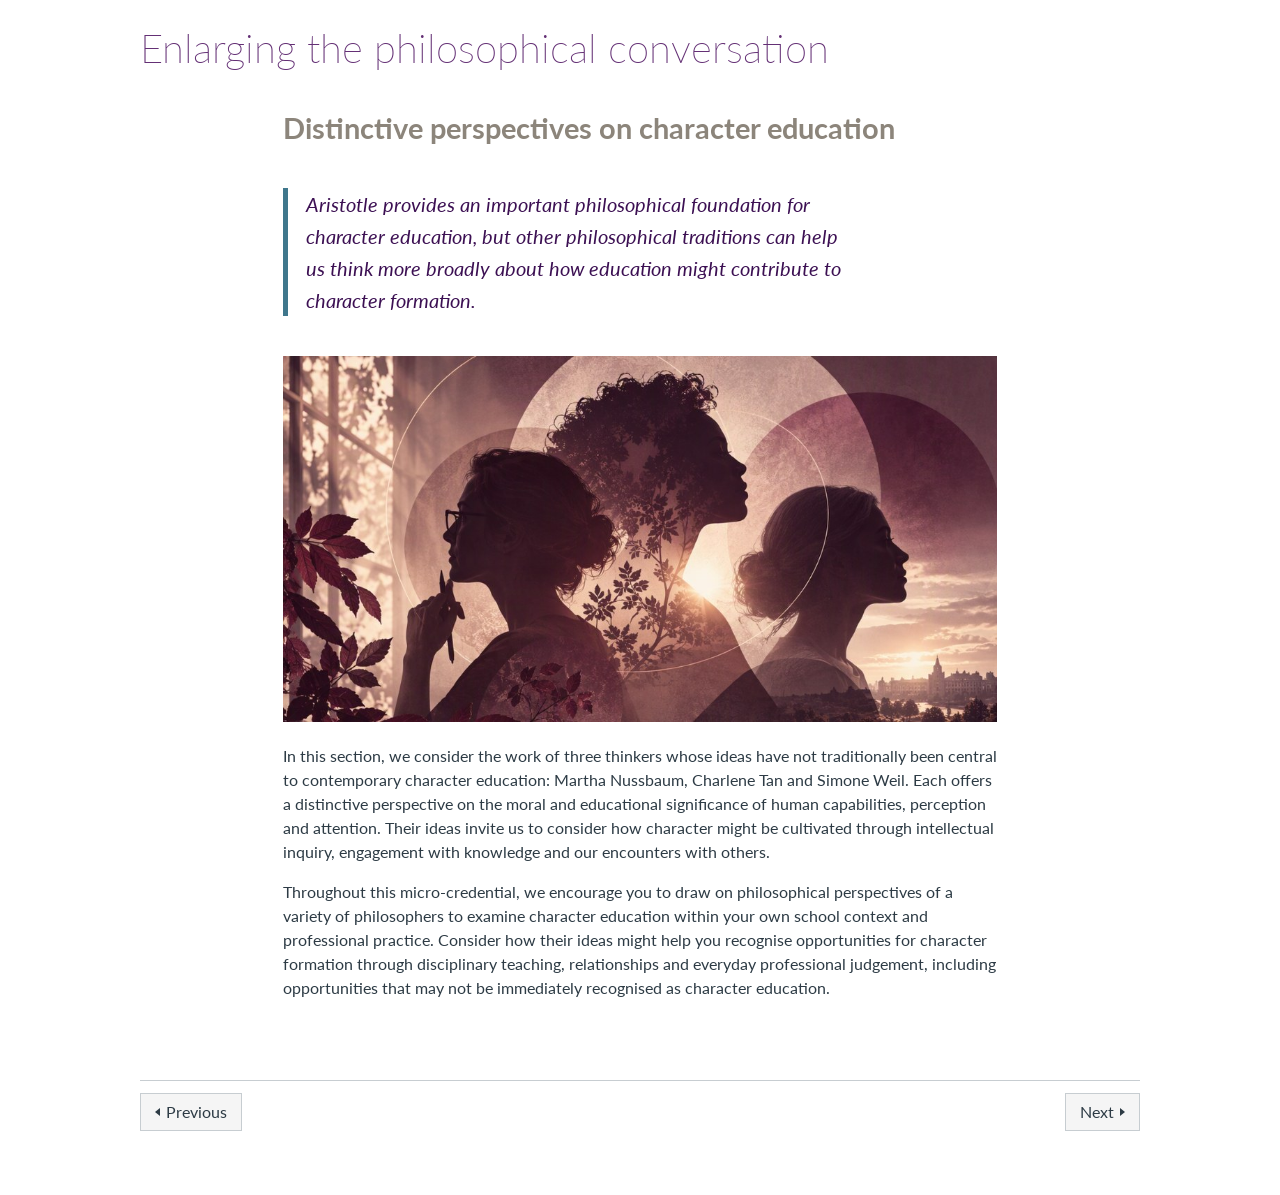
<file: enlarging-the-conversation.html>
<!DOCTYPE html>
<html lang="en-AU">
<head>
  <meta charset="utf-8">
  <meta name="viewport" content="width=device-width, initial-scale=1">
  <title>Enlarging the philosophical conversation | Character, Flourishing and the Moral Purposes of Education</title>

  <!-- Same order Canvas loads them: root account, Short Courses theme, then the Canvas stand-in -->
  <link rel="stylesheet" href="css/root.css">
  <link rel="stylesheet" href="css/acu.shortcourse_Theme_v4_1.css">
  <link rel="stylesheet" href="css/acu.main.css">
  <link rel="stylesheet" href="css/canvas-shell.css">
  <script src="js/acu-interactives.js" defer></script>
</head>
<body class="pages show">
  <div id="content-wrapper">
    <div id="content" role="main">
      <div id="wiki_page_show">
        <div class="show-content user_content clearfix enhanced">

          <h1 class="page-title">Enlarging the philosophical conversation</h1>

          <h2>Distinctive perspectives on character education</h2>
          <blockquote>
              <h3><span style="color: #3c1053;">Aristotle provides an important philosophical foundation for character education, but other philosophical traditions can help us think more broadly about how education might contribute to character formation.</span></h3>
          </blockquote>
          <p><img src="images/philosophical-conversation.jpg" alt="Silhouettes of three women thinkers in profile"></p>
          <p>In this section, we consider the work of three thinkers whose ideas have not traditionally been central to contemporary character education: Martha Nussbaum, Charlene Tan and Simone Weil. Each offers a distinctive perspective on the moral and educational significance of human capabilities, perception and attention. Their ideas invite us to consider how character might be cultivated through intellectual inquiry, engagement with knowledge and our encounters with others.</p>
          <p>Throughout this micro-credential, we encourage you to draw on philosophical perspectives of a variety of philosophers to examine character education within your own school context and professional practice. Consider how their ideas might help you recognise opportunities for character formation through disciplinary teaching, relationships and everyday professional judgement, including opportunities that may not be immediately recognised as character education.</p>

        </div>
      </div>

      <div id="module_navigation_target">
        <nav class="module-sequence-footer" aria-label="Module navigation">
          <hr class="module-sequence-rule">
          <div class="module-sequence-footer-content">
            <span class="module-sequence-footer-button--previous">
              <a class="Button" href="aristotle.html"><i class="icon-mini-arrow-left" aria-hidden="true"></i>Previous<span class="screenreader-only">: Aristotle: Eudaimonia, virtue and practical wisdom</span></a>
            </span>
            <span class="module-sequence-footer-button--next">
              <a class="Button" href="teachers-as-moral-agents.html">Next<i class="icon-mini-arrow-right" aria-hidden="true"></i><span class="screenreader-only">: Teachers as moral agents</span></a>
            </span>
          </div>
        </nav>
      </div>
    </div>
  </div>
</body>
</html>
</file>
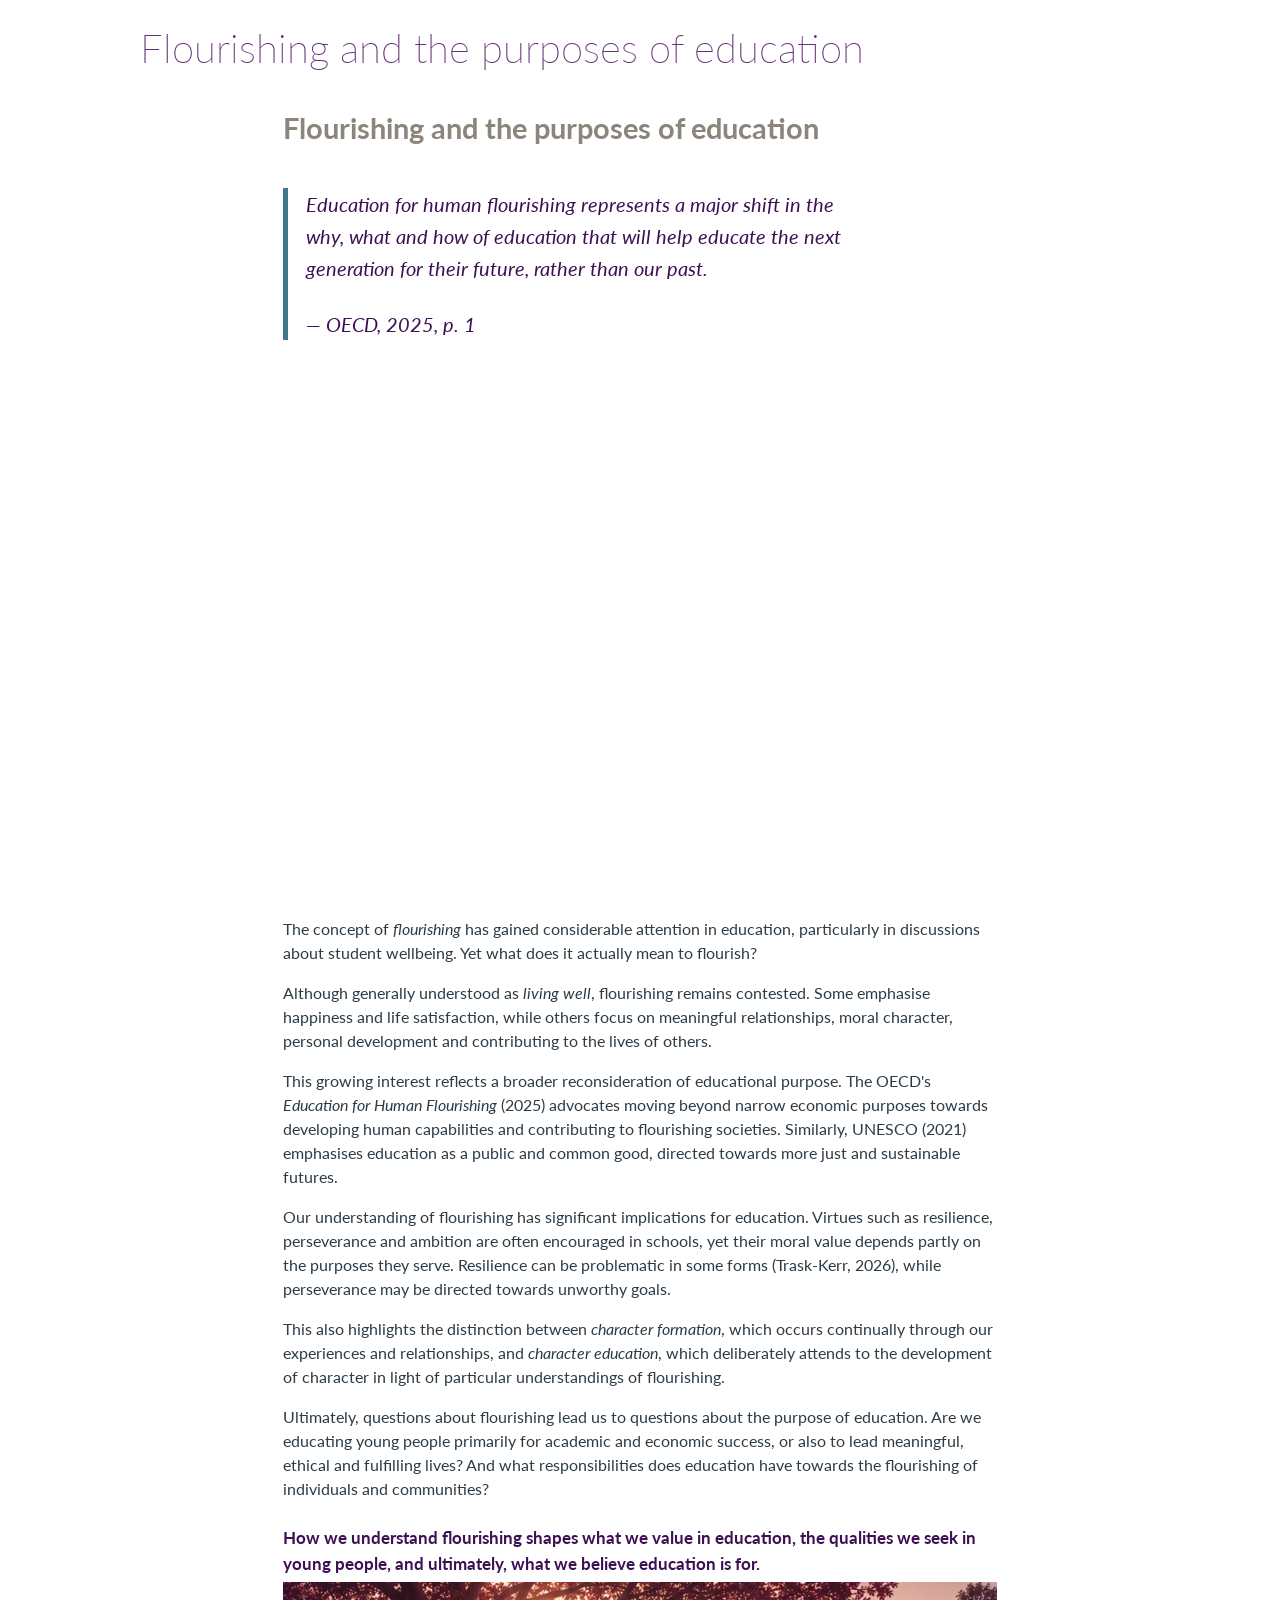
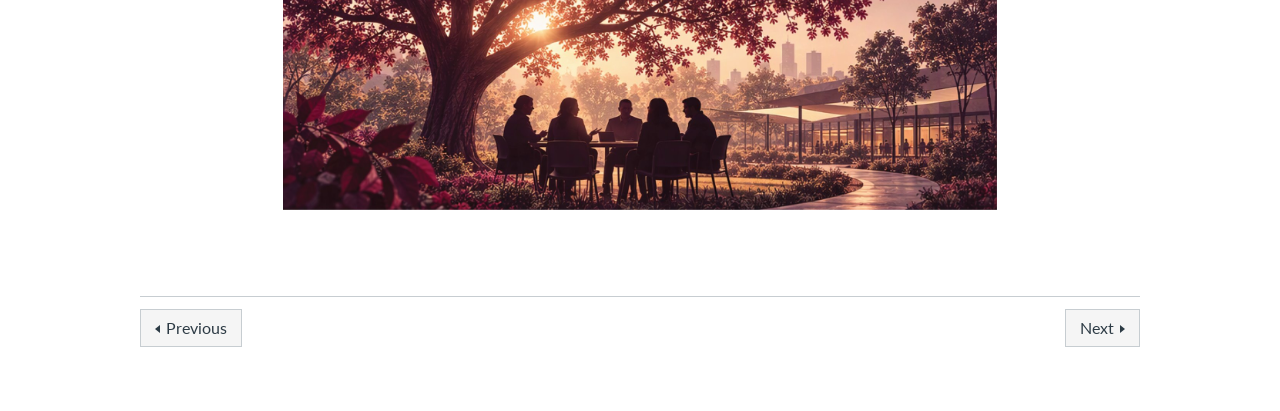
<file: flourishing.html>
<!DOCTYPE html>
<html lang="en-AU">
<head>
  <meta charset="utf-8">
  <meta name="viewport" content="width=device-width, initial-scale=1">
  <title>Flourishing and the purposes of education | Character, Flourishing and the Moral Purposes of Education</title>

  <!-- Same order Canvas loads them: root account, Short Courses theme, then the Canvas stand-in -->
  <link rel="stylesheet" href="css/root.css">
  <link rel="stylesheet" href="css/acu.shortcourse_Theme_v4_1.css">
  <link rel="stylesheet" href="css/acu.main.css">
  <link rel="stylesheet" href="css/canvas-shell.css">
  <script src="js/acu-interactives.js" defer></script>
</head>
<body class="pages show">
  <div id="content-wrapper">
    <div id="content" role="main">
      <div id="wiki_page_show">
        <div class="show-content user_content clearfix enhanced">

          <h1 class="page-title">Flourishing and the purposes of education</h1>

          <h2>Flourishing and the purposes of education</h2>
          <blockquote>
              <h3><span style="color: #3c1053;">Education for human flourishing represents a major shift in the why, what and how of education that will help educate the next generation for their future, rather than our past.</span></h3>
              <h3><span style="color: #3c1053;">&mdash; OECD, 2025, p. 1</span></h3>
          </blockquote>
          <figure style="aspect-ratio: auto; margin-top: 1rem;">
              <iframe title="The purpose of education" src="https://echo360.net.au/media/c707fcdc-c3d4-4ca8-94c0-0dfa280c3186/public?autoplay=false&amp;automute=false" width="1280" height="720" loading="lazy" allowfullscreen="allowfullscreen" frameborder="0"></iframe>
          </figure>
          <p>The concept of <em>flourishing</em> has gained considerable attention in education, particularly in discussions about student wellbeing. Yet what does it actually mean to flourish?</p>
          <p>Although generally understood as <em>living well</em>, flourishing remains contested. Some emphasise happiness and life satisfaction, while others focus on meaningful relationships, moral character, personal development and contributing to the lives of others.</p>
          <p>This growing interest reflects a broader reconsideration of educational purpose. The OECD's <em>Education for Human Flourishing</em> (2025) advocates moving beyond narrow economic purposes towards developing human capabilities and contributing to flourishing societies. Similarly, UNESCO (2021) emphasises education as a public and common good, directed towards more just and sustainable futures.</p>
          <p>Our understanding of flourishing has significant implications for education. Virtues such as resilience, perseverance and ambition are often encouraged in schools, yet their moral value depends partly on the purposes they serve. Resilience can be problematic in some forms (Trask-Kerr, 2026), while perseverance may be directed towards unworthy goals.</p>
          <p>This also highlights the distinction between <em>character formation</em>, which occurs continually through our experiences and relationships, and <em>character education</em>, which deliberately attends to the development of character in light of particular understandings of flourishing.</p>
          <p>Ultimately, questions about flourishing lead us to questions about the purpose of education. Are we educating young people primarily for academic and economic success, or also to lead meaningful, ethical and fulfilling lives? And what responsibilities does education have towards the flourishing of individuals and communities?</p>
          <h4><span style="color: #3c1053;">How we understand flourishing shapes what we value in education, the qualities we seek in young people, and ultimately, what we believe education is for.</span></h4>
          <p><img src="images/teachers-debating.jpg" alt="Teachers debating regarding teaching practices"></p>

        </div>
      </div>

      <div id="module_navigation_target">
        <nav class="module-sequence-footer" aria-label="Module navigation">
          <hr class="module-sequence-rule">
          <div class="module-sequence-footer-content">
            <span class="module-sequence-footer-button--previous">
              <a class="Button" href="module-1-sample.html"><i class="icon-mini-arrow-left" aria-hidden="true"></i>Previous<span class="screenreader-only">: Module 1 Sample</span></a>
            </span>
            <span class="module-sequence-footer-button--next">
              <a class="Button" href="aristotle.html">Next<i class="icon-mini-arrow-right" aria-hidden="true"></i><span class="screenreader-only">: Aristotle: Eudaimonia, virtue and practical wisdom</span></a>
            </span>
          </div>
        </nav>
      </div>
    </div>
  </div>
</body>
</html>
</file>
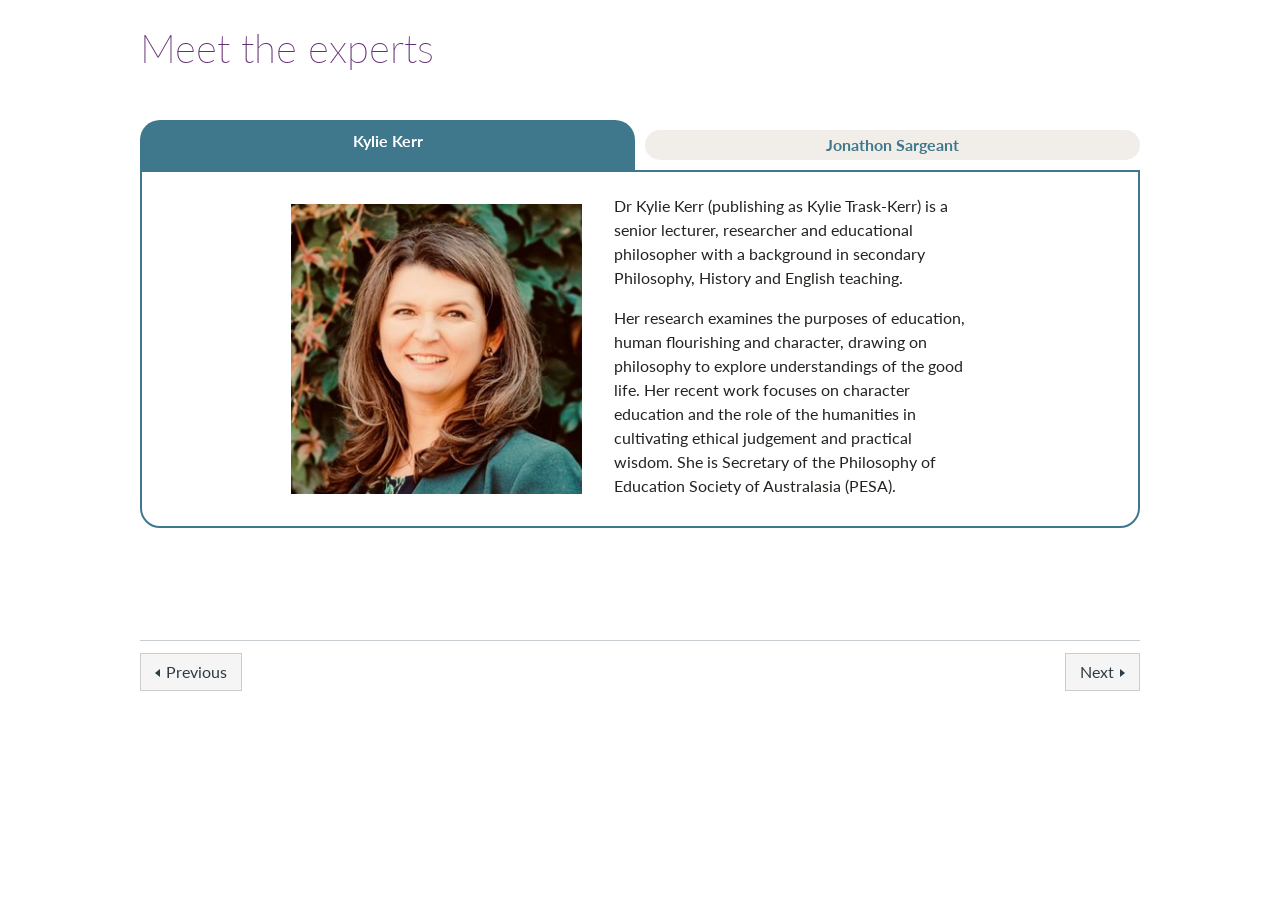
<file: meet-the-experts.html>
<!DOCTYPE html>
<html lang="en-AU">
<head>
  <meta charset="utf-8">
  <meta name="viewport" content="width=device-width, initial-scale=1">
  <title>Meet the experts | Character, Flourishing and the Moral Purposes of Education</title>

  <!-- Same order Canvas loads them: root account, Short Courses theme, then the Canvas stand-in -->
  <link rel="stylesheet" href="css/root.css">
  <link rel="stylesheet" href="css/acu.shortcourse_Theme_v4_1.css">
  <link rel="stylesheet" href="css/acu.main.css">
  <link rel="stylesheet" href="css/canvas-shell.css">
  <script src="js/acu-interactives.js" defer></script>
</head>
<body class="pages show">
  <div id="content-wrapper">
    <div id="content" role="main">
      <div id="wiki_page_show">
        <div class="show-content user_content clearfix enhanced">

          <h1 class="page-title">Meet the experts</h1>

          <div class="acu_tab" data-tab-layout-type="top">
            <div>Kylie Kerr</div>
            <div>
              <figure class="aspect-1-1 left-align-tab"><img src="images/experts/kylie-kerr.jpg" alt="Kylie Kerr" width="300"></figure>
              <p>Dr Kylie Kerr (publishing as Kylie Trask-Kerr) is a senior lecturer, researcher and educational philosopher with a background in secondary Philosophy, History and English teaching.</p>
              <p>Her research examines the purposes of education, human flourishing and character, drawing on philosophy to explore understandings of the good life. Her recent work focuses on character education and the role of the humanities in cultivating ethical judgement and practical wisdom. She is Secretary of the Philosophy of Education Society of Australasia (PESA).</p>
            </div>
            <div>Jonathon Sargeant</div>
            <div>
              <figure class="aspect-1-1 right-align-tab"><img src="images/experts/jonathon-sargeant.jpg" alt="Jonathon Sargeant" width="300"></figure>
              <p>Dr Jonathon Sargeant is a senior lecturer and researcher in Inclusive Education and Classroom Management at Australian Catholic University, where he leads the suite of safeguarding units.</p>
              <p>His research examines children&rsquo;s participation, educational rights and wellbeing, with a focus on how young people&rsquo;s perspectives inform educational practice.</p>
              <p>His recent work on character education explores how students understand the purposes of schooling and how humanities curricula can support ethical inquiry and the development of practical wisdom.</p>
            </div>
          </div>

        </div>
      </div>

      <div id="module_navigation_target">
        <nav class="module-sequence-footer" aria-label="Module navigation">
          <hr class="module-sequence-rule">
          <div class="module-sequence-footer-content">
            <span class="module-sequence-footer-button--previous">
              <a class="Button" href="overview.html"><i class="icon-mini-arrow-left" aria-hidden="true"></i>Previous<span class="screenreader-only">: Overview</span></a>
            </span>
            <span class="module-sequence-footer-button--next">
              <a class="Button" href="module-1-sample.html">Next<i class="icon-mini-arrow-right" aria-hidden="true"></i><span class="screenreader-only">: Module 1 Sample</span></a>
            </span>
          </div>
        </nav>
      </div>
    </div>
  </div>
</body>
</html>
</file>
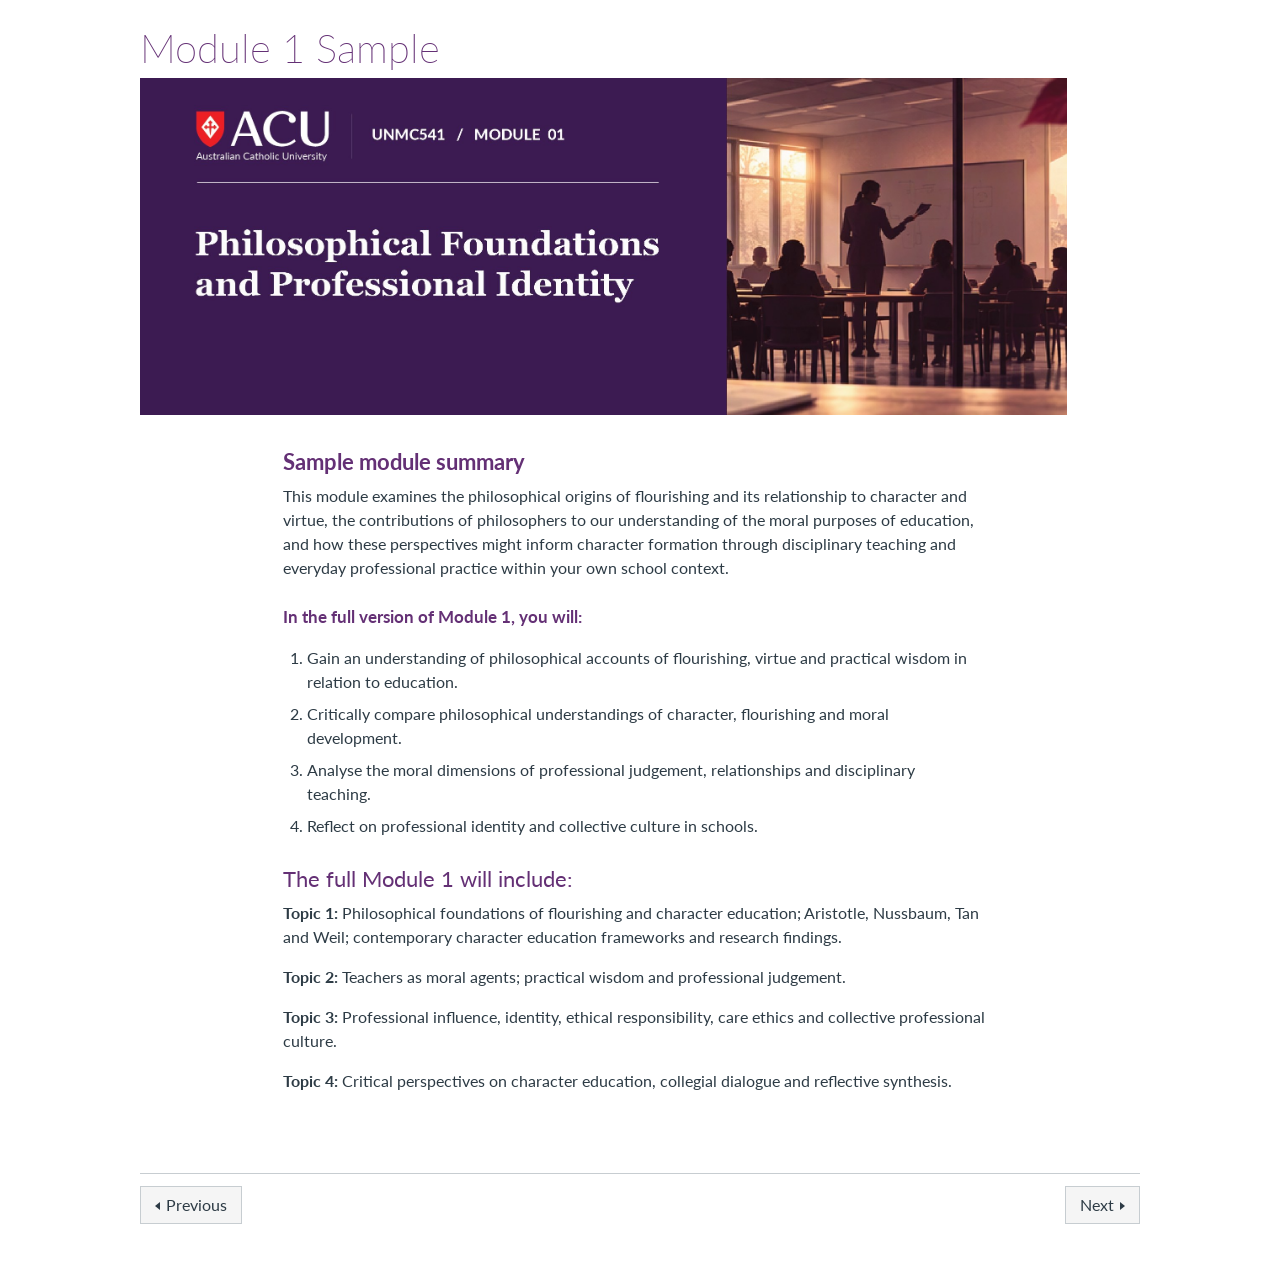
<file: module-1-sample.html>
<!DOCTYPE html>
<html lang="en-AU">
<head>
  <meta charset="utf-8">
  <meta name="viewport" content="width=device-width, initial-scale=1">
  <title>Module 1 Sample | Character, Flourishing and the Moral Purposes of Education</title>

  <!-- Same order Canvas loads them: root account, Short Courses theme, then the Canvas stand-in -->
  <link rel="stylesheet" href="css/root.css">
  <link rel="stylesheet" href="css/acu.shortcourse_Theme_v4_1.css">
  <link rel="stylesheet" href="css/acu.main.css">
  <link rel="stylesheet" href="css/canvas-shell.css">
  <script src="js/acu-interactives.js" defer></script>
</head>
<body class="pages show">
  <div id="content-wrapper">
    <div id="content" role="main">
      <div id="wiki_page_show">
        <div class="show-content user_content clearfix enhanced">

          <h1 class="page-title">Module 1 Sample</h1>

          <p class="banner"><img src="images/banner-module-1.jpg" alt="Module 1 Banner" width="927"></p>
          <h3><strong>Sample module summary</strong></h3>
          <p>This module examines the philosophical origins of flourishing and its relationship to character and virtue, the contributions of philosophers to our understanding of the moral purposes of education, and how these perspectives might inform character formation through disciplinary teaching and everyday professional practice within your own school context.</p>
          <h4><strong>In the full version of Module 1, you will:</strong></h4>
          <ol>
              <li>Gain an understanding of philosophical accounts of flourishing, virtue and practical wisdom in relation to education.</li>
              <li>Critically compare philosophical understandings of character, flourishing and moral development.</li>
              <li>Analyse the moral dimensions of professional judgement, relationships and disciplinary teaching.</li>
              <li>Reflect on professional identity and collective culture in schools.</li>
          </ol>
          <h3>The full Module 1 will include:</h3>
          <p><strong>Topic 1:</strong> Philosophical foundations of flourishing and character education; Aristotle, Nussbaum, Tan and Weil; contemporary character education frameworks and research findings.</p>
          <p><strong>Topic 2:</strong> Teachers as moral agents; practical wisdom and professional judgement.</p>
          <p><strong>Topic 3: </strong>Professional influence, identity, ethical responsibility, care ethics and collective professional culture.</p>
          <p><strong>Topic 4:</strong> Critical perspectives on character education, collegial dialogue and reflective synthesis.</p>

        </div>
      </div>

      <div id="module_navigation_target">
        <nav class="module-sequence-footer" aria-label="Module navigation">
          <hr class="module-sequence-rule">
          <div class="module-sequence-footer-content">
            <span class="module-sequence-footer-button--previous">
              <a class="Button" href="meet-the-experts.html"><i class="icon-mini-arrow-left" aria-hidden="true"></i>Previous<span class="screenreader-only">: Meet the experts</span></a>
            </span>
            <span class="module-sequence-footer-button--next">
              <a class="Button" href="flourishing.html">Next<i class="icon-mini-arrow-right" aria-hidden="true"></i><span class="screenreader-only">: Flourishing and the purposes of education</span></a>
            </span>
          </div>
        </nav>
      </div>
    </div>
  </div>
</body>
</html>
</file>
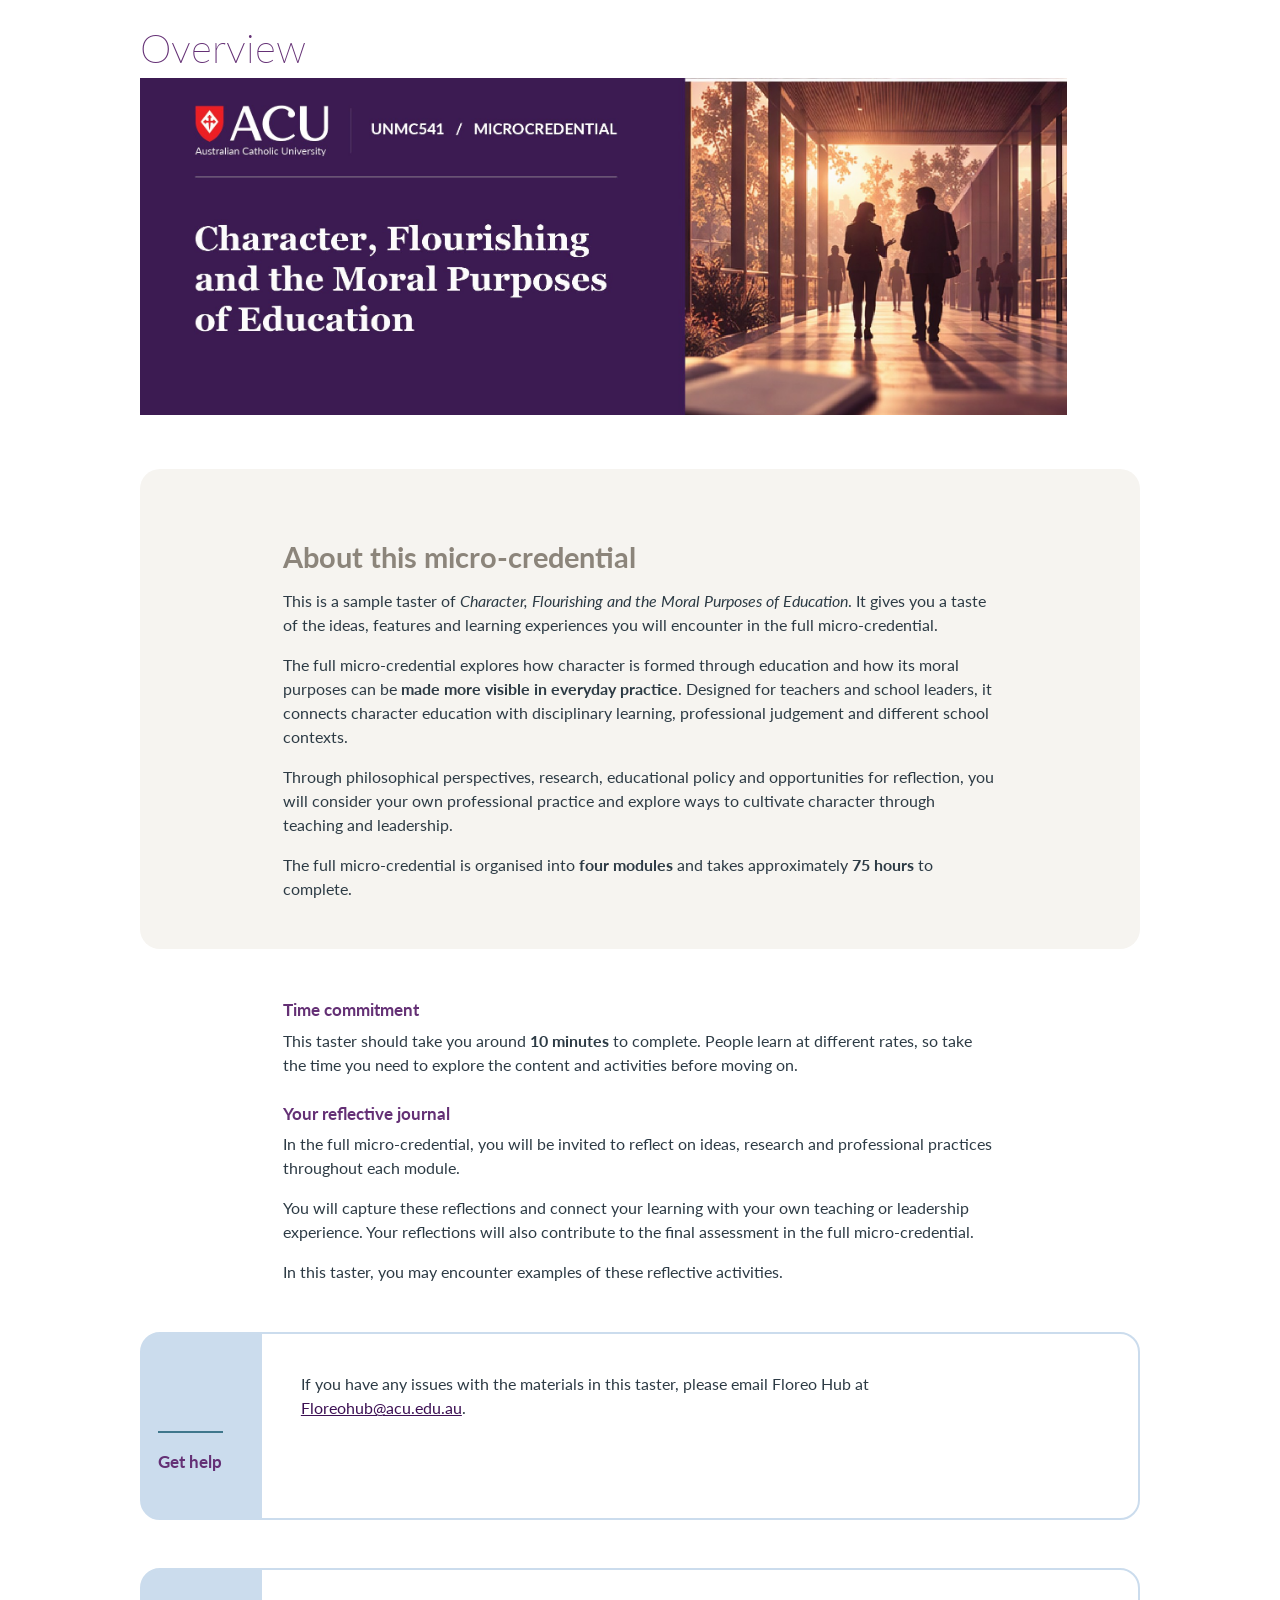
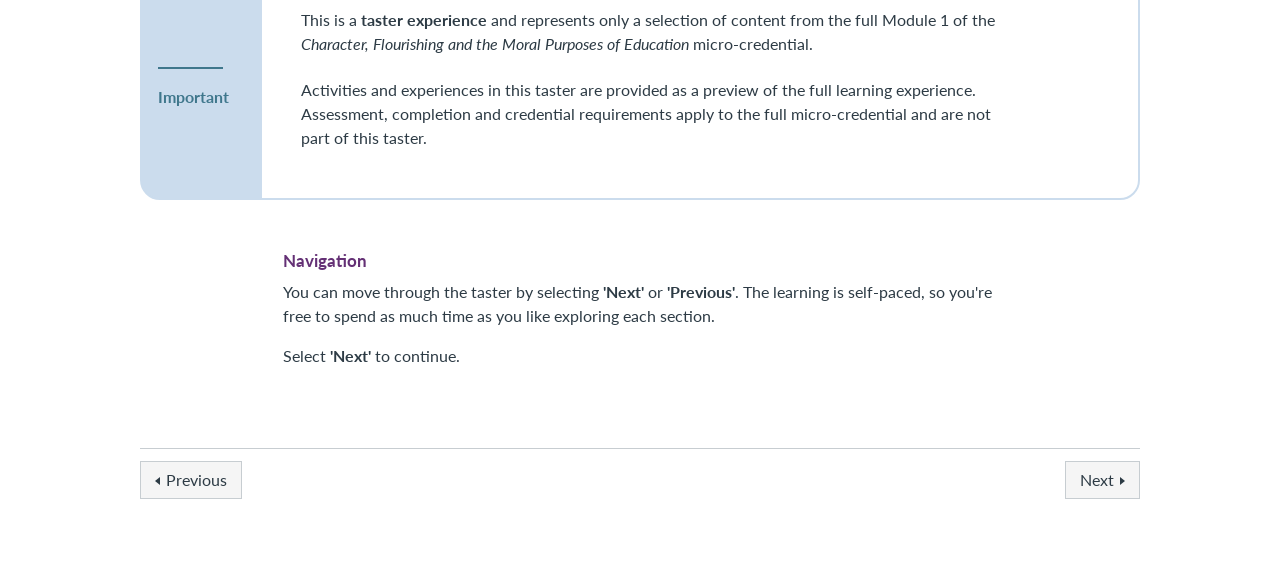
<file: overview.html>
<!DOCTYPE html>
<html lang="en-AU">
<head>
  <meta charset="utf-8">
  <meta name="viewport" content="width=device-width, initial-scale=1">
  <title>Overview | Character, Flourishing and the Moral Purposes of Education</title>

  <!-- Same order Canvas loads them: root account, Short Courses theme, then the Canvas stand-in -->
  <link rel="stylesheet" href="css/root.css">
  <link rel="stylesheet" href="css/acu.shortcourse_Theme_v4_1.css">
  <link rel="stylesheet" href="css/acu.main.css">
  <link rel="stylesheet" href="css/canvas-shell.css">
  <script src="js/acu-interactives.js" defer></script>
</head>
<body class="pages show">
  <div id="content-wrapper">
    <div id="content" role="main">
      <div id="wiki_page_show">
        <div class="show-content user_content clearfix enhanced">

          <h1 class="page-title">Overview</h1>

          <p class="banner"><img src="images/banner-character-education.jpg" alt="Course Banner" width="927"></p>
          <div class="well">
              <h2>About this micro-credential</h2>
              <div>
                  <p>This is a sample taster of <em>Character, Flourishing and the Moral Purposes of Education</em>. It gives you a taste of the ideas, features and learning experiences you will encounter in the full micro-credential.</p>
                  <p>The full micro-credential explores how character is formed through education and how its moral purposes can be <strong>made more visible in everyday practice</strong>. Designed for teachers and school leaders, it connects character education with disciplinary learning, professional judgement and different school contexts.</p>
                  <p>Through philosophical perspectives, research, educational policy and opportunities for reflection, you will consider your own professional practice and explore ways to cultivate character through teaching and leadership.</p>
                  <p>The full micro-credential is organised into <strong>four modules</strong> and takes approximately <strong>75 hours</strong> to complete.</p>
              </div>
          </div>
          <h4>Time commitment</h4>
          <p>This taster should take you around <strong>10 minutes</strong> to complete. People learn at different rates, so take the time you need to explore the content and activities before moving on.</p>
          <h4>Your reflective journal</h4>
          <p>In the full micro-credential, you will be invited to reflect on ideas, research and professional practices throughout each module.</p>
          <p>You will capture these reflections and connect your learning with your own teaching or leadership experience. Your reflections will also contribute to the final assessment in the full micro-credential.</p>
          <p>In this taster, you may encounter examples of these reflective activities.</p>
          <div class="well well-side-tab">
              <div class="icon icon-tip">
                  <h4>Get help</h4>
              </div>
              <p>If you have any issues with the materials in this taster, please email Floreo Hub at <a href="mailto:Floreohub@acu.edu.au" target="_blank" rel="noopener">Floreohub@acu.edu.au</a>.</p>
          </div>
          <div class="well well-side-tab">
              <div class="icon icon-important">
                  <p>Important</p>
              </div>
              <p>This is a <strong>taster experience</strong> and represents only a selection of content from the full Module 1 of the <em>Character, Flourishing and the Moral Purposes of Education</em> micro-credential.</p>
              <p>Activities and experiences in this taster are provided as a preview of the full learning experience. Assessment, completion and credential requirements apply to the full micro-credential and are not part of this taster.</p>
          </div>
          <h4>Navigation</h4>
          <p>You can move through the taster by selecting <strong>'Next'</strong> or <strong>'Previous'</strong>. The learning is self-paced, so you're free to spend as much time as you like exploring each section.</p>
          <p>Select <strong>'Next'</strong> to continue.</p>

        </div>
      </div>

      <div id="module_navigation_target">
        <nav class="module-sequence-footer" aria-label="Module navigation">
          <hr class="module-sequence-rule">
          <div class="module-sequence-footer-content">
            <span class="module-sequence-footer-button--previous">
              <a class="Button" href="index.html"><i class="icon-mini-arrow-left" aria-hidden="true"></i>Previous<span class="screenreader-only">: Microcredential Sample</span></a>
            </span>
            <span class="module-sequence-footer-button--next">
              <a class="Button" href="meet-the-experts.html">Next<i class="icon-mini-arrow-right" aria-hidden="true"></i><span class="screenreader-only">: Meet the experts</span></a>
            </span>
          </div>
        </nav>
      </div>
    </div>
  </div>
</body>
</html>
</file>
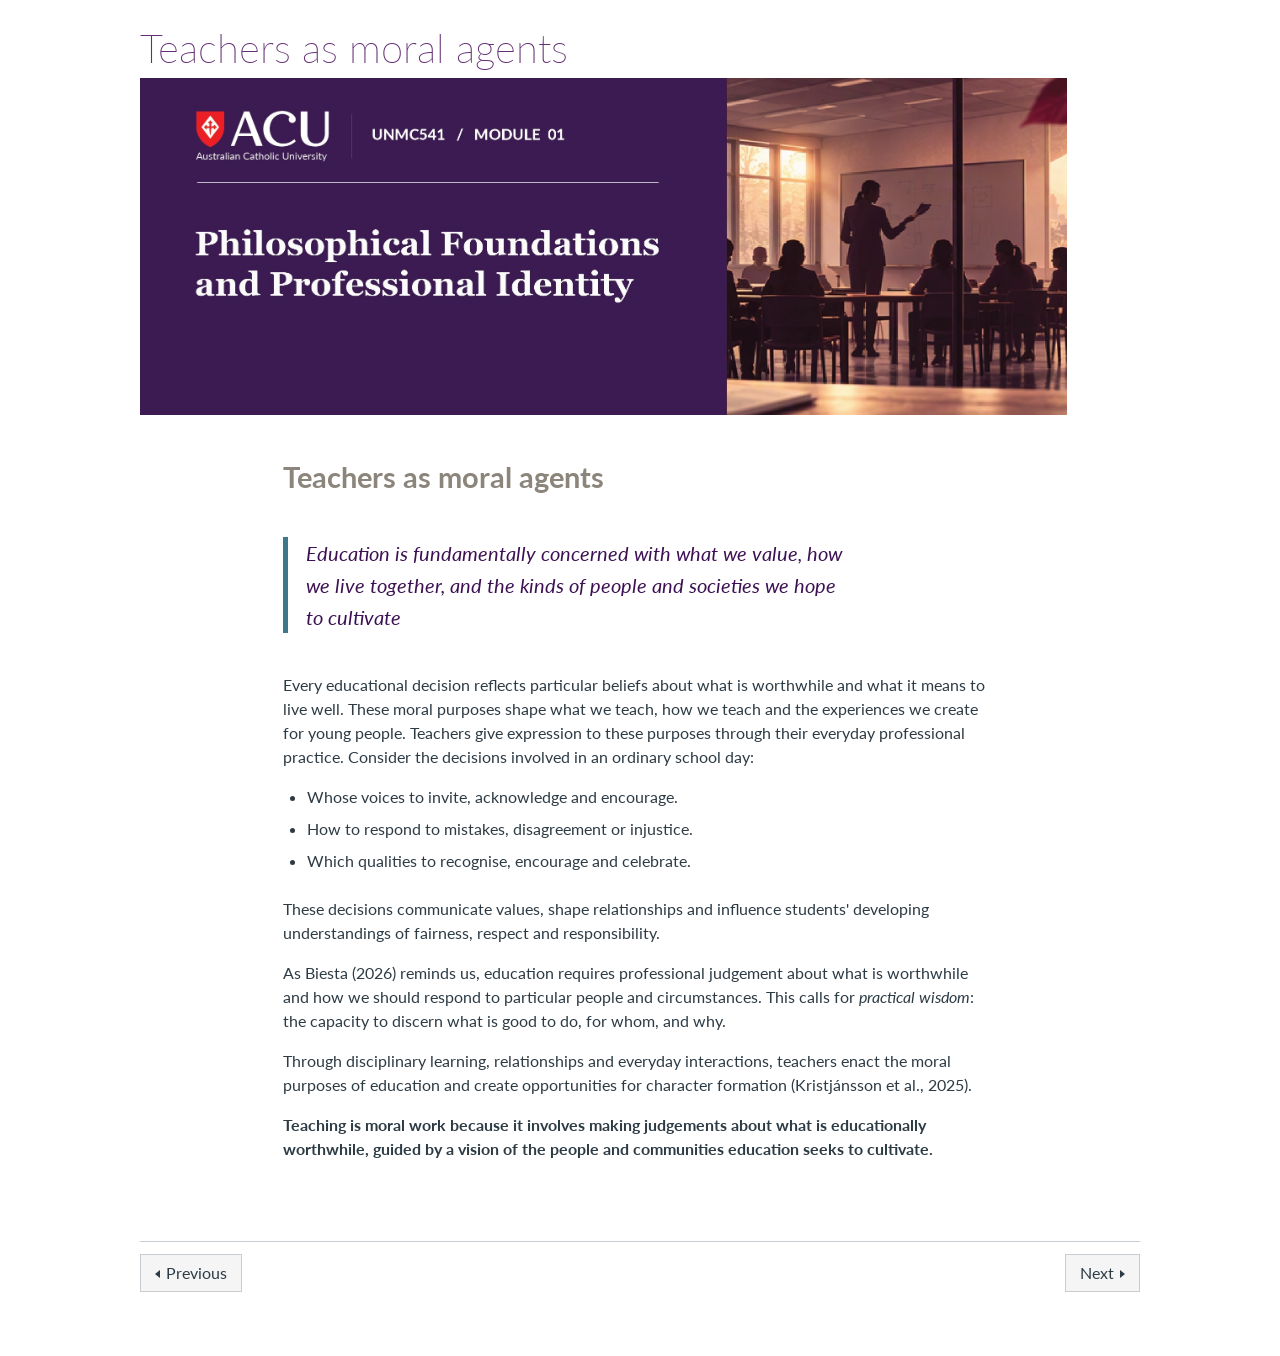
<file: teachers-as-moral-agents.html>
<!DOCTYPE html>
<html lang="en-AU">
<head>
  <meta charset="utf-8">
  <meta name="viewport" content="width=device-width, initial-scale=1">
  <title>Teachers as moral agents | Character, Flourishing and the Moral Purposes of Education</title>

  <!-- Same order Canvas loads them: root account, Short Courses theme, then the Canvas stand-in -->
  <link rel="stylesheet" href="css/root.css">
  <link rel="stylesheet" href="css/acu.shortcourse_Theme_v4_1.css">
  <link rel="stylesheet" href="css/acu.main.css">
  <link rel="stylesheet" href="css/canvas-shell.css">
  <script src="js/acu-interactives.js" defer></script>
</head>
<body class="pages show">
  <div id="content-wrapper">
    <div id="content" role="main">
      <div id="wiki_page_show">
        <div class="show-content user_content clearfix enhanced">

          <h1 class="page-title">Teachers as moral agents</h1>

          <p class="banner"><img src="images/banner-module-1.jpg" alt="Module 1: Philosophical Foundations and Professional Identity" width="927"></p>
          <h2>Teachers as moral agents</h2>
          <blockquote>
              <h3><span style="color: #3c1053;">Education is fundamentally concerned with what we value, how we live together, and the kinds of people and societies we hope to cultivate</span></h3>
          </blockquote>
          <p>Every educational decision reflects particular beliefs about what is worthwhile and what it means to live well. These moral purposes shape what we teach, how we teach and the experiences we create for young people. Teachers give expression to these purposes through their everyday professional practice. Consider the decisions involved in an ordinary school day:</p>
          <ul>
              <li>Whose voices to invite, acknowledge and encourage.</li>
              <li>How to respond to mistakes, disagreement or injustice.</li>
              <li>Which qualities to recognise, encourage and celebrate.</li>
          </ul>
          <p>These decisions communicate values, shape relationships and influence students' developing understandings of fairness, respect and responsibility.</p>
          <p>As Biesta (2026) reminds us, education requires professional judgement about what is worthwhile and how we should respond to particular people and circumstances. This calls for <em>practical wisdom</em>: the capacity to discern what is good to do, for whom, and why.</p>
          <p>Through disciplinary learning, relationships and everyday interactions, teachers enact the moral purposes of education and create opportunities for character formation (Kristj&aacute;nsson et al., 2025).</p>
          <p><strong>Teaching is moral work because it involves making judgements about what is educationally worthwhile, guided by a vision of the people and communities education seeks to cultivate.</strong></p>

        </div>
      </div>

      <div id="module_navigation_target">
        <nav class="module-sequence-footer" aria-label="Module navigation">
          <hr class="module-sequence-rule">
          <div class="module-sequence-footer-content">
            <span class="module-sequence-footer-button--previous">
              <a class="Button" href="enlarging-the-conversation.html"><i class="icon-mini-arrow-left" aria-hidden="true"></i>Previous<span class="screenreader-only">: Enlarging the philosophical conversation</span></a>
            </span>
            <span class="module-sequence-footer-button--next">
              <a class="Button" href="thank-you.html">Next<i class="icon-mini-arrow-right" aria-hidden="true"></i><span class="screenreader-only">: Thank you</span></a>
            </span>
          </div>
        </nav>
      </div>
    </div>
  </div>
</body>
</html>
</file>
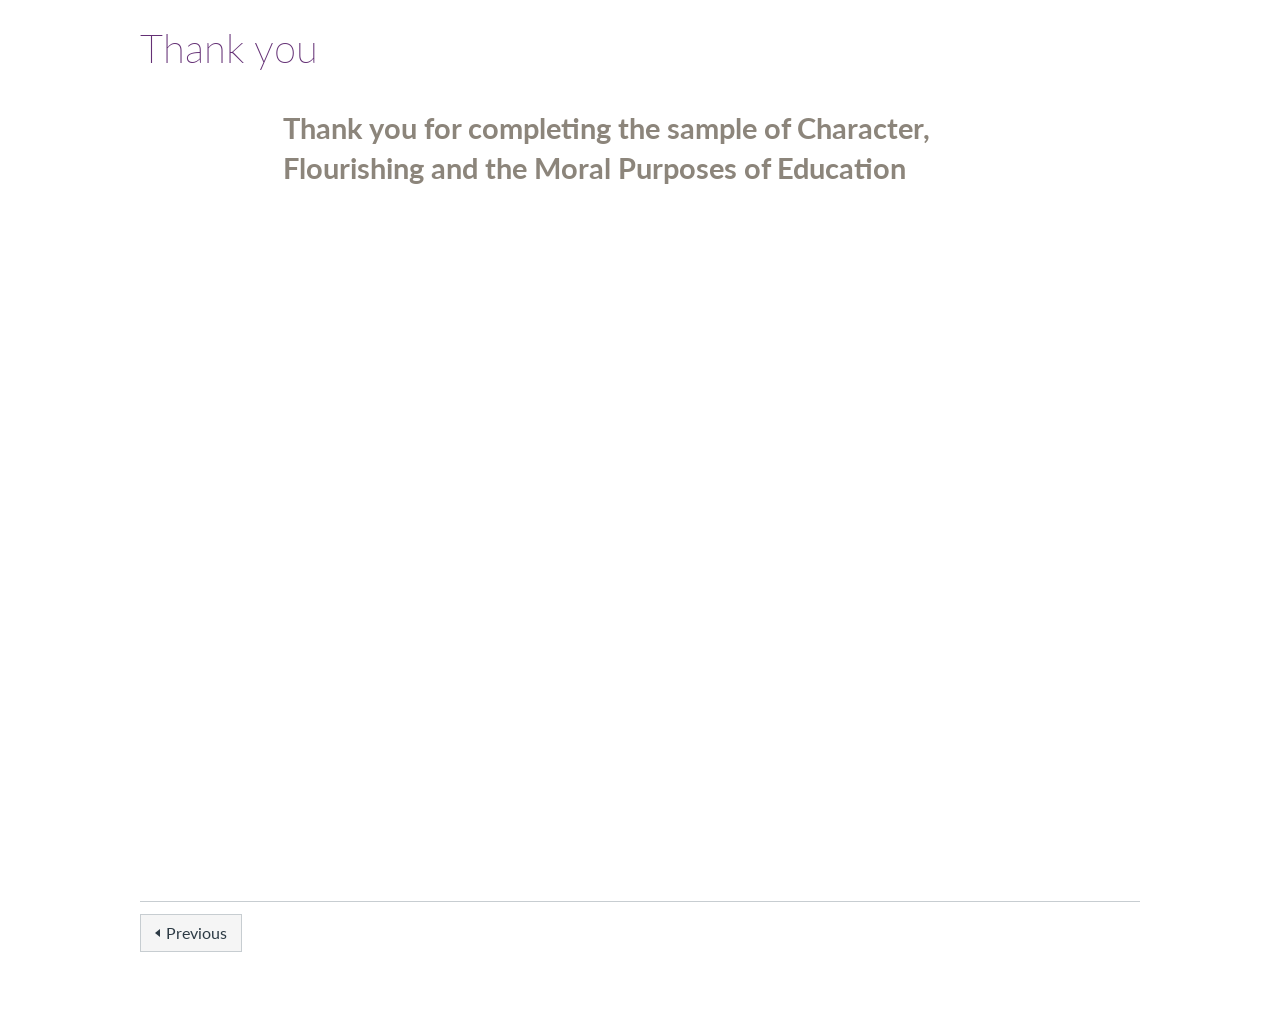
<file: thank-you.html>
<!DOCTYPE html>
<html lang="en-AU">
<head>
  <meta charset="utf-8">
  <meta name="viewport" content="width=device-width, initial-scale=1">
  <title>Thank you | Character, Flourishing and the Moral Purposes of Education</title>

  <!-- Same order Canvas loads them: root account, Short Courses theme, then the Canvas stand-in -->
  <link rel="stylesheet" href="css/root.css">
  <link rel="stylesheet" href="css/acu.shortcourse_Theme_v4_1.css">
  <link rel="stylesheet" href="css/acu.main.css">
  <link rel="stylesheet" href="css/canvas-shell.css">
  <script src="js/acu-interactives.js" defer></script>
</head>
<body class="pages show">
  <div id="content-wrapper">
    <div id="content" role="main">
      <div id="wiki_page_show">
        <div class="show-content user_content clearfix enhanced">

          <h1 class="page-title">Thank you</h1>

          <h2>Thank you for completing the sample of Character, Flourishing and the Moral Purposes of Education</h2>
          <figure class="full width" style="aspect-ratio: auto;"><iframe title="Character, Flourishing and the Moral Purposes of Education sample feedback form" style="max-width: 100%; max-height: 100vh; border: medium none currentcolor;" src="https://forms.cloud.microsoft/r/VxQRQKzvCA?origin=lprLink" width="640px" height="480px" loading="lazy" allowfullscreen="allowfullscreen"></iframe></figure>

        </div>
      </div>

      <div id="module_navigation_target">
        <nav class="module-sequence-footer" aria-label="Module navigation">
          <hr class="module-sequence-rule">
          <div class="module-sequence-footer-content">
            <span class="module-sequence-footer-button--previous">
              <a class="Button" href="teachers-as-moral-agents.html"><i class="icon-mini-arrow-left" aria-hidden="true"></i>Previous<span class="screenreader-only">: Teachers as moral agents</span></a>
            </span>
          </div>
        </nav>
      </div>
    </div>
  </div>
</body>
</html>
</file>
<file: css/root.css>
@charset "UTF-8";
/* 
file name:  src/styles/typograpghy.scss

HELLO

created: 	230622
notes: 		This stylesheet is for rules relating to basic typography tags. (ie, <p>, <h1>, <h2>)
version: 	1.0 deployed in prod | S Malcolm
			1.1 changes to suit base acu brand and user feedback | camilanovic
			1.2 changes to font selection and heading/blockquote styles | mahood
			
*/
/*

	created:  	221001
	notes:    	housing variables that will be reused across many stylesheets
	version:  	1.0 init setup | s malcolm
				1.1 adjustments for canvas core x | camilanovic
				1.2 changes to default font | mahood
*/
/*
$fonts: (
	'body': $web-font,
	'feature': $web-font,
	'link': $web-font
);*/
h1 {
  font-weight: 500;
  font-size: 2rem; }

h1,
.pages.show .page-title {
  color: #252320; }
  h1.page-title,
  .pages.show .page-title.page-title {
    font-size: 2rem;
    font-weight: bold;
    border-left: 4px solid #e0061f;
    margin: 1.5rem 0 1.5rem 0;
    padding-left: .75rem; }

h2,
#announcements_on_home_page h2,
#announcements_on_home_page h1,
#dashboard h1,
#dashboard_header_container .hidden-phone {
  color: #252320;
  font-weight: 600;
  font-size: 1.6rem; }

#announcements_on_home_page h2,
#announcements_on_home_page h1 {
  font-size: 1.1rem; }

#course_home_content h2.ic-Action-header__Heading,
#course_home_content h1.ic-Action-header__Heading {
  color: #ffffff;
  font-weight: 600;
  font-size: 1.5rem; }

h3 {
  color: #252320;
  font-weight: 600;
  font-size: 1.4rem; }

h4 {
  color: #252320;
  font-weight: 600;
  font-size: 1.2rem;
  margin-top: 1.75rem; }

h5 {
  font-size: 1.1rem;
  color: #747474;
  font-weight: 600; }

h6 {
  color: #747474;
  font-size: 1rem; }

h2 + h3,
h3 + h4,
h4 + h5,
h5 + h6 {
  margin-top: 0; }

hr {
  margin-bottom: 2rem; }

blockquote {
  border-left: 3px solid #D8CFDD;
  padding: 0.1rem 1rem;
  margin: 1.5rem 0;
  color: #3c1054;
  width: 80%;
  padding: 1rem;
  font-weight: 600; }

blockquote p {
  margin: 0;
  font-size: 1rem;
  line-height: 1.5;
  font-weight: inherit; }

#content-wrapper a[href]:not(.btn):not(.Button):not(.ic-DashboardCard__link):not(.ic-DashboardCard__action-layout):not(.ui-corner-all):not(.acuo-btn):not(.turnitin_similarity_score) {
  color: #007ddf;
  -webkit-box-sizing: border-box;
  -moz-box-sizing: border-box;
  box-sizing: border-box;
  text-decoration: none; }
  #content-wrapper a[href]:not(.btn):not(.Button):not(.ic-DashboardCard__link):not(.ic-DashboardCard__action-layout):not(.ui-corner-all):not(.acuo-btn):not(.turnitin_similarity_score):hover {
    color: #F2120C;
    text-decoration: underline; }

#right-side .button-sidebar-wide {
  font-size: .9rem;
  padding-right: 10px; }

#module_navigation_target a,
.module-sequence-footer-button--previous a,
.module-sequence-footer-button--next a {
  background: #3C1053;
  color: white;
  border-radius: 5px;
  border: 1px solid #3C1053; }
  #module_navigation_target a:hover,
  .module-sequence-footer-button--previous a:hover,
  .module-sequence-footer-button--next a:hover {
    background: white;
    color: #3C1053;
    border-color: #3C1053; }

h4 .atto_image_button_middle {
  margin: .75rem .75rem .75rem 0;
  border-radius: 10px;
  max-width: 35px;
  padding: .5rem 0rem .5rem 0; }

#custom_my_acu_tray div,
#custom_my_acu_tray p,
#custom_my_acu_tray a,
#custom_my_acu_tray span,
#help_tray div,
#help_tray p,
#help_tray a,
#help_tray span {
  /* font-family: map-get($fonts, 'body') */ }

#custom_my_acu_tray a,
#help_tray a {
  font-weight: 500; }

#submission_details #submission_files_list .submission-file .turnitin_similarity_score {
  color: white; }

#wiki_page_show img,
#wiki_page_body img {
  margin: .5rem 1rem .5rem 0; }

q {
  font-style: italics;
  padding: .25rem 0; }

/*
file name:  src/styles/canvas.ui.scss

created:  2022
notes:    used to override the core styles of canvas – should be modified when major updates are rolled into canvas as a product
version:  1.0 deployed in prod | S Malcolm
      1.1 split between elements and typography ui items, modified to be branded acu | camilanovic
      1.2 changes to the module sequence navigation for discussion | Thea & Mark
      1.3 align buttons in Course Settings page | Thea
      1.4 hide self-registration link on login page | Thea
      
*/
/*

	created:  	221001
	notes:    	housing variables that will be reused across many stylesheets
	version:  	1.0 init setup | s malcolm
				1.1 adjustments for canvas core x | camilanovic
				1.2 changes to default font | mahood
*/
/*
$fonts: (
	'body': $web-font,
	'feature': $web-font,
	'link': $web-font
);*/
body.pages #content-wrapper,
body.assignments #content-wrapper,
body.discussions #content-wrapper,
body.quizzes #content-wrapper,
body.modules #content-wrapper,
body.syllabus #content-wrapper,
body.files #content-wrapper,
body.collaborations #content-wrapper,
body.announcements #content-wrapper,
body.conferences #content-wrapper,
body.outcomes #content-wrapper,
body.people #content-wrapper {
  max-width: 1200px; }

.ic-Login-header__links {
  visibility: hidden; }

div #module_sequence_footer {
  right: auto !important;
  left: auto;
  padding-left: 24px; }

.tox-swatches__row:nth-of-type(1),
.tox-swatches__row:nth-of-type(2),
.tox-swatches__row:nth-of-type(3) {
  display: none !important; }

.list-view a {
  color: #3C1053; }
  .list-view a.active {
    border-left: 2px solid #f2110b;
    padding-left: 6px;
    margin-left: -2px; }

.ic-app-header__menu-list-link:hover,
.ic-app-header__menu-list-link:focus,
.ic-app-header__menu-list-item a:hover .menu-item__text,
.ic-app-header__menu-list-item a:focus .menu-item__text {
  text-decoration: underline; }

.ic-notification {
  margin-top: 1.5rem; }

.notification_account_content_text {
  margin-bottom: 0.5rem;
  display: inline-flex; }

.ic-DashboardCard__box__header {
  font-weight: 500;
  font-size: 1.5rem; }

.ic-DashboardCard__header-title {
  font-size: 1rem; }

.ic-DashboardCard__header-subtitle {
  font-size: 0.85rem; }

.ic-DashboardCard__box {
  padding: 1rem !important; }

#dashboard_header_container {
  margin-left: 1rem; }

.ic-DashboardCard__link:hover span {
  text-decoration: underline; }

#breadcrumbs li a,
#breadcrumbs li span {
  font-size: 0.95rem;
  color: #3C1053;
  font-weight: 500; }

#breadcrumbs li:last-of-type span {
  font-weight: 600; }

#breadcrumbs li a:hover {
  text-decoration: underline; }

#breadcrumbs li span {
  font-style: italics; }

#section-tabs li {
  font-size: 0.95rem;
  font-weight: 500; }

.CourseAvailabilityOptions fieldset,
.QuantitativeDataOptions fieldset {
  display: flex; }

.button-sidebar-wide,
#right-side .button-sidebar-wide,
#easy_student_view,
#print-grades-button,
#show_all_details_button,
.header-bar .btn:not(.btn-primary):not(.btn-published),
#pairing-code button,
#pairing-code button span,
#pairing-code button span span,
.btn-add-folder,
.course_enrollment_link,
.add_rubric_link,
.edit_assignment_link {
  background: white;
  color: #252320;
  border-radius: 5px; }
  .button-sidebar-wide:hover,
  #right-side .button-sidebar-wide:hover,
  #easy_student_view:hover,
  #print-grades-button:hover,
  #show_all_details_button:hover,
  .header-bar .btn:not(.btn-primary):not(.btn-published):hover,
  #pairing-code button:hover,
  #pairing-code button span:hover,
  #pairing-code button span span:hover,
  .btn-add-folder:hover,
  .course_enrollment_link:hover,
  .add_rubric_link:hover,
  .edit_assignment_link:hover {
    text-decoration: underline;
    background: #E8E3DB;
    color: #3C1053; }

.btn-primary:hover,
.Button--primary:hover {
  background: #e8e8e8;
  color: #2d3b45;
  text-decoration: underline; }

button.btn {
  border-radius: 5px; }

#pairing-code button span {
  font-size: 0.95rem; }

.btn-secondary:hover,
.Button--secondary:hover {
  box-shadow: 0px 0px 0px 2px #3c1053;
  background: #e3e3e3;
  text-decoration: underline !important; }

.al-options {
  padding: 0; }

a[class*="icon-"]:before,
a[class^="icon-"]:before,
#right-side .button-sidebar-wide i {
  margin-right: 6px;
  margin-left: -2px; }

.ui-menu-item a {
  color: #007ddf; }

.ui-menu .ui-menu-item a.ui-state-hover,
.ui-menu .ui-menu-item a.ui-state-active,
.ui-menu .ui-menu-item .ui-progressbar a.ui-widget-header,
.ui-progressbar .ui-menu .ui-menu-item a.ui-widget-header,
.ui-menu .ui-menu-item a.ui-state-focus {
  background: none;
  color: inherit;
  text-decoration: underline;
  cursor: pointer; }

#student-grades-final {
  font-size: 1rem !important;
  font-weight: 600;
  margin-bottom: 1rem; }

#wiki_page_show .show-content {
  padding-bottom: 1rem; }

.pill > li:last-child {
  padding-top: 2px; }

h3.pad-box-mini.border.border-b {
  height: 100%;
  background-color: #E8E3DB !important;
  margin-top: 0;
  box-sizing: border-box;
  padding: 10px 15px; }

#catalog_content
a[href]:not(.btn):not(.Button):not(.ic-DashboardCard__link):not(
.ic-DashboardCard__action-layout
):not(.ui-corner-all) {
  color: #3C1053;
  font-weight: 500;
  font-size: 0.95rem; }

.course_enrollment_link {
  bottom: 15px;
  left: 15px;
  right: revert; }

.notification_account_content_text b {
  margin-left: 3px; }

body[class*="context-group"] #section-tabs li a[href*="collaborations"] {
  display: none; }

#gradebook_header .assignmentDetails__Title {
  color: white; }

#gradebook_header #context_title {
  color: white; }

form#submit_online_upload_form label.checkbox div,
form#submit_online_text_entry_form label.checkbox div,
input[data-testid="similarity-pledge-checkbox"] + label span {
  white-space: pre-line;
  line-height: 1.2; }

.navigation-tray-container.help-tray div#help_tray ul li a {
  color: #643075;
  font-weight: bold; }

.item-group-condensed {
  padding: 0; }

.item-group-condensed .ig-header {
  padding: .5rem .5rem; }

.ic-Action-header {
  display: inline; }

.ig-header .module_header_items {
  margin-top: .25rem !important;
  position: absolute;
  float: right;
  right: 0;
  top: 0; }

.prerequisites {
  max-width: 100% !important;
  width: 100% !important;
  padding: .5rem 2.25rem 0 !important; }

.prerequisites_message {
  padding-bottom: .75rem; }

/*
file name:  src/styles/tables.scss

created:    2022
notes:      default table styling
version:    1.0 deployed in prod | S Malcolm
*/
/*

	created:  	221001
	notes:    	housing variables that will be reused across many stylesheets
	version:  	1.0 init setup | s malcolm
				1.1 adjustments for canvas core x | camilanovic
				1.2 changes to default font | mahood
*/
/*
$fonts: (
	'body': $web-font,
	'feature': $web-font,
	'link': $web-font
);*/
#course_home_content table:not(.acuo-table),
#course_home_content table:not([cellpadding]):not(.acuo-table),
.show-content table:not(.acuo-table),
.show-content table:not([cellpadding]):not(.acuo-table),
.user_content table:not(.acuo-table),
.user_content table:not([cellpadding]):not(.acuo-table) {
  border-color: #eeeeee;
  border-collapse: collapse; }
  #course_home_content table:not(.acuo-table) td, #course_home_content table:not(.acuo-table) th,
  #course_home_content table:not([cellpadding]):not(.acuo-table) td,
  #course_home_content table:not([cellpadding]):not(.acuo-table) th,
  .show-content table:not(.acuo-table) td,
  .show-content table:not(.acuo-table) th,
  .show-content table:not([cellpadding]):not(.acuo-table) td,
  .show-content table:not([cellpadding]):not(.acuo-table) th,
  .user_content table:not(.acuo-table) td,
  .user_content table:not(.acuo-table) th,
  .user_content table:not([cellpadding]):not(.acuo-table) td,
  .user_content table:not([cellpadding]):not(.acuo-table) th {
    padding: .5rem; }
    #course_home_content table:not(.acuo-table) td p, #course_home_content table:not(.acuo-table) th p,
    #course_home_content table:not([cellpadding]):not(.acuo-table) td p,
    #course_home_content table:not([cellpadding]):not(.acuo-table) th p,
    .show-content table:not(.acuo-table) td p,
    .show-content table:not(.acuo-table) th p,
    .show-content table:not([cellpadding]):not(.acuo-table) td p,
    .show-content table:not([cellpadding]):not(.acuo-table) th p,
    .user_content table:not(.acuo-table) td p,
    .user_content table:not(.acuo-table) th p,
    .user_content table:not([cellpadding]):not(.acuo-table) td p,
    .user_content table:not([cellpadding]):not(.acuo-table) th p {
      margin: 0; }
  #course_home_content table:not(.acuo-table) thead tr,
  #course_home_content table:not(.acuo-table) thead th,
  #course_home_content table:not([cellpadding]):not(.acuo-table) thead tr,
  #course_home_content table:not([cellpadding]):not(.acuo-table) thead th,
  .show-content table:not(.acuo-table) thead tr,
  .show-content table:not(.acuo-table) thead th,
  .show-content table:not([cellpadding]):not(.acuo-table) thead tr,
  .show-content table:not([cellpadding]):not(.acuo-table) thead th,
  .user_content table:not(.acuo-table) thead tr,
  .user_content table:not(.acuo-table) thead th,
  .user_content table:not([cellpadding]):not(.acuo-table) thead tr,
  .user_content table:not([cellpadding]):not(.acuo-table) thead th {
    background-color: #3C1053; }
    #course_home_content table:not(.acuo-table) thead tr td,
    #course_home_content table:not(.acuo-table) thead th td,
    #course_home_content table:not([cellpadding]):not(.acuo-table) thead tr td,
    #course_home_content table:not([cellpadding]):not(.acuo-table) thead th td,
    .show-content table:not(.acuo-table) thead tr td,
    .show-content table:not(.acuo-table) thead th td,
    .show-content table:not([cellpadding]):not(.acuo-table) thead tr td,
    .show-content table:not([cellpadding]):not(.acuo-table) thead th td,
    .user_content table:not(.acuo-table) thead tr td,
    .user_content table:not(.acuo-table) thead th td,
    .user_content table:not([cellpadding]):not(.acuo-table) thead tr td,
    .user_content table:not([cellpadding]):not(.acuo-table) thead th td {
      color: white;
      font-weight: bold; }
    #course_home_content table:not(.acuo-table) thead tr th,
    #course_home_content table:not(.acuo-table) thead th th,
    #course_home_content table:not([cellpadding]):not(.acuo-table) thead tr th,
    #course_home_content table:not([cellpadding]):not(.acuo-table) thead th th,
    .show-content table:not(.acuo-table) thead tr th,
    .show-content table:not(.acuo-table) thead th th,
    .show-content table:not([cellpadding]):not(.acuo-table) thead tr th,
    .show-content table:not([cellpadding]):not(.acuo-table) thead th th,
    .user_content table:not(.acuo-table) thead tr th,
    .user_content table:not(.acuo-table) thead th th,
    .user_content table:not([cellpadding]):not(.acuo-table) thead tr th,
    .user_content table:not([cellpadding]):not(.acuo-table) thead th th {
      color: white;
      font-weight: bold; }
  #course_home_content table:not(.acuo-table) th,
  #course_home_content table:not([cellpadding]):not(.acuo-table) th,
  .show-content table:not(.acuo-table) th,
  .show-content table:not([cellpadding]):not(.acuo-table) th,
  .user_content table:not(.acuo-table) th,
  .user_content table:not([cellpadding]):not(.acuo-table) th {
    background-color: #3C1053;
    color: white;
    font-weight: bold; }
  #course_home_content table:not(.acuo-table) tbody tr:nth-child(even),
  #course_home_content table:not([cellpadding]):not(.acuo-table) tbody tr:nth-child(even),
  .show-content table:not(.acuo-table) tbody tr:nth-child(even),
  .show-content table:not([cellpadding]):not(.acuo-table) tbody tr:nth-child(even),
  .user_content table:not(.acuo-table) tbody tr:nth-child(even),
  .user_content table:not([cellpadding]):not(.acuo-table) tbody tr:nth-child(even) {
    background-color: #f3f0EC; }
  #course_home_content table:not(.acuo-table) tbody tr:nth-child(odd),
  #course_home_content table:not([cellpadding]):not(.acuo-table) tbody tr:nth-child(odd),
  .show-content table:not(.acuo-table) tbody tr:nth-child(odd),
  .show-content table:not([cellpadding]):not(.acuo-table) tbody tr:nth-child(odd),
  .user_content table:not(.acuo-table) tbody tr:nth-child(odd),
  .user_content table:not([cellpadding]):not(.acuo-table) tbody tr:nth-child(odd) {
    background-color: #FCFBFA; }
  #course_home_content table:not(.acuo-table) tfoot tr,
  #course_home_content table:not([cellpadding]):not(.acuo-table) tfoot tr,
  .show-content table:not(.acuo-table) tfoot tr,
  .show-content table:not([cellpadding]):not(.acuo-table) tfoot tr,
  .user_content table:not(.acuo-table) tfoot tr,
  .user_content table:not([cellpadding]):not(.acuo-table) tfoot tr {
    background-color: #E8E3DB; }
    #course_home_content table:not(.acuo-table) tfoot tr td,
    #course_home_content table:not([cellpadding]):not(.acuo-table) tfoot tr td,
    .show-content table:not(.acuo-table) tfoot tr td,
    .show-content table:not([cellpadding]):not(.acuo-table) tfoot tr td,
    .user_content table:not(.acuo-table) tfoot tr td,
    .user_content table:not([cellpadding]):not(.acuo-table) tfoot tr td {
      color: #252320;
      font-weight: bold; }

/* Syllabus table adjustments */
#syllabus tr.date.date_passed td, #syllabus tr.date.date_passed th, #syllabus tr.date td, #syllabus tr.date th.day_date {
  background: none !important;
  color: inherit !important; }

.ic-Table.ic-Table--hover-row tbody tr:hover, .ic-Table.ic-Table--hover-row tbody tr.ic-Table__row--bg-neutral:hover, .ic-Table.ic-Table--hover-row tbody tr.ic-Table__row--bg-success:hover, .ic-Table.ic-Table--hover-row tbody tr.ic-Table__row--bg-alert:hover, .ic-Table.ic-Table--hover-row tbody tr.ic-Table__row--bg-danger:hover {
  background: #eeeeee; }

#course_syllabus table {
  margin-bottom: 1rem; }

#course_home_content table.acu-plain-table tbody tr:nth-child(even),
.show-content table.acu-plain-table tbody tr:nth-child(even),
.user_content table.acu-plain-table tbody tr:nth-child(even) {
  background-color: transparent; }

#course_home_content table.acu-plain-table tbody tr:nth-child(odd),
.show-content table.acu-plain-table tbody tr:nth-child(odd),
.user_content table.acu-plain-table tbody tr:nth-child(odd) {
  background-color: transparent; }

/* matt updated 19-08-24 to fix people page hidden table and hidden admin menu */
/* override visibility of group catagories table to show admin menu */
#group_categories_tabs {
  overflow: visible !important; }

/*turn on wrap to fit within table frame */
#group_categories_tabs table.roster {
  white-space: normal; }

/*
file name:  src/styles/printbtn-globalnavtray.scss

created:    2022
notes:      ACUO purple primary button on hover and span with symbol
version:    1.0 deployed in prod | S Malcolm
*/
/*

	created:  	221001
	notes:    	housing variables that will be reused across many stylesheets
	version:  	1.0 init setup | s malcolm
				1.1 adjustments for canvas core x | camilanovic
				1.2 changes to default font | mahood
*/
/*
$fonts: (
	'body': $web-font,
	'feature': $web-font,
	'link': $web-font
);*/
.acu-printbtn {
  background-color: #eeeeee;
  color: #3C1053;
  border: 1px solid #E8E3DB;
  border-radius: 3px;
  transition: all .2s ease-in-out;
  display: inline-block;
  position: relative;
  padding: 6px 10px;
  margin-bottom: 0;
  text-align: center;
  vertical-align: middle;
  cursor: pointer;
  text-decoration: none;
  overflow: hidden;
  font-weight: 500; }

.acu-printbtn:hover,
.acu-printbtn:focus {
  background-color: #3C1053;
  border-color: #3C1053;
  color: #fff; }

/* ACUO purple primary button - UNSURE IF THESE ARE USED ANYWHERE? NEED TO DO PROPER TESTING BEFORE DELETING - thbui 13/06/2025 */
.acuo-btn {
  background-color: white;
  color: #3C1053;
  border: 2px solid #3C1053;
  border-radius: 3px;
  transition: all .2s ease-in-out;
  display: inline-block;
  position: relative;
  padding: 6px 20px;
  margin-bottom: 0;
  text-align: center;
  vertical-align: middle;
  cursor: pointer;
  text-decoration: none;
  overflow: hidden;
  font-weight: 500; }

.acuo-btn:hover,
.acuo-btn:focus {
  background-color: #643075;
  border-color: #643075;
  color: #fff; }

.global-nav-custom-tray {
  width: 448px !important;
  top: 0px;
  bottom: 0px;
  box-shadow: rgba(0, 0, 0, 0.1) 0px 6px 7px 0px, rgba(0, 0, 0, 0.25) 0px 10px 28px 0px;
  background-color: white;
  position: fixed;
  overflow-y: auto;
  overflow-x: hidden;
  box-sizing: border-box;
  z-index: 9999;
  max-width: 100vw;
  max-height: 100vh; }

.gnct-easing {
  left: -200px;
  opacity: .8; }

.Global-navigation-tray {
  max-width: 480px; }

.gcnt-tray-close-wrapper {
  right: 8px;
  position: absolute;
  left: auto;
  top: 8px;
  z-index: 1;
  display: inline-block; }

.gcnt-tray-close-btn {
  font-size: 1rem;
  height: 28px;
  all: initial;
  animation: initial;
  background: initial;
  border-collapse: separate;
  border-color: initial;
  border-image: initial;
  border-spacing: initial;
  bottom: auto;
  box-shadow: none;
  box-sizing: border-box;
  caption-side: top;
  clear: none;
  clip: auto;
  color: black;
  column-count: auto;
  column-fill: balance;
  column-gap: normal;
  column-rule: initial;
  column-width: auto;
  content: normal;
  counter-increment: none;
  counter-reset: none;
  cursor: pointer;
  direction: inherit;
  display: inline-block;
  empty-cells: show;
  float: none;
  font-size: medium;
  font-stretch: normal;
  font-style: normal;
  font-variant: initial;
  font-weight: 400;
  height: auto;
  hyphens: none;
  left: auto;
  letter-spacing: normal;
  line-height: normal;
  list-style: initial;
  margin: 0px;
  max-height: none;
  max-width: 100%;
  min-height: 0px;
  min-width: 0px;
  opacity: 1;
  orphans: 2;
  overflow: visible;
  padding: initial;
  page-break-after: initial;
  page-break-before: initial;
  page-break-inside: initial;
  perspective-origin: 50% 50%;
  perspective: none;
  position: relative;
  right: auto;
  tab-size: 8;
  table-layout: auto;
  text-align-last: auto;
  text-align: center;
  text-decoration: none;
  text-indent: 0px;
  text-shadow: none;
  text-transform: none;
  top: auto;
  touch-action: manipulation;
  transform-origin: 50% 50% 0px;
  transform-style: flat;
  transform: none;
  transition: background 0.2s ease 0s, transform 0.2s ease 0s;
  unicode-bidi: normal;
  user-select: none;
  vertical-align: middle;
  visibility: visible;
  white-space: normal;
  widows: 2;
  width: auto;
  word-spacing: normal;
  z-index: auto;
  backface-visibility: visible; }

.gcnt-tray-close-btn[type="button"] {
  -webkit-appearance: none; }

.gcnt-tray-close-btn:focus,
.gcnt-tray-close-btn:hover,
.gcnt-tray-close-btn:active {
  color: #008ee2;
  outline: #008ee2; }

.gcnt-tray-close-btn:focus,
.gcnt-tray-close-btn:hover,
.gcnt-tray-close-btn:active {
  text-decoration: none; }

.gcnt-tray-close-btn .gcnt-tray-close-svg-wrapper {
  display: flex;
  align-items: center;
  justify-content: center;
  box-sizing: border-box;
  display: block; }

.gcnt-tray-close-txt {
  width: 1px;
  height: 1px;
  position: absolute;
  clip: rect(0px, 0px, 0px, 0px);
  margin: -1px;
  padding: 0px;
  overflow: hidden;
  border-width: 0px;
  border-style: initial;
  border-color: initial;
  border-image: initial; }

.tray-with-space-for-global-nav {
  margin-left: 54px; }

.acu_tray_flex_class {
  height: 100%;
  display: flex;
  flex-direction: column;
  justify-content: space-between;
  overflow-y: scroll; }

.gnct-content-wrap {
  box-sizing: border-box;
  padding: 1.5rem; }

.gcnt-tray-h1 {
  color: inherit;
  font-size: 22px;
  font-weight: 600;
  line-height: 24.75px;
  text-rendering: optimizeLegibility;
  -webkit-font-smoothing: antialiased;
  margin: 0px; }

.gcnt-list {
  list-style-type: none;
  -webkit-padding-start: 0px;
  padding-left: 0px;
  margin: 0.75rem 0;
  font-weight: 16px;
  font-family: 400;
  padding: 0px; }

.gcnt-list-item {
  margin-top: 0px;
  margin-bottom: 0px;
  font-size: 16px;
  font-weight: 400;
  line-height: 22.4px;
  padding: 0px; }

.gcnt-list-link-wrapper a.gcnt-list-link:link,
.gcnt-list-link-wrapper a.gcnt-list-link:visited,
.gcnt-list-link-wrapper button.gcnt-list-link {
  cursor: pointer;
  -webkit-font-smoothing: antialiased;
  font-weight: 400;
  transition: outline-color 0.2s ease 0s;
  vertical-align: baseline; }

.gcnt-link-desc {
  letter-spacing: normal;
  font-size: 14px;
  font-weight: 400;
  margin-bottom: 10px; }

i.gnct_inst_menu_icon:before {
  font-size: 26px;
  width: 26px;
  line-height: 26px; }

i.gnct_inst_menu_icon {
  width: 26px;
  height: 26px;
  /*gcnt-tray-h1*/ }

.acu_ack {
  padding: 1.5em; }

/*
file name:  src/styles/responsiveIframes.scss

created:    2022
notes:      to ensure videos play at 75% of screen width by default
version:    1.0 deployed in prod | S Malcolm
			1.1 separated echo styles and added media queries - August 2024 | mahood
			1.2 updated aspect ratio of echo360 iframe to 1.53 - March 2025 | TheaBui
      1.3 updated aspect ratio of echo360 iframe to 1.76 - Oct 2026 | TheaBui
*/
iframe[src*="youtube"],
iframe[src*="vimeo"] {
  width: 75%;
  aspect-ratio: 16 / 9;
  height: 100%; }

iframe[src*="echo360"] {
  width: 75%;
  aspect-ratio: 1.76;
  height: 100%; }

iframe.lti-embed[src*="youtube"],
iframe.lti-embed[src*="vimeo"] {
  width: 75% !important;
  height: 100% !important; }

iframe.lti-embed[src*="echo360"] {
  width: 75% !important;
  height: 100% !important; }

/* added responsive frames for smaller size devices */
@media screen and (max-width: 768px) {
  iframe[src*="youtube"],
  iframe[src*="vimeo"] {
    width: 100%;
    aspect-ratio: 16 / 9;
    height: 100%; }
  iframe[src*="echo360"] {
    width: 100%;
    aspect-ratio: 1.76;
    height: 100%; }
  iframe.lti-embed[src*="youtube"],
  iframe.lti-embed[src*="vimeo"] {
    width: 100% !important;
    height: 100% !important; }
  iframe.lti-embed[src*="echo360"] {
    width: 100% !important;
    height: 100% !important; } }

@media screen and (max-width: 480px) {
  iframe[src*="echo360"] {
    width: 100%;
    aspect-ratio: 1.76;
    height: 100%; } }

/*
file name:  src/styles/teachingTeam.scss

created:    2023
notes:      styling for the teaching team section of the template
version:    1.0 deployed in prod | camilanovic
*/
.temporaryStylingDiv img {
  border-radius: 6px;
  max-width: 300px; }

/*
file name:  src/styles/impactOverrides.scss

created:  	230306
notes:    	overriding styles for any impact pop up, modal, or indicator that can't be changed in eesysoft
version:  	1.0 init setup | camilanovic
*/
#supportCenterMainHeading,
.eesy__modal-scope .header__close:before,
.eesy__modal-scope .eesy__header .header__back:before {
  color: white !important; }

.eesy__modal-scope .isFocusable.focusStyleUnderline:focus {
  text-decoration: none; }

.eesy__modal-scope .xbutton__close {
  margin-top: 5px; }

.eesy_container_v4 *:not(.eesy_standard_button):not(.eesy_hint_close):not(.eesy_systray_button):not(.eesy_systray_close) {
  font-family: Arial !important;
  line-height: 1.5; }

.eesy_container_v4 h3 {
  font-size: 1.1rem;
  margin: 1rem 0 .5rem 0;
  line-height: 1.2; }

.eesy_container_v4.eesy_light a:hover,
.eesy_container_v4.eesy_light a:focus {
  color: #F2120C !important; }

.eesy_container_v4[aria-label*="Terms-NOTUSING"] .eesy_hide_text {
  display: none; }

.eesy_container_v4[aria-label*="Terms-NOTUSING"] .eesy_dontshowanymore:after {
  content: 'By checking this box, I agree to the terms and conditions outlined above.';
  display: inline-block;
  padding-left: .5rem; }

.eesy_container_v4#eesy-standardcontainer .eesy_header .eesy_header_text {
  font-style: italic;
  color: #747474;
  font-weight: 500;
  font-size: 1.5rem;
  padding: 1rem 0 0rem 2rem;
  box-sizing: border-box; }

.eesy_container_v4#eesy-standardcontainer #eesy_content h2,
.eesy_container_v4#eesy-standardcontainer #eesy_systray h2 {
  color: #252320;
  font-weight: 600;
  font-size: 1.5rem;
  margin-top: 1rem; }

.eesy_container_v4#eesy-standardcontainer #eesy_content h3,
.eesy_container_v4#eesy-standardcontainer #eesy_systray h3 {
  font-size: 1.2rem;
  line-height: 1.2; }

.eesy_container_v4#eesy-standardcontainer #eesy_content .eesy-proactive-content-box,
.eesy_container_v4#eesy-standardcontainer #eesy_systray .eesy-proactive-content-box {
  padding: 0rem 1.5rem 2rem 1.5rem; }

.eesy-highlighted:not(:focus),
.eesy-highlighted:not(:focus)[data-eesy-assigned-helpitem-id] {
  box-shadow: 0px 0px 0 4px #ff9300 !important; }

.eesy__modal-scope.eesy__themes > .eesy__modal .filter__category {
  color: #252320; }

.eesy__modal-scope.eesy__themes > .eesy__modal .filter__category:focus,
.eesy__modal-scope.eesy__themes > .eesy__modal .filter__category:hover {
  text-decoration: underline; }

.eesy__modal-scope.eesy__themes > .eesy__modal .results__result:hover {
  background: #E8E3DB !important; }

.eesy-step-transitions > button:last-of-type {
  background: #3C1053 !important; }

#eesy_systray_header_text {
  font-size: 1.4rem; }

/*
file name:  src/styles/acuonline-fixes.scss
created: 	2023
notes: 		used to temporarily host some ACUO specific items at the root account
version: 	1.0 deployed into prod | camilanovic
*/
details {
  padding: .5rem 0; }
  details summary {
    background: #E8E3Db;
    width: fit-content;
    padding: 0.5rem 1rem;
    border-radius: 5px;
    cursor: pointer; }
    details summary:hover {
      text-decoration: underline; }

details[open] summary {
  border-radius: 5px 5px 0 0;
  font-style: italic; }

details[open] div {
  border: 2px solid #E8E3DB;
  border-radius: 0 0 5px 5px;
  padding: 0.5rem 1rem; }

.acu_frame {
  overflow: hidden;
  position: relative;
  /* Center the items so smaller ones are centered, full width ones ok */
  display: flex;
  justify-content: center; }

.acu_frame.ratio_1-1 {
  padding-top: 100%;
  /* 1:1 aspect ratio */ }

.acu_frame.ratio_2-1 {
  padding-top: 50%;
  /* 2:1 aspect ratio */ }

.acu_frame.ratio_1-2 {
  padding-top: 200%;
  /* 1:2 aspect ratio */ }

.acu_frame.ratio_3-2 {
  padding-top: 66.66%;
  /* 3:2 aspect ratio */ }

.acu_frame.ratio_2-3 {
  padding-top: 150%;
  /* 2:3 aspect ratio */ }

.acu_frame.ratio_4-3 {
  padding-top: 75%;
  /* 4:3 aspect ratio */ }

.acu_frame.ratio_3-4 {
  padding-top: 133.33%;
  /* 3:4 aspect ratio */ }

.acu_frame.ratio_16-9 {
  padding-top: 56.25%;
  /* 16:9 aspect ratio */ }

.acu_frame.ratio_9-16 {
  padding-top: 177.77%;
  /* 9:16 aspect ratio */ }

.acu_frame.ratio_21-9 {
  padding-top: 42.85%;
  /* 21:9 aspect ratio */ }

.acu_frame.ratio_9-21 {
  padding-top: 233.33%;
  /* 9:21 aspect ratio */ }

.acu_frame > :first-child {
  border: 0;
  height: 100%;
  /* left: 0; - turned this off 18/08 so smaller things can center*/
  position: absolute;
  top: 0;
  max-width: 100% !important; }

/*
file name:      src/styles/banners.scss

created:        20231026
notes:          ACU Banners
version:        1.0 creating a stylesheet for specific ACU thrive requested items | camilanovic
                1.2 have changed to be available to the entire account | camilanovic
*/
.acu-banner-primary,
.acu-banner-secondary,
#course_home_content h2.ic-Action-header__Heading,
#course_home_content h1.ic-Action-header__Heading {
  padding: 1.5rem 1.5rem 1.75rem;
  margin: .5rem 0 1.5rem;
  position: relative;
  overflow-x: clip; }
  .acu-banner-primary h1,
  .acu-banner-secondary h1,
  #course_home_content h2.ic-Action-header__Heading h1,
  #course_home_content h1.ic-Action-header__Heading h1 {
    font-weight: 600;
    font-size: 2.5rem; }
  .acu-banner-primary:after,
  .acu-banner-secondary:after,
  #course_home_content h2.ic-Action-header__Heading:after,
  #course_home_content h1.ic-Action-header__Heading:after {
    content: '';
    height: 1rem;
    position: absolute;
    width: 50%;
    right: -10px;
    bottom: -1rem;
    display: inline-block;
    transform: skew(45deg) skew(0deg) skew(0deg); }

.acu-banner-primary,
#course_home_content h2.ic-Action-header__Heading,
#course_home_content h1.ic-Action-header__Heading {
  background: #3c1054; }
  .acu-banner-primary h1,
  .acu-banner-primary h2,
  .acu-banner-primary h3,
  .acu-banner-primary p,
  #course_home_content h2.ic-Action-header__Heading h1,
  #course_home_content h2.ic-Action-header__Heading h2,
  #course_home_content h2.ic-Action-header__Heading h3,
  #course_home_content h2.ic-Action-header__Heading p,
  #course_home_content h1.ic-Action-header__Heading h1,
  #course_home_content h1.ic-Action-header__Heading h2,
  #course_home_content h1.ic-Action-header__Heading h3,
  #course_home_content h1.ic-Action-header__Heading p {
    color: white; }
  .acu-banner-primary:after,
  #course_home_content h2.ic-Action-header__Heading:after,
  #course_home_content h1.ic-Action-header__Heading:after {
    background: #734a85; }

.acu-banner-secondary {
  background: #E8E3DB; }
  .acu-banner-secondary:after {
    background: #8c857b; }

/* 
file name:  src/styles/wells.scss

created: 	250612
notes: 		This stylesheet is for rules relating to wells (ie, <>)
version: 	1.0 deployed in prod | thbui
			
*/
/*

	created:  	221001
	notes:    	housing variables that will be reused across many stylesheets
	version:  	1.0 init setup | s malcolm
				1.1 adjustments for canvas core x | camilanovic
				1.2 changes to default font | mahood
*/
/*
$fonts: (
	'body': $web-font,
	'feature': $web-font,
	'link': $web-font
);*/
.user_content .acu-disclaimer-well {
  background: #eeeeee;
  padding: 10px 20px;
  border: none;
  border-left: 20px solid #d00a00;
  margin: 15px 0; }

.user_content .acu-task-well,
.user_content .acu-reminder-well {
  min-height: 150px;
  margin: 15px 0;
  position: relative;
  display: flex;
  align-items: center;
  justify-content: flex-start;
  background: #eeeeee;
  display: flex;
  flex-direction: column;
  align-items: flex-start;
  padding: 10px 15px 30px 20px; }

/*-----------------------
Requested by LXD team to remove icons from all wells 2/6/2025

//Set up a circular icon in the top-left area of the specified wells//
.user_content .acu-task-well::before,
.user_content .acu-reminder-well::before {
  content: "";
  position: absolute;
  top: 35px;
  left: 30px;
  width: 80px;
  height: 80px;
  border-radius: 100%;
  display: block;
  background: white;
  background-size: 80%;
  background-repeat: no-repeat;
  background-position: center;
}

//Assign the icon to the reading well//
.user_content .acu-task-well::before,{
  background-image: url("https://cei-dlc.acucontenthub.acu.edu.au/unitcontent/SharedAssets/Icons/icon-assess.svg");
}

//Assign the icon to the reminder well//
.user_content .acu-reminder-well::before {
  background-image: url("https://cei-dlc.acucontenthub.acu.edu.au/unitcontent/SharedAssets/Icons/icon-assess.svg");
}
--------------------------------  */
.user_content .acu-task-well::after,
.user_content .acu-reminder-well::after {
  bottom: -3px;
  content: "";
  display: block;
  left: 0px;
  position: absolute;
  z-index: 2;
  height: 30px;
  width: 100%;
  clip-path: polygon(0px 0px, 200px 0px, 300px 27px, 100% 27px, 100% 30px, 0px 30px); }

.user_content .acu-task-well::after {
  background-color: #3C1053; }

.user_content .acu-reminder-well::after {
  background-color: #d00a00; }

.user_content .acu-task-well > div::after,
.user_content .acu-reminder-well > div::after {
  clip-path: polygon(100% 0%, 100% 50%, 100px 50%, 0px 0%);
  background: white;
  position: absolute;
  top: -1px;
  right: -1px;
  width: 250px;
  height: 48px;
  content: ""; }

/* Requested by LXD team to keep list items to Canvas default 10/6/2025
//Set the content area of list in wells//
.user_content .acu-disclaimer-well ul li,
.user_content .acu-task-well ul li,
.user_content .acu-reminder-well ul li {
  margin: 6px 20px 6px 20px;
}*/
.user_content .acu-disclaimer-well p,
.user_content .acu-task-well p,
.user_content .acu-reminder-well p {
  margin: 5px 0px; }

.user_content .acu-task-well h2 img,
.user_content .acu-task-well h3 img,
.user_content .acu-reminder-well h2 img,
.user_content .acu-reminder-well h3 img {
  display: none; }

.user_content .acu-reminder-well h2,
.user_content .acu-reminder-well h3,
.user_content .acu-reminder-well h4 {
  color: #d00a00; }

.user_content .acu-disclaimer-well h2,
.user_content .acu-disclaimer-well h3,
.user_content .acu-disclaimer-well h4 {
  color: #d00a00; }

.user_content .acu-task-well h2,
.user_content .acu-task-well h3,
.user_content .acu-task-well h4 {
  color: #3C1053; }

@media screen and (max-width: 960px) {
  .user_content .acu-task-well,
  .user_content .acu-reminder-well {
    padding: 10px 15px 30px 20px; }
  /*------Remvoved the icons from the wells on smaller screens------
  .user_content .acu-task-well::before,
  .user_content .acu-reminder-well::before {
    top: 30px;
    left: 30px;
    width: 60px;
    height: 60px;
  }
    ----------------------------------------------------*/ }

@media screen and (max-width: 768px) {
  .user_content .acu-task-well,
  .user_content .acu-reminder-well {
    padding: 30px 20px 30px 30px; }
  .user_content .acu-task-well::before,
  .user_content .acu-reminder-well::before {
    visibility: hidden; }
  .user_content .acu-task-well::after,
  .user_content .acu-reminder-well::after {
    width: 100%;
    clip-path: polygon(0px 0px, 15% 0px, 30% 25px, 50% 25px, 50% 30px, 0px 30px); }
  .user_content .acu-task-well > div::after,
  .user_content .acu-reminder-well > div::after {
    clip-path: polygon(100% 0%, 100% 50%, 260px 50%, 210px 0%);
    width: 100%; } }

/* 
file name:  src/styles/sourceCodeFormatter.scss

created: 	250529
notes: 		This useful for formatting source code in a consistent way across the site 
            and allowing for copy to clipboard functionality
version: 	1.0 deployed in prod | thbui
			
*/
.acu_sourcecode {
  border: 1px solid #bbb;
  font: 16px / 19.2px Monaco, Menlo, Consolas, "Courier New", monospace !important;
  margin: 10px auto 20px;
  border-radius: 2px;
  box-shadow: 2px 2px 1px #eeeeee; }

.acu_sourcecode[data-show-border="false"] {
  border: none;
  margin: 5px;
  box-shadow: 2px 2px 1px transparent; }

.acu_sourcecode[data-show-lines="false"] {
  background-image: none; }

.acu_sourcecode[data-show-lines="false"] .hideLines {
  display: none; }

/** code in table styling*/
.acu_sourcecode table td {
  padding: 0 !important; }

.acu_sourcecode table th,
.acu_sourcecode table td {
  background: transparent !important; }

.acu_sourcecode table td.lineNumbers {
  width: 40px;
  text-align: right;
  border-right: 2px solid #bbb; }

.acu_sourcecode pre,
.acu_sourcecode code {
  border: none !important;
  background-color: transparent !important;
  margin: 0px !important;
  padding: 0px !important;
  font: 15px / 19.2px Monaco, Menlo, Consolas, "Courier New", monospace !important; }

.acu_sourcecode pre {
  padding: 7px 20px !important; }

.acu_sourcecode[data-show-border="false"] pre {
  padding: 7px 10px !important; }

.acu_sourcecode table td.lineNumbers pre {
  padding: 7px !important; }

.acu_sourcecode pre > code span[style*="background-color"] {
  border: 1px solid rgba(0, 0, 0, 0.25);
  padding: 0px 1px !important; }

.acu_sourcecode .lang-header {
  height: 38.4px;
  width: 99%;
  display: flex;
  background-color: white;
  border-bottom: 1px solid;
  /* justify-content: flex-start; */
  align-items: center;
  justify-content: end;
  padding-right: 1%;
  /* font-size: 0.7em !important; */
  font-weight: bold;
  color: #7e7e7e;
  font-family: sans-serif;
  color: #000;
  position: relative; }

.acu_sourcecode .lang-text {
  position: absolute;
  left: 10px; }

/*.acu_sourcecode .copy-button {
    position: absolute;
    right: 30px;
}*/
.acu_sourcecode .copy-button-msg {
  padding-right: 10px;
  font-size: 0.9em;
  opacity: 0; }

.acu_sourcecode .copy-button-msg.fade-out {
  animation: fadeOutCopyMsg 2s; }

@keyframes fadeOutCopyMsg {
  0% {
    opacity: 1; }
  25% {
    opacity: 1; }
  100% {
    opacity: 0; } }

/* 
file name:  src/styles/border-box.scss

created: 	250627
notes: 		This stylesheet is for rules relating to border-boxes (ie, <div class="border-box">)
version: 	1.0 deployed in prod | thbui
			
*/
/*

	created:  	221001
	notes:    	housing variables that will be reused across many stylesheets
	version:  	1.0 init setup | s malcolm
				1.1 adjustments for canvas core x | camilanovic
				1.2 changes to default font | mahood
*/
/*
$fonts: (
	'body': $web-font,
	'feature': $web-font,
	'link': $web-font
);*/
.small-border-box {
  background: #eeeeee;
  padding: 2px 5px;
  border-left: 5px solid #3C1053; }

.user_content .small-border-box p,
.user_content .medium-border-box p {
  margin: 6px 0; }

.medium-border-box {
  padding: 5px 15px;
  margin: 15px 0;
  border-top: 4px solid #3C1053;
  border-left: 4px solid #3C1053;
  border-right: 4px solid #eeeeee;
  border-bottom: 4px solid #eeeeee;
  box-shadow: 0 2px 4px rgba(0, 0, 0, 0.1); }

.large-border-box {
  background: #eeeeee;
  padding: 8px 15px;
  margin: 15px 0; }

.user_content .large-border-box h2 {
  background-color: #3C1053;
  color: #ffffff;
  padding: 0px 5px 3px 5px; }

/* Rquested by LXD team to reduce paddings from all border-boxes 2/6/2025
.border-box h2, 
.border-box h3,
.border-box h4 {
  margin-block-start: 12px;
}
*/
/* 
file name:  src/styles/blockquotes.scss

created: 	250627
notes: 		This stylesheet is for rules relating to border-boxes (ie, <div class="border-box">)
version: 	1.0 deployed in prod | thbui
			
*/
/* Blockquote style - pull quote large purple version */
.user_content blockquote.acu-pull {
  padding: 15px 0 0 0;
  border: none;
  text-align: left;
  margin-left: auto;
  margin-right: auto;
  max-width: 70%; }

.user_content blockquote.acu-pull * {
  font-size: 20px;
  text-align: left;
  font-family: sans-serif; }

.user_content blockquote.acu-pull::before {
  content: "";
  width: 30%;
  height: 10px;
  position: relative;
  top: -14px;
  left: 0;
  background: #d00a00;
  display: block; }

.user_content blockquote.acu-pull::after {
  content: "";
  width: 30%;
  height: 10px;
  position: relative;
  left: 0;
  bottom: -14px;
  background: #d00a00;
  display: block;
  margin-left: 70%; }

.user_content blockquote.acu-pull small {
  font-size: 12px;
  padding: 20px 0; }

/* Blockquote styles - grey/sand version - LXD requested to not use this blockquote style and keep for future if required */
.user_content blockquote.acu {
  padding: 15px 0 0 0;
  border: none;
  text-align: left;
  font-weight: bold;
  font-family: sans-serif;
  color: #8c857b;
  margin-left: auto;
  margin-right: auto;
  max-width: 70%; }

.user_content blockquote.acu * {
  font-size: 16px;
  text-align: left;
  font-weight: bold;
  font-family: sans-serif;
  color: #8c857b; }

.user_content blockquote.acu::before {
  content: "";
  width: 30%;
  height: 14px;
  position: relative;
  top: -14px;
  left: 0;
  background: #E8E3DB;
  display: block; }

.user_content blockquote.acu::after {
  content: "";
  width: 40%;
  height: 34px;
  position: relative;
  left: 0;
  bottom: -14px;
  background: #E8E3DB;
  display: block;
  margin-left: 60%; }

.user_content blockquote.acu small {
  font-size: 12px;
  padding: 10px 0;
  display: block; }

/* 
file name:  src/styles/horizontal-rule.scss

created: 	250630
notes: 		This stylesheet is for rules relating to horizontal rules (ie, <hr>)
version: 	1.0 deployed in prod | thbui
			
*/
/*

	created:  	221001
	notes:    	housing variables that will be reused across many stylesheets
	version:  	1.0 init setup | s malcolm
				1.1 adjustments for canvas core x | camilanovic
				1.2 changes to default font | mahood
*/
/*
$fonts: (
	'body': $web-font,
	'feature': $web-font,
	'link': $web-font
);*/
hr.purple-grey {
  border-top: 4px solid #3C1053;
  border-bottom: 4px solid #eeeeee; }

hr.purple-red {
  border-top: 4px solid #3C1053;
  border-bottom: 4px solid #F2120C; }

/*
file name:  src/styles/designlibrary.scss

created:  2026
notes:    used to house the design library css, including in one file for easier asset management
version:  0.1 first draft | camilanovic  
      
*/
/*

	created:  	221001
	notes:    	housing variables that will be reused across many stylesheets
	version:  	1.0 init setup | s malcolm
				1.1 adjustments for canvas core x | camilanovic
				1.2 changes to default font | mahood
*/
/*
$fonts: (
	'body': $web-font,
	'feature': $web-font,
	'link': $web-font
);*/
.acu-icon {
  font-family: 'ACU-Icons';
  speak: none;
  font-style: normal;
  font-weight: normal;
  font-variant: normal;
  text-transform: none;
  line-height: 1; }

.acu_sourcecode pre {
  margin: 0;
  padding: 9px;
  border: 1.25px solid #c7cdd1; }
  .acu_sourcecode pre code {
    background: transparent;
    margin: 0;
    padding: 0;
    border: none; }

table.acu-enhanced caption {
  font-style: italic;
  color: gray;
  text-align: right;
  padding: .5rem 0; }

table.acu-enhanced.sand thead tr,
table.acu-enhanced.sand thead tr th {
  background-color: #E8E3DB !important;
  color: #252320 !important; }

table.acu-enhanced.sand tbody tr:nth-child(even) {
  background-color: white !important; }

table.acu-enhanced.blank thead th,
table.acu-enhanced.blank thead tr,
table.acu-enhanced.blank thead td,
table.acu-enhanced.blank tbody th,
table.acu-enhanced.blank tbody tr,
table.acu-enhanced.blank tbody td {
  background-color: transparent !important;
  color: black !important; }

table.acu-enhanced.border-black {
  border: 2px solid black !important; }

details.acu-enhanced.purple summary {
  background: #3C1053;
  color: white;
  font-weight: bold; }

details.acu-enhanced.border summary {
  background: white;
  border: 2px solid #3C1053;
  color: #3C1053; }

details.acu-enhanced.border div {
  border: 2px solid #3C1053;
  margin-top: -2px; }

details.acu-enhanced.border:open summary {
  background: #3C1053;
  color: white;
  font-weight: bold; }

details.acu-enhanced.full-width {
  width: 100%;
  box-sizing: border-box; }
  details.acu-enhanced.full-width details,
  details.acu-enhanced.full-width summary {
    width: 100%;
    box-sizing: border-box; }

div.acu-enhanced {
  padding: 1rem;
  margin: 1.5rem 0; }
  div.acu-enhanced.purple {
    background: #3C1053;
    color: white; }
    div.acu-enhanced.purple * {
      color: white; }
  div.acu-enhanced.purple-light {
    background: #ddd4e1; }
  div.acu-enhanced.sand {
    background: #E8E3DB; }
  div.acu-enhanced.border-light {
    border: 1px solid #8C857B; }
  div.acu-enhanced.border-medium {
    border: 3px solid #8C857B; }
  div.acu-enhanced.fit-content {
    width: fit-content; }
  div.acu-enhanced.header h2:first-child {
    background: #3C1053;
    color: white;
    padding: .5rem;
    margin: -1rem -1rem 1.5rem -1rem; }
  div.acu-enhanced.two-column {
    width: 50%;
    padding: 0; }
    div.acu-enhanced.two-column .column-left {
      background: red; }
    div.acu-enhanced.two-column .column-right {
      background: green; }

hr.acu-enhanced.purple {
  border-color: #3C1053; }

hr.acu-enhanced.red {
  border-color: #F2120C; }

hr.acu-enhanced.sand {
  border-color: #E8E3DB; }

hr.acu-enhanced.medium {
  border-width: medium; }

hr.acu-enhanced.thick {
  border-width: thick; }

hr.acu-enhanced.short {
  width: 40%;
  margin-left: auto;
  margin-right: auto; }

hr.acu-enhanced.spacer {
  border: none;
  margin: 2rem 0; }

blockquote.acu-enhanced {
  border-left: none;
  text-align: center;
  padding: 1rem 0;
  margin: 1.5rem auto; }
  blockquote.acu-enhanced * {
    font-size: 1.2rem;
    font-weight: 600;
    padding: 1rem;
    font-family: 'Georgia'; }
  blockquote.acu-enhanced.purple:before, blockquote.acu-enhanced.purple:after {
    background: #3C1053; }
  blockquote.acu-enhanced.red:before, blockquote.acu-enhanced.red:after {
    background: #F2120C; }
  blockquote.acu-enhanced:before {
    content: "";
    height: 5px;
    width: 40%;
    float: left; }
  blockquote.acu-enhanced:after {
    content: "";
    height: 5px;
    width: 40%;
    float: right; }

div.acu-enhanced[class*="well"] {
  background: #eeeeee;
  position: relative;
  overflow-x: clip;
  padding: 2rem 2rem 3rem 2rem;
  margin-bottom: 3rem; }
  div.acu-enhanced[class*="well"]:before {
    content: '';
    height: 1rem;
    position: absolute;
    width: 10%;
    right: -10px;
    top: 0;
    display: inline-block;
    transform: skew(45deg) skew(0deg) skew(0deg);
    background: white; }
  div.acu-enhanced[class*="well"]:after {
    content: '';
    height: 1rem;
    position: absolute;
    width: 40%;
    left: -10px;
    bottom: 0rem;
    display: inline-block;
    transform: skew(45deg) skew(0deg) skew(0deg);
    background: white; }
  div.acu-enhanced[class*="well"][class*="-purple"] {
    border-bottom: 2px solid #3C1053; }
    div.acu-enhanced[class*="well"][class*="-purple"]:after {
      background: #3C1053; }
  div.acu-enhanced[class*="well"][class*="-red"] {
    border-bottom: 2px solid #F2120C; }
    div.acu-enhanced[class*="well"][class*="-red"]:after {
      background: #F2120C; }

div.acu-enhanced.columns-2,
div.acu-enhanced.columns-3 {
  display: flex;
  gap: 1rem;
  padding: 0; }
  div.acu-enhanced.columns-2 .acu-column,
  div.acu-enhanced.columns-3 .acu-column {
    flex: 1 1 0;
    min-width: 0; }
  div.acu-enhanced.columns-2.background .acu-column,
  div.acu-enhanced.columns-3.background .acu-column {
    background: #eeeeee;
    padding: .5rem 1rem; }
  div.acu-enhanced.columns-2.border .acu-column,
  div.acu-enhanced.columns-3.border .acu-column {
    border: 1px solid #eeeeee;
    padding: .5rem 1rem; }
  @media (max-width: 600px) {
    div.acu-enhanced.columns-2,
    div.acu-enhanced.columns-3 {
      flex-direction: column; } }
</file>
<file: css/acu.shortcourse_Theme_v4_1.css>
/* **************************************************************************************************************************** 
  colour, width, timing and text size variables              
**************************************************************************************************************************** */
:root {
  /*==== Colours variables - for buttons, backgrounds, text, headings*/
  --acu-cbi-CANVAS-BG-color: #fff;
  /* the gold online colour */
  --acu-cbi-ACU_ONLINE-color: #f2bb0a;
  /* the gold online colour */
  /*==== Colours variables - for buttons, backgrounds, text, headings*/
  --acu-cbi-BUTTON_NORMAL-color: #3c1053;
  /* General button, small text and icon buttons */
  --acu-cbi-BUTTON_HOVER-color: #8a7098;
  /* General button, hover state colour */
  --acu-cbi-BUTTON_HOVER_TEXT-color: #260b34;
  --acu-cbi-BUTTON_HOVER-ACTIVE-color: #643075;
  /* General button, hover state colour */
  --acu-cbi-BUTTON_ACTIVE-color: #f2bb0a;
  /* General button, active/selected state colour */
  --acu-cbi-BUTTON_NORMAL_ALT-color: #eeeeee;
  /* Alt button, grid_2x2 clickable areas like tabs and accordions */
  --acu-cbi-BUTTON_HOVER_ALT-color: #d8cfdd;
  /* Alt button, hover state colour */
  --acu-cbi-TEXT-color: #252320;
  /* General text colour */
  --acu-cbi-WHITE-color: #ffffff;
  /* General text colour */
  --acu-cbi-BORDER-color: #8a7098;
  /* General border/outline colour */
  --acu-cbi-BUTTON_HOVER_GRAD-color: linear-gradient(270deg,
      #8a7098 35%,
      #b19fba 100%);
  /* General button, hover state gradient */
  /*==== Font size - for text & headings */
  --acu-cbi-SMALL-size: 0.8em;
  --acu-cbi-NORMAL-size: 1em;
  --acu-cbi-HEADING-size: 1.1em;
  --acu-cbi-BREAKOUT-size: 2.1em;
  /*==== Speed variables - mostly for animation and transition durations*/
  --acu-cbi-INSTANT-fade: 0.01s;
  --acu-cbi-VERY_SHORT-fade: 0.05s;
  --acu-cbi-SHORT-fade: 0.2s;
  --acu-cbi-MEDIUM-fade: 0.4s;
  --acu-cbi-LONG-fade: 0.6s;
  --acu-cbi-REALLY_LONG-fade: 0.8s;
  /*==== Width variables - mostly for outline and border widths*/
  --acu-cbi-NO-width: 0px;
  --acu-cbi-THIN-width: 1px;
  --acu-cbi-NORMAL-width: 5px;
  --acu-cbi-THICK-width: 10px;
  /*==== Margin and padding variables - mostly for the base level interactive classes*/
  --acu-cbi-MARGIN-BASE-TOP-BOTTOM: 40px;
  --acu-cbi-MARGIN-BASE-LEFT-RIGHT: auto;
}

/* 
  ACU Online | main instance | sub-account theme v1.7 
  Updated: 10/01/2025 
  Author: ACU DLT TEAM | CEI LTs | thbui
  Notes: repeated navigations in ACU Carousel (.acu_cbi .chevron.left mask-repeat: no-repeat;)
  Upated Azure links to the ACUnline digital assessts | 16/01/2025 | Thea and Mark.
*/
/* **************************************************************************************************************************** 
  colour, width, timing and text size variables              
**************************************************************************************************************************** */
:root {
  /*==== Colours variables - for buttons, backgrounds, text, headings*/
  --acu-cbi-CANVAS-BG-color: #fff;
  /* the gold online colour */
  --acu-cbi-ACU_ONLINE-color: #f2bb0a;
  /* the gold online colour */
  /*==== Colours variables - for buttons, backgrounds, text, headings*/
  --acu-cbi-BUTTON_NORMAL-color: #3c1053;
  /* General button, small text and icon buttons */
  --acu-cbi-BUTTON_HOVER-color: #8a7098;
  /* General button, hover state colour */
  --acu-cbi-BUTTON_HOVER_TEXT-color: #260b34;
  --acu-cbi-BUTTON_HOVER-ACTIVE-color: #643075;
  /* General button, hover state colour */
  --acu-cbi-BUTTON_ACTIVE-color: #f2bb0a;
  /* General button, active/selected state colour */
  --acu-cbi-BUTTON_NORMAL_ALT-color: #eeeeee;
  /* Alt button, grid_2x2 clickable areas like tabs and accordions */
  --acu-cbi-BUTTON_HOVER_ALT-color: #d8cfdd;
  /* Alt button, hover state colour */
  --acu-cbi-TEXT-color: #252320;
  /* General text colour */
  --acu-cbi-WHITE-color: #ffffff;
  /* General text colour */
  --acu-cbi-BORDER-color: #8a7098;
  /* General border/outline colour */
  --acu-cbi-BUTTON_HOVER_GRAD-color: linear-gradient(270deg,
      #8a7098 35%,
      #b19fba 100%);
  /* General button, hover state gradient */
  /*==== Font size - for text & headings */
  --acu-cbi-SMALL-size: 0.8em;
  --acu-cbi-NORMAL-size: 1em;
  --acu-cbi-HEADING-size: 1.1em;
  --acu-cbi-BREAKOUT-size: 2.1em;
  /*==== Speed variables - mostly for animation and transition durations*/
  --acu-cbi-INSTANT-fade: 0.01s;
  --acu-cbi-VERY_SHORT-fade: 0.05s;
  --acu-cbi-SHORT-fade: 0.2s;
  --acu-cbi-MEDIUM-fade: 0.4s;
  --acu-cbi-LONG-fade: 0.6s;
  --acu-cbi-REALLY_LONG-fade: 0.8s;
  /*==== Width variables - mostly for outline and border widths*/
  --acu-cbi-NO-width: 0px;
  --acu-cbi-THIN-width: 1px;
  --acu-cbi-NORMAL-width: 5px;
  --acu-cbi-THICK-width: 10px;
  /*==== Margin and padding variables - mostly for the base level interactive classes*/
  --acu-cbi-MARGIN-BASE-TOP-BOTTOM: 40px;
  --acu-cbi-MARGIN-BASE-LEFT-RIGHT: auto;
}

/*** 
OVERRIDING PROPERTIES OF ROOT CUSTOM THEME 
***/
body,
input,
body.default-theme,
h1,
h2,
h3,
h4,
h5,
h6 {
  margin: 6px 0;
  font-family: "Lato Extended", "Lato", "Helvetica Neue", Helvetica, Arial, sans-serif;
  /* line-height: 1.5 ;*/
  text-rendering: optimizelegibility;
}

h1,
.pages.show .page-title,
h2,
#announcements_on_home_page h2,
#announcements_on_home_page h1,
#dashboard h1,
#dashboard_header_container .hidden-phone,
.list-view a,
#breadcrumbs li a,
#breadcrumbs li span,
.button-sidebar-wide,
#right-side .button-sidebar-wide,
#easy_student_view,
#print-grades-button,
#show_all_details_button,
.header-bar .btn:not(.btn-primary):not(.btn-published),
#pairing-code button,
#pairing-code button span,
#pairing-code button span span,
.btn-add-folder,
.course_enrollment_link,
.add_rubric_link,
.edit_assignment_link,
.btn-primary {
  font-family: "Lato Extended", "Lato", "Helvetica Neue", Helvetica, Arial, sans-serif;
}

.button-sidebar-wide,
#right-side .button-sidebar-wide,
#easy_student_view,
#print-grades-button,
#show_all_details_button,
.header-bar .btn:not(.btn-primary):not(.btn-published),
#pairing-code button,
#pairing-code button span,
#pairing-code button span span,
.btn-add-folder,
.course_enrollment_link,
.add_rubric_link,
.edit_assignment_link {
  background: #f5f5f5;
  color: #2d3b45;
}

.button-sidebar-wide:hover,
#right-side .button-sidebar-wide:hover,
#easy_student_view:hover,
#print-grades-button:hover,
#show_all_details_button:hover,
.header-bar .btn:not(.btn-primary):not(.btn-published):hover,
#pairing-code button:hover,
#pairing-code button span:hover,
#pairing-code button span span:hover,
.btn-add-folder:hover,
.course_enrollment_link:hover,
.add_rubric_link:hover,
.edit_assignment_link:hover {
  text-decoration: none;
  background: e8e8e8;
  color: #2d3b45;
}

.btn-primary:hover,
.Button--primary:hover {
  background: var(--ic-brand-button--primary-bgd-darkened-15);
  color: var(--ic-brand-button--primary-text);
  text-decoration: none;
}

.btn-secondary:hover,
.Button--secondary:hover {
  -webkit-box-shadow: none;
          box-shadow: none;
  background: var(--ic-brand-button--secondary-bgd-darkened-15);
  color: var(--ic-brand-button--secondary-text);
}

/*align content area to center*/
body.pages #content-wrapper,
body.assignments #content-wrapper,
body.discussions #content-wrapper,
body.quizzes #content-wrapper,
body.modules #content-wrapper,
body.syllabus #content-wrapper,
body.files #content-wrapper,
body.collaborations #content-wrapper,
body.announcements #content-wrapper,
body.conferences #content-wrapper,
body.outcomes #content-wrapper,
body.people #content-wrapper {
  max-width: unset;
}

/* Main Discussions page*/
#content-wrapper #content .discussions-v2__wrapper .discussions-container__wrapper a[href] {
  text-decoration: underline;
}

.user_content h1,
.pages.show .page-title {
  color: #3C1053;
}

h1.page-title,
.pages.show .page-title.page-title {
  font-size: 2.5em;
  font-weight: 200;
  border-left: 0px;
  margin: 15px 0;
  padding-left: 0;
}

h1 {
  font-size: 1.8em;
}

#wiki_page_show img,
#wiki_page_body img {
  margin: unset;
}

/* edited by matt */
#content-wrapper a[href]:not(.btn):not(.Button):not(.ic-DashboardCard__link):not(.ic-DashboardCard__action-layout):not(.ui-corner-all):not(.acu-btn) {
  color: var(--ic-brand-font-color-dark);
  -webkit-box-sizing: border-box;
  box-sizing: border-box;
  text-decoration: none;
}

#content-wrapper .user_content a[href]:not(.btn):not(.Button):not(.ic-DashboardCard__link):not(.ic-DashboardCard__action-layout):not(.ui-corner-all):not(.acu-btn) {
  color: var(--ic-link-color);
  text-decoration: underline;
}

#content-wrapper a[href]:not(.btn):not(.Button):not(.ic-DashboardCard__link):not(.ic-DashboardCard__action-layout):not(.ui-corner-all):not(.acu-btn):hover {
  /* color: #260b34; */
  color: var(--ic-link-color);
  text-decoration: underline;
}

.list-view a.active {
  border-left: 2px solid #2d3b45;
}

/*Hyperlink in content pages have underline and purple by default (not on roll over)*/
#content-wrapper #wiki_page_show .user_content a[href]:not(.btn):not(.Button):not(.ui-button):not([role="button"]),
.mceContentBody a:not(.btn):not(.Button):not(.ui-button):not([role="button"]) {
  text-decoration: underline;
}

#content-wrapper #wiki_page_show .user_content a[href] {
  /* color: #260b34} */
  color: var(--ic-link-color);
}

/*Hyperlink in discussion pages have underline and purple by default (not on roll over)*/
#content-wrapper #discussion_container .user_content a[href]:not(.btn):not(.Button):not(.ui-button):not([role="button"]),
.mceContentBody a:not(.btn):not(.Button):not(.ui-button):not([role="button"]) {
  text-decoration: underline;
}

#content-wrapper #discussion_container .user_content a[href] {
  /* color: #260b34} */
  color: var(--ic-link-color);
}

/* add underline to links in edit mode */
#tinymce a {
  text-decoration: underline;
}

/*Set Module navigation's buttons colour to Canvas default*/
#module_navigation_target a,
.module-sequence-footer-button--previous a,
.module-sequence-footer-button--next a {
  background: #f5f5f5;
  color: #2d3b45;
  border-radius: 0px;
  border: 1px solid #c7cdd1;
}

#module_navigation_target a:hover,
.module-sequence-footer-button--previous a:hover,
.module-sequence-footer-button--next a:hover {
  background: #e8e8e8;
  color: #2d3b45;
  border-color: #c7cdd1;
}

#section-tabs li {
  font-size: 1rem;
}

#breadcrumbs li a,
#breadcrumbs li span {
  font-size: 1.125rem;
}

#breadcrumbs li:last-of-type span {
  font-weight: unset;
}

blockquote {
  width: unset;
}

/* 
  ACU Online | main instance | sub-account theme v1.7 
  Updated: 10/01/2025 
  Author: ACU DLT TEAM | CEI LTs | thbui
*/
/* **************************************************************************************************************************** 
  colour, width, timing and text size variables              
**************************************************************************************************************************** */
:root {
  /*==== Colours variables - for buttons, backgrounds, text, headings*/
  --acu-cbi-CANVAS-BG-color: #fff;
  /* the gold online colour */
  --acu-cbi-ACU_ONLINE-color: #f2bb0a;
  /* the gold online colour */
  /*==== Colours variables - for buttons, backgrounds, text, headings*/
  --acu-cbi-BUTTON_NORMAL-color: #3c1053;
  /* General button, small text and icon buttons */
  --acu-cbi-BUTTON_HOVER-color: #8a7098;
  /* General button, hover state colour */
  --acu-cbi-BUTTON_HOVER_TEXT-color: #260b34;
  --acu-cbi-BUTTON_HOVER-ACTIVE-color: #643075;
  /* General button, hover state colour */
  --acu-cbi-BUTTON_ACTIVE-color: #f2bb0a;
  /* General button, active/selected state colour */
  --acu-cbi-BUTTON_NORMAL_ALT-color: #eeeeee;
  /* Alt button, grid_2x2 clickable areas like tabs and accordions */
  --acu-cbi-BUTTON_HOVER_ALT-color: #d8cfdd;
  /* Alt button, hover state colour */
  --acu-cbi-TEXT-color: #252320;
  /* General text colour */
  --acu-cbi-WHITE-color: #ffffff;
  /* General text colour */
  --acu-cbi-BORDER-color: #8a7098;
  /* General border/outline colour */
  --acu-cbi-BUTTON_HOVER_GRAD-color: linear-gradient(270deg,
      #8a7098 35%,
      #b19fba 100%);
  /* General button, hover state gradient */
  /*==== Font size - for text & headings */
  --acu-cbi-SMALL-size: 0.8em;
  --acu-cbi-NORMAL-size: 1em;
  --acu-cbi-HEADING-size: 1.1em;
  --acu-cbi-BREAKOUT-size: 2.1em;
  /*==== Speed variables - mostly for animation and transition durations*/
  --acu-cbi-INSTANT-fade: 0.01s;
  --acu-cbi-VERY_SHORT-fade: 0.05s;
  --acu-cbi-SHORT-fade: 0.2s;
  --acu-cbi-MEDIUM-fade: 0.4s;
  --acu-cbi-LONG-fade: 0.6s;
  --acu-cbi-REALLY_LONG-fade: 0.8s;
  /*==== Width variables - mostly for outline and border widths*/
  --acu-cbi-NO-width: 0px;
  --acu-cbi-THIN-width: 1px;
  --acu-cbi-NORMAL-width: 5px;
  --acu-cbi-THICK-width: 10px;
  /*==== Margin and padding variables - mostly for the base level interactive classes*/
  --acu-cbi-MARGIN-BASE-TOP-BOTTOM: 40px;
  --acu-cbi-MARGIN-BASE-LEFT-RIGHT: auto;
}

/* ******************************************************************************************************************** */
/* "LEGACY/OLD THEME CSS" */
/* ******************************************************************************************************************** */
/* _______CUSTOMISED BUTTONS_____ */
/* ACU purple buttons for OLDER/LEGACY Home page*/
.acuHome-btn {
  background-color: #3c1053;
  color: #FFFFFF;
  border: 2px solid;
  border-radius: 5px;
  -webkit-transition: all 0.2s ease-in-out;
  transition: all 0.2s ease-in-out;
  display: -webkit-box;
  display: -ms-flexbox;
  display: flex;
  position: relative;
  padding: 5px;
  margin-bottom: 0;
  text-align: center;
  vertical-align: middle;
  cursor: pointer;
  text-decoration: none;
  overflow: hidden;
  height: 45px;
  font-size: 1.2rem;
  font-weight: 500;
}

.acuHome-btn span {
  margin: auto;
}

.acuHome-btn:hover {
  background-color: #643075;
  color: #FFFFFF;
}

.acuHome-btn.hover-outline {
  color: #FFFFFF;
}

/* Outlined Home button */
.acuHome-btn.acu-outline {
  background-color: #FFFFFF;
  border-color: #3c1053;
  color: #3c1053;
  font-weight: 550;
}

.acuHome-btn.acu-outline:hover,
.acuHome-btn.acu-outline:focus {
  border-color: #b19fba;
  cursor: pointer;
}

/* Purple 40% Home button */
.acuHome-btn.purple40-btn {
  background-color: #b19fba;
  border-color: #b19fba;
  color: #000;
}

a.hover-outline:hover,
a.hover-outline:focus {
  background-color: #FFFFFF;
  border: 2px solid #3c1053;
  color: #3c1053;
  font-weight: 500;
  -webkit-transition: all 0.2s ease-in-out;
  transition: all 0.2s ease-in-out;
}

/* Outlined button */
.acu-btn.acu-outline {
  background-color: #FFFFFF;
  border-color: #3c1053;
  color: #3c1053;
}

.acu-btn.acu-outline:hover,
.acu-btn.acu-outline:focus {
  border-color: #b19fba;
  cursor: pointer;
}

/* Secondary button */
.acu-btn.secondary-btn {
  background-color: #643075;
  border-color: #643075;
  color: #FFFFFF;
}

/* Purple 40% button */
.acu-btn.purple40-btn {
  background-color: #b19fba;
  border-color: #b19fba;
  color: #000;
}

/* Button to external link */
.acu-external-btn {
  background-color: #3c1053;
  color: #FFFFFF;
  border: 2px solid #3c1053;
  border-radius: 3px;
  -webkit-transition: all 0.2s ease-in-out;
  transition: all 0.2s ease-in-out;
  display: inline-block;
  position: relative;
  padding: 6px 20px;
  margin-bottom: 0;
  text-align: center;
  vertical-align: middle;
  cursor: pointer;
  -webkit-text-decoration: inline-disabled;
          text-decoration: inline-disabled;
  -webkit-text-decoration-line: none;
          text-decoration-line: none;
  overflow: hidden;
  font-weight: 500;
}

.acu-external-btn:hover,
.acu-external-btn:focus {
  background-color: #643075;
  border-color: #643075;
  color: #FFFFFF;
}

.acu-external-btn span {
  cursor: pointer;
  display: inline-block;
  position: relative;
  -webkit-transition: 0.1s;
  transition: 0.1s;
}

.acu-external-btn span:after {
  content: "\00bb";
  font-size: 1.5rem;
  line-height: 1.4rem;
  position: absolute;
  vertical-align: middle;
  opacity: 0;
  top: 0;
  right: -15px;
  -webkit-transition: 0.2s ease-in-out;
  transition: 0.2s ease-in-out;
}

.acu-external-btn:hover span:after {
  opacity: 1;
}

.acu-striped-table,
.acu-grey-table,
.user_content .acu_table {
  display: table;
  width: 100% !important;
  overflow-x: auto;
  height: 100% !important;
  margin: 2.5rem 0rem;
  border: none !important;
  border-collapse: collapse !important;
  border-spacing: 0px !important;
  empty-cells: show;
}

.acu-striped-table caption,
.acu-grey-table caption,
.acu_table caption {
  display: revert;
  min-height: 1.5rem;
}

.acu-striped-table tr:nth-child(odd),
.acu-grey-table tr:nth-child(odd),
.acu_table tr:nth-child(odd) {
  background: #f2efec;
}

.acu-striped-table tr:first-child,
.acu-grey-table tr:first-child,
.acu_table tr:first-child {
  border-top: 0.25rem solid #aa9eb4 !important;
}

.acu-striped-table tr:last-child,
.acu-grey-table tr:last-child,
.acu_table tr:last-child {
  border-bottom: 0.75rem solid #d4c8da;
}

.acu-striped-table td,
.acu-striped-table th,
.acu-grey-table td,
.acu-grey-table th,
.acu_table td,
.acu_table th {
  padding: 0.5rem 1rem !important;
  word-break: normal;
  border: 2px solid #FFFFFF;
}

.acu-striped-table th,
.acu-grey-table th,
.user_content .acu_table th {
  text-align: left;
  background: #e7e1ea;
  color: #3C1053;
  vertical-align: middle;
}

.acu-striped-table th > *,
.acu-grey-table th > *,
.user_content .acu_table th > * {
  margin: 0.5rem 0rem;
  word-break: normal;
}

.acu-striped-table tr th:first-child,
.acu-striped-table tr td:first-child,
.acu-grey-table tr th:first-child,
.acu-grey-table tr td:first-child,
.acu_table tr th:first-child,
.acu_table tr td:first-child {
  border-left: none;
}

.acu-striped-table td,
.acu-grey-table td,
.acu_table td {
  width: auto !important;
}

.acu-striped-table tr th:last-child,
.acu-striped-table tr td:last-child,
.acu-grey-table tr th:last-child,
.acu-grey-table tr td:last-child,
.acu_table tr th:last-child,
.acu_table tr td:last-child {
  border-right: none;
}

.acu-striped-table li,
.acu-grey-table li,
.acu_table li {
  margin: 0.5rem 1rem 0.5rem 2rem;
}

.acu-striped-table p,
.acu-grey-table p,
.acu_table p {
  margin: 0.5rem 0;
}

.grey-border {
  padding: 1.5rem 3.5rem;
  margin: 2.5rem 0rem;
  position: relative;
  border: 3px solid rgba(241, 186, 27, 0.8);
}

.grey-border li {
  margin: 8px 24px 8px 56px;
}

.grey-border h2,
.grey-border h3,
.grey-border h4 {
  -webkit-margin-before: 12px;
          margin-block-start: 12px;
}

/* Media queries for boxes to trim padding */
@media (max-width: 768px) {
  .grey-border {
    padding: 24px 32px;
  }
  .grey-border li {
    margin: 8px 16px 8px 48px;
  }
}

/* ************************************************************************************************************************* */
/* END OF "LEGACY/OLD THEME CSS"                                                                                             */
/* ************************************************************************************************************************* */
/* ************************************************************************************************************************* */
/* ************************************************************************************************************************* */
/* ************************************************************************************************************************* */
/* Not used... I think... check before deleting                                                                              */
/* ************************************************************************************************************************* */
/* ****************************************************************************************************************************
   Ideas that got built but unsure if it's being used. Check content before deleting this block 
**************************************************************************************************************************** */
/* ************************************** */
/* Image grid */
/* ************************************** */
.user_content .acu_image-grid {
  display: -ms-grid;
  display: grid;
  -ms-grid-columns: (minmax(350px, 1fr))[auto-fill];
      grid-template-columns: repeat(auto-fill, minmax(350px, 1fr));
  grid-column-gap: 0;
  grid-row-gap: 0px;
  margin: 40px 40px 0px 40px;
}

.user_content .acu_image-grid > figure {
  margin: 10px;
}

.user_content .acu_image-grid-caption {
  font-size: 13px;
  margin: 0 50px 50px;
}

.user_content .grid.w25-75 {
  margin: 10px 0px 40px;
  display: -ms-grid;
  display: grid;
  -ms-grid-columns: 30% 70%;
      grid-template-columns: 30% 70%;
}

.user_content .grid.w25-75 > figure {
  margin: 0 20px 0 0;
}

.user_content .grid.w25-75 > figure img {
  max-width: 400px;
  border-bottom: 8px solid #f9e3a4;
}

@media only screen and (max-width: 1139px) {
  .user_content .grid.w25-75 {
    margin: 10px 0px 40px;
    display: -ms-grid;
    display: grid;
    -ms-grid-columns: 100%;
        grid-template-columns: 100%;
  }
}

@media only screen and (max-width: 1139px) {
  .user_content .grid.w25-75 {
    margin: 10px 0px 40px;
    display: -ms-grid;
    display: grid;
    -ms-grid-columns: 100%;
        grid-template-columns: 100%;
  }
}

/* ************************************** */
/* Quick breakout box */
/* ************************************** */
.acu_breakout {
  display: -webkit-box;
  display: -ms-flexbox;
  display: flex;
  -webkit-box-orient: horizontal;
  -webkit-box-direction: normal;
      -ms-flex-direction: row;
          flex-direction: row;
  -ms-flex-wrap: nowrap;
      flex-wrap: nowrap;
  -webkit-box-pack: center;
      -ms-flex-pack: center;
          justify-content: center;
  -ms-flex-line-pack: center;
      align-content: center;
  -webkit-box-align: center;
      -ms-flex-align: center;
          align-items: center;
  margin: 50px;
  background: rgba(255, 255, 255, 0.5);
  padding: 10px 50px;
  min-height: 400px;
}

.acu_breakout > div:nth-child(1) {
  -webkit-box-ordinal-group: 1;
      -ms-flex-order: 0;
          order: 0;
  -webkit-box-flex: 1;
      -ms-flex: 1 0 auto;
          flex: 1 0 auto;
  -ms-flex-item-align: center;
      -ms-grid-row-align: center;
      align-self: center;
  font-size: var(--acu-cbi-BREAKOUT-size);
  color: var(--acu-cbi-BUTTON_NORMAL-color);
  width: 30%;
  padding-right: 20px;
}

.acu_breakout > div:nth-child(2) {
  -webkit-box-ordinal-group: 1;
      -ms-flex-order: 0;
          order: 0;
  -webkit-box-flex: 1;
      -ms-flex: 1 0 auto;
          flex: 1 0 auto;
  -ms-flex-item-align: auto;
      -ms-grid-row-align: auto;
      align-self: auto;
  width: 68%;
  border-left: 3px solid var(--acu-cbi-BUTTON_NORMAL-color);
  padding-left: 20px;
}

/* **************************************************************************************************************************** 
  END OF "Not used... I think... check before deleting"               
**************************************************************************************************************************** */
/* 
  ACU Online | main instance | sub-account theme v1.7 
  Updated: 10/01/2025 
  Author: ACU DLT TEAM | CEI LTs | thbui
*/
/* **************************************************************************************************************************** 
  colour, width, timing and text size variables              
**************************************************************************************************************************** */
:root {
  /*==== Colours variables - for buttons, backgrounds, text, headings*/
  --acu-cbi-CANVAS-BG-color: #fff;
  /* the gold online colour */
  --acu-cbi-ACU_ONLINE-color: #f2bb0a;
  /* the gold online colour */
  /*==== Colours variables - for buttons, backgrounds, text, headings*/
  --acu-cbi-BUTTON_NORMAL-color: #3c1053;
  /* General button, small text and icon buttons */
  --acu-cbi-BUTTON_HOVER-color: #8a7098;
  /* General button, hover state colour */
  --acu-cbi-BUTTON_HOVER_TEXT-color: #260b34;
  --acu-cbi-BUTTON_HOVER-ACTIVE-color: #643075;
  /* General button, hover state colour */
  --acu-cbi-BUTTON_ACTIVE-color: #f2bb0a;
  /* General button, active/selected state colour */
  --acu-cbi-BUTTON_NORMAL_ALT-color: #eeeeee;
  /* Alt button, grid_2x2 clickable areas like tabs and accordions */
  --acu-cbi-BUTTON_HOVER_ALT-color: #d8cfdd;
  /* Alt button, hover state colour */
  --acu-cbi-TEXT-color: #252320;
  /* General text colour */
  --acu-cbi-WHITE-color: #ffffff;
  /* General text colour */
  --acu-cbi-BORDER-color: #8a7098;
  /* General border/outline colour */
  --acu-cbi-BUTTON_HOVER_GRAD-color: linear-gradient(270deg,
      #8a7098 35%,
      #b19fba 100%);
  /* General button, hover state gradient */
  /*==== Font size - for text & headings */
  --acu-cbi-SMALL-size: 0.8em;
  --acu-cbi-NORMAL-size: 1em;
  --acu-cbi-HEADING-size: 1.1em;
  --acu-cbi-BREAKOUT-size: 2.1em;
  /*==== Speed variables - mostly for animation and transition durations*/
  --acu-cbi-INSTANT-fade: 0.01s;
  --acu-cbi-VERY_SHORT-fade: 0.05s;
  --acu-cbi-SHORT-fade: 0.2s;
  --acu-cbi-MEDIUM-fade: 0.4s;
  --acu-cbi-LONG-fade: 0.6s;
  --acu-cbi-REALLY_LONG-fade: 0.8s;
  /*==== Width variables - mostly for outline and border widths*/
  --acu-cbi-NO-width: 0px;
  --acu-cbi-THIN-width: 1px;
  --acu-cbi-NORMAL-width: 5px;
  --acu-cbi-THICK-width: 10px;
  /*==== Margin and padding variables - mostly for the base level interactive classes*/
  --acu-cbi-MARGIN-BASE-TOP-BOTTOM: 40px;
  --acu-cbi-MARGIN-BASE-LEFT-RIGHT: auto;
}

/* ************************************************************************************************************************* */
/* ************************************************************************************************************************* */
/* ************************************************************************************************************************* */
/* BASE THEME CSS                                                                                                            */
/* ************************************************************************************************************************* */
/* ************************************************************************************************************************* */
/* Base CSS styles, headings, lists, p, hr, figures, etc.                                                                    */
/* We use the preceeding ".user_content" class so just the main canvas content area is targeted and                          */
/* leaves the other areas alones such as the navigation areas.                                                               */
/* ************************************************************************************************************************* */
/* **************************************************************************************************************************** 
  Fixed width styles               
**************************************************************************************************************************** */
/* force 1000px width on to the content area of all areas, exceptions below */
body #content {
  max-width: 1000px !important;
  margin: 0 auto;
  padding: 2.5rem;
  padding-top: 1.5rem;
}

/* force 100% width in certain conditions */
body.index #content,
body.marks #content,
body.grades #content,
body.files #content
body.context_external_tool_149 #content {
  max-width: 100% !important;
}

/* remove extra padding left/right on content area */
.user_content {
  padding: 0 0px 2.5rem 0px !important;
  border: 0 !important;
  word-break: break-word;
}

/* **************************************************************************************************************************** 
  Headings/Text/copy styles               
**************************************************************************************************************************** */
.user_content h1,
.pages.show .page-title,
.pages.show .course-title {
  color: #643075;
}

.user_content h2 {
  font-weight: bold;
  font-size: 29px;
  color: #8C857B;
  -webkit-margin-after: 6px;
          margin-block-end: 6px;
  -webkit-margin-before: 36px;
          margin-block-start: 36px;
  line-height: 2.5rem;
}

.user_content h3 {
  font-weight: normal;
  font-size: 22px;
  color: #643075;
  -webkit-margin-after: 6px;
          margin-block-end: 6px;
  -webkit-margin-before: 24px;
          margin-block-start: 24px;
}

.user_content h4 {
  font-weight: bold;
  font-size: 17px;
  color: #643075;
  -webkit-margin-after: 0px;
          margin-block-end: 0px;
  -webkit-margin-before: 24px;
          margin-block-start: 24px;
}

.user_content h5 {
  font-weight: bold;
  font-size: 16px;
  color: #3D3935;
  -webkit-margin-after: 0px;
          margin-block-end: 0px;
  -webkit-margin-before: 24px;
          margin-block-start: 24px;
}

.user_content p {
  font-size: 1rem;
  letter-spacing: 0px;
  line-height: 1.5rem;
  margin: 6px 0 16px 0;
}

/* **************************************************************************************************************************** 
  Links and buttons               
**************************************************************************************************************************** */
.user_content a {
  color: #260b34;
}

.user_content a:focus {
  outline-width: 0px;
}

.user_content a:focus-visible {
  outline-offset: 0.0625rem;
  outline-width: 2px;
}

.user_content .acu-btn {
  display: inline-block;
  font-size: 1.1em;
  font-weight: bold;
  background: none;
  padding: 10px;
  border: 8px solid #f7d676;
  min-width: 125px;
  max-width: 250px;
  text-align: center;
  margin: 8px 4px;
  -webkit-transition: scale 0.1s ease-out;
  transition: scale 0.1s ease-out;
}

.user_content .acu-btn:hover {
  border: 8px solid #f2bb0a;
  background: #f2bb0a;
  color: #260b34;
  scale: 1.05;
  font-weight: 500;
}

/* Print button styling*/
.user_content #printButton {
  text-align: right;
  margin: 0.5rem 0 1.5rem 0;
  display: block;
}

.user_content #printButton .acu-btn {
  max-width: 166px !important;
  margin-right: 4px;
}

/* ************************************************************************************************************************* */
/* Lists                                                                                                                     */
/* ************************************************************************************************************************* */
/* First level list and item*/
.user_content ul,
.user_content ol {
  margin: 1rem 0rem 1.5rem 0rem;
}

.user_content li {
  margin: 0.5rem 3rem 0.5rem 5rem;
}

/* Second level lists and items*/
.user_content ul ul,
.user_content ul ol,
.user_content ol ol,
.user_content ol ul {
  margin: 0 !important;
}

.user_content ul ul li,
.user_content ul ol li,
.user_content ol ol li,
.user_content ol ul li {
  margin: 0.5rem 0rem 0.75rem 3rem !important;
}

/* **************************************************************************************************************************** 
  Important Misc classes and base elements               
**************************************************************************************************************************** */
.user_content hr,
.user_content > hr {
  width: 28.5714% !important;
  margin: 32px auto 32px 0;
  margin-left: 0 !important;
  border: 0;
  border-top: 2px solid #E8E3DB;
  border-bottom: 2px solid #E8E3DB;
}

/* for the references page */
.hanging-indent {
  margin-left: 14.2857%;
  margin-right: 14.2857%;
  padding-left: 48px;
  text-indent: -48px;
}

.sm-font {
  text-align: center;
  font-size: 10pt !important;
  display: block;
}

tbody {
  vertical-align: top;
}

/* canvas flex box ".grid-row" override to make the scroll bar dissapear on discussion posts */
.user_content .grid-row {
  margin-right: 0px !important;
  margin-left: 0px !important;
}

.user_content .grid-row .col-xs-12.col-lg-1 {
  display: none;
}

.user_content .grid-row .col-xs-12.col-lg-10 {
  max-width: 100%;
  -ms-flex-preferred-size: 100%;
      flex-basis: 100%;
  padding-right: 40px;
  padding-left: 40px;
}

.user_content .grid-row > [class^="col-"] {
  -ms-flex-preferred-size: 100% !important;
      flex-basis: 100% !important;
  max-width: 100% !important;
}

/* Setting content to '5' columns wide */
.user_content > h1,
.user_content > h1.page-title,
.pages.show .page-title.page-title,
.user_content > h2,
.user_content > h3,
.user_content > h4,
.user_content > h5,
.user_content > ul,
.user_content > ol,
.user_content > hr,
.user_content > pre,
.user_content > p,
.user_content > .content,
.user_content > figure,
.user_content > details,
.user_content > img,
.user_content > .columns-5,
.user_content > .centred-content {
  margin-left: 14.2857%;
  margin-right: 14.2857%;
  width: 71.4285%;
  padding-left: 0;
  padding-right: 0;
}

.user_content pre {
  clear: both;
  padding-left: 6px;
  padding-right: 6px;
  width: auto;
}

.user_content > h1.page-title,
.pages.show .page-title.page-title {
  width: 100%;
  margin: 0;
}

.user_content figure:has(iframe[src*="cei-dlc.acucontenthub.acu.edu.au"]),
.user_content > .full,
.user_content > .full-width {
  width: 100% !important;
  max-width: 100% !important;
  margin-left: 0 !important;
  margin-right: 0 !important;
}

/* **************************************************************************************************************************** 
  Media queries for the base section               
**************************************************************************************************************************** */
@media screen and (max-width: 768px) {
  body #content {
    padding: 1.25rem;
  }
  .user_content figure {
    margin: 1.25rem;
  }
  .user_content li {
    margin: 0.5rem 1rem 0.5rem 3rem;
  }
}

/* **************************************************************************************************************************** 
  END OF "BASE THEME CSS"               
**************************************************************************************************************************** */
/* 
  ACU Online | main instance | sub-account theme v1.7 
  Updated: 10/01/2025 
  Author: ACU DLT TEAM | CEI LTs | thbui
*/
/* **************************************************************************************************************************** 
  colour, width, timing and text size variables              
**************************************************************************************************************************** */
:root {
  /*==== Colours variables - for buttons, backgrounds, text, headings*/
  --acu-cbi-CANVAS-BG-color: #fff;
  /* the gold online colour */
  --acu-cbi-ACU_ONLINE-color: #f2bb0a;
  /* the gold online colour */
  /*==== Colours variables - for buttons, backgrounds, text, headings*/
  --acu-cbi-BUTTON_NORMAL-color: #3c1053;
  /* General button, small text and icon buttons */
  --acu-cbi-BUTTON_HOVER-color: #8a7098;
  /* General button, hover state colour */
  --acu-cbi-BUTTON_HOVER_TEXT-color: #260b34;
  --acu-cbi-BUTTON_HOVER-ACTIVE-color: #643075;
  /* General button, hover state colour */
  --acu-cbi-BUTTON_ACTIVE-color: #f2bb0a;
  /* General button, active/selected state colour */
  --acu-cbi-BUTTON_NORMAL_ALT-color: #eeeeee;
  /* Alt button, grid_2x2 clickable areas like tabs and accordions */
  --acu-cbi-BUTTON_HOVER_ALT-color: #d8cfdd;
  /* Alt button, hover state colour */
  --acu-cbi-TEXT-color: #252320;
  /* General text colour */
  --acu-cbi-WHITE-color: #ffffff;
  /* General text colour */
  --acu-cbi-BORDER-color: #8a7098;
  /* General border/outline colour */
  --acu-cbi-BUTTON_HOVER_GRAD-color: linear-gradient(270deg,
      #8a7098 35%,
      #b19fba 100%);
  /* General button, hover state gradient */
  /*==== Font size - for text & headings */
  --acu-cbi-SMALL-size: 0.8em;
  --acu-cbi-NORMAL-size: 1em;
  --acu-cbi-HEADING-size: 1.1em;
  --acu-cbi-BREAKOUT-size: 2.1em;
  /*==== Speed variables - mostly for animation and transition durations*/
  --acu-cbi-INSTANT-fade: 0.01s;
  --acu-cbi-VERY_SHORT-fade: 0.05s;
  --acu-cbi-SHORT-fade: 0.2s;
  --acu-cbi-MEDIUM-fade: 0.4s;
  --acu-cbi-LONG-fade: 0.6s;
  --acu-cbi-REALLY_LONG-fade: 0.8s;
  /*==== Width variables - mostly for outline and border widths*/
  --acu-cbi-NO-width: 0px;
  --acu-cbi-THIN-width: 1px;
  --acu-cbi-NORMAL-width: 5px;
  --acu-cbi-THICK-width: 10px;
  /*==== Margin and padding variables - mostly for the base level interactive classes*/
  --acu-cbi-MARGIN-BASE-TOP-BOTTOM: 40px;
  --acu-cbi-MARGIN-BASE-LEFT-RIGHT: auto;
}

/* ************************************************************************************************************************* */
/* ************************************************************************************************************************* */
/* ************************************************************************************************************************* */
/* Global Nav - Custom Tray                                                                                                  */
/* ************************************************************************************************************************* */
/* ************************************************************************************************************************* */
/*  For the library button added to the global navigation                                                                    */
/* ************************************************************************************************************************* */
/* #main > span */
/* #main > span > span */
.global-nav-custom-tray {
  width: 448px !important;
  top: 0px;
  bottom: 0px;
  -webkit-box-shadow: rgba(0, 0, 0, 0.1) 0px 6px 7px 0px, rgba(0, 0, 0, 0.25) 0px 10px 28px 0px;
          box-shadow: rgba(0, 0, 0, 0.1) 0px 6px 7px 0px, rgba(0, 0, 0, 0.25) 0px 10px 28px 0px;
  background-color: white;
  position: fixed;
  overflow-y: auto;
  overflow-x: hidden;
  -webkit-box-sizing: border-box;
          box-sizing: border-box;
  z-index: 9999;
  max-width: 100vw;
  max-height: 100vh;
}

.gnct-easing {
  left: -200px;
  opacity: 0.8;
}

/* #main > span > span > span (Global navigation tray) */
.Global-navigation-tray {
  max-width: 480px;
}

/* #main > span > span > span > span */
.gcnt-tray-close-wrapper {
  right: 8px;
  position: absolute;
  left: auto;
  top: 8px;
  z-index: 1;
  display: inline-block;
}

/* #main > span > span > span > span > button */
.gcnt-tray-close-btn {
  font-size: 1rem;
  height: 28px;
  all: initial;
  -webkit-animation: initial;
          animation: initial;
  background: initial;
  border-collapse: separate;
  border-color: initial;
  -o-border-image: initial;
     border-image: initial;
  border-spacing: initial;
  bottom: auto;
  -webkit-box-shadow: none;
          box-shadow: none;
  -webkit-box-sizing: border-box;
          box-sizing: border-box;
  caption-side: top;
  clear: none;
  clip: auto;
  color: black;
  -webkit-column-count: auto;
          column-count: auto;
  -webkit-column-fill: balance;
          column-fill: balance;
  -webkit-column-gap: normal;
          column-gap: normal;
  -webkit-column-rule: initial;
          column-rule: initial;
  -webkit-column-width: auto;
          column-width: auto;
  content: normal;
  counter-increment: none;
  counter-reset: none;
  cursor: pointer;
  direction: inherit;
  display: inline-block;
  empty-cells: show;
  float: none;
  font-size: medium;
  font-stretch: normal;
  font-style: normal;
  font-variant: initial;
  font-weight: 400;
  height: auto;
  -webkit-hyphens: none;
      -ms-hyphens: none;
          hyphens: none;
  left: auto;
  letter-spacing: normal;
  line-height: normal;
  list-style: initial;
  margin: 0px;
  max-height: none;
  max-width: 100%;
  min-height: 0px;
  min-width: 0px;
  opacity: 1;
  orphans: 2;
  overflow: visible;
  padding: initial;
  page-break-after: initial;
  page-break-before: initial;
  page-break-inside: initial;
  -webkit-perspective-origin: 50% 50%;
          perspective-origin: 50% 50%;
  -webkit-perspective: none;
          perspective: none;
  position: relative;
  right: auto;
  -moz-tab-size: 8;
    -o-tab-size: 8;
       tab-size: 8;
  table-layout: auto;
  text-align-last: auto;
  text-align: center;
  text-decoration: none;
  text-indent: 0px;
  text-shadow: none;
  text-transform: none;
  top: auto;
  -ms-touch-action: manipulation;
      touch-action: manipulation;
  -webkit-transform-origin: 50% 50% 0px;
          transform-origin: 50% 50% 0px;
  -webkit-transform-style: flat;
          transform-style: flat;
  -webkit-transform: none;
          transform: none;
  -webkit-transition: background 0.2s ease 0s, -webkit-transform 0.2s ease 0s;
  transition: background 0.2s ease 0s, -webkit-transform 0.2s ease 0s;
  transition: background 0.2s ease 0s, transform 0.2s ease 0s;
  transition: background 0.2s ease 0s, transform 0.2s ease 0s, -webkit-transform 0.2s ease 0s;
  unicode-bidi: normal;
  -webkit-user-select: none;
     -moz-user-select: none;
      -ms-user-select: none;
          user-select: none;
  vertical-align: middle;
  visibility: visible;
  white-space: normal;
  widows: 2;
  width: auto;
  word-spacing: normal;
  z-index: auto;
  -webkit-backface-visibility: visible;
          backface-visibility: visible;
}

.gcnt-tray-close-btn[type="button"] {
  -webkit-appearance: none;
}

.gcnt-tray-close-btn:focus,
.gcnt-tray-close-btn:hover,
.gcnt-tray-close-btn:active {
  color: #008ee2;
  outline: #008ee2;
}

.gcnt-tray-close-btn:focus,
.gcnt-tray-close-btn:hover,
.gcnt-tray-close-btn:active {
  text-decoration: none;
}

/* #main > span > span > span > span > button > span */
.gcnt-tray-close-btn .gcnt-tray-close-svg-wrapper {
  display: -webkit-box;
  display: -ms-flexbox;
  display: flex;
  -webkit-box-align: center;
      -ms-flex-align: center;
          align-items: center;
  -webkit-box-pack: center;
      -ms-flex-pack: center;
          justify-content: center;
  -webkit-box-sizing: border-box;
          box-sizing: border-box;
  display: block;
}

/* #main > span > span > span > span > button > span > span */
.gcnt-tray-close-txt {
  width: 1px;
  height: 1px;
  position: absolute;
  clip: rect(0px, 0px, 0px, 0px);
  margin: -1px;
  padding: 0px;
  overflow: hidden;
  border-width: 0px;
  border-style: initial;
  border-color: initial;
  -o-border-image: initial;
     border-image: initial;
}

/* #main > span > span > span > div */
.tray-with-space-for-global-nav {
  margin-left: 54px;
}

/* #help_tray */
.gnct-content-wrap {
  -webkit-box-sizing: border-box;
          box-sizing: border-box;
  padding: 1.5rem;
}

/* #help_tray > h1 */
.gcnt-tray-h1 {
  color: inherit;
  font-size: 22px;
  font-weight: 600;
  line-height: 24.75px;
  text-rendering: optimizeLegibility;
  -webkit-font-smoothing: antialiased;
  margin: 0px;
}

/* #help_tray > ul */
.gcnt-list {
  list-style-type: none;
  -webkit-padding-start: 0px;
  padding-left: 0px;
  margin: 0.75rem 0;
  font-weight: 16px;
  font-family: 400;
  padding: 0px;
}

/* #help_tray > ul > li */
.gcnt-list-item {
  margin-top: 0px;
  margin-bottom: 0px;
  font-size: 16px;
  font-weight: 400;
  line-height: 22.4px;
  padding: 0px;
}

/* #help_tray > ul > li:nth-child(1) > span */
/*.gcnt-list-link-wrapper {}*/
/* #help_tray > ul > li:nth-child(1) > span > a */
.gcnt-list-link-wrapper a.gcnt-list-link:link,
.gcnt-list-link-wrapper a.gcnt-list-link:visited,
.gcnt-list-link-wrapper button.gcnt-list-link {
  cursor: pointer;
  -webkit-font-smoothing: antialiased;
  font-weight: 400;
  -webkit-transition: outline-color 0.2s ease 0s;
  transition: outline-color 0.2s ease 0s;
  vertical-align: baseline;
}

/* #help_tray > ul > li:nth-child(1) > div (link desc) */
.gcnt-link-desc {
  letter-spacing: normal;
  font-size: 14px;
  font-weight: 400;
  margin-bottom: 10px;
}

/* for use with instructure icons */
i.gnct_inst_menu_icon:before {
  font-size: 26px;
  width: 26px;
  line-height: 26px;
}

i.gnct_inst_menu_icon {
  width: 26px;
  height: 26px;
  /*gcnt-tray-h1*/
}

/* ************************************************************************************************************************* */
/* END OF "Global Nav - Custom Tray                                                                                          */
/* ************************************************************************************************************************* */
/* 
  ACU Online | main instance | sub-account theme v1.7 
  Updated: 30/06/2026
  Updated by: agau 
  Author: bdaley
*/
/* **************************************************************************************************************************** 
  colour, width, timing and text size variables              
**************************************************************************************************************************** */
:root {
  /*==== Colours variables - for buttons, backgrounds, text, headings*/
  --acu-cbi-CANVAS-BG-color: #fff;
  /* the gold online colour */
  --acu-cbi-ACU_ONLINE-color: #f2bb0a;
  /* the gold online colour */
  /*==== Colours variables - for buttons, backgrounds, text, headings*/
  --acu-cbi-BUTTON_NORMAL-color: #3c1053;
  /* General button, small text and icon buttons */
  --acu-cbi-BUTTON_HOVER-color: #8a7098;
  /* General button, hover state colour */
  --acu-cbi-BUTTON_HOVER_TEXT-color: #260b34;
  --acu-cbi-BUTTON_HOVER-ACTIVE-color: #643075;
  /* General button, hover state colour */
  --acu-cbi-BUTTON_ACTIVE-color: #f2bb0a;
  /* General button, active/selected state colour */
  --acu-cbi-BUTTON_NORMAL_ALT-color: #eeeeee;
  /* Alt button, grid_2x2 clickable areas like tabs and accordions */
  --acu-cbi-BUTTON_HOVER_ALT-color: #d8cfdd;
  /* Alt button, hover state colour */
  --acu-cbi-TEXT-color: #252320;
  /* General text colour */
  --acu-cbi-WHITE-color: #ffffff;
  /* General text colour */
  --acu-cbi-BORDER-color: #8a7098;
  /* General border/outline colour */
  --acu-cbi-BUTTON_HOVER_GRAD-color: linear-gradient(270deg,
      #8a7098 35%,
      #b19fba 100%);
  /* General button, hover state gradient */
  /*==== Font size - for text & headings */
  --acu-cbi-SMALL-size: 0.8em;
  --acu-cbi-NORMAL-size: 1em;
  --acu-cbi-HEADING-size: 1.1em;
  --acu-cbi-BREAKOUT-size: 2.1em;
  /*==== Speed variables - mostly for animation and transition durations*/
  --acu-cbi-INSTANT-fade: 0.01s;
  --acu-cbi-VERY_SHORT-fade: 0.05s;
  --acu-cbi-SHORT-fade: 0.2s;
  --acu-cbi-MEDIUM-fade: 0.4s;
  --acu-cbi-LONG-fade: 0.6s;
  --acu-cbi-REALLY_LONG-fade: 0.8s;
  /*==== Width variables - mostly for outline and border widths*/
  --acu-cbi-NO-width: 0px;
  --acu-cbi-THIN-width: 1px;
  --acu-cbi-NORMAL-width: 5px;
  --acu-cbi-THICK-width: 10px;
  /*==== Margin and padding variables - mostly for the base level interactive classes*/
  --acu-cbi-MARGIN-BASE-TOP-BOTTOM: 40px;
  --acu-cbi-MARGIN-BASE-LEFT-RIGHT: auto;
}

/* ************************************************************************************************************************* */
/* ************************************************************************************************************************* */
/* ************************************************************************************************************************* */
/* ICONS CSS                                                                                                            */
/* ************************************************************************************************************************* */
.user_content .well .icon,
.user_content .activity .icon,
.user_content .acu_quiz .icon,
.user_content .aptt_quiz .icon,
.user_content .case-study .icon {
  position: absolute;
  top: 0;
  left: 0;
  padding-top: 16px;
  padding-left: 16px;
  color: #643075;
  font-weight: bold;
}

.user_content .activity .icon,
.user_content .acu_quiz .icon,
.user_content .aptt_quiz .icon,
.user_content .case-study .icon {
  color: #3F778C;
}

.user_content .well .icon > *,
.user_content .activity .icon > *,
.user_content .acu_quiz .icon > *,
.user_content .aptt_quiz .icon > *,
.user_content .case-study .icon > * {
  clear: both;
  padding-top: 16px;
}

.user_content .well .icon::before,
.user_content .activity .icon::before,
.user_content .acu_quiz .icon::before,
.user_content .aptt_quiz .icon::before,
.user_content .case-study .icon::before {
  content: "";
  width: 65px;
  height: 65px;
  float: left;
  display: inline;
  padding-bottom: 16px;
  background-repeat: no-repeat;
  border-bottom: 2px solid #643075;
  background-size: contain;
  background-position: center;
}

.user_content .well .icon-badge::before {
  border-bottom: none;
}

.user_content .activity .icon::before,
.user_content .acu_quiz .icon::before,
.user_content .aptt_quiz .icon::before,
.user_content .case-study .icon::before {
  border-bottom: 2px solid #3F778C;
}

.user_content .well-side-tab .icon {
  color: #3F778C;
}

.user_content .well-side-tab .icon::before {
  border-color: #3F778C;
}

.user_content .activity.side-tab .icon {
  left: -16.5%;
  width: 14%;
  border-top-left-radius: 20px;
  border-bottom-left-radius: 20px;
  background: #CBDCED;
  color: #3F778C;
}

.user_content .acu_accordion .acc_panel .activity.side-tab .icon,
.user_content .acu_accordion .acc_panel .case-study.side-tab .icon {
  left: -23%;
  width: 90px;
  border-top-left-radius: 20px;
  border-bottom-left-radius: 20px;
  background: #CBDCED;
  color: #3F778C;
}

.user_content .activity.side-tab .icon > * {
  color: #3F778C;
}

.user_content .case-study.side-tab .icon {
  left: -16.5%;
  width: 14%;
  border-top-left-radius: 20px;
  border-bottom-left-radius: 20px;
  background: #CBDCED;
  color: #3F778C;
}

.user_content .case-study.side-tab .icon > * {
  color: #3F778C;
}

.user_content .well .icon-activity::before,
.user_content .activity .icon-activity::before,
.user_content .case-study .icon-activity::before {
  background-image: url("https://cei-dlc.acucontenthub.acu.edu.au/unitcontent/SharedAssets/ShortCourseIcons/icon-activity.svg");
}

.user_content .well .icon-assess-notes::before,
.user_content .activity .icon-assess-notes::before,
.user_content .case-study .icon-assess-notes::before {
  background-image: url("https://cei-dlc.acucontenthub.acu.edu.au/unitcontent/SharedAssets/ShortCourseIcons/icon-assess-notes.svg");
}

.user_content .well .icon-assess::before,
.user_content .activity .icon-assess::before,
.user_content .case-study .icon-assess::before,
.user_content .acu_quiz .icon-quiz::before {
  background-image: url("https://cei-dlc.acucontenthub.acu.edu.au/unitcontent/SharedAssets/ShortCourseIcons/icon-assess.svg");
}

.user_content .well .icon-badge::before,
.user_content .activity .icon-badge::before,
.user_content .case-study .icon-badge::before {
  background-image: url("https://cei-dlc.acucontenthub.acu.edu.au/unitcontent/SharedAssets/ShortCourseIcons/icon-badge.svg");
}

.user_content .well .icon-calendar::before,
.user_content .activity .icon-calendar::before,
.user_content .case-study .icon-calendar::before {
  background-image: url("https://cei-dlc.acucontenthub.acu.edu.au/unitcontent/SharedAssets/ShortCourseIcons/icon-calendar.svg");
}

.user_content .well .icon-casestudy::before,
.user_content .activity .icon-casestudy::before,
.user_content .case-study .icon-casestudy::before {
  background-image: url("https://cei-dlc.acucontenthub.acu.edu.au/unitcontent/SharedAssets/ShortCourseIcons/icon-casestudy.svg");
}

.user_content .well .icon-case-study::before,
.user_content .activity .icon-case-study::before,
.user_content .case-study .icon-case-study::before {
  background-image: url("https://cei-dlc.acucontenthub.acu.edu.au/unitcontent/SharedAssets/ShortCourseIcons/icon-casestudy.svg");
}

.user_content .well .icon-cultural::before,
.user_content .activity .icon-cultural::before,
.user_content .case-study .icon-cultural::before {
  background-image: url("https://cei-dlc.acucontenthub.acu.edu.au/unitcontent/SharedAssets/ShortCourseIcons/icon-cultural.svg");
}

.user_content .well .icon-expert::before,
.user_content .activity .icon-expert::before,
.user_content .case-study .icon-expert::before {
  background-image: url("https://cei-dlc.acucontenthub.acu.edu.au/unitcontent/SharedAssets/ShortCourseIcons/icon-expert.svg");
}

.user_content .well .icon-explore::before,
.user_content .activity .icon-explore::before,
.user_content .case-study .icon-explore::before {
  background-image: url("https://cei-dlc.acucontenthub.acu.edu.au/unitcontent/SharedAssets/ShortCourseIcons/icon-explore.svg");
}

.user_content .well .icon-important::before,
.user_content .activity .icon-important::before,
.user_content .case-study .icon-important::before {
  background-image: url("https://cei-dlc.acucontenthub.acu.edu.au/unitcontent/SharedAssets/ShortCourseIcons/icon-important.svg");
}

.user_content .well .icon-info::before,
.user_content .activity .icon-info::before,
.user_content .case-study .icon-info::before {
  background-image: url("https://cei-dlc.acucontenthub.acu.edu.au/unitcontent/SharedAssets/ShortCourseIcons/icon-info.svg");
}

.user_content .well .icon-listen::before,
.user_content .activity .icon-listen::before,
.user_content .case-study .icon-listen::before {
  background-image: url("https://cei-dlc.acucontenthub.acu.edu.au/unitcontent/SharedAssets/ShortCourseIcons/icon-listen.svg");
}

.user_content .well .icon-manicule::before,
.user_content .activity .icon-manicule::before,
.user_content .case-study .icon-manicule::before {
  background-image: url("https://cei-dlc.acucontenthub.acu.edu.au/unitcontent/SharedAssets/ShortCourseIcons/icon-manicule.svg");
}

.user_content .well .icon-prepare::before,
.user_content .activity .icon-prepare::before,
.user_content .case-study .icon-prepare::before {
  background-image: url("https://cei-dlc.acucontenthub.acu.edu.au/unitcontent/SharedAssets/ShortCourseIcons/icon-prepare.svg");
}

.user_content .well .icon-read::before,
.user_content .activity .icon-read::before,
.user_content .case-study .icon-read::before {
  background-image: url("https://cei-dlc.acucontenthub.acu.edu.au/unitcontent/SharedAssets/ShortCourseIcons/icon-read.svg");
}

.user_content .well .icon-reflect,
.user_content .activity .icon-reflect,
.user_content .case-study .icon-reflect {
  color: #3F778C;
}

.user_content .well .icon-reflect::before,
.user_content .activity .icon-reflect::before,
.user_content .case-study .icon-reflect::before {
  border-color: #3F778C;
  background-image: url("https://cei-dlc.acucontenthub.acu.edu.au/unitcontent/SharedAssets/ShortCourseIcons/icon-reflect.svg");
}

.user_content .well .icon-share::before,
.user_content .activity .icon-share::before,
.user_content .case-study .icon-share::before {
  background-image: url("https://cei-dlc.acucontenthub.acu.edu.au/unitcontent/SharedAssets/ShortCourseIcons/icon-share.svg");
}

.user_content .well .icon-takenote::before,
.user_content .activity .icon-takenote::before,
.user_content .case-study .icon-takenote::before {
  background-image: url("https://cei-dlc.acucontenthub.acu.edu.au/unitcontent/SharedAssets/ShortCourseIcons/icon-takenote.svg");
}

.user_content .well .icon-tip::before,
.user_content .activity .icon-tip::before,
.user_content .case-study .icon-tip::before {
  background-image: url("https://cei-dlc.acucontenthub.acu.edu.au/unitcontent/SharedAssets/ShortCourseIcons/icon-tip.svg");
}

.user_content .well .icon-tools::before,
.user_content .activity .icon-tools::before,
.user_content .case-study .icon-tools::before {
  background-image: url("https://cei-dlc.acucontenthub.acu.edu.au/unitcontent/SharedAssets/ShortCourseIcons/icon-tools.svg");
}

.user_content .well .icon-understand::before,
.user_content .activity .icon-understand::before,
.user_content .case-study .icon-understand::before {
  background-image: url("https://cei-dlc.acucontenthub.acu.edu.au/unitcontent/SharedAssets/ShortCourseIcons/icon-understand.svg");
}

.user_content .well .icon-watch::before,
.user_content .activity .icon-watch::before,
.user_content .case-study .icon-watch::before {
  background-image: url("https://cei-dlc.acucontenthub.acu.edu.au/unitcontent/SharedAssets/ShortCourseIcons/icon-watch.svg");
}

.user_content .well .icon-workbook::before,
.user_content .activity .icon-workbook::before,
.user_content .case-study .icon-workbook::before {
  background-image: url("https://cei-dlc.acucontenthub.acu.edu.au/unitcontent/SharedAssets/ShortCourseIcons/icon-workbook.svg");
}

/* **************************************************************************************************************************** 
  APTT ICONS
**************************************************************************************************************************** */
.user_content .well .aptt-activity::before,
.user_content .activity .aptt-activity::before,
.user_content .case-study .aptt-activity::before {
  background-image: url("https://cei-dlc.acucontenthub.acu.edu.au/unitcontent/SharedAssets/ShortCourseIcons/APTTicons/icon-activity.svg");
}

.user_content .well .aptt-assessnotes::before,
.user_content .assessnotes .aptt-assessnotes::before,
.user_content .case-study .aptt-assessnotes::before {
  background-image: url("https://cei-dlc.acucontenthub.acu.edu.au/unitcontent/SharedAssets/ShortCourseIcons/APTTicons/icon-assessnotes.svg");
}

.user_content .well .aptt-calendar::before,
.user_content .calendar .aptt-calendar::before,
.user_content .case-study .aptt-calendar::before {
  background-image: url("https://cei-dlc.acucontenthub.acu.edu.au/unitcontent/SharedAssets/ShortCourseIcons/APTTicons/icon-calendar.svg");
}

.user_content .well .aptt-casestudy::before,
.user_content .casestudy .aptt-casestudy::before,
.user_content .case-study .aptt-casestudy::before {
  background-image: url("https://cei-dlc.acucontenthub.acu.edu.au/unitcontent/SharedAssets/ShortCourseIcons/APTTicons/icon-casestudy.svg");
}

.user_content .well .aptt-discussion::before,
.user_content .discussion .aptt-discussion::before,
.user_content .case-study .aptt-discussion::before {
  background-image: url("https://cei-dlc.acucontenthub.acu.edu.au/unitcontent/SharedAssets/ShortCourseIcons/APTTicons/icon-discussion.svg");
}

.user_content .well .aptt-expert::before,
.user_content .activity .aptt-expert::before,
.user_content .case-study .aptt-expert::before {
  background-image: url("https://cei-dlc.acucontenthub.acu.edu.au/unitcontent/SharedAssets/ShortCourseIcons/APTTicons/icon-expert.svg");
}

.user_content .well .aptt-explore::before,
.user_content .activity .aptt-explore::before,
.user_content .case-study .aptt-explore::before {
  background-image: url("https://cei-dlc.acucontenthub.acu.edu.au/unitcontent/SharedAssets/ShortCourseIcons/APTTicons/icon-explore.svg");
}

.user_content .well .aptt-formative::before,
.user_content .activity .aptt-formative::before,
.user_content .case-study .aptt-formative::before,
.user_content .aptt_quiz .aptt-formative::before {
  background-image: url("https://cei-dlc.acucontenthub.acu.edu.au/unitcontent/SharedAssets/ShortCourseIcons/APTTicons/icon-formative.svg");
}

.user_content .well .aptt-important::before,
.user_content .activity .aptt-important::before,
.user_content .case-study .aptt-important::before {
  background-image: url("https://cei-dlc.acucontenthub.acu.edu.au/unitcontent/SharedAssets/ShortCourseIcons/APTTicons/icon-important.svg");
}

.user_content .well .aptt-info::before,
.user_content .activity .aptt-info::before,
.user_content .case-study .aptt-info::before {
  background-image: url("https://cei-dlc.acucontenthub.acu.edu.au/unitcontent/SharedAssets/ShortCourseIcons/APTTicons/icon-info.svg");
}

.user_content .well .aptt-listen::before,
.user_content .activity .aptt-listen::before,
.user_content .case-study .aptt-listen::before {
  background-image: url("https://cei-dlc.acucontenthub.acu.edu.au/unitcontent/SharedAssets/ShortCourseIcons/APTTicons/icon-listen.svg");
}

.user_content .well .aptt-read::before,
.user_content .activity .aptt-read::before,
.user_content .case-study .aptt-read::before {
  background-image: url("https://cei-dlc.acucontenthub.acu.edu.au/unitcontent/SharedAssets/ShortCourseIcons/APTTicons/icon-read.svg");
}

.user_content .well .aptt-reflect,
.user_content .activity .aptt-reflect,
.user_content .case-study .aptt-reflect {
  color: #3F778C;
}

.user_content .well .aptt-reflect::before,
.user_content .activity .aptt-reflect::before,
.user_content .case-study .aptt-reflect::before {
  border-color: #3F778C;
  background-image: url("https://cei-dlc.acucontenthub.acu.edu.au/unitcontent/SharedAssets/ShortCourseIcons/APTTicons/icon-reflect.svg");
}

.user_content .well .aptt-summative::before,
.user_content .activity .aptt-summative::before,
.user_content .case-study .aptt-summative::before {
  background-image: url("https://cei-dlc.acucontenthub.acu.edu.au/unitcontent/SharedAssets/ShortCourseIcons/APTTicons/icon-summative.svg");
}

.user_content .well .aptt-takenote::before,
.user_content .activity .aptt-takenote::before,
.user_content .case-study .aptt-takenote::before {
  background-image: url("https://cei-dlc.acucontenthub.acu.edu.au/unitcontent/SharedAssets/ShortCourseIcons/APTTicons/icon-takenote.svg");
}

.user_content .well .aptt-tip::before,
.user_content .activity .aptt-tip::before,
.user_content .case-study .aptt-tip::before {
  background-image: url("https://cei-dlc.acucontenthub.acu.edu.au/unitcontent/SharedAssets/ShortCourseIcons/APTTicons/icon-tip.svg");
}

.user_content .well .aptt-tools::before,
.user_content .activity .aptt-tools::before,
.user_content .case-study .aptt-tools::before {
  background-image: url("https://cei-dlc.acucontenthub.acu.edu.au/unitcontent/SharedAssets/ShortCourseIcons/APTTicons/icon-tools.svg");
}

.user_content .well .aptt-watch::before,
.user_content .activity .aptt-watch::before,
.user_content .case-study .aptt-watch::before {
  background-image: url("https://cei-dlc.acucontenthub.acu.edu.au/unitcontent/SharedAssets/ShortCourseIcons/APTTicons/icon-watch.svg");
}

/* **************************************************************************************************************************** 
  ACUO ICONS IN ACU COLOURS
**************************************************************************************************************************** */
.user_content .well .acu-activity::before,
.user_content .activity .acu-activity::before,
.user_content .case-study .acu-activity::before {
  background-image: url("https://cei-dlc.acucontenthub.acu.edu.au/unitcontent/SharedAssets/ShortCourseIcons/ACUicons/icon-activity.svg");
}

.user_content .well .acu-assess-notes::before,
.user_content .activity .acu-assess-notes::before,
.user_content .case-study .acu-assess-notes::before {
  background-image: url("https://cei-dlc.acucontenthub.acu.edu.au/unitcontent/SharedAssets/ShortCourseIcons/ACUicons/icon-assess-notes.svg");
}

.user_content .well .acu-assess::before,
.user_content .activity .acu-assess::before,
.user_content .case-study .acu-assess::before,
.user_content .acu_quiz .acu-quiz::before {
  background-image: url("https://cei-dlc.acucontenthub.acu.edu.au/unitcontent/SharedAssets/ShortCourseIcons/ACUicons/icon-assess.svg");
}

.user_content .well .acu-calendar::before,
.user_content .activity .acu-calendar::before,
.user_content .case-study .acu-calendar::before {
  background-image: url("https://cei-dlc.acucontenthub.acu.edu.au/unitcontent/SharedAssets/ShortCourseIcons/ACUicons/icon-calendar.svg");
}

.user_content .well .acu-cultural::before,
.user_content .activity .acu-cultural::before,
.user_content .case-study .acu-cultural::before {
  background-image: url("https://cei-dlc.acucontenthub.acu.edu.au/unitcontent/SharedAssets/ShortCourseIcons/ACUicons/icon-cultural.svg");
}

.user_content .well .acu-expert::before,
.user_content .activity .acu-expert::before,
.user_content .case-study .acu-expert::before {
  background-image: url("https://cei-dlc.acucontenthub.acu.edu.au/unitcontent/SharedAssets/ShortCourseIcons/ACUicons/icon-expert.svg");
}

.user_content .well .acu-explore::before,
.user_content .activity .acu-explore::before,
.user_content .case-study .acu-explore::before {
  background-image: url("https://cei-dlc.acucontenthub.acu.edu.au/unitcontent/SharedAssets/ShortCourseIcons/ACUicons/icon-explore.svg");
}

.user_content .well .acu-important::before,
.user_content .activity .acu-important::before,
.user_content .case-study .acu-important::before {
  background-image: url("https://cei-dlc.acucontenthub.acu.edu.au/unitcontent/SharedAssets/ShortCourseIcons/ACUicons/icon-important.svg");
}

.user_content .well .acu-info::before,
.user_content .activity .acu-info::before,
.user_content .case-study .acu-info::before {
  background-image: url("https://cei-dlc.acucontenthub.acu.edu.au/unitcontent/SharedAssets/ShortCourseIcons/ACUicons/icon-info.svg");
}

.user_content .well .acu-listen::before,
.user_content .activity .acu-listen::before,
.user_content .case-study .acu-listen::before {
  background-image: url("https://cei-dlc.acucontenthub.acu.edu.au/unitcontent/SharedAssets/ShortCourseIcons/ACUicons/icon-listen.svg");
}

.user_content .well .acu-read::before,
.user_content .activity .acu-read::before,
.user_content .case-study .acu-read::before {
  background-image: url("https://cei-dlc.acucontenthub.acu.edu.au/unitcontent/SharedAssets/ShortCourseIcons/ACUicons/icon-read.svg");
}

.user_content .well .acu-reflect,
.user_content .activity .acu-reflect,
.user_content .case-study .acu-reflect {
  color: #3F778C;
}

.user_content .well .acu-reflect::before,
.user_content .activity .acu-reflect::before,
.user_content .case-study .acu-reflect::before {
  border-color: #3F778C;
  background-image: url("https://cei-dlc.acucontenthub.acu.edu.au/unitcontent/SharedAssets/ShortCourseIcons/ACUicons/icon-reflect.svg");
}

.user_content .well .acu-takenote::before,
.user_content .activity .acu-takenote::before,
.user_content .case-study .acu-takenote::before {
  background-image: url("https://cei-dlc.acucontenthub.acu.edu.au/unitcontent/SharedAssets/ShortCourseIcons/ACUicons/icon-takenote.svg");
}

.user_content .well .acu-tip::before,
.user_content .activity .acu-tip::before,
.user_content .case-study .acu-tip::before {
  background-image: url("https://cei-dlc.acucontenthub.acu.edu.au/unitcontent/SharedAssets/ShortCourseIcons/ACUicons/icon-tip.svg");
}

.user_content .well .acu-tools::before,
.user_content .activity .acu-tools::before,
.user_content .case-study .acu-tools::before {
  background-image: url("https://cei-dlc.acucontenthub.acu.edu.au/unitcontent/SharedAssets/ShortCourseIcons/ACUicons/icon-tools.svg");
}

.user_content .well .acu-understand::before,
.user_content .activity .acu-understand::before,
.user_content .case-study .acu-understand::before {
  background-image: url("https://cei-dlc.acucontenthub.acu.edu.au/unitcontent/SharedAssets/ShortCourseIcons/ACUicons/icon-understand.svg");
}

.user_content .well .acu-watch::before,
.user_content .activity .acu-watch::before,
.user_content .case-study .acu-watch::before {
  background-image: url("https://cei-dlc.acucontenthub.acu.edu.au/unitcontent/SharedAssets/ShortCourseIcons/ACUicons/icon-watch.svg");
}

/* **************************************************************************************************************************** 
  FLOREO ICONS
**************************************************************************************************************************** */
.user_content .well .character-activity::before,
.user_content .activity .character-activity::before,
.user_content .case-study .character-activity::before {
  background-image: url("https://cei-dlc.acucontenthub.acu.edu.au/unitcontent/SharedAssets/ShortCourseIcons/floreo/icon-character-activity.svg");
}

.user_content .well .character-casestudy::before,
.user_content .casestudy .character-casestudy::before,
.user_content .case-study .character-casestudy::before {
  background-image: url("https://cei-dlc.acucontenthub.acu.edu.au/unitcontent/SharedAssets/ShortCourseIcons/floreo/icon-character-casestudy.svg");
}

.user_content .well .rome-prepare::before,
.user_content .activity .rome-prepare::before,
.user_content .case-study .rome-prepare::before {
  background-image: url("https://cei-dlc.acucontenthub.acu.edu.au/unitcontent/SharedAssets/ShortCourseIcons/floreo/icon-rome-prepare.svg");
}

.user_content .well .character-reflect,
.user_content .activity .character-reflect,
.user_content .case-study .character-reflect {
  color: #3F778C;
}

.user_content .well .character-reflect::before,
.user_content .activity .character-reflect::before,
.user_content .case-study .character-reflect::before {
  border-color: #3F778C;
  background-image: url("https://cei-dlc.acucontenthub.acu.edu.au/unitcontent/SharedAssets/ShortCourseIcons/floreo/icon-character-reflect.svg");
}

.user_content .well .rome-reflect,
.user_content .activity .rome-reflect,
.user_content .case-study .rome-reflect {
  color: #3F778C;
}

.user_content .well .rome-reflect::before,
.user_content .activity .rome-reflect::before,
.user_content .case-study .rome-reflect::before {
  border-color: #3F778C;
  background-image: url("https://cei-dlc.acucontenthub.acu.edu.au/unitcontent/SharedAssets/ShortCourseIcons/floreo/icon-rome-reflect.svg");
}

.user_content .well .rome-review,
.user_content .activity .rome-review,
.user_content .case-study .rome-review {
  color: #3F778C;
}

.user_content .well .rome-review::before,
.user_content .activity .rome-review::before,
.user_content .case-study .rome-review::before {
  border-color: #3F778C;
  background-image: url("https://cei-dlc.acucontenthub.acu.edu.au/unitcontent/SharedAssets/ShortCourseIcons/floreo/icon-rome-review.svg");
}

/* **************************************************************************************************************************** 
  CUSTOM EXPERT ICONS               
**************************************************************************************************************************** */
.user_content .well .expert-dani::before,
.user_content .activity .expert-dani::before,
.user_content .case-study .expert-dani::before {
  background-image: url("https://cei-dlc.acucontenthub.acu.edu.au/unitcontent/SharedAssets/ShortCourseIcons/experts/danielle-colenbrander.png");
}

.user_content .well .expert-erin::before,
.user_content .activity .expert-erin::before,
.user_content .case-study .expert-erin::before {
  background-image: url("https://cei-dlc.acucontenthub.acu.edu.au/unitcontent/SharedAssets/ShortCourseIcons/experts/erin-banales.png");
}

.user_content .well .expert-gen::before,
.user_content .activity .expert-gen::before,
.user_content .case-study .expert-gen::before {
  background-image: url("https://cei-dlc.acucontenthub.acu.edu.au/unitcontent/SharedAssets/ShortCourseIcons/experts/genevieve-mcarthur.png");
}

.user_content .well .expert-saskia::before,
.user_content .activity .expert-saskia::before,
.user_content .case-study .expert-saskia::before {
  background-image: url("https://cei-dlc.acucontenthub.acu.edu.au/unitcontent/SharedAssets/ShortCourseIcons/experts/saskia-kohnen.png");
}

.user_content .well .expert-signy::before,
.user_content .activity .expert-signy::before,
.user_content .case-study .expert-signy::before {
  background-image: url("https://cei-dlc.acucontenthub.acu.edu.au/unitcontent/SharedAssets/ShortCourseIcons/experts/signy-wegener.png");
}

.user_content .well .expert-valeria::before,
.user_content .activity .expert-valeria::before,
.user_content .case-study .expert-valeria::before {
  background-image: url("https://cei-dlc.acucontenthub.acu.edu.au/unitcontent/SharedAssets/ShortCourseIcons/experts/valeria-rigobon.png");
}

.user_content .well .expert-rauno::before,
.user_content .activity .expert-rauno::before,
.user_content .case-study .expert-rauno::before {
  background-image: url("https://cei-dlc.acucontenthub.acu.edu.au/unitcontent/SharedAssets/ShortCourseIcons/experts/rauno-parrila2.png");
}

.user_content .well .expert-thushara::before,
.user_content .activity .expert-thushara::before,
.user_content .case-study .expert-thushara::before {
  background-image: url("https://cei-dlc.acucontenthub.acu.edu.au/unitcontent/SharedAssets/ShortCourseIcons/experts/thushara-anandakumar.png");
}

/* **************************************************************************************************************************** 
  FLOREO CUSTOM EXPERT ICONS
**************************************************************************************************************************** */
.user_content .well .icon.icon-img::before,
.user_content .activity .icon.icon-img::before,
.user_content .case-study .icon.icon-img::before {
  display: none;
}

.user_content .well .icon.icon-img img,
.user_content .activity .icon.icon-img img,
.user_content .case-study .icon.icon-img img {
  float: left;
  clear: none;
  -webkit-box-sizing: content-box;
          box-sizing: content-box;
  width: 65px;
  height: 65px;
  padding: 0 0 16px;
  -o-object-fit: contain;
     object-fit: contain;
  border-bottom: 2px solid currentColor;
}

@media screen and (max-width: 1024px) {
  .user_content .well .icon.icon-img img,
  .user_content .activity .icon.icon-img img,
  .user_content .case-study .icon.icon-img img {
    width: 3.5rem;
    height: 3.5rem;
    padding-bottom: 6px;
  }
}

@media screen and (max-width: 880px) {
  .user_content .well .icon.icon-img img,
  .user_content .activity .icon.icon-img img,
  .user_content .case-study .icon.icon-img img {
    width: 2.5rem;
    height: 2.5rem;
  }
}

@media screen and (max-width: 800px) {
  .user_content .well .icon.icon-img img,
  .user_content .activity .icon.icon-img img,
  .user_content .case-study .icon.icon-img img {
    float: none;
    -ms-flex-negative: 0;
        flex-shrink: 0;
    width: 60px;
    height: 60px;
    padding: 0 10px 6px 0;
    border-bottom: 0;
    border-right: 2px solid currentColor;
  }
  .user_content .well-workbook .icon.icon-img img,
  .user_content .well-share .icon.icon-img img,
  .user_content .well-reading .icon.icon-img img {
    border-right-color: #643075;
  }
}

/* **************************************************************************************************************************** 
  END OF "ICONS CSS"               
**************************************************************************************************************************** */
/* 
  ACU Online | main instance | sub-account theme v1.7 
  Updated: 16/01/2025 
  Author: bdaley
*/
/* **************************************************************************************************************************** 
  colour, width, timing and text size variables              
**************************************************************************************************************************** */
:root {
  /*==== Colours variables - for buttons, backgrounds, text, headings*/
  --acu-cbi-CANVAS-BG-color: #fff;
  /* the gold online colour */
  --acu-cbi-ACU_ONLINE-color: #f2bb0a;
  /* the gold online colour */
  /*==== Colours variables - for buttons, backgrounds, text, headings*/
  --acu-cbi-BUTTON_NORMAL-color: #3c1053;
  /* General button, small text and icon buttons */
  --acu-cbi-BUTTON_HOVER-color: #8a7098;
  /* General button, hover state colour */
  --acu-cbi-BUTTON_HOVER_TEXT-color: #260b34;
  --acu-cbi-BUTTON_HOVER-ACTIVE-color: #643075;
  /* General button, hover state colour */
  --acu-cbi-BUTTON_ACTIVE-color: #f2bb0a;
  /* General button, active/selected state colour */
  --acu-cbi-BUTTON_NORMAL_ALT-color: #eeeeee;
  /* Alt button, grid_2x2 clickable areas like tabs and accordions */
  --acu-cbi-BUTTON_HOVER_ALT-color: #d8cfdd;
  /* Alt button, hover state colour */
  --acu-cbi-TEXT-color: #252320;
  /* General text colour */
  --acu-cbi-WHITE-color: #ffffff;
  /* General text colour */
  --acu-cbi-BORDER-color: #8a7098;
  /* General border/outline colour */
  --acu-cbi-BUTTON_HOVER_GRAD-color: linear-gradient(270deg,
      #8a7098 35%,
      #b19fba 100%);
  /* General button, hover state gradient */
  /*==== Font size - for text & headings */
  --acu-cbi-SMALL-size: 0.8em;
  --acu-cbi-NORMAL-size: 1em;
  --acu-cbi-HEADING-size: 1.1em;
  --acu-cbi-BREAKOUT-size: 2.1em;
  /*==== Speed variables - mostly for animation and transition durations*/
  --acu-cbi-INSTANT-fade: 0.01s;
  --acu-cbi-VERY_SHORT-fade: 0.05s;
  --acu-cbi-SHORT-fade: 0.2s;
  --acu-cbi-MEDIUM-fade: 0.4s;
  --acu-cbi-LONG-fade: 0.6s;
  --acu-cbi-REALLY_LONG-fade: 0.8s;
  /*==== Width variables - mostly for outline and border widths*/
  --acu-cbi-NO-width: 0px;
  --acu-cbi-THIN-width: 1px;
  --acu-cbi-NORMAL-width: 5px;
  --acu-cbi-THICK-width: 10px;
  /*==== Margin and padding variables - mostly for the base level interactive classes*/
  --acu-cbi-MARGIN-BASE-TOP-BOTTOM: 40px;
  --acu-cbi-MARGIN-BASE-LEFT-RIGHT: auto;
}

/* **************************************************************************************************************************** 
  Figure - images, videos, iframes, podcasts, etc.               
**************************************************************************************************************************** */
.user_content figure {
  aspect-ratio: 16 / 9;
  margin: 2.5rem 14.2857%;
  text-align: center;
  padding: 0 !important;
  max-width: initial !important;
  text-align: center;
  overflow: initial !important;
}

.user_content figure iframe,
.user_content figure video {
  aspect-ratio: 16 / 9;
  border: none;
  padding: 0;
  margin: auto 0;
  max-width: 100%;
  width: 100% !important;
  height: auto !important;
  position: relative !important;
  left: 0 !important;
  top: 0 !important;
}

.user_content figure iframe[src*="echo360"],
.user_content .well-media figure iframe[src*="echo360"] {
  width: 75%;
  aspect-ratio: 16 / 11;
  border: none;
  padding: 0;
  margin: auto 0;
  max-width: 100%;
  height: 100%;
  position: relative !important;
  left: 0 !important;
  top: 0 !important;
}

.user_content .well-media {
  width: 100%;
  display: -webkit-box;
  display: -ms-flexbox;
  display: flex;
  -webkit-box-pack: center;
      -ms-flex-pack: center;
          justify-content: center;
  -webkit-box-align: start;
      -ms-flex-align: start;
          align-items: flex-start;
  margin-top: 16px;
  margin-bottom: 16px;
  padding-left: 16px;
  padding-right: 16px;
  -webkit-box-sizing: border-box;
          box-sizing: border-box;
}

.user_content .well-media figure {
  margin: 0;
  padding: 0;
  width: 100%;
  max-width: 960px;
  display: -webkit-box;
  display: -ms-flexbox;
  display: flex;
  -webkit-box-orient: vertical;
  -webkit-box-direction: normal;
      -ms-flex-direction: column;
          flex-direction: column;
  -webkit-box-pack: center;
      -ms-flex-pack: center;
          justify-content: center;
  -webkit-box-align: center;
      -ms-flex-align: center;
          align-items: center;
}

.user_content .well-media figure iframe,
.user_content .well-media figure video,
.user_content .well-media figure img {
  width: 100% !important;
  height: auto !important;
  display: block;
  margin: 0 auto;
  max-width: 100%;
  position: relative !important;
  left: 0 !important;
  top: 0 !important;
  aspect-ratio: 16 / 9;
}

#wiki_page_show .user_content h2 img,
#wiki_page_show .user_content h3 img {
  margin: 10px 0 15px 0;
  width: 65px;
}

/* PODCASTS - canvas audio embeds and spotify embeds only*/
.user_content figure iframe[src*="media_objects_iframe"][src*="type=audio"],
.user_content figure iframe[src*="spotify.com"] {
  aspect-ratio: auto;
  height: 214px !important;
  width: 100% !important;
  display: block;
}

.user_content figure iframe[src*="soundcloud.com"],
.user_content > figure iframe[src*="soundcloud.com"],
.user_content > iframe[src*="soundcloud.com"],
.user_content p iframe[src*="soundcloud.com"],
.user_content > p iframe[src*="soundcloud.com"],
.user_content > p:has(iframe[src*="soundcloud.com"]),
.user_content p:has(iframe[src*="soundcloud.com"]) {
  width: 100% !important;
  margin: 0;
}

.user_content figure img {
  width: 100% !important;
  position: relative !important;
  left: 0 !important;
  top: 0 !important;
  aspect-ratio: 16 / 9;
}

.user_content figure > p {
  text-align: right !important;
}

.user_content figure:has(+ .acu_click-reveal) {
  margin-bottom: 0.5rem;
}

.user_content figcaption {
  text-align: center;
  font-size: 10pt;
  margin: 0.75rem;
  display: block;
}

/* added from the theme JS, if image is of portrait dimensions, cap the height at value below */
.user_content figure img.portrait-cap {
  height: 100% !important;
  max-height: 800px !important;
  width: auto !important;
}

.portrait-cap {
  height: 100% !important;
  max-height: 800px !important;
  width: auto !important;
}

/* add a border to an image if it's hideous and needs a buffer/border  */
.img-border {
  margin-bottom: 6px;
  border: 4px solid #E8E3DB;
}

/* for banners to give some space */
.img-header {
  margin: 8px 0 24px 0;
}

.user_content figure.full,
.user_content figure.full-width {
  width: 100%;
  margin-left: 0;
  margin-right: 0;
}

.user_content figure.aspect-4-3,
.user_content figure.aspect-4-3 img {
  aspect-ratio: 4 / 3;
}

.user_content figure.aspect-3-2,
.user_content figure.aspect-3-2 img {
  aspect-ratio: 3 / 2;
}

.user_content figure.aspect-1-1,
.user_content figure.aspect-1-1 img {
  aspect-ratio: 1 / 1;
}

.user_content figure.columns-3 {
  clear: both;
  width: 42.8571%;
  float: right;
  margin-top: 0;
  margin-right: 14.2857%;
  margin-bottom: 0;
  margin-left: 16px;
  display: inline;
}

.user_content figure.columns-3::after {
  clear: both;
}

.user_content figure.columns-2 {
  clear: both;
  width: 28.5714%;
  float: right;
  margin-top: 0;
  margin-right: 14.2857%;
  margin-bottom: 0;
  margin-left: 16px;
  display: inline;
}

.user_content figure.columns-2::after {
  clear: both;
}

/* Left and right-align images in tabs and wells */
.user_content .acu_tab .tab_panel figure.right-align-tab {
  width: 42.8571% !important;
  float: right !important;
  margin-left: 32px !important;
  margin-right: 0 !important;
  margin-top: 1rem !important;
  margin-bottom: 1rem !important;
}

.user_content .acu_tab .tab_panel figure.left-align-tab {
  width: 42.8571% !important;
  float: left !important;
  margin-right: 32px !important;
  margin-left: 0 !important;
  margin-top: 1rem !important;
  margin-bottom: 1rem !important;
}

.user_content .well figure.right-align-tab,
.user_content .activity figure.right-align-tab,
.user_content .case-study figure.right-align-tab {
  width: 42.8571% !important;
  float: right !important;
  margin-left: 32px !important;
  margin-right: 0 !important;
  margin-top: 1rem !important;
  margin-bottom: 1rem !important;
}

.user_content .well figure.left-align-tab,
.user_content .activity figure.left-align-tab,
.user_content .case-study figure.left-align-tab {
  width: 42.8571% !important;
  float: left !important;
  margin-right: 32px !important;
  margin-left: 0 !important;
  margin-top: 1rem !important;
  margin-bottom: 1rem !important;
}

@media screen and (max-width: 800px) {
  .user_content figure {
    width: 100%;
    height: auto;
    margin: 1rem 0;
  }
  .user_content figure.columns-3,
  .user_content figure.columns-2 {
    width: 100% !important;
    float: none !important;
    margin: 1rem 0 !important;
    clear: both !important;
    display: block !important;
  }
  .user_content figure.columns-3 img,
  .user_content figure.columns-2 img {
    width: 100% !important;
    height: auto !important;
  }
}

/*aspect-3-2 columns-3*/
/*columns-3 //16:9*/
/*aspect-4-3 columns-3*/
/* BANNERS */
.user_content .banner,
.user_content > .banner {
  width: 100% !important;
  margin-left: 0 !important;
  margin-right: 0 !important;
}

.user_content .banner img,
.user_content img.banner {
  aspect-ratio: auto !important;
}

/* **************************************************************************************************************************** 
  END OF "IMAGES CSS"               
**************************************************************************************************************************** */
/* 
  ACU Online | main instance | sub-account theme v1.7 
  Updated: 16/01/2025 
  Author: bdaley
*/
/* **************************************************************************************************************************** 
  colour, width, timing and text size variables              
**************************************************************************************************************************** */
:root {
  /*==== Colours variables - for buttons, backgrounds, text, headings*/
  --acu-cbi-CANVAS-BG-color: #fff;
  /* the gold online colour */
  --acu-cbi-ACU_ONLINE-color: #f2bb0a;
  /* the gold online colour */
  /*==== Colours variables - for buttons, backgrounds, text, headings*/
  --acu-cbi-BUTTON_NORMAL-color: #3c1053;
  /* General button, small text and icon buttons */
  --acu-cbi-BUTTON_HOVER-color: #8a7098;
  /* General button, hover state colour */
  --acu-cbi-BUTTON_HOVER_TEXT-color: #260b34;
  --acu-cbi-BUTTON_HOVER-ACTIVE-color: #643075;
  /* General button, hover state colour */
  --acu-cbi-BUTTON_ACTIVE-color: #f2bb0a;
  /* General button, active/selected state colour */
  --acu-cbi-BUTTON_NORMAL_ALT-color: #eeeeee;
  /* Alt button, grid_2x2 clickable areas like tabs and accordions */
  --acu-cbi-BUTTON_HOVER_ALT-color: #d8cfdd;
  /* Alt button, hover state colour */
  --acu-cbi-TEXT-color: #252320;
  /* General text colour */
  --acu-cbi-WHITE-color: #ffffff;
  /* General text colour */
  --acu-cbi-BORDER-color: #8a7098;
  /* General border/outline colour */
  --acu-cbi-BUTTON_HOVER_GRAD-color: linear-gradient(270deg,
      #8a7098 35%,
      #b19fba 100%);
  /* General button, hover state gradient */
  /*==== Font size - for text & headings */
  --acu-cbi-SMALL-size: 0.8em;
  --acu-cbi-NORMAL-size: 1em;
  --acu-cbi-HEADING-size: 1.1em;
  --acu-cbi-BREAKOUT-size: 2.1em;
  /*==== Speed variables - mostly for animation and transition durations*/
  --acu-cbi-INSTANT-fade: 0.01s;
  --acu-cbi-VERY_SHORT-fade: 0.05s;
  --acu-cbi-SHORT-fade: 0.2s;
  --acu-cbi-MEDIUM-fade: 0.4s;
  --acu-cbi-LONG-fade: 0.6s;
  --acu-cbi-REALLY_LONG-fade: 0.8s;
  /*==== Width variables - mostly for outline and border widths*/
  --acu-cbi-NO-width: 0px;
  --acu-cbi-THIN-width: 1px;
  --acu-cbi-NORMAL-width: 5px;
  --acu-cbi-THICK-width: 10px;
  /*==== Margin and padding variables - mostly for the base level interactive classes*/
  --acu-cbi-MARGIN-BASE-TOP-BOTTOM: 40px;
  --acu-cbi-MARGIN-BASE-LEFT-RIGHT: auto;
}

/* ************************************************************************************************************************* */
/* ************************************************************************************************************************* */
/* ************************************************************************************************************************* */
/* BUTTONS CSS                                                                                                            */
/* ************************************************************************************************************************* */
/*
<p><a href="#" class="button button-yellow">Sign in</a></p>
<p><a href="#"  class="button button-yellow">Log out</a></p>
<p><a href="#"  class="button button-blue">Get started</a></p>
<p><a href="#"  class="button button-purple">Explore more courses</a></p>
<p><a href="#"  class="button button-white">Module 1</a></p>
<p><a href="#" class="button button-yellow">Quiz</a></p>
<p><a href="#" class="button button-purple">Next</a></p>
<p><a href="#" class="button button-purple">Back</a></p>
<p><a href="#" class="button button-yellow button-wide">Submit</a></p>
*/
.user_content .acu-btn {
  display: inline-block;
  font-size: 1rem !important;
  min-width: 100px;
  max-width: 250px;
  text-align: center;
  margin: 8px 4px;
  -webkit-transition: none;
  transition: none;
  padding: 1px 10px;
  border-radius: 20px;
  color: #FFFFFF !important;
  background: -webkit-linear-gradient(130deg, #3F778C 30px, #79A0AE 30px);
  border: 2px solid #79A0AE;
  font-weight: bold;
}

.user_content .acu-btn:hover {
  border: 2px solid #3C1A53;
  background: -webkit-linear-gradient(130deg, #3F778C 30px, #79A0AE 30px);
  color: #FFFFFF !important;
  scale: 1;
  font-weight: bold;
}

.user_content .acu-btn:focus {
  background: -webkit-linear-gradient(130deg, #79A0AE 30px, #3F778C 30px);
  border: 2px solid #3C1A53;
}

.user_content a.button {
  text-decoration: none !important;
  font-size: 1rem !important;
}

.user_content a.button:hover,
.user_content a.button:focus,
.user_content a.button:active {
  text-decoration: none !important;
}

.user_content .button {
  color: #3C1A53 !important;
  padding: 1px 15px;
  border-radius: 20px;
  min-width: 100px;
  cursor: pointer;
  background: -webkit-linear-gradient(130deg, #CC9A0E 30px, #DBB856 30px);
  border: 2px solid #DBB856;
  font-weight: bold;
  display: inline-block;
  text-align: center;
}

.user_content .button-wide {
  min-width: 200px;
}

.user_content .button:hover {
  background: -webkit-linear-gradient(130deg, #DBB856 30px, #CC9A0E 30px);
  border: 2px solid #3C1A53;
}

.user_content .button:focus {
  border: 2px solid #3C1A53;
}

.user_content .button-yellow {
  color: #3C1A53 !important;
  background: -webkit-linear-gradient(130deg, #CC9A0E 30px, #DBB856 30px);
  border: 2px solid #DBB856;
}

.user_content .button-yellow:hover,
.user_content .button-yellow:focus {
  background: -webkit-linear-gradient(130deg, #DBB856 30px, #CC9A0E 30px);
  border: 2px solid #3C1A53;
}

.user_content .button-blue {
  color: #FFFFFF !important;
  background: -webkit-linear-gradient(130deg, #3F778C 30px, #79A0AE 30px);
  border: 2px solid #79A0AE;
}

.button-blue:hover,
.button-blue:focus {
  background: -webkit-linear-gradient(130deg, #79A0AE 30px, #3F778C 30px);
  border: 2px solid #3C1A53;
}

.user_content .button-purple {
  color: #FFFFFF !important;
  background: -webkit-linear-gradient(130deg, #3C1A53 30px, #765F87 30px);
  border: 2px solid #765F87;
}

.user_content .button-purple:hover,
.user_content .button-purple:focus {
  background: -webkit-linear-gradient(130deg, #765F87 30px, #3C1A53 30px);
  border: 2px solid #3C1A53;
}

.user_content .button-white {
  color: #3C1A53 !important;
  background: -webkit-linear-gradient(130deg, #E8E3DB 30px, #DBD9D5 30px);
  border: 2px solid #DBD9D5;
}

.user_content .button-white:hover,
.user_content .button-white:focus {
  background: -webkit-linear-gradient(130deg, #DBD9D5 20px, #E8E3DB 30px);
  border: 2px solid #3C1A53;
}

.user_content .button.disabled,
.user_content .button.disabled:hover,
.user_content .button.disabled:focus {
  cursor: default;
  border: 2px solid #CCCCCC;
  background: #CCCCCC;
  color: #FFFFFF !important;
}

/* **************************************************************************************************************************** 
  END OF "BUTTONS CSS"               
**************************************************************************************************************************** */
/* 
  ACU Online | main instance | sub-account theme v1.7 
  Updated: 16/01/2025 
  Author: bdaley
*/
/* **************************************************************************************************************************** 
  colour, width, timing and text size variables              
**************************************************************************************************************************** */
:root {
  /*==== Colours variables - for buttons, backgrounds, text, headings*/
  --acu-cbi-CANVAS-BG-color: #fff;
  /* the gold online colour */
  --acu-cbi-ACU_ONLINE-color: #f2bb0a;
  /* the gold online colour */
  /*==== Colours variables - for buttons, backgrounds, text, headings*/
  --acu-cbi-BUTTON_NORMAL-color: #3c1053;
  /* General button, small text and icon buttons */
  --acu-cbi-BUTTON_HOVER-color: #8a7098;
  /* General button, hover state colour */
  --acu-cbi-BUTTON_HOVER_TEXT-color: #260b34;
  --acu-cbi-BUTTON_HOVER-ACTIVE-color: #643075;
  /* General button, hover state colour */
  --acu-cbi-BUTTON_ACTIVE-color: #f2bb0a;
  /* General button, active/selected state colour */
  --acu-cbi-BUTTON_NORMAL_ALT-color: #eeeeee;
  /* Alt button, grid_2x2 clickable areas like tabs and accordions */
  --acu-cbi-BUTTON_HOVER_ALT-color: #d8cfdd;
  /* Alt button, hover state colour */
  --acu-cbi-TEXT-color: #252320;
  /* General text colour */
  --acu-cbi-WHITE-color: #ffffff;
  /* General text colour */
  --acu-cbi-BORDER-color: #8a7098;
  /* General border/outline colour */
  --acu-cbi-BUTTON_HOVER_GRAD-color: linear-gradient(270deg,
      #8a7098 35%,
      #b19fba 100%);
  /* General button, hover state gradient */
  /*==== Font size - for text & headings */
  --acu-cbi-SMALL-size: 0.8em;
  --acu-cbi-NORMAL-size: 1em;
  --acu-cbi-HEADING-size: 1.1em;
  --acu-cbi-BREAKOUT-size: 2.1em;
  /*==== Speed variables - mostly for animation and transition durations*/
  --acu-cbi-INSTANT-fade: 0.01s;
  --acu-cbi-VERY_SHORT-fade: 0.05s;
  --acu-cbi-SHORT-fade: 0.2s;
  --acu-cbi-MEDIUM-fade: 0.4s;
  --acu-cbi-LONG-fade: 0.6s;
  --acu-cbi-REALLY_LONG-fade: 0.8s;
  /*==== Width variables - mostly for outline and border widths*/
  --acu-cbi-NO-width: 0px;
  --acu-cbi-THIN-width: 1px;
  --acu-cbi-NORMAL-width: 5px;
  --acu-cbi-THICK-width: 10px;
  /*==== Margin and padding variables - mostly for the base level interactive classes*/
  --acu-cbi-MARGIN-BASE-TOP-BOTTOM: 40px;
  --acu-cbi-MARGIN-BASE-LEFT-RIGHT: auto;
}

/* ************************************************************************************************************************* */
/* Blockquotes                                                                                                               */
/* ************************************************************************************************************************* */
/* Blockquote styles - normal version */
.user_content blockquote {
  margin: 40px 28.5714% 40px 14.2857%;
  padding: 0 0 0 18px;
  border: none;
  font-size: 20px !important;
  line-height: 32px;
  text-align: left;
  font-style: italic;
  font-weight: normal;
  font-family: "Lato Extended", "Lato", "Helvetica Neue", Helvetica, Arial, sans-serif;
  color: #3F778C;
  border-left: 5px solid #3F778C;
}

.user_content blockquote::before {
  content: "";
  width: 0;
  height: 0;
  position: relative;
  top: 0;
  left: 0;
  background: none;
  display: block;
}

.user_content blockquote::after {
  content: "";
  width: 0;
  height: 0;
  position: relative;
  left: 0;
  bottom: -0;
  background: none;
  display: block;
  margin-left: 0;
}

.user_content blockquote * {
  font-size: 20px;
  line-height: 32px;
  text-align: left;
  font-weight: normal;
  font-style: italic;
  font-family: "Lato Extended", "Lato", "Helvetica Neue", Helvetica, Arial, sans-serif;
  color: #3F778C;
  margin-left: 0px;
  margin-right: 0px;
}

.user_content blockquote > :first-child {
  margin-top: 0;
}

.user_content blockquote small {
  font-size: 14px !important;
  color: #3F778C !important;
  padding: 10px 0 !important;
  display: block;
}

/* Blockquote style - text quote */
.user_content blockquote.text {
  background-color: #F6F4F0;
  color: #3D3935;
  margin: 40px calc(28.5714% - 18px) 40px calc(14.2857% - 18px);
  /* 40px calc(map-get($layout_styles, 'col-2') - 18px) 40px calc(map-get($layout_styles, 'col-1') - 18px); */
  padding: 0 18px 0 23px;
  border: 18px solid #F6F4F0;
  position: relative;
}

.user_content blockquote.text::before {
  content: "";
  width: 5px;
  height: 100%;
  position: absolute;
  top: 0;
  left: 0;
  background: #3F778C;
  display: inline;
  float: left;
}

.user_content blockquote.text * {
  color: #3D3935;
  font-size: 16px;
  line-height: 22px;
}

.user_content blockquote.text small {
  color: #3D3935 !important;
}

/* Blockquote style - pull quote, pull-grey, pull-purple, pull-blue */
.user_content blockquote.pull {
  margin: 30px 0;
  padding: 0;
  border: none;
  text-align: left;
  font-size: 32px !important;
  line-height: 56px;
  font-family: "Lato Extended", "Lato", "Helvetica Neue", Helvetica, Arial, sans-serif;
  font-style: italic;
  font-weight: bold;
  color: #3C1A53;
  position: relative;
  z-index: -1;
  border-top: 120px solid;
  border-bottom: 90px solid;
  border-left: 0;
  border-right: 0;
  -o-border-image: url("data:image/svg+xml,%3C%3Fxml version='1.0' encoding='UTF-8'%3F%3E%3Csvg id='Layer_1' data-name='Layer 1' xmlns='http://www.w3.org/2000/svg' viewBox='0 0 832 626'%3E%3Cdefs%3E%3Cstyle%3E .cls-1 %7B fill: %23fcf1ce; %7D .cls-2 %7B fill: %23f2ba0a; %7D %3C/style%3E%3C/defs%3E%3Cpolygon class='cls-1' points='832 560 0 626 0 66 832 0 832 560'/%3E%3Cpath class='cls-2' d='M95.41,53.07s0,0,0,0c-1.27,0-2.53.16-3.78.46-1.46.35-2.97-.74-2.77-2.23,2.13-16.04,11.03-28.55,25.3-37.3.93-.57,1.27-1.77.74-2.72l-5.28-9.59c-.52-.95-1.7-1.31-2.65-.79-22.85,12.37-36.49,33.97-36.49,59.87,0,20.17,10.08,32.11,23.88,32.11,11.68,0,19.64-8.49,19.64-20.43s-7.69-19.37-18.57-19.37c0,0,0,0,0,0Z'/%3E%3Cpath class='cls-2' d='M47.94,53.07s0,0,0,0c-1.27,0-2.53.16-3.78.46-1.46.35-2.97-.74-2.77-2.23,2.13-16.04,11.03-28.55,25.3-37.3.93-.57,1.27-1.77.74-2.72l-5.28-9.59c-.52-.95-1.7-1.31-2.65-.79C36.64,13.28,23,34.88,23,60.77c0,20.17,10.08,32.11,23.88,32.11,11.68,0,19.64-8.49,19.64-20.43s-7.69-19.37-18.57-19.37c0,0,0,0,0,0Z'/%3E%3C/svg%3E");
     border-image: url("data:image/svg+xml,%3C%3Fxml version='1.0' encoding='UTF-8'%3F%3E%3Csvg id='Layer_1' data-name='Layer 1' xmlns='http://www.w3.org/2000/svg' viewBox='0 0 832 626'%3E%3Cdefs%3E%3Cstyle%3E .cls-1 %7B fill: %23fcf1ce; %7D .cls-2 %7B fill: %23f2ba0a; %7D %3C/style%3E%3C/defs%3E%3Cpolygon class='cls-1' points='832 560 0 626 0 66 832 0 832 560'/%3E%3Cpath class='cls-2' d='M95.41,53.07s0,0,0,0c-1.27,0-2.53.16-3.78.46-1.46.35-2.97-.74-2.77-2.23,2.13-16.04,11.03-28.55,25.3-37.3.93-.57,1.27-1.77.74-2.72l-5.28-9.59c-.52-.95-1.7-1.31-2.65-.79-22.85,12.37-36.49,33.97-36.49,59.87,0,20.17,10.08,32.11,23.88,32.11,11.68,0,19.64-8.49,19.64-20.43s-7.69-19.37-18.57-19.37c0,0,0,0,0,0Z'/%3E%3Cpath class='cls-2' d='M47.94,53.07s0,0,0,0c-1.27,0-2.53.16-3.78.46-1.46.35-2.97-.74-2.77-2.23,2.13-16.04,11.03-28.55,25.3-37.3.93-.57,1.27-1.77.74-2.72l-5.28-9.59c-.52-.95-1.7-1.31-2.65-.79C36.64,13.28,23,34.88,23,60.77c0,20.17,10.08,32.11,23.88,32.11,11.68,0,19.64-8.49,19.64-20.43s-7.69-19.37-18.57-19.37c0,0,0,0,0,0Z'/%3E%3C/svg%3E");
  border-image-slice: 85 0 50 0 fill;
  border-image-repeat: stretch;
  min-height: 180px;
  padding-top: 10px;
}

.user_content blockquote.pull * {
  font-size: 40px;
  line-height: 50px;
  text-align: left;
  font-weight: bold;
  margin-left: 0px;
  margin-right: 0px;
  font-family: "Lato Extended", "Lato", "Helvetica Neue", Helvetica, Arial, sans-serif;
}

.user_content blockquote.pull > * {
  padding-left: 40px;
  padding-right: 40px;
}

.user_content blockquote.pull > *:last-child {
  margin-bottom: 0 !important;
}

.user_content blockquote.pull::before {
  display: none;
}

.user_content blockquote.pull::after {
  display: none;
}

.user_content blockquote.pull small {
  font-size: 18px !important;
  line-height: 22px !important;
  color: #643075 !important;
  padding: 0 40px !important;
}

.user_content blockquote small:before {
  content: none;
}

.user_content blockquote.pull-grey {
  -o-border-image: url("data:image/svg+xml,%3C%3Fxml version='1.0' encoding='UTF-8'%3F%3E%3Csvg id='Layer_1' data-name='Layer 1' xmlns='http://www.w3.org/2000/svg' viewBox='0 0 832 626'%3E%3Cdefs%3E%3Cstyle%3E .cls-1 %7B fill: %23f2ba0a; %7D .cls-2 %7B fill: %23f1eee9; %7D %3C/style%3E%3C/defs%3E%3Cpolygon class='cls-2' points='832 560 0 626 0 66 832 0 832 560'/%3E%3Cpath class='cls-1' d='M95.41,53.07s0,0,0,0c-1.27,0-2.53.16-3.78.46-1.46.35-2.97-.74-2.77-2.23,2.13-16.04,11.03-28.55,25.3-37.3.93-.57,1.27-1.77.74-2.72l-5.28-9.59c-.52-.95-1.7-1.31-2.65-.79-22.85,12.37-36.49,33.97-36.49,59.87,0,20.17,10.08,32.11,23.88,32.11,11.68,0,19.64-8.49,19.64-20.43s-7.69-19.37-18.57-19.37c0,0,0,0,0,0Z'/%3E%3Cpath class='cls-1' d='M47.94,53.07s0,0,0,0c-1.27,0-2.53.16-3.78.46-1.46.35-2.97-.74-2.77-2.23,2.13-16.04,11.03-28.55,25.3-37.3.93-.57,1.27-1.77.74-2.72l-5.28-9.59c-.52-.95-1.7-1.31-2.65-.79C36.64,13.28,23,34.88,23,60.77c0,20.17,10.08,32.11,23.88,32.11,11.68,0,19.64-8.49,19.64-20.43s-7.69-19.37-18.57-19.37c0,0,0,0,0,0Z'/%3E%3C/svg%3E");
     border-image: url("data:image/svg+xml,%3C%3Fxml version='1.0' encoding='UTF-8'%3F%3E%3Csvg id='Layer_1' data-name='Layer 1' xmlns='http://www.w3.org/2000/svg' viewBox='0 0 832 626'%3E%3Cdefs%3E%3Cstyle%3E .cls-1 %7B fill: %23f2ba0a; %7D .cls-2 %7B fill: %23f1eee9; %7D %3C/style%3E%3C/defs%3E%3Cpolygon class='cls-2' points='832 560 0 626 0 66 832 0 832 560'/%3E%3Cpath class='cls-1' d='M95.41,53.07s0,0,0,0c-1.27,0-2.53.16-3.78.46-1.46.35-2.97-.74-2.77-2.23,2.13-16.04,11.03-28.55,25.3-37.3.93-.57,1.27-1.77.74-2.72l-5.28-9.59c-.52-.95-1.7-1.31-2.65-.79-22.85,12.37-36.49,33.97-36.49,59.87,0,20.17,10.08,32.11,23.88,32.11,11.68,0,19.64-8.49,19.64-20.43s-7.69-19.37-18.57-19.37c0,0,0,0,0,0Z'/%3E%3Cpath class='cls-1' d='M47.94,53.07s0,0,0,0c-1.27,0-2.53.16-3.78.46-1.46.35-2.97-.74-2.77-2.23,2.13-16.04,11.03-28.55,25.3-37.3.93-.57,1.27-1.77.74-2.72l-5.28-9.59c-.52-.95-1.7-1.31-2.65-.79C36.64,13.28,23,34.88,23,60.77c0,20.17,10.08,32.11,23.88,32.11,11.68,0,19.64-8.49,19.64-20.43s-7.69-19.37-18.57-19.37c0,0,0,0,0,0Z'/%3E%3C/svg%3E");
  border-image-slice: 85 0 50 0 fill;
  border-image-repeat: stretch;
}

.user_content blockquote.pull-purple {
  color: #FFFFFF !important;
  -o-border-image: url("data:image/svg+xml,%3C%3Fxml version='1.0' encoding='UTF-8'%3F%3E%3Csvg id='Layer_1' data-name='Layer 1' xmlns='http://www.w3.org/2000/svg' viewBox='0 0 832 626'%3E%3Cdefs%3E%3Cstyle%3E .cls-1 %7B fill: %23643075; %7D .cls-2 %7B fill: %23f2ba0a; %7D %3C/style%3E%3C/defs%3E%3Cpolygon class='cls-1' points='832 560 0 626 0 66 832 0 832 560'/%3E%3Cpath class='cls-2' d='M95.41,53.07s0,0,0,0c-1.27,0-2.53.16-3.78.46-1.46.35-2.97-.74-2.77-2.23,2.13-16.04,11.03-28.55,25.3-37.3.93-.57,1.27-1.77.74-2.72l-5.28-9.59c-.52-.95-1.7-1.31-2.65-.79-22.85,12.37-36.49,33.97-36.49,59.87,0,20.17,10.08,32.11,23.88,32.11,11.68,0,19.64-8.49,19.64-20.43s-7.69-19.37-18.57-19.37c0,0,0,0,0,0Z'/%3E%3Cpath class='cls-2' d='M47.94,53.07s0,0,0,0c-1.27,0-2.53.16-3.78.46-1.46.35-2.97-.74-2.77-2.23,2.13-16.04,11.03-28.55,25.3-37.3.93-.57,1.27-1.77.74-2.72l-5.28-9.59c-.52-.95-1.7-1.31-2.65-.79C36.64,13.28,23,34.88,23,60.77c0,20.17,10.08,32.11,23.88,32.11,11.68,0,19.64-8.49,19.64-20.43s-7.69-19.37-18.57-19.37c0,0,0,0,0,0Z'/%3E%3C/svg%3E");
     border-image: url("data:image/svg+xml,%3C%3Fxml version='1.0' encoding='UTF-8'%3F%3E%3Csvg id='Layer_1' data-name='Layer 1' xmlns='http://www.w3.org/2000/svg' viewBox='0 0 832 626'%3E%3Cdefs%3E%3Cstyle%3E .cls-1 %7B fill: %23643075; %7D .cls-2 %7B fill: %23f2ba0a; %7D %3C/style%3E%3C/defs%3E%3Cpolygon class='cls-1' points='832 560 0 626 0 66 832 0 832 560'/%3E%3Cpath class='cls-2' d='M95.41,53.07s0,0,0,0c-1.27,0-2.53.16-3.78.46-1.46.35-2.97-.74-2.77-2.23,2.13-16.04,11.03-28.55,25.3-37.3.93-.57,1.27-1.77.74-2.72l-5.28-9.59c-.52-.95-1.7-1.31-2.65-.79-22.85,12.37-36.49,33.97-36.49,59.87,0,20.17,10.08,32.11,23.88,32.11,11.68,0,19.64-8.49,19.64-20.43s-7.69-19.37-18.57-19.37c0,0,0,0,0,0Z'/%3E%3Cpath class='cls-2' d='M47.94,53.07s0,0,0,0c-1.27,0-2.53.16-3.78.46-1.46.35-2.97-.74-2.77-2.23,2.13-16.04,11.03-28.55,25.3-37.3.93-.57,1.27-1.77.74-2.72l-5.28-9.59c-.52-.95-1.7-1.31-2.65-.79C36.64,13.28,23,34.88,23,60.77c0,20.17,10.08,32.11,23.88,32.11,11.68,0,19.64-8.49,19.64-20.43s-7.69-19.37-18.57-19.37c0,0,0,0,0,0Z'/%3E%3C/svg%3E");
  border-image-slice: 85 0 50 0 fill;
  border-image-repeat: stretch;
}

.user_content blockquote.pull-purple > * {
  color: #FFFFFF;
}

.user_content blockquote.pull-purple small {
  color: #FFFFFF !important;
}

.user_content blockquote.pull-blue {
  color: #3F778C !important;
  -o-border-image: url("data:image/svg+xml,%3C%3Fxml version='1.0' encoding='UTF-8'%3F%3E%3Csvg id='Layer_1' data-name='Layer 1' xmlns='http://www.w3.org/2000/svg' viewBox='0 0 832 626'%3E%3Cdefs%3E%3Cstyle%3E .cls-1 %7B fill: %23cbdced; %7D .cls-2 %7B fill: %233f778c; %7D %3C/style%3E%3C/defs%3E%3Cpolygon class='cls-1' points='832 560 0 626 0 66 832 0 832 560'/%3E%3Cpath class='cls-2' d='M95.41,53.07s0,0,0,0c-1.27,0-2.53.16-3.78.46-1.46.35-2.97-.74-2.77-2.23,2.13-16.04,11.03-28.55,25.3-37.3.93-.57,1.27-1.77.74-2.72l-5.28-9.59c-.52-.95-1.7-1.31-2.65-.79-22.85,12.37-36.49,33.97-36.49,59.87,0,20.17,10.08,32.11,23.88,32.11,11.68,0,19.64-8.49,19.64-20.43s-7.69-19.37-18.57-19.37c0,0,0,0,0,0Z'/%3E%3Cpath class='cls-2' d='M47.94,53.07s0,0,0,0c-1.27,0-2.53.16-3.78.46-1.46.35-2.97-.74-2.77-2.23,2.13-16.04,11.03-28.55,25.3-37.3.93-.57,1.27-1.77.74-2.72l-5.28-9.59c-.52-.95-1.7-1.31-2.65-.79C36.64,13.28,23,34.88,23,60.77c0,20.17,10.08,32.11,23.88,32.11,11.68,0,19.64-8.49,19.64-20.43s-7.69-19.37-18.57-19.37c0,0,0,0,0,0Z'/%3E%3C/svg%3E");
     border-image: url("data:image/svg+xml,%3C%3Fxml version='1.0' encoding='UTF-8'%3F%3E%3Csvg id='Layer_1' data-name='Layer 1' xmlns='http://www.w3.org/2000/svg' viewBox='0 0 832 626'%3E%3Cdefs%3E%3Cstyle%3E .cls-1 %7B fill: %23cbdced; %7D .cls-2 %7B fill: %233f778c; %7D %3C/style%3E%3C/defs%3E%3Cpolygon class='cls-1' points='832 560 0 626 0 66 832 0 832 560'/%3E%3Cpath class='cls-2' d='M95.41,53.07s0,0,0,0c-1.27,0-2.53.16-3.78.46-1.46.35-2.97-.74-2.77-2.23,2.13-16.04,11.03-28.55,25.3-37.3.93-.57,1.27-1.77.74-2.72l-5.28-9.59c-.52-.95-1.7-1.31-2.65-.79-22.85,12.37-36.49,33.97-36.49,59.87,0,20.17,10.08,32.11,23.88,32.11,11.68,0,19.64-8.49,19.64-20.43s-7.69-19.37-18.57-19.37c0,0,0,0,0,0Z'/%3E%3Cpath class='cls-2' d='M47.94,53.07s0,0,0,0c-1.27,0-2.53.16-3.78.46-1.46.35-2.97-.74-2.77-2.23,2.13-16.04,11.03-28.55,25.3-37.3.93-.57,1.27-1.77.74-2.72l-5.28-9.59c-.52-.95-1.7-1.31-2.65-.79C36.64,13.28,23,34.88,23,60.77c0,20.17,10.08,32.11,23.88,32.11,11.68,0,19.64-8.49,19.64-20.43s-7.69-19.37-18.57-19.37c0,0,0,0,0,0Z'/%3E%3C/svg%3E");
  border-image-slice: 85 0 50 0 fill;
  border-image-repeat: stretch;
}

.user_content blockquote.pull-blue > * {
  color: #3F778C;
}

.user_content blockquote.pull-blue small {
  color: #3F778C !important;
}

@media screen and (max-width: 1290px) {
  .user_content blockquote.pull * {
    font-size: 34px;
    line-height: 45px;
    border-image-slice: 80 0 80 0 fill;
    min-height: 180px;
  }
  .user_content blockquote.pull-grey {
    border-image-slice: 80 0 80 0 fill;
  }
  .user_content blockquote.pull-purple {
    border-image-slice: 80 0 80 0 fill;
  }
  .user_content blockquote.pull-blue {
    border-image-slice: 80 0 80 0 fill;
  }
}

@media screen and (max-width: 900px) {
  .user_content blockquote.pull * {
    font-size: 34px;
    line-height: 45px;
    margin-left: 0px;
    margin-right: 0px;
  }
  .user_content blockquote.pull {
    border-image-slice: 90 0 50 0 fill;
    border-top: 90px solid;
    border-bottom: 50px solid;
  }
  .user_content blockquote.pull-grey {
    border-image-slice: 90 0 50 0 fill;
    border-top: 90px solid;
    border-bottom: 50px solid;
  }
  .user_content blockquote.pull-purple {
    border-image-slice: 90 0 50 0 fill;
    border-top: 90px solid;
    border-bottom: 50px solid;
  }
  .user_content blockquote.pull-blue {
    border-image-slice: 90 0 50 0 fill;
    border-top: 90px solid;
    border-bottom: 50px solid;
  }
}

@media screen and (max-width: 800px) {
  .user_content blockquote.pull * {
    font-size: 28px;
    line-height: 38px;
    margin-left: 0px;
    margin-right: 0px;
  }
  .user_content blockquote.pull {
    border-image-slice: 60 0 40 0 fill;
    border-top: 60px solid;
  }
  .user_content blockquote.pull-grey {
    border-image-slice: 60 0 40 0 fill;
    border-top: 60px solid;
  }
  .user_content blockquote.pull-blue {
    border-image-slice: 60 0 40 0 fill;
    border-top: 60px solid;
  }
  .user_content blockquote.pull-purple {
    border-image-slice: 60 0 40 0 fill;
    border-top: 60px solid;
  }
}

/* **************************************************************************************************************************** 
  END OF "PULL QUOTES CSS"               
**************************************************************************************************************************** */
/* 
  ACU Online | main instance | sub-account theme v1.7 
  Updated: 16/01/2025 
  Author: bdaley
*/
/* **************************************************************************************************************************** 
  colour, width, timing and text size variables              
**************************************************************************************************************************** */
:root {
  /*==== Colours variables - for buttons, backgrounds, text, headings*/
  --acu-cbi-CANVAS-BG-color: #fff;
  /* the gold online colour */
  --acu-cbi-ACU_ONLINE-color: #f2bb0a;
  /* the gold online colour */
  /*==== Colours variables - for buttons, backgrounds, text, headings*/
  --acu-cbi-BUTTON_NORMAL-color: #3c1053;
  /* General button, small text and icon buttons */
  --acu-cbi-BUTTON_HOVER-color: #8a7098;
  /* General button, hover state colour */
  --acu-cbi-BUTTON_HOVER_TEXT-color: #260b34;
  --acu-cbi-BUTTON_HOVER-ACTIVE-color: #643075;
  /* General button, hover state colour */
  --acu-cbi-BUTTON_ACTIVE-color: #f2bb0a;
  /* General button, active/selected state colour */
  --acu-cbi-BUTTON_NORMAL_ALT-color: #eeeeee;
  /* Alt button, grid_2x2 clickable areas like tabs and accordions */
  --acu-cbi-BUTTON_HOVER_ALT-color: #d8cfdd;
  /* Alt button, hover state colour */
  --acu-cbi-TEXT-color: #252320;
  /* General text colour */
  --acu-cbi-WHITE-color: #ffffff;
  /* General text colour */
  --acu-cbi-BORDER-color: #8a7098;
  /* General border/outline colour */
  --acu-cbi-BUTTON_HOVER_GRAD-color: linear-gradient(270deg,
      #8a7098 35%,
      #b19fba 100%);
  /* General button, hover state gradient */
  /*==== Font size - for text & headings */
  --acu-cbi-SMALL-size: 0.8em;
  --acu-cbi-NORMAL-size: 1em;
  --acu-cbi-HEADING-size: 1.1em;
  --acu-cbi-BREAKOUT-size: 2.1em;
  /*==== Speed variables - mostly for animation and transition durations*/
  --acu-cbi-INSTANT-fade: 0.01s;
  --acu-cbi-VERY_SHORT-fade: 0.05s;
  --acu-cbi-SHORT-fade: 0.2s;
  --acu-cbi-MEDIUM-fade: 0.4s;
  --acu-cbi-LONG-fade: 0.6s;
  --acu-cbi-REALLY_LONG-fade: 0.8s;
  /*==== Width variables - mostly for outline and border widths*/
  --acu-cbi-NO-width: 0px;
  --acu-cbi-THIN-width: 1px;
  --acu-cbi-NORMAL-width: 5px;
  --acu-cbi-THICK-width: 10px;
  /*==== Margin and padding variables - mostly for the base level interactive classes*/
  --acu-cbi-MARGIN-BASE-TOP-BOTTOM: 40px;
  --acu-cbi-MARGIN-BASE-LEFT-RIGHT: auto;
}

/* ************************************************************************************************************************* */
/* ************************************************************************************************************************* */
/* ************************************************************************************************************************* */
/* ACTIVITY CSS                                                                                                            */
/* ************************************************************************************************************************* */
.user_content .activity {
  min-height: 120px;
  /* changed from auto */
  margin: 32px 14.2857% 32px 0;
  margin-top: 48px !important;
  margin-bottom: 48px !important;
  padding: 32px 16px 32px 14.2857%;
  position: relative;
  display: -webkit-box;
  display: -ms-flexbox;
  display: flex;
  -webkit-box-pack: start;
      -ms-flex-pack: start;
          justify-content: flex-start;
  background: -webkit-gradient(linear, left top, right top, color-stop(14.2857%, #CBDCED), color-stop(14.2857%, #FFFFFF), color-stop(85.7142%, #FFFFFF));
  background: linear-gradient(90deg, #CBDCED 14.2857%, #FFFFFF 14.2857%, #FFFFFF 85.7142%);
  display: flex;
  -webkit-box-orient: vertical;
  -webkit-box-direction: normal;
      -ms-flex-direction: column;
          flex-direction: column;
  -webkit-box-align: start;
      -ms-flex-align: start;
          align-items: flex-start;
  border-right: 5px solid #CBDCED;
  border-top-left-radius: 20px;
  border-bottom-left-radius: 20px;
  border-top-right-radius: 0;
  border-bottom-right-radius: 0;
  color: #3D3935;
}

.user_content .acu_accordion .acc_panel .activity:not(.side-tab),
.user_content .acu_accordion .acc_panel .case-study:not(.side-tab),
.user_content .acu_accordion .acc_panel .well.well-side-tab,
.user_content .acu_tab .tab_container .activity:not(.side-tab),
.user_content .acu_tab .tab_container .case-study:not(.side-tab),
.user_content .acu_tab .tab_container .well.well-side-tab {
  background: linear-gradient(90deg, #CBDCED 100px, #FFFFFF 100px, #FFFFFF 85.7142%);
  padding-left: 110px;
}

.user_content .acu_accordion .acc_panel .activity.side-tab,
.user_content .acu_accordion .acc_panel .case-study.side-tab {
  background: linear-gradient(90deg, #CBDCED 0px, #FFFFFF 0px, #FFFFFF 85.7142%);
}

.user_content .activity > *,
.user_content .activity.side-tab > * {
  padding-left: 16px;
  color: #3D3935;
}

.user_content .activity h2 {
  font-weight: normal;
  font-size: 29px;
  -webkit-margin-after: 6px;
          margin-block-end: 6px;
  -webkit-margin-before: 24px;
          margin-block-start: 24px;
}

.user_content .activity h3,
.user_content .activity.side-tab h3 {
  color: #643075;
  font-weight: bold;
  font-size: 22px;
  -webkit-margin-after: 6px;
          margin-block-end: 6px;
  -webkit-margin-before: 16px;
          margin-block-start: 16px;
}

.user_content .activity ol li,
.user_content .activity ul li {
  margin-left: 3rem;
}

.user_content .activity.side-tab {
  margin: 32px 14.2857% 32px 11.6%;
  padding: 32px 16px 32px 16px;
  background: #FFFFFF;
  border-radius: 0;
  border-right: 5px solid #CBDCED;
  border-left: 5px solid #CBDCED;
  color: #3D3935;
}

.user_content .activity .icon > p {
  white-space: normal;
  word-break: break-word;
  max-width: 100px;
}

@media screen and (max-width: 1024px) {
  .user_content .well .icon,
  .user_content .activity .icon,
  .user_content .acu_quiz .icon,
  .user_content .case-study .icon {
    padding-top: 6px;
    padding-left: 6px;
  }
  .user_content .well .icon::before,
  .user_content .activity .icon::before,
  .user_content .acu_quiz .icon::before,
  .user_content .case-study .icon::before {
    width: 3.5rem;
    height: 3.5rem;
    padding-bottom: 6px;
  }
  .user_content .well .icon > *,
  .user_content .activity .icon > *,
  .user_content .acu_quiz .icon > *,
  .user_content .case-study .icon > * {
    padding-top: 6px;
    width: 100%;
    font-size: .8rem;
  }
}

@media screen and (max-width: 880px) {
  .user_content .well .icon,
  .user_content .activity .icon,
  .user_content .acu_quiz .icon,
  .user_content .case-study .icon {
    padding-top: 6px;
    padding-left: 6px;
  }
  .user_content .well .icon::before,
  .user_content .activity .icon::before,
  .user_content .acu_quiz .icon::before,
  .user_content .case-study .icon::before {
    width: 2.5rem;
    height: 2.5rem;
    padding-bottom: 6px;
  }
  .user_content .well .icon > *,
  .user_content .activity .icon > *,
  .user_content .acu_quiz .icon > *,
  .user_content .case-study .icon > * {
    padding-top: 6px;
    width: 100%;
    font-size: .8rem;
  }
}

@media screen and (max-width: 800px) {
  .user_content .activity .icon,
  .user_content .acu_quiz .icon,
  .user_content .case-study .icon,
  .user_content .well .icon {
    display: -webkit-box;
    display: -ms-flexbox;
    display: flex;
    -webkit-box-orient: horizontal;
    -webkit-box-direction: normal;
        -ms-flex-direction: row;
            flex-direction: row;
    -webkit-box-align: center;
        -ms-flex-align: center;
            align-items: center;
    gap: 8px;
    position: absolute;
    width: 100%;
    -webkit-box-sizing: border-box;
            box-sizing: border-box;
  }
  .user_content .activity .icon:before,
  .user_content .acu_quiz .icon:before,
  .user_content .case-study .icon:before,
  .user_content .well .icon:before {
    width: 60px;
    height: 60px;
    -ms-flex-negative: 0;
        flex-shrink: 0;
    border-bottom: 0;
    border-right: 2px solid #3F778C;
    padding-right: 10px;
  }
  .user_content .activity .icon > *,
  .user_content .acu_quiz .icon > *,
  .user_content .case-study .icon > *,
  .user_content .well .icon > * {
    font-size: .8rem;
    line-height: .8rem;
    padding-top: 0;
    width: auto;
    font-size: 1rem;
    line-height: 1rem;
    margin: 0;
    white-space: normal;
    max-width: 120px;
  }
  .user_content .activity {
    -webkit-box-align: start;
        -ms-flex-align: start;
            align-items: flex-start;
    background: linear-gradient(180deg, #CBDCED 76px, #FFFFFF 0, #FFFFFF 85.7142%);
    border-bottom: 5px solid #CBDCED;
    border-bottom-left-radius: 0;
    border-bottom-right-radius: 0;
    border-right: 0;
    border-top-left-radius: 20px;
    border-top-right-radius: 20px;
    color: #3D3935;
    display: -webkit-box;
    display: -ms-flexbox;
    display: flex;
    -webkit-box-orient: vertical;
    -webkit-box-direction: normal;
        -ms-flex-direction: column;
            flex-direction: column;
    -webkit-box-pack: start;
        -ms-flex-pack: start;
            justify-content: flex-start;
    margin: 32px 0;
    min-height: auto;
    padding: 90px 32px 32px 0;
    position: relative;
  }
  .user_content .acu_accordion .acc_panel .activity:not(.side-tab) {
    background: linear-gradient(180deg, #CBDCED 76px, #FFFFFF 0, #FFFFFF 85.7142%);
  }
  .user_content .acu_accordion .acc_panel .activity {
    padding-left: 16px !important;
  }
  .user_content .activity > p,
  .user_content .activity > figure {
    margin-left: 0;
    margin-right: 0;
    width: 100%;
    padding: 0 16px;
  }
  .user_content .activity.side-tab {
    margin: 32px 0;
    background: #fff !important;
    padding-top: 90px !important;
    padding-left: 16px !important;
    padding-right: 16px !important;
    padding-bottom: 32px !important;
    border-top-left-radius: 0 !important;
    border-top-right-radius: 0 !important;
    border-bottom-left-radius: 0 !important;
    border-bottom-right-radius: 0 !important;
    border-left: none !important;
    border-right: none !important;
    border-bottom: 5px solid #CBDCED !important;
  }
  .user_content .activity.side-tab::before {
    content: '' !important;
    display: block !important;
    position: absolute !important;
    top: 76px !important;
    /* Check this across browsers */
    left: 0 !important;
    width: 100% !important;
    height: 5px !important;
    background-color: #CBDCED !important;
    z-index: 1 !important;
  }
  .user_content .activity.side-tab .icon {
    position: absolute !important;
    top: 0 !important;
    left: 0 !important;
    width: 223px !important;
    height: 76px !important;
    background: #CBDCED !important;
    border-bottom-left-radius: 0 !important;
    border-top-left-radius: 20px !important;
    border-top-right-radius: 20px !important;
    border-bottom-right-radius: 0 !important;
    color: transparent !important;
    z-index: 0;
  }
  .user_content .activity figure.right-align-tab,
  .user_content .activity figure.left-align-tab {
    width: 100% !important;
    float: none !important;
    margin: 1rem 0 !important;
    clear: both !important;
    display: block !important;
  }
  .user_content .activity figure.right-align-tab img,
  .user_content .activity figure.left-align-tab img {
    width: 100% !important;
    height: auto !important;
  }
}

/* **************************************************************************************************************************** 
  END OF "ACTIVITY CSS"               
**************************************************************************************************************************** */
/* 
  ACU Online | main instance | sub-account theme v1.7 
  Updated: 16/01/2025 
  Author: bdaley
*/
/* **************************************************************************************************************************** 
  colour, width, timing and text size variables              
**************************************************************************************************************************** */
:root {
  /*==== Colours variables - for buttons, backgrounds, text, headings*/
  --acu-cbi-CANVAS-BG-color: #fff;
  /* the gold online colour */
  --acu-cbi-ACU_ONLINE-color: #f2bb0a;
  /* the gold online colour */
  /*==== Colours variables - for buttons, backgrounds, text, headings*/
  --acu-cbi-BUTTON_NORMAL-color: #3c1053;
  /* General button, small text and icon buttons */
  --acu-cbi-BUTTON_HOVER-color: #8a7098;
  /* General button, hover state colour */
  --acu-cbi-BUTTON_HOVER_TEXT-color: #260b34;
  --acu-cbi-BUTTON_HOVER-ACTIVE-color: #643075;
  /* General button, hover state colour */
  --acu-cbi-BUTTON_ACTIVE-color: #f2bb0a;
  /* General button, active/selected state colour */
  --acu-cbi-BUTTON_NORMAL_ALT-color: #eeeeee;
  /* Alt button, grid_2x2 clickable areas like tabs and accordions */
  --acu-cbi-BUTTON_HOVER_ALT-color: #d8cfdd;
  /* Alt button, hover state colour */
  --acu-cbi-TEXT-color: #252320;
  /* General text colour */
  --acu-cbi-WHITE-color: #ffffff;
  /* General text colour */
  --acu-cbi-BORDER-color: #8a7098;
  /* General border/outline colour */
  --acu-cbi-BUTTON_HOVER_GRAD-color: linear-gradient(270deg,
      #8a7098 35%,
      #b19fba 100%);
  /* General button, hover state gradient */
  /*==== Font size - for text & headings */
  --acu-cbi-SMALL-size: 0.8em;
  --acu-cbi-NORMAL-size: 1em;
  --acu-cbi-HEADING-size: 1.1em;
  --acu-cbi-BREAKOUT-size: 2.1em;
  /*==== Speed variables - mostly for animation and transition durations*/
  --acu-cbi-INSTANT-fade: 0.01s;
  --acu-cbi-VERY_SHORT-fade: 0.05s;
  --acu-cbi-SHORT-fade: 0.2s;
  --acu-cbi-MEDIUM-fade: 0.4s;
  --acu-cbi-LONG-fade: 0.6s;
  --acu-cbi-REALLY_LONG-fade: 0.8s;
  /*==== Width variables - mostly for outline and border widths*/
  --acu-cbi-NO-width: 0px;
  --acu-cbi-THIN-width: 1px;
  --acu-cbi-NORMAL-width: 5px;
  --acu-cbi-THICK-width: 10px;
  /*==== Margin and padding variables - mostly for the base level interactive classes*/
  --acu-cbi-MARGIN-BASE-TOP-BOTTOM: 40px;
  --acu-cbi-MARGIN-BASE-LEFT-RIGHT: auto;
}

/* ************************************************************************************************************************* */
/* ************************************************************************************************************************* */
/* ************************************************************************************************************************* */
/* CASE STUDY CSS                                                                                                            */
/* ************************************************************************************************************************* */
.user_content .case-study {
  min-height: 120px;
  /* changed from auto */
  margin: 32px 14.2857% 32px 0;
  margin-top: 48px !important;
  margin-bottom: 48px !important;
  padding: 32px 16px 32px 14.2857%;
  position: relative;
  display: -webkit-box;
  display: -ms-flexbox;
  display: flex;
  /* align-items: center; */
  -webkit-box-pack: start;
      -ms-flex-pack: start;
          justify-content: flex-start;
  background: -webkit-gradient(linear, left top, right top, color-stop(14.2857%, #CBDCED), color-stop(14.2857%, #FFFFFF), color-stop(85.7142%, #FFFFFF));
  background: linear-gradient(90deg, #CBDCED 14.2857%, #FFFFFF 14.2857%, #FFFFFF 85.7142%);
  display: flex;
  -webkit-box-orient: vertical;
  -webkit-box-direction: normal;
      -ms-flex-direction: column;
          flex-direction: column;
  -webkit-box-align: start;
      -ms-flex-align: start;
          align-items: flex-start;
  border-right: 5px solid #CBDCED;
  border-top-left-radius: 20px;
  border-bottom-left-radius: 20px;
  border-top-right-radius: 0;
  border-bottom-right-radius: 0;
  color: #3D3935;
}

.user_content .case-study > *,
.user_content .case-study.side-tab > * {
  padding-left: 16px;
  color: #3D3935;
}

.user_content .case-study h2 {
  font-weight: normal;
  font-size: 29px;
  -webkit-margin-after: 6px;
          margin-block-end: 6px;
  -webkit-margin-before: 24px;
          margin-block-start: 24px;
}

.user_content .case-study h3,
.user_content .case-study.side-tab h3 {
  color: #643075;
  font-weight: bold;
  font-size: 22px;
  -webkit-margin-after: 6px;
          margin-block-end: 6px;
  -webkit-margin-before: 16px;
          margin-block-start: 16px;
}

.user_content .case-study ol li,
.user_content .case-study ul li {
  margin-left: 3rem;
}

.user_content .case-study.side-tab {
  margin: 32px 14.2857% 32px 11.6%;
  padding: 32px 16px 32px 16px;
  background: #FFFFFF;
  border-radius: 0;
  border-right: 5px solid #CBDCED;
  border-left: 5px solid #CBDCED;
  color: #3D3935;
}

.user_content .case-study .icon > p {
  white-space: normal;
  word-break: break-word;
  max-width: 100px;
}

@media screen and (max-width: 800px) {
  .user_content .case-study {
    -webkit-box-align: start;
        -ms-flex-align: start;
            align-items: flex-start;
    background: linear-gradient(180deg, #CBDCED 76px, #FFFFFF 0, #FFFFFF 85.7142%);
    border-bottom: 5px solid #CBDCED;
    border-bottom-left-radius: 0;
    border-bottom-right-radius: 0;
    border-right: 0;
    border-top-left-radius: 20px;
    border-top-right-radius: 20px;
    color: #3D3935;
    display: -webkit-box;
    display: -ms-flexbox;
    display: flex;
    -webkit-box-orient: vertical;
    -webkit-box-direction: normal;
        -ms-flex-direction: column;
            flex-direction: column;
    -webkit-box-pack: start;
        -ms-flex-pack: start;
            justify-content: flex-start;
    margin: 32px 0 32px 0;
    min-height: auto;
    padding: 90px 32px 32px 16px;
    position: relative;
  }
  .user_content .case-study > p,
  .user_content .case-study > figure {
    margin-left: 0;
    margin-right: 0;
    width: 100%;
  }
  .user_content .case-study.side-tab {
    margin: 32px 0;
    background: #fff !important;
    padding-top: 90px !important;
    padding-left: 16px !important;
    padding-right: 16px !important;
    padding-bottom: 32px !important;
    border-top-left-radius: 0 !important;
    border-top-right-radius: 0 !important;
    border-bottom-left-radius: 0 !important;
    border-bottom-right-radius: 0 !important;
    border-left: none !important;
    border-right: none !important;
    border-bottom: 5px solid #cbdced !important;
  }
  .user_content .case-study.side-tab::before {
    content: '' !important;
    display: block !important;
    position: absolute !important;
    top: 76px !important;
    left: 0 !important;
    width: 100% !important;
    height: 5px !important;
    background-color: #cbdced !important;
    z-index: 1 !important;
  }
  .user_content .case-study.side-tab .icon {
    position: absolute !important;
    top: 0 !important;
    left: 0 !important;
    width: 223px !important;
    height: 76px !important;
    background: #cbdced !important;
    border-bottom-left-radius: 0 !important;
    border-top-left-radius: 20px !important;
    border-top-right-radius: 20px !important;
    border-bottom-right-radius: 0 !important;
    color: transparent !important;
    z-index: 0;
  }
  .user_content .case-study figure.right-align-tab,
  .user_content .case-study figure.left-align-tab {
    width: 100% !important;
    float: none !important;
    margin: 1rem 0 !important;
    clear: both !important;
    display: block !important;
  }
  .user_content .case-study figure.right-align-tab img,
  .user_content .case-study figure.left-align-tab img {
    width: 100% !important;
    height: auto !important;
  }
}

/* **************************************************************************************************************************** 
  END OF "CASE STUDY CSS"               
**************************************************************************************************************************** */
/* 
  ACU Online | main instance | sub-account theme v1.7 
  Updated: 16/01/2025 
  Author: ACU DLT TEAM | CEI LTs | thbui
*/
/* **************************************************************************************************************************** 
  colour, width, timing and text size variables              
**************************************************************************************************************************** */
:root {
  /*==== Colours variables - for buttons, backgrounds, text, headings*/
  --acu-cbi-CANVAS-BG-color: #fff;
  /* the gold online colour */
  --acu-cbi-ACU_ONLINE-color: #f2bb0a;
  /* the gold online colour */
  /*==== Colours variables - for buttons, backgrounds, text, headings*/
  --acu-cbi-BUTTON_NORMAL-color: #3c1053;
  /* General button, small text and icon buttons */
  --acu-cbi-BUTTON_HOVER-color: #8a7098;
  /* General button, hover state colour */
  --acu-cbi-BUTTON_HOVER_TEXT-color: #260b34;
  --acu-cbi-BUTTON_HOVER-ACTIVE-color: #643075;
  /* General button, hover state colour */
  --acu-cbi-BUTTON_ACTIVE-color: #f2bb0a;
  /* General button, active/selected state colour */
  --acu-cbi-BUTTON_NORMAL_ALT-color: #eeeeee;
  /* Alt button, grid_2x2 clickable areas like tabs and accordions */
  --acu-cbi-BUTTON_HOVER_ALT-color: #d8cfdd;
  /* Alt button, hover state colour */
  --acu-cbi-TEXT-color: #252320;
  /* General text colour */
  --acu-cbi-WHITE-color: #ffffff;
  /* General text colour */
  --acu-cbi-BORDER-color: #8a7098;
  /* General border/outline colour */
  --acu-cbi-BUTTON_HOVER_GRAD-color: linear-gradient(270deg,
      #8a7098 35%,
      #b19fba 100%);
  /* General button, hover state gradient */
  /*==== Font size - for text & headings */
  --acu-cbi-SMALL-size: 0.8em;
  --acu-cbi-NORMAL-size: 1em;
  --acu-cbi-HEADING-size: 1.1em;
  --acu-cbi-BREAKOUT-size: 2.1em;
  /*==== Speed variables - mostly for animation and transition durations*/
  --acu-cbi-INSTANT-fade: 0.01s;
  --acu-cbi-VERY_SHORT-fade: 0.05s;
  --acu-cbi-SHORT-fade: 0.2s;
  --acu-cbi-MEDIUM-fade: 0.4s;
  --acu-cbi-LONG-fade: 0.6s;
  --acu-cbi-REALLY_LONG-fade: 0.8s;
  /*==== Width variables - mostly for outline and border widths*/
  --acu-cbi-NO-width: 0px;
  --acu-cbi-THIN-width: 1px;
  --acu-cbi-NORMAL-width: 5px;
  --acu-cbi-THICK-width: 10px;
  /*==== Margin and padding variables - mostly for the base level interactive classes*/
  --acu-cbi-MARGIN-BASE-TOP-BOTTOM: 40px;
  --acu-cbi-MARGIN-BASE-LEFT-RIGHT: auto;
}

/* ************************************************************************************************************************* */
/* ************************************************************************************************************************* */
/* ************************************************************************************************************************* */
/* WELLS CSS                                                                                                            */
/* ************************************************************************************************************************* */
.user_content .well {
  min-height: 120px;
  /* changed from auto */
  margin: 32px 0;
  margin-top: 48px !important;
  margin-bottom: 48px !important;
  position: relative;
  display: -webkit-box;
  display: -ms-flexbox;
  display: flex;
  -webkit-box-align: center;
      -ms-flex-align: center;
          align-items: center;
  -webkit-box-pack: start;
      -ms-flex-pack: start;
          justify-content: flex-start;
  background: #F6F4F0;
  display: flex;
  -webkit-box-orient: vertical;
  -webkit-box-direction: normal;
      -ms-flex-direction: column;
          flex-direction: column;
  -webkit-box-align: start;
      -ms-flex-align: start;
          align-items: flex-start;
  padding: 32px 14.2857% 32px 14.2857%;
  border-radius: 20px;
}

.user_content .acu_accordion .acc_panel .well,
.user_content .acu_tab .tab_container .well {
  padding-left: 130px !important;
}

.user_content .well-side-tab {
  border: 2px solid #CBDCED;
  background: -webkit-gradient(linear, left top, right top, color-stop(12%, #CBDCED), color-stop(12%, #FFFFFF), color-stop(85.7142%, #FFFFFF));
  background: linear-gradient(90deg, #CBDCED 12%, #FFFFFF 12%, #FFFFFF 85.7142%);
}

.user_content .well-side-tab > * {
  padding-left: 16px;
}

.user_content .well-bounded {
  border: 2px solid #CBDCED;
}

.user_content .well-reading {
  border: 2px solid #CBDCED;
}

.user_content .well-reading-optional {
  border: 2px solid #CBDCED;
  background: #FFFFFF;
}

.well-reading:has(+ .well-reading-optional) {
  border-bottom: 0;
  margin-bottom: 0 !important;
  border-bottom-left-radius: 0;
  border-bottom-right-radius: 0;
}

.well-reading + .well-reading-optional {
  border-top: none;
  margin-top: 0 !important;
  border-top-left-radius: 0;
  border-top-right-radius: 0;
}

.user_content .well .icon > p {
  white-space: normal;
  word-break: break-word;
  max-width: 100px;
}

@media screen and (max-width: 800px) {
  /* changed breakpoint from 600px to 800px */
  .user_content .well {
    padding: 76px 16px 16px 16px;
    /* 70px 16px 32px 16px; */
  }
  .user_content .acu_accordion .acc_panel .well,
  .user_content .acu_tab .tab_container .well {
    padding-top: 80px !important;
    padding-left: 32px !important;
  }
  .user_content .well-side-tab {
    border: 2px solid #CBDCED;
    border-top-right-radius: 20px;
    border-top-left-radius: 20px;
    padding-top: 85px;
    padding-bottom: 16px;
    background: linear-gradient(180deg, #CBDCED 76px, #FFFFFF 0, #FFFFFF 85.7142%) !important;
  }
  .user_content .well-side-tab > * {
    padding-left: 16px;
  }
  .user_content .well-workbook .icon:before,
  .user_content .well-share .icon:before,
  .user_content .well-reading .icon:before {
    width: 60px;
    height: 60px;
    -ms-flex-negative: 0;
    flex-shrink: 0;
    border-bottom: 0;
    border-right: 2px solid #643075;
    padding-right: 10px;
  }
  .user_content .well .icon-badge:before {
    border-right: 0;
  }
  .user_content .well .icon > p {
    white-space: nowrap;
  }
  .user_content .well figure.right-align-tab,
  .user_content .well figure.left-align-tab {
    width: 100% !important;
    float: none !important;
    margin: 1rem 0 !important;
    clear: both !important;
    display: block !important;
  }
  .user_content .well figure.right-align-tab img,
  .user_content .well figure.left-align-tab img {
    width: 100% !important;
    height: auto !important;
  }
}

/*
.user_content .well .icon {
  position: absolute;
  top: 0;
  left: 0;
  padding-top: 16px;
  padding-left: 16px;
  color: map-get($acu_colours, 'acu-purple-80');
  font-weight: bold;
}

.user_content .well .icon>* {
  clear: both;
  padding-top: 16px;
}

.user_content .well .icon::before {
  content: "";
  width: 65px;
  height: 65px;
  float: left;
  display: inline;
  padding-bottom: 16px;
  border-bottom: 2px solid map-get($acu_colours, 'acu-purple-80');
}

.user_content .well-side-tab .icon {
  color: map-get($acu_colours, 'acu-sc-turquoise');
}

.user_content .well-side-tab .icon::before {
  border-color: map-get($acu_colours, 'acu-sc-turquoise');
}
*/
/* ****************************************************************************************************************************
   4 x types of wells
**************************************************************************************************************************** */
.user_content .combo-reading-well,
.user_content .essential-reading-well,
.user_content .optional-reading-well,
.user_content .reminder-well {
  min-height: auto;
  margin: 32px 0;
  margin-top: 48px !important;
  margin-bottom: 48px !important;
  position: relative;
  display: -webkit-box;
  display: -ms-flexbox;
  display: flex;
  -webkit-box-align: center;
      -ms-flex-align: center;
          align-items: center;
  -webkit-box-pack: start;
      -ms-flex-pack: start;
          justify-content: flex-start;
  background: #F6F4F0;
  display: flex;
  -webkit-box-orient: vertical;
  -webkit-box-direction: normal;
      -ms-flex-direction: column;
          flex-direction: column;
  -webkit-box-align: start;
      -ms-flex-align: start;
          align-items: flex-start;
  padding: 32px 14.2857% 32px 14.2857%;
  border-radius: 20px;
}

.user_content .optional-reading-well {
  background: #F6F4F0;
}

.user_content .combo-reading-well::before,
.user_content .essential-reading-well::before,
.user_content .optional-reading-well::before,
.user_content .reminder-well::before {
  content: "";
  position: absolute;
  top: 18px;
  left: 18px;
  width: 70px;
  height: 70px;
  border-radius: 100%;
  display: block;
  background: #F6F4F0;
  background-image: url("https://cei-dlc.acucontenthub.acu.edu.au/unitcontent/SharedAssets/Icons/icon-read.svg");
  background-size: 95%;
  background-position: center;
}

.user_content .reminder-well::before {
  background-image: url("https://cei-dlc.acucontenthub.acu.edu.au/unitcontent/SharedAssets/Icons/icon-assess_red.svg");
  background-size: 100%;
  background-position: center;
}

.user_content .combo-reading-well::after,
.user_content .essential-reading-well::after,
.user_content .optional-reading-well::after,
.user_content .reminder-well::after {
  background-color: transparent;
  bottom: 0;
  content: "";
  display: none;
  left: 0px;
  position: absolute;
  z-index: 0;
  height: 0;
  width: 0;
  -webkit-clip-path: none;
          clip-path: none;
}

.user_content .reminder-well::after {
  background-color: transparent !important;
}

.user_content .essential-reading-well > div::after,
.user_content .optional-reading-well > div::after,
.user_content .reminder-well > div::after {
  -webkit-clip-path: none;
          clip-path: none;
  background-color: transparent;
  position: absolute;
  top: 0;
  right: 0;
  width: 0;
  height: 0;
  content: "";
}

.user_content .combo-reading-well li,
.user_content .essential-reading-well li,
.user_content .optional-reading-well li,
.user_content .reminder-well li {
  margin: 6px 20px 12px 40px !important;
}

.user_content .combo-reading-well h2 img,
.user_content .combo-reading-well h3 img,
.user_content .essential-reading-well h2 img,
.user_content .essential-reading-well h3 img,
.user_content .optional-reading-well h2 img,
.user_content .optional-reading-well h3 img,
.user_content .reminder-well h2 img,
.user_content .reminder-well h3 img {
  display: none;
}

.user_content .reminder-well h2,
.user_content .reminder-well h3,
.user_content .reminder-well h4 {
  color: #f01547 !important;
}

.user_content .combo-reading-well > div:last-of-type {
  display: none;
}

.user_content .combo-reading-well > div:first-of-type {
  display: block;
  background: #F6F4F0;
}

.user_content .combo-reading-well.toggle > div:last-of-type {
  display: block;
  background: #F6F4F0;
}

.user_content .combo-reading-well.toggle > div:first-of-type {
  display: none;
}

.user_content .combo-reading-well.toggle {
  background: #F6F4F0;
}

.user_content .combo-reading-well .toggle-button {
  position: absolute;
  top: -5px;
  right: 0px;
  width: 264px;
  height: 56px;
  background: #f1ba1b;
  text-align: right;
  font-size: 22px;
  color: #FFFFFF !important;
  text-decoration: none !important;
  font-weight: 400;
  padding-right: 24px;
  display: -webkit-box;
  display: -ms-flexbox;
  display: flex;
  -webkit-box-align: center;
      -ms-flex-align: center;
          align-items: center;
  -webkit-box-pack: end;
      -ms-flex-pack: end;
          justify-content: end;
  cursor: pointer;
  -webkit-clip-path: polygon(0 0, 100% 1%, 100% 100%, 45% 100%, 22% 5px, 0 5px);
          clip-path: polygon(0 0, 100% 1%, 100% 100%, 45% 100%, 22% 5px, 0 5px);
  z-index: 1;
}

.user_content .combo-reading-well .toggle-button:hover {
  background: #3b1c53;
}

.user_content .combo-reading-well .toggle-button span:last-of-type {
  display: block;
}

.user_content .combo-reading-well .toggle-button span:first-of-type {
  display: none;
}

.user_content .combo-reading-well.toggle .toggle-button span:last-of-type {
  display: none;
}

.user_content .combo-reading-well.toggle .toggle-button span:first-of-type {
  display: block;
}

.user_content .disclaimer-well {
  background: #f5f3f0;
  padding: 8px 40px;
  border: none;
  border-left: 20px solid #b19eb9;
  margin: 40px 0;
}

.user_content .copyright-well {
  background: #3d3935;
  color: #FFFFFF;
  padding: 20px 50px 16px 50px;
  border-width: 0 28px;
  border-color: #cf2027;
  border-style: solid;
  margin: 80px auto;
  position: relative;
}

.user_content .copyright-well a {
  color: #efd1ff !important;
}

.user_content .copyright-well::after {
  content: " ";
  position: absolute;
  z-index: 1;
  top: -2px;
  left: 0;
  right: 0;
  bottom: -2px;
  border: 2px solid #FFFFFF;
  pointer-events: none;
}

.user_content .copyright-well strong {
  font-size: 20px;
}

.user_content .copyright-well h2,
.user_content .copyright-well h3,
.user_content .copyright-well h4 {
  color: #FFFFFF;
}

@media screen and (max-width: 960px) {
  .user_content .combo-reading-well,
  .user_content .essential-reading-well,
  .user_content .optional-reading-well,
  .user_content .reminder-well {
    padding: 64px 32px 40px 180px;
  }
  .user_content .combo-reading-well::before,
  .user_content .essential-reading-well::before,
  .user_content .optional-reading-well::before,
  .user_content .reminder-well::before {
    top: 48px;
    left: 24px;
    width: 132px;
    height: 132px;
  }
}

@media screen and (max-width: 768px) {
  .user_content .combo-reading-well,
  .user_content .essential-reading-well,
  .user_content .optional-reading-well,
  .user_content .reminder-well {
    padding: 64px 24px 40px;
  }
  .user_content .combo-reading-well::before,
  .user_content .essential-reading-well::before,
  .user_content .optional-reading-well::before,
  .user_content .reminder-well::before {
    visibility: hidden;
  }
  .user_content .combo-reading-well::after,
  .user_content .essential-reading-well::after,
  .user_content .optional-reading-well::after,
  .user_content .reminder-well::after {
    width: 100%;
    -webkit-clip-path: polygon(0px 0px, 15% 0px, 30% 25px, 50% 25px, 50% 30px, 0px 30px);
            clip-path: polygon(0px 0px, 15% 0px, 30% 25px, 50% 25px, 50% 30px, 0px 30px);
  }
  .user_content .combo-reading-well > div::after,
  .user_content .essential-reading-well > div::after,
  .user_content .optional-reading-well > div::after,
  .user_content .reminder-well > div::after {
    -webkit-clip-path: polygon(100% 0%, 100% 100%, 65% 100%, 50% 0%);
            clip-path: polygon(100% 0%, 100% 100%, 65% 100%, 50% 0%);
    width: 100%;
  }
}

/* **************************************************************************************************************************** 
  END OF "WELLS CSS"               
**************************************************************************************************************************** */
/* 
  ACU Online | main instance | sub-account theme v1.7 
  Updated: 10/01/2025 
  Author: ACU DLT TEAM | CEI LTs | thbui
*/
/* **************************************************************************************************************************** 
  colour, width, timing and text size variables              
**************************************************************************************************************************** */
:root {
  /*==== Colours variables - for buttons, backgrounds, text, headings*/
  --acu-cbi-CANVAS-BG-color: #fff;
  /* the gold online colour */
  --acu-cbi-ACU_ONLINE-color: #f2bb0a;
  /* the gold online colour */
  /*==== Colours variables - for buttons, backgrounds, text, headings*/
  --acu-cbi-BUTTON_NORMAL-color: #3c1053;
  /* General button, small text and icon buttons */
  --acu-cbi-BUTTON_HOVER-color: #8a7098;
  /* General button, hover state colour */
  --acu-cbi-BUTTON_HOVER_TEXT-color: #260b34;
  --acu-cbi-BUTTON_HOVER-ACTIVE-color: #643075;
  /* General button, hover state colour */
  --acu-cbi-BUTTON_ACTIVE-color: #f2bb0a;
  /* General button, active/selected state colour */
  --acu-cbi-BUTTON_NORMAL_ALT-color: #eeeeee;
  /* Alt button, grid_2x2 clickable areas like tabs and accordions */
  --acu-cbi-BUTTON_HOVER_ALT-color: #d8cfdd;
  /* Alt button, hover state colour */
  --acu-cbi-TEXT-color: #252320;
  /* General text colour */
  --acu-cbi-WHITE-color: #ffffff;
  /* General text colour */
  --acu-cbi-BORDER-color: #8a7098;
  /* General border/outline colour */
  --acu-cbi-BUTTON_HOVER_GRAD-color: linear-gradient(270deg,
      #8a7098 35%,
      #b19fba 100%);
  /* General button, hover state gradient */
  /*==== Font size - for text & headings */
  --acu-cbi-SMALL-size: 0.8em;
  --acu-cbi-NORMAL-size: 1em;
  --acu-cbi-HEADING-size: 1.1em;
  --acu-cbi-BREAKOUT-size: 2.1em;
  /*==== Speed variables - mostly for animation and transition durations*/
  --acu-cbi-INSTANT-fade: 0.01s;
  --acu-cbi-VERY_SHORT-fade: 0.05s;
  --acu-cbi-SHORT-fade: 0.2s;
  --acu-cbi-MEDIUM-fade: 0.4s;
  --acu-cbi-LONG-fade: 0.6s;
  --acu-cbi-REALLY_LONG-fade: 0.8s;
  /*==== Width variables - mostly for outline and border widths*/
  --acu-cbi-NO-width: 0px;
  --acu-cbi-THIN-width: 1px;
  --acu-cbi-NORMAL-width: 5px;
  --acu-cbi-THICK-width: 10px;
  /*==== Margin and padding variables - mostly for the base level interactive classes*/
  --acu-cbi-MARGIN-BASE-TOP-BOTTOM: 40px;
  --acu-cbi-MARGIN-BASE-LEFT-RIGHT: auto;
}

/* ************************************************************************************************************************* */
/* ************************************************************************************************************************* */
/* ************************************************************************************************************************* */
/* TABLES CSS                                                                                                            */
/* ************************************************************************************************************************* */
/* ****************************************************************************************************************************
**************************************************************************************************************************** */
#content .user_content table.acu-table {
  display: table;
  width: 100% !important;
  overflow-x: auto;
  height: 100% !important;
  margin: 2.5rem 0rem;
  border: none !important;
  border-collapse: collapse !important;
  border-spacing: 0px !important;
  empty-cells: show;
}

#content .user_content table.acu-table caption {
  display: revert;
  min-height: 1.5rem;
}

#content .user_content table.acu-table tr:nth-child(odd) {
  background: #F6F4F0;
}

#content .user_content table.acu-table tr:nth-child(even) {
  background: #FFFFFF;
}

#content .user_content table.acu-table td,
#content .user_content table.acu-table th {
  padding: 0.5rem 1rem !important;
  word-break: normal;
  border-right: 2px solid #FFFFFF;
  border-left: 2px solid #FFFFFF;
}

#content .user_content table.acu-table td[rowspan] {
  border-bottom: 2px solid #F6F4F0 !important;
}

#content .user_content table.acu-table tr:last-child td[rowspan] {
  border-bottom: none !important;
}

#content .user_content table.acu-table th {
  text-align: left;
  background: #CBDCED;
  color: #3F778C;
  vertical-align: middle;
}

#content .user_content table.acu-table th > * {
  margin: 0.5rem 0rem;
  word-break: normal;
}

#content .user_content table.acu-table tr th:first-child,
#content .user_content table.acu-table tr td:first-child {
  border-left: none;
}

#content .user_content table.acu-table td {
  width: auto !important;
}

#content .user_content table.acu-table tr th:last-child,
#content .user_content table.acu-table tr td:last-child {
  border-right: none;
}

#content .user_content table.acu-table li {
  margin: 0.5rem 1rem 0.5rem 2rem;
}

#content .user_content table.acu-table p {
  margin: 0.5rem 0;
}

/* Complex tables */
/* no odd tr striping */
#content .user_content table.acu-table.no-stripes tr:nth-child(odd) {
  background: transparent;
}

/* Add cell borders for tables with row and colspan setups */
#content .user_content table.acu-table.add-borders th,
#content .user_content table.acu-table.add-borders td {
  border: 2px solid #CBDCED !important;
}

#content .user_content table.acu-table.add-borders tr:first-child,
#content .user_content table.acu-table.add-borders tr:first-child td,
#content .user_content table.acu-table.add-borders tr:first-child th {
  border-left: 2px solid #FFFFFF !important;
  border-right: 2px solid #FFFFFF !important;
}

#content .user_content table.acu-table.add-borders tr:first-child th:first-child,
#content .user_content table.acu-table.add-borders tr:first-child td:first-child {
  border-left: 2px solid #CBDCED !important;
}

#content .user_content table.acu-table.add-borders tr:first-child th:last-child,
#content .user_content table.acu-table.add-borders tr:first-child td:last-child {
  border-right: 2px solid #CBDCED !important;
}

#content .user_content table.acu-table tr:first-child,
#content .user_content table.acu-table tr:first-child td,
#content .user_content table.acu-table tr:first-child th {
  border-top: none !important;
  border-bottom: 2px solid #3F778C !important;
}

#content .user_content table.acu-table tr:last-child,
#content .user_content table.acu-table tr:last-child td,
#content .user_content table.acu-table tr:last-child th {
  border-bottom: 5px solid #3F778C !important;
}

/* slim */
#content .user_content table.acu-table.slim td,
#content .user_content table.acu-table.slim th {
  font-size: 0.8rem;
  padding: 2px !important;
}

#content .user_content table.acu-table.slim ul {
  margin: .5rem 0rem 1rem 0rem;
}

#content .user_content table.acu-table.slim li {
  margin: .2rem .2rem 0rem 1.5rem;
}

#content .user_content table.acu-table.slim p {
  margin: .2rem 0;
}

/* **************************************************************************************************************************** 
  END OF "TABLES CSS"               
**************************************************************************************************************************** */
/* 
  ACU Online | main instance | sub-account theme v1.7 
  Updated: 10/01/2025 
  Author: ACU DLT TEAM | CEI LTs | thbui
*/
/* **************************************************************************************************************************** 
  colour, width, timing and text size variables              
**************************************************************************************************************************** */
:root {
  /*==== Colours variables - for buttons, backgrounds, text, headings*/
  --acu-cbi-CANVAS-BG-color: #fff;
  /* the gold online colour */
  --acu-cbi-ACU_ONLINE-color: #f2bb0a;
  /* the gold online colour */
  /*==== Colours variables - for buttons, backgrounds, text, headings*/
  --acu-cbi-BUTTON_NORMAL-color: #3c1053;
  /* General button, small text and icon buttons */
  --acu-cbi-BUTTON_HOVER-color: #8a7098;
  /* General button, hover state colour */
  --acu-cbi-BUTTON_HOVER_TEXT-color: #260b34;
  --acu-cbi-BUTTON_HOVER-ACTIVE-color: #643075;
  /* General button, hover state colour */
  --acu-cbi-BUTTON_ACTIVE-color: #f2bb0a;
  /* General button, active/selected state colour */
  --acu-cbi-BUTTON_NORMAL_ALT-color: #eeeeee;
  /* Alt button, grid_2x2 clickable areas like tabs and accordions */
  --acu-cbi-BUTTON_HOVER_ALT-color: #d8cfdd;
  /* Alt button, hover state colour */
  --acu-cbi-TEXT-color: #252320;
  /* General text colour */
  --acu-cbi-WHITE-color: #ffffff;
  /* General text colour */
  --acu-cbi-BORDER-color: #8a7098;
  /* General border/outline colour */
  --acu-cbi-BUTTON_HOVER_GRAD-color: linear-gradient(270deg,
      #8a7098 35%,
      #b19fba 100%);
  /* General button, hover state gradient */
  /*==== Font size - for text & headings */
  --acu-cbi-SMALL-size: 0.8em;
  --acu-cbi-NORMAL-size: 1em;
  --acu-cbi-HEADING-size: 1.1em;
  --acu-cbi-BREAKOUT-size: 2.1em;
  /*==== Speed variables - mostly for animation and transition durations*/
  --acu-cbi-INSTANT-fade: 0.01s;
  --acu-cbi-VERY_SHORT-fade: 0.05s;
  --acu-cbi-SHORT-fade: 0.2s;
  --acu-cbi-MEDIUM-fade: 0.4s;
  --acu-cbi-LONG-fade: 0.6s;
  --acu-cbi-REALLY_LONG-fade: 0.8s;
  /*==== Width variables - mostly for outline and border widths*/
  --acu-cbi-NO-width: 0px;
  --acu-cbi-THIN-width: 1px;
  --acu-cbi-NORMAL-width: 5px;
  --acu-cbi-THICK-width: 10px;
  /*==== Margin and padding variables - mostly for the base level interactive classes*/
  --acu-cbi-MARGIN-BASE-TOP-BOTTOM: 40px;
  --acu-cbi-MARGIN-BASE-LEFT-RIGHT: auto;
}

/* ************************************************************************************************************************* */
/* ************************************************************************************************************************* */
/* ************************************************************************************************************************* */
/* BORDERED BOXES CSS                                                                                                          */
/* ************************************************************************************************************************* */
/* ****************************************************************************************************************************
**************************************************************************************************************************** */
.yellow-border {
  padding: 1.5rem 3.5rem;
  margin: 2.5rem 0rem;
  position: relative;
  border: 3px solid rgba(241, 186, 27, 0.8);
  background: #f7d676;
}

.yellow-border li {
  margin: 8px 24px 8px 56px;
}

.yellow-border h2 .yellow-border h3,
.yellow-border h4 {
  -webkit-margin-before: 12px;
          margin-block-start: 12px;
}

/* Media queries for boxes to trim padding */
@media (max-width: 768px) {
  .yellow-border {
    padding: 24px 32px;
  }
  .yellow-border li {
    margin: 8px 16px 8px 48px;
  }
}

/* **************************************************************************************************************************** 
  END OF "BORDERED BOXES CSS"               
**************************************************************************************************************************** */
/* 
  ACU Online | main instance | sub-account theme v1.7 
  Updated: 10/01/2025 
  Author: ACU DLT TEAM | CEI LTs | thbui
*/
/* ************************************************************************************************************************* */
/* ************************************************************************************************************************* */
/* ************************************************************************************************************************* */
/* HOME PAGE SPECIFIC CSS                                                                                                    */
/* ************************************************************************************************************************* */
/* ****************************************************************************************************************************
   This code is for the new home page and requires specific html. See design library for the code block.
**************************************************************************************************************************** */
.user_content .home-page {
  display: -webkit-box;
  display: -ms-flexbox;
  display: flex;
  -webkit-box-pack: justify;
      -ms-flex-pack: justify;
          justify-content: space-between;
  -webkit-box-align: center;
      -ms-flex-align: center;
          align-items: center;
  -webkit-box-orient: horizontal;
  -webkit-box-direction: normal;
      -ms-flex-direction: row;
          flex-direction: row;
  -ms-flex-wrap: wrap;
      flex-wrap: wrap;
  -ms-flex-line-pack: center;
      align-content: center;
  height: 100%;
  gap: 0px;
  margin-bottom: 1.5rem;
}

.user_content .home-page .unit-description {
  width: 69%;
}

.user_content .home-page .start-journey {
  width: 30%;
  display: -webkit-box;
  display: -ms-flexbox;
  display: flex;
  -webkit-box-pack: center;
      -ms-flex-pack: center;
          justify-content: center;
}

.user_content .home-page-quick-links {
  display: -webkit-box;
  display: -ms-flexbox;
  display: flex;
  -webkit-box-pack: end;
      -ms-flex-pack: end;
          justify-content: flex-end;
  -webkit-box-align: center;
      -ms-flex-align: center;
          align-items: center;
  -webkit-box-orient: horizontal;
  -webkit-box-direction: normal;
      -ms-flex-direction: row;
          flex-direction: row;
  -ms-flex-wrap: wrap;
      flex-wrap: wrap;
  -ms-flex-line-pack: center;
      align-content: center;
  height: 100%;
  gap: 0px;
  max-width: 768px;
  margin: 0 0 0 auto;
}

.user_content .home-page-quick-links > div {
  padding: 0.5rem;
  width: 170px;
  height: 4rem;
  text-align: right;
}

.user_content .home-page-quick-links > div.title {
  display: -webkit-box;
  display: -ms-flexbox;
  display: flex;
  padding-top: 2rem;
  -webkit-box-align: center;
      -ms-flex-align: center;
          align-items: center;
}

.user_content .home-page .acu-btn,
.user_content .home-page-quick-links .acu-btn {
  max-width: 125px;
}

.user_content .home-page .acu-btn {
  max-width: 120px;
  width: 100%;
  margin-right: 12px;
  min-width: 120px;
}

@media screen and (max-width: 1000px) {
  .user_content .home-page .unit-description {
    width: 100%;
  }
  .user_content .home-page .start-journey {
    width: 100%;
    -webkit-box-pack: end;
        -ms-flex-pack: end;
            justify-content: end;
  }
}

/* **************************************************************************************************************************** 
  END OF "HOME PAGE SPECIFIC CSS"               
**************************************************************************************************************************** */
/* 
  ACU Online | main instance | sub-account theme v1.7 
  Updated: 10/01/2025 
  Author: ACU DLT TEAM | CEI LTs | thbui
*/
/* ************************************************************************************************************************* */
/* ************************************************************************************************************************* */
/* ************************************************************************************************************************* */
/* Classic Assignment/Rubric Area styling                                                                                    */
/* ************************************************************************************************************************* */
/* ****************************************************************************************************************************
   May have to revist this when the new rubric upgrade comes in. 
**************************************************************************************************************************** */
.rubric_container table.ratings td {
  -webkit-box-sizing: border-box;
          box-sizing: border-box;
  min-width: 20%;
}

/* **************************************************************************************************************************** 
  END OF "Classic Assignment/Rubric Area styling"               
**************************************************************************************************************************** */
/* 
  ACU Online | main instance | sub-account theme v1.7 
  Updated: 10/01/2025 
  Author: ACU DLT TEAM | CEI LTs | thbui
*/
/* **************************************************************************************************************************** 
  colour, width, timing and text size variables              
**************************************************************************************************************************** */
:root {
  /*==== Colours variables - for buttons, backgrounds, text, headings*/
  --acu-cbi-CANVAS-BG-color: #fff;
  /* the gold online colour */
  --acu-cbi-ACU_ONLINE-color: #f2bb0a;
  /* the gold online colour */
  /*==== Colours variables - for buttons, backgrounds, text, headings*/
  --acu-cbi-BUTTON_NORMAL-color: #3c1053;
  /* General button, small text and icon buttons */
  --acu-cbi-BUTTON_HOVER-color: #8a7098;
  /* General button, hover state colour */
  --acu-cbi-BUTTON_HOVER_TEXT-color: #260b34;
  --acu-cbi-BUTTON_HOVER-ACTIVE-color: #643075;
  /* General button, hover state colour */
  --acu-cbi-BUTTON_ACTIVE-color: #f2bb0a;
  /* General button, active/selected state colour */
  --acu-cbi-BUTTON_NORMAL_ALT-color: #eeeeee;
  /* Alt button, grid_2x2 clickable areas like tabs and accordions */
  --acu-cbi-BUTTON_HOVER_ALT-color: #d8cfdd;
  /* Alt button, hover state colour */
  --acu-cbi-TEXT-color: #252320;
  /* General text colour */
  --acu-cbi-WHITE-color: #ffffff;
  /* General text colour */
  --acu-cbi-BORDER-color: #8a7098;
  /* General border/outline colour */
  --acu-cbi-BUTTON_HOVER_GRAD-color: linear-gradient(270deg,
      #8a7098 35%,
      #b19fba 100%);
  /* General button, hover state gradient */
  /*==== Font size - for text & headings */
  --acu-cbi-SMALL-size: 0.8em;
  --acu-cbi-NORMAL-size: 1em;
  --acu-cbi-HEADING-size: 1.1em;
  --acu-cbi-BREAKOUT-size: 2.1em;
  /*==== Speed variables - mostly for animation and transition durations*/
  --acu-cbi-INSTANT-fade: 0.01s;
  --acu-cbi-VERY_SHORT-fade: 0.05s;
  --acu-cbi-SHORT-fade: 0.2s;
  --acu-cbi-MEDIUM-fade: 0.4s;
  --acu-cbi-LONG-fade: 0.6s;
  --acu-cbi-REALLY_LONG-fade: 0.8s;
  /*==== Width variables - mostly for outline and border widths*/
  --acu-cbi-NO-width: 0px;
  --acu-cbi-THIN-width: 1px;
  --acu-cbi-NORMAL-width: 5px;
  --acu-cbi-THICK-width: 10px;
  /*==== Margin and padding variables - mostly for the base level interactive classes*/
  --acu-cbi-MARGIN-BASE-TOP-BOTTOM: 40px;
  --acu-cbi-MARGIN-BASE-LEFT-RIGHT: auto;
}

/* ************************************************************************************************************************* */
/* ************************************************************************************************************************* */
/* ************************************************************************************************************************* */
/* Extension tool custom LTI Area styling                                                                                   */
/* ************************************************************************************************************************* */
/* ****************************************************************************************************************************
   For our custom LTI tools, just extension tool for now 
**************************************************************************************************************************** */
#assignment_external_tools .border {
  border-width: 0px !important;
}

/* Show tool - if height is not 0 or 1 the tool has returned the extention form html and will need styling */
#assignment_external_tools iframe.tool_launch:not([height="0px"]),
#assignment_external_tools iframe.tool_launch:not([height="1px"]) {
  min-height: initial;
  border: 1px solid #c7cdd1;
  margin: 40px 0;
}

/* Extension tool show/hide css*/
/* Hide tool - if height is 0 or 1 the tool returns no html so the area needs to look blank */
#assignment_external_tools iframe.tool_launch[height="0px"],
#assignment_external_tools iframe.tool_launch[height="1px"] {
  border: none;
  margin: 0 0 40px 0;
}

/* For the left side global nav Extension tool icon when selected */
/* Becase Icon is added via an img (not SVG) via LTI config, invert the image so it looks like the other selected styled icons*/
.ic-app-header__menu-list-item.ic-app-header__menu-list-item--active img {
  -webkit-filter: invert(1);
          filter: invert(1);
}

/* **************************************************************************************************************************** 
  END OF "Extension tool custom LTI Area styling"               
**************************************************************************************************************************** */
/* 
  ACU Online | main instance | sub-account theme v1.7 
  Updated: 10/01/2025 
  Author: ACU DLT TEAM | CEI LTs | thbui
*/
/* **************************************************************************************************************************** 
  colour, width, timing and text size variables              
**************************************************************************************************************************** */
:root {
  /*==== Colours variables - for buttons, backgrounds, text, headings*/
  --acu-cbi-CANVAS-BG-color: #fff;
  /* the gold online colour */
  --acu-cbi-ACU_ONLINE-color: #f2bb0a;
  /* the gold online colour */
  /*==== Colours variables - for buttons, backgrounds, text, headings*/
  --acu-cbi-BUTTON_NORMAL-color: #3c1053;
  /* General button, small text and icon buttons */
  --acu-cbi-BUTTON_HOVER-color: #8a7098;
  /* General button, hover state colour */
  --acu-cbi-BUTTON_HOVER_TEXT-color: #260b34;
  --acu-cbi-BUTTON_HOVER-ACTIVE-color: #643075;
  /* General button, hover state colour */
  --acu-cbi-BUTTON_ACTIVE-color: #f2bb0a;
  /* General button, active/selected state colour */
  --acu-cbi-BUTTON_NORMAL_ALT-color: #eeeeee;
  /* Alt button, grid_2x2 clickable areas like tabs and accordions */
  --acu-cbi-BUTTON_HOVER_ALT-color: #d8cfdd;
  /* Alt button, hover state colour */
  --acu-cbi-TEXT-color: #252320;
  /* General text colour */
  --acu-cbi-WHITE-color: #ffffff;
  /* General text colour */
  --acu-cbi-BORDER-color: #8a7098;
  /* General border/outline colour */
  --acu-cbi-BUTTON_HOVER_GRAD-color: linear-gradient(270deg,
      #8a7098 35%,
      #b19fba 100%);
  /* General button, hover state gradient */
  /*==== Font size - for text & headings */
  --acu-cbi-SMALL-size: 0.8em;
  --acu-cbi-NORMAL-size: 1em;
  --acu-cbi-HEADING-size: 1.1em;
  --acu-cbi-BREAKOUT-size: 2.1em;
  /*==== Speed variables - mostly for animation and transition durations*/
  --acu-cbi-INSTANT-fade: 0.01s;
  --acu-cbi-VERY_SHORT-fade: 0.05s;
  --acu-cbi-SHORT-fade: 0.2s;
  --acu-cbi-MEDIUM-fade: 0.4s;
  --acu-cbi-LONG-fade: 0.6s;
  --acu-cbi-REALLY_LONG-fade: 0.8s;
  /*==== Width variables - mostly for outline and border widths*/
  --acu-cbi-NO-width: 0px;
  --acu-cbi-THIN-width: 1px;
  --acu-cbi-NORMAL-width: 5px;
  --acu-cbi-THICK-width: 10px;
  /*==== Margin and padding variables - mostly for the base level interactive classes*/
  --acu-cbi-MARGIN-BASE-TOP-BOTTOM: 40px;
  --acu-cbi-MARGIN-BASE-LEFT-RIGHT: auto;
}

/* ************************************************************************************************************************* */
/* ************************************************************************************************************************* */
/* ************************************************************************************************************************* */
/* Classic Discussion Area styling                                                                                    */
/* ************************************************************************************************************************* */
/* ****************************************************************************************************************************
   This code might be obselete if "new discussions" canvas feature is used 
**************************************************************************************************************************** */
/* line up reply area with new indented style  */
.discussions #discussion_container .discussion-entry-reply-area {
  margin-left: 92px;
  margin-right: 12px;
}

.discussions #discussion-managebar .headerBar,
.discussions #discussion_container #discussion-toolbar .headerBar {
  background: none;
  border: none;
}

.discussions #discussion_container #discussion-toolbar {
  padding-left: 80px;
}

/* Style the graded discussions message "point = 100 etc. */
.discussions #discussion_container .discussion-section.discussion-assignment-section.alert {
  margin: 8px 0px 8px 8px;
}

/* discussion title/header content  */
.discussions #discussion_container h1.discussion-title {
  font-size: 1.8em !important;
  color: #3C1053;
}

.discussions #discussion_container .topic .entry-content {
  border-left: 0;
  border-right: 0;
}

.discussions #discussion_container .topic .entry-content .discussion-section > .message::after {
  content: "";
  display: inline-block;
  position: absolute;
  bottom: 4px;
  left: 0px;
  width: 100%;
  height: 4px;
  background: #b19eb9;
}

.discussions #discussion_container .topic .entry-content .discussion-section.message_wrapper {
  padding-left: 0;
  padding-right: 0;
  margin: 20px 0 40px 80px;
}

.discussions #discussion_container .topic .entry-content .discussion-section.message_wrapper > .message {
  border-top: 4px solid #b19eb9 !important;
  border-bottom: 10px solid #e1d5e6 !important;
  border-width: 4px 0 10px 0 !important;
  padding-bottom: 60px !important;
  padding-top: 16px !important;
}

/* indent replies */
.discussions #discussion_container .discussion_subentries {
  padding-left: 88px;
}

/* **************************************************************************************************************************** 
  END OF "Classic Discussion Area styling"               
**************************************************************************************************************************** */
/* 
  ACU Online | main instance | sub-account theme v1.7 
  Updated: 10/01/2025 
  Author: ACU DLT TEAM | CEI LTs | thbui
*/
/* ******************************************************************************************************************** */
/* ACU CODE BASED INTERACTIVE STYLES */
/* ******************************************************************************************************************** */
/* multipurpose chevron in bse64 form from an SVG for carousels, accordions, etc. */
/*      define the dimensions by setting the max-width and max-height in the interactive specific css */
/*      rotation otpions available */
.acu_cbi .chevron {
  background-color: var(--acu-cbi-BUTTON_NORMAL-color);
  -webkit-mask: url([data-uri]) center/cover;
  mask: url([data-uri]) center/contain;
  width: 100%;
  height: 100%;
  position: absolute;
  -webkit-mask-repeat: no-repeat;
          mask-repeat: no-repeat;
}

.acu_cbi .chevron.left {
  -webkit-transform: rotate(180deg);
          transform: rotate(180deg);
}

.acu_cbi .chevron.right {
  -webkit-transform: rotate(0deg);
          transform: rotate(0deg);
}

.acu_cbi .chevron.up {
  -webkit-transform: rotate(270deg);
          transform: rotate(270deg);
}

.acu_cbi .chevron.down {
  -webkit-transform: rotate(90deg);
          transform: rotate(90deg);
}

/* ******************************************************************************************************************** */
/* ACU PRE AND POST SETUP UTILITY CLASSES */
/* ******************************************************************************************************************** */
/* interactive setup scripts add this initially to hide it while its being setup */
.user_content .acu_carousel,
.user_content .acu_tab,
.user_content .acu_accordion,
.user_content .acu_click-reveal,
.user_content .acu_certificate,
.user_content .acu_quiz {
  position: relative;
  opacity: 0.75;
  max-width: 100% !important;
}

.user_content .acu_carousel::before,
.user_content .acu_tab::before,
.user_content .acu_accordion::before,
.user_content .acu_click-reveal::before,
.user_content .acu_certificate::before,
.user_content .acu_quiz::before {
  content: "";
  background-color: rgba(255, 255, 255, 0.25);
  border-radius: 10px;
  position: absolute;
  top: 0;
  left: 0;
  height: 100%;
  width: 100%;
  display: block;
  z-index: 1;
  cursor: progress;
}

.user_content .acu_carousel::after,
.user_content .acu_tab::after,
.user_content .acu_accordion::after,
.user_content .acu_click-reveal::after,
.user_content .acu_certificate::after,
.user_content .acu_quiz::after {
  content: "";
  position: absolute;
  top: 50%;
  left: 50%;
  margin-top: -19px;
  margin-left: -19px;
  width: 30px;
  height: 30px;
  border-radius: 100px;
  border: 5px solid #bbb;
  border-top-color: #7a7a7a;
  border-bottom-color: #7a7a7a;
  -webkit-animation: cbi_loader_animation 2.5s infinite ease-in-out;
          animation: cbi_loader_animation 2.5s infinite ease-in-out;
  z-index: 2;
}

@-webkit-keyframes cbi_loader_animation {
  0% {
    -webkit-transform: rotate(0deg);
    transform: rotate(0deg);
  }
  100% {
    -webkit-transform: rotate(540deg);
    transform: rotate(540deg);
  }
}

@keyframes cbi_loader_animation {
  0% {
    -webkit-transform: rotate(0deg);
    transform: rotate(0deg);
  }
  100% {
    -webkit-transform: rotate(540deg);
    transform: rotate(540deg);
  }
}

.user_content .acu_carousel.postSetup,
.user_content .acu_tab.postSetup,
.user_content .acu_accordion.postSetup,
.user_content .acu_click-reveal.postSetup,
.user_content .acu_certificate.postSetup,
.user_content .acu_quiz.postSetup {
  /* post setup */
  -webkit-animation-name: postSetup;
          animation-name: postSetup;
  -webkit-animation-duration: var(--acu-cbi-REALLY_LONG-fade);
          animation-duration: var(--acu-cbi-REALLY_LONG-fade);
  opacity: 1 !important;
  -webkit-transition: 1s;
  transition: 1s;
  height: auto !important;
  background-color: transparent;
}

.user_content .acu_carousel.postSetup::before,
.user_content .acu_tab.postSetup::before,
.user_content .acu_accordion.postSetup::before,
.user_content .acu_click-reveal.postSetup::before,
.user_content .acu_certificate.postSetup::before,
.user_content .acu_quiz.postSetup::before {
  display: none;
}

.user_content .acu_carousel.postSetup::after,
.user_content .acu_tab.postSetup::after,
.user_content .acu_accordion.postSetup::after,
.user_content .acu_click-reveal.postSetup::after,
.user_content .acu_certificate.postSetup::after,
.user_content .acu_quiz.postSetup::after {
  display: none;
}

/*   
postSetup animation info - to do
*/
@-webkit-keyframes postSetup {
  from {
    opacity: 0;
    height: 300px;
  }
  to {
    opacity: 1;
    height: 500px;
  }
}
@keyframes postSetup {
  from {
    opacity: 0;
    height: 300px;
  }
  to {
    opacity: 1;
    height: 500px;
  }
}

/* 
  ACU Online | main instance | sub-account theme v1.7 
  Updated: 10/01/2025 
  Author: ACU DLT TEAM | CEI LTs | thbui
*/
/* ******************************************************************************************************************** */
/* ACU FRAME - IFRAME AND IMAGE RATIO STYLES */
/* ******************************************************************************************************************** */
.acu_frame {
  overflow: hidden;
  position: relative;
  /* Center the items so smaller ones are centered, full width ones ok */
  display: -webkit-box;
  display: -ms-flexbox;
  display: flex;
  -webkit-box-pack: center;
      -ms-flex-pack: center;
          justify-content: center;
}

.acu_frame.ratio_1-1 {
  padding-top: 100%;
  /* 1:1 aspect ratio */
}

.acu_frame.ratio_2-1 {
  padding-top: 50%;
  /* 2:1 aspect ratio */
}

.acu_frame.ratio_1-2 {
  padding-top: 200%;
  /* 1:2 aspect ratio */
}

.acu_frame.ratio_3-2 {
  padding-top: 66.66%;
  /* 3:2 aspect ratio */
}

.acu_frame.ratio_2-3 {
  padding-top: 150%;
  /* 2:3 aspect ratio */
}

.acu_frame.ratio_4-3 {
  padding-top: 75%;
  /* 4:3 aspect ratio */
}

.acu_frame.ratio_3-4 {
  padding-top: 133.33%;
  /* 3:4 aspect ratio */
}

.acu_frame.ratio_16-9 {
  padding-top: 56.25%;
  /* 16:9 aspect ratio */
}

.acu_frame.ratio_9-16 {
  padding-top: 177.77%;
  /* 9:16 aspect ratio */
}

.acu_frame.ratio_21-9 {
  padding-top: 42.85%;
  /* 21:9 aspect ratio */
}

.acu_frame.ratio_9-21 {
  padding-top: 233.33%;
  /* 9:21 aspect ratio */
}

.acu_frame > :first-child {
  border: 0;
  height: 100%;
  /* left: 0; - turned this off 18/08 so smaller things can center*/
  position: absolute;
  top: 0;
  max-width: 100% !important;
}

/* 
  ACU Online | main instance | sub-account theme v1.7 
  Updated: 10/01/2025 
  Author: ACU DLT TEAM | CEI LTs | thbui
*/
/* **************************************************************************************************************************** 
  colour, width, timing and text size variables              
**************************************************************************************************************************** */
:root {
  /*==== Colours variables - for buttons, backgrounds, text, headings*/
  --acu-cbi-CANVAS-BG-color: #fff;
  /* the gold online colour */
  --acu-cbi-ACU_ONLINE-color: #f2bb0a;
  /* the gold online colour */
  /*==== Colours variables - for buttons, backgrounds, text, headings*/
  --acu-cbi-BUTTON_NORMAL-color: #3c1053;
  /* General button, small text and icon buttons */
  --acu-cbi-BUTTON_HOVER-color: #8a7098;
  /* General button, hover state colour */
  --acu-cbi-BUTTON_HOVER_TEXT-color: #260b34;
  --acu-cbi-BUTTON_HOVER-ACTIVE-color: #643075;
  /* General button, hover state colour */
  --acu-cbi-BUTTON_ACTIVE-color: #f2bb0a;
  /* General button, active/selected state colour */
  --acu-cbi-BUTTON_NORMAL_ALT-color: #eeeeee;
  /* Alt button, grid_2x2 clickable areas like tabs and accordions */
  --acu-cbi-BUTTON_HOVER_ALT-color: #d8cfdd;
  /* Alt button, hover state colour */
  --acu-cbi-TEXT-color: #252320;
  /* General text colour */
  --acu-cbi-WHITE-color: #ffffff;
  /* General text colour */
  --acu-cbi-BORDER-color: #8a7098;
  /* General border/outline colour */
  --acu-cbi-BUTTON_HOVER_GRAD-color: linear-gradient(270deg,
      #8a7098 35%,
      #b19fba 100%);
  /* General button, hover state gradient */
  /*==== Font size - for text & headings */
  --acu-cbi-SMALL-size: 0.8em;
  --acu-cbi-NORMAL-size: 1em;
  --acu-cbi-HEADING-size: 1.1em;
  --acu-cbi-BREAKOUT-size: 2.1em;
  /*==== Speed variables - mostly for animation and transition durations*/
  --acu-cbi-INSTANT-fade: 0.01s;
  --acu-cbi-VERY_SHORT-fade: 0.05s;
  --acu-cbi-SHORT-fade: 0.2s;
  --acu-cbi-MEDIUM-fade: 0.4s;
  --acu-cbi-LONG-fade: 0.6s;
  --acu-cbi-REALLY_LONG-fade: 0.8s;
  /*==== Width variables - mostly for outline and border widths*/
  --acu-cbi-NO-width: 0px;
  --acu-cbi-THIN-width: 1px;
  --acu-cbi-NORMAL-width: 5px;
  --acu-cbi-THICK-width: 10px;
  /*==== Margin and padding variables - mostly for the base level interactive classes*/
  --acu-cbi-MARGIN-BASE-TOP-BOTTOM: 40px;
  --acu-cbi-MARGIN-BASE-LEFT-RIGHT: auto;
}

/* ******************************************************************************************************************** */
/* ACU SOURCECODE STYLES */
/* ******************************************************************************************************************** */
.acu_sourcecode {
  border: 1px solid #bbb;
  background-image: -webkit-gradient(linear, left top, left bottom, color-stop(50%, #fff), color-stop(50%, #ecf0f1));
  background-image: linear-gradient(#fff 50%, #ecf0f1 50%);
  background-position: 0px 8px;
  background-repeat: repeat;
  background-size: 1px 38.4px;
  font: 16px / 19.2px Monaco, Menlo, Consolas, "Courier New", monospace !important;
  margin: 10px var(--acu-cbi-MARGIN-BASE-LEFT-RIGHT) 20px;
  border-radius: 2px;
  -webkit-box-shadow: 2px 2px 1px #ddd;
          box-shadow: 2px 2px 1px #ddd;
}

.acu_sourcecode[data-show-border="false"] {
  border: none;
  margin: 5px;
  -webkit-box-shadow: 2px 2px 1px transparent;
          box-shadow: 2px 2px 1px transparent;
}

.acu_sourcecode[data-show-lines="false"] {
  background-image: none;
}

.acu_sourcecode[data-show-lines="false"] .hideLines {
  display: none;
}

/** code in table styling*/
.acu_sourcecode table td {
  padding: 0 !important;
}

.acu_sourcecode table th,
.acu_sourcecode table td {
  background: transparent !important;
}

.acu_sourcecode table td.lineNumbers {
  width: 40px;
  text-align: right;
  border-right: 2px solid #bbb;
}

.acu_sourcecode pre,
.acu_sourcecode code {
  border: none !important;
  background-color: transparent !important;
  margin: 0px !important;
  padding: 0px !important;
  font: 15px / 19.2px Monaco, Menlo, Consolas, "Courier New", monospace !important;
}

.acu_sourcecode pre {
  padding: 7px 20px !important;
}

.acu_sourcecode[data-show-border="false"] pre {
  padding: 7px 10px !important;
}

.acu_sourcecode table td.lineNumbers pre {
  padding: 7px !important;
}

.acu_sourcecode pre > code span[style*="background-color"] {
  border: 1px solid rgba(0, 0, 0, 0.25);
  padding: 0px 1px !important;
}

.acu_sourcecode .lang-header {
  height: 38.4px;
  width: 99%;
  display: -webkit-box;
  display: -ms-flexbox;
  display: flex;
  background-color: #FFFFFF;
  border-bottom: 1px solid #8C857B;
  /* justify-content: flex-start; */
  -webkit-box-align: center;
      -ms-flex-align: center;
          align-items: center;
  -webkit-box-pack: end;
      -ms-flex-pack: end;
          justify-content: end;
  padding-right: 1%;
  /* font-size: 0.7em !important; */
  font-weight: bold;
  color: #7e7e7e;
  font-family: sans-serif;
  color: #000;
  position: relative;
}

.acu_sourcecode .lang-text {
  position: absolute;
  left: 10px;
}

.acu_sourcecode .copy-button {
  /*    position: absolute;
right: 30px;*/
}

.acu_sourcecode .copy-button-msg {
  padding-right: 10px;
  font-size: 0.9em;
  opacity: 0;
}

.acu_sourcecode .copy-button-msg.fade-out {
  -webkit-animation: fadeOutCopyMsg 2s;
          animation: fadeOutCopyMsg 2s;
}

@-webkit-keyframes fadeOutCopyMsg {
  0% {
    opacity: 1;
  }
  25% {
    opacity: 1;
  }
  100% {
    opacity: 0;
  }
}

@keyframes fadeOutCopyMsg {
  0% {
    opacity: 1;
  }
  25% {
    opacity: 1;
  }
  100% {
    opacity: 0;
  }
}

/* 
  ACU Online | main instance | sub-account theme v1.7 
  Updated: 10/01/2025 
  Author: ACU DLT TEAM | CEI LTs | thbui
*/
/* ******************************************************************************************************************** */
/* ACU 3D VIEWER STYLES */
/* ******************************************************************************************************************** */
.user_content .acu_3Dviewer {
  border: 1px solid var(--acu-cbi-BORDER-color);
}

.user_content .acu_3Dviewer > div {
  height: 400px;
}

.user_content .acu_3Dviewer iframe {
  width: 100vw;
}

/* 
  ACU Online | main instance | sub-account theme v1.7 
  Updated: 10/01/2025 
  Author: ACU DLT TEAM | CEI LTs | thbui
*/
/* **************************************************************************************************************************** 
  colour, width, timing and text size variables              
**************************************************************************************************************************** */
:root {
  /*==== Colours variables - for buttons, backgrounds, text, headings*/
  --acu-cbi-CANVAS-BG-color: #fff;
  /* the gold online colour */
  --acu-cbi-ACU_ONLINE-color: #f2bb0a;
  /* the gold online colour */
  /*==== Colours variables - for buttons, backgrounds, text, headings*/
  --acu-cbi-BUTTON_NORMAL-color: #3c1053;
  /* General button, small text and icon buttons */
  --acu-cbi-BUTTON_HOVER-color: #8a7098;
  /* General button, hover state colour */
  --acu-cbi-BUTTON_HOVER_TEXT-color: #260b34;
  --acu-cbi-BUTTON_HOVER-ACTIVE-color: #643075;
  /* General button, hover state colour */
  --acu-cbi-BUTTON_ACTIVE-color: #f2bb0a;
  /* General button, active/selected state colour */
  --acu-cbi-BUTTON_NORMAL_ALT-color: #eeeeee;
  /* Alt button, grid_2x2 clickable areas like tabs and accordions */
  --acu-cbi-BUTTON_HOVER_ALT-color: #d8cfdd;
  /* Alt button, hover state colour */
  --acu-cbi-TEXT-color: #252320;
  /* General text colour */
  --acu-cbi-WHITE-color: #ffffff;
  /* General text colour */
  --acu-cbi-BORDER-color: #8a7098;
  /* General border/outline colour */
  --acu-cbi-BUTTON_HOVER_GRAD-color: linear-gradient(270deg,
      #8a7098 35%,
      #b19fba 100%);
  /* General button, hover state gradient */
  /*==== Font size - for text & headings */
  --acu-cbi-SMALL-size: 0.8em;
  --acu-cbi-NORMAL-size: 1em;
  --acu-cbi-HEADING-size: 1.1em;
  --acu-cbi-BREAKOUT-size: 2.1em;
  /*==== Speed variables - mostly for animation and transition durations*/
  --acu-cbi-INSTANT-fade: 0.01s;
  --acu-cbi-VERY_SHORT-fade: 0.05s;
  --acu-cbi-SHORT-fade: 0.2s;
  --acu-cbi-MEDIUM-fade: 0.4s;
  --acu-cbi-LONG-fade: 0.6s;
  --acu-cbi-REALLY_LONG-fade: 0.8s;
  /*==== Width variables - mostly for outline and border widths*/
  --acu-cbi-NO-width: 0px;
  --acu-cbi-THIN-width: 1px;
  --acu-cbi-NORMAL-width: 5px;
  --acu-cbi-THICK-width: 10px;
  /*==== Margin and padding variables - mostly for the base level interactive classes*/
  --acu-cbi-MARGIN-BASE-TOP-BOTTOM: 40px;
  --acu-cbi-MARGIN-BASE-LEFT-RIGHT: auto;
}

/* ******************************************************************************************************************** */
/* ACU CAROUSEL STYLES */
/* ******************************************************************************************************************** */
/* Horizontal carousel ================================================*/
.user_content .acu_carousel {
  /* pre setup */
  margin: var(--acu-cbi-MARGIN-BASE-TOP-BOTTOM) var(--acu-cbi-MARGIN-BASE-LEFT-RIGHT);
  /* base carousel styles */
  color: var(--acu-cbi-TEXT-color);
  position: relative;
  width: 100%;
  height: auto;
  overflow: hidden;
  opacity: 1;
}

.user_content .acu_carousel::before,
.user_content .acu_carousel::after {
  content: "";
  display: none;
}

.user_content .acu_carousel:not(.postSetup) > div:first-child,
.user_content .acu_carousel:not(.postSetup) > figure:first-child {
  display: block;
  /* padding-top: 56.25% !important; */
  width: 90%;
  margin: 0%;
}

.user_content .acu_carousel:not(.postSetup) > div:first-child > iframe,
.user_content .acu_carousel:not(.postSetup) > div:first-child > img,
.user_content .acu_carousel:not(.postSetup) > figure:first-child > iframe,
.user_content .acu_carousel:not(.postSetup) > figure:first-child > img {
  width: 100%;
  border: 0;
  height: 100%;
  position: absolute;
  top: 0;
  max-width: 100% !important;
}

.user_content .acu_carousel:not(.postSetup) > div,
.user_content .acu_carousel:not(.postSetup) > figure {
  display: none;
}

.user_content .acu_carousel .car_container {
  width: 71.4285%;
  margin: 0 14.2857%;
}

.user_content .acu_carousel .car_container figure {
  width: 100%;
  margin: 0;
}

.user_content .acu_carousel .chevron {
  max-width: 42px;
  max-height: 42px;
  height: 20px;
  width: 20px;
  background-color: #3C1A53;
}

/* Hide the panels by default */
.user_content .acu_carousel .car_panel {
  display: none;
}

.user_content .acu_carousel .car_panel.active {
  display: block;
}

.user_content .acu_carousel .car_panel iframe {
  width: 100%;
}

/* Fading animation */
.user_content .acu_carousel .car_panel.fade.in {
  -webkit-animation-name: fadeIn;
          animation-name: fadeIn;
  -webkit-animation-duration: var(--acu-cbi-LONG-fade);
          animation-duration: var(--acu-cbi-LONG-fade);
  -webkit-animation-timing-function: ease-out;
          animation-timing-function: ease-out;
}

@-webkit-keyframes fadeIn {
  from {
    opacity: 0;
  }
  to {
    opacity: 1;
  }
}

@keyframes fadeIn {
  from {
    opacity: 0;
  }
  to {
    opacity: 1;
  }
}

.user_content .acu_carousel .car_panel.fade.out {
  -webkit-animation-name: fadeOut;
          animation-name: fadeOut;
  -webkit-animation-duration: var(--acu-cbi-LONG-fade);
          animation-duration: var(--acu-cbi-LONG-fade);
  -webkit-animation-timing-function: ease-out;
          animation-timing-function: ease-out;
}

@-webkit-keyframes fadeOut {
  from {
    opacity: 1;
  }
  to {
    opacity: 0;
  }
}

@keyframes fadeOut {
  from {
    opacity: 1;
  }
  to {
    opacity: 0;
  }
}

/* Carousel slide in/out LEFT*/
.user_content .acu_carousel .car_panel.slide.in {
  -webkit-animation-name: slideIn;
          animation-name: slideIn;
  -webkit-animation-duration: var(--acu-cbi-LONG-fade);
          animation-duration: var(--acu-cbi-LONG-fade);
  -webkit-animation-timing-function: ease-out;
          animation-timing-function: ease-out;
}

@-webkit-keyframes slideIn {
  from {
    -webkit-transform: translate(-10%);
            transform: translate(-10%);
  }
  to {
    -webkit-transform: translate(0);
            transform: translate(0);
  }
}

@keyframes slideIn {
  from {
    -webkit-transform: translate(-10%);
            transform: translate(-10%);
  }
  to {
    -webkit-transform: translate(0);
            transform: translate(0);
  }
}

.user_content .acu_carousel .car_panel.slide.out {
  -webkit-animation-name: slideOut;
          animation-name: slideOut;
  -webkit-animation-duration: var(--acu-cbi-LONG-fade);
          animation-duration: var(--acu-cbi-LONG-fade);
  -webkit-animation-timing-function: ease-out;
          animation-timing-function: ease-out;
}

@-webkit-keyframes slideOut {
  from {
    -webkit-transform: translate(0px);
            transform: translate(0px);
  }
  to {
    -webkit-transform: translate(10%);
            transform: translate(10%);
  }
}

@keyframes slideOut {
  from {
    -webkit-transform: translate(0px);
            transform: translate(0px);
  }
  to {
    -webkit-transform: translate(10%);
            transform: translate(10%);
  }
}

/* Carousel fade and slide in/out*/
.user_content .acu_carousel .car_panel.fadeslide.in {
  -webkit-animation-name: fadeSlideIn;
          animation-name: fadeSlideIn;
  -webkit-animation-duration: var(--acu-cbi-LONG-fade);
          animation-duration: var(--acu-cbi-LONG-fade);
  -webkit-animation-timing-function: ease-out;
          animation-timing-function: ease-out;
}

@-webkit-keyframes fadeSlideIn {
  from {
    -webkit-transform: translate(-10%);
            transform: translate(-10%);
    opacity: 0;
  }
  to {
    -webkit-transform: translate(0px);
            transform: translate(0px);
    opacity: 1;
  }
}

@keyframes fadeSlideIn {
  from {
    -webkit-transform: translate(-10%);
            transform: translate(-10%);
    opacity: 0;
  }
  to {
    -webkit-transform: translate(0px);
            transform: translate(0px);
    opacity: 1;
  }
}

.user_content .acu_carousel .car_panel.fadeslide.out {
  -webkit-animation-name: fadeSlideOut;
          animation-name: fadeSlideOut;
  -webkit-animation-duration: var(--acu-cbi-LONG-fade);
          animation-duration: var(--acu-cbi-LONG-fade);
  -webkit-animation-timing-function: ease-out;
          animation-timing-function: ease-out;
}

@-webkit-keyframes fadeSlideOut {
  from {
    -webkit-transform: translate(0px);
            transform: translate(0px);
    opacity: 1;
  }
  to {
    -webkit-transform: translate(10%);
            transform: translate(10%);
    opacity: 0;
  }
}

@keyframes fadeSlideOut {
  from {
    -webkit-transform: translate(0px);
            transform: translate(0px);
    opacity: 1;
  }
  to {
    -webkit-transform: translate(10%);
            transform: translate(10%);
    opacity: 0;
  }
}

/* /* Carousel Caption text */
.user_content .acu_carousel .car_panel p,
.user_content .acu_carousel .car_panel figcaption {
  color: var(--acu-cbi-TEXT-color);
  font-size: var(--acu-cbi-CAPTION-size);
  padding: 0 1%;
  position: relative;
  width: 98%;
  text-align: center;
}

.user_content .acu_carousel .car_panel figcaption {
  padding: 1% 0%;
}

/* Next & previous buttons */
.user_content .acu_carousel .prevButton,
.user_content .acu_carousel .nextButton {
  cursor: pointer;
  position: absolute;
  top: 10%;
  height: 60%;
  bottom: 93px;
  width: 3%;
  color: #3C1A53;
  background: #E8E3DB;
  border: 3px solid #D1CECA;
  border-radius: 20px;
  -webkit-user-select: none;
     -moz-user-select: none;
      -ms-user-select: none;
          user-select: none;
  display: -webkit-box;
  display: -ms-flexbox;
  display: flex;
  -webkit-box-pack: center;
      -ms-flex-pack: center;
          justify-content: center;
  -webkit-box-align: center;
      -ms-flex-align: center;
          align-items: center;
}

.user_content .acu_carousel .nextButton {
  right: 8.2857%;
  /* calc(map-get($layout_styles, 'col-1') - 4.5% - 1.5%); */
  /* border-right: 1px solid #ddd; */
  /* box-shadow: 39px 4px 6px #000; */
  /* border-width: 0 8px 0 0; */
  /* border-style: solid; */
  /* border-image: linear-gradient(
      to bottom, 
      red, 
      rgba(0, 0, 0, 0)
    ) 1 100%; */
  /* background: linear-gradient(#ffffff, #ffffff) 50% 50%/calc(100% - 2px) calc(100% - 4px) no-repeat,
            linear-gradient(0deg, transparent 0%, #ddd 50%, rgba(0,0,0,0) 100%); */
  /* border-radius: 0px; */
  /* padding: 0px; */
  /* box-sizing: content-box; */
}

.user_content .acu_carousel.horizontal .nextButton > .chevron.right {
  margin-left: -14.2857%;
}

.user_content .acu_carousel .prevButton {
  left: 8.2857%;
  /* calc(map-get($layout_styles, 'col-1') - 4.5% - 1.5%); */
  /* box-shadow: 1px 0 2px gold; */
  /* box-shadow: inset 5em 1em gold; */
  /* box-shadow: 1px 1px 1px red, inset 0px 1px 8px olive, 1px 1px 1px red, 0px 1px 8px green; */
  /* box-shadow: 0px 0 4px 0px #ccc; */
}

.user_content .acu_carousel.horizontal .prevButton > .chevron.left {
  margin-right: 14.2857%;
}

.user_content .acu_carousel .prevButton:hover,
.user_content .acu_carousel .nextButton:hover {
  background-color: #B19FBA;
  border: 3px solid #3C1A53;
}

.user_content .acu_carousel .prevButton:active > span,
.user_content .acu_carousel .nextButton:active > span {
  background-color: #B19FBA;
  border: 3px solid #3C1A53;
}

.user_content .acu_carousel .prevButton:hover > span,
.user_content .acu_carousel .nextButton:hover > span {
  background-color: #3C1A53;
}

.user_content .acu_carousel .prevButton:active > span,
.user_content .acu_carousel .nextButton:active > span {
  background-color: #3C1A53;
}

/* Dot nav area and buttons */
.user_content .acu_carousel .acu_dotsNavigation {
  display: -webkit-box;
  display: -ms-flexbox;
  display: flex;
  -ms-flex-line-pack: center;
      align-content: center;
  -ms-flex-item-align: center;
      align-self: center;
  position: relative;
  top: 0;
  /* margin: 10px; */
  /* border: 1px solid; */
  -webkit-box-orient: horizontal;
  -webkit-box-direction: normal;
      -ms-flex-direction: row;
          flex-direction: row;
  -webkit-box-pack: center;
      -ms-flex-pack: center;
          justify-content: center;
}

.user_content .acu_carousel .acu_dotsNavigation .dot {
  cursor: pointer;
  height: 14px;
  width: 14px;
  margin: 2px 6px;
  background-color: transparent;
  border: 4px solid #D1CECA;
  border-radius: 50%;
  display: inline-block;
  -webkit-transition: background-color var(--acu-cbi-SHORT-fade) ease;
  transition: background-color var(--acu-cbi-SHORT-fade) ease;
}

.user_content .acu_carousel .acu_dotsNavigation .dot:hover {
  /* background-color: #f2bb0a; */
  border-color: #B19FBA;
}

.user_content .acu_carousel .acu_dotsNavigation .dot.active {
  background-color: #3C1A53;
  /* border-color: #ffffff; */
  border: 6px solid #FFFFFF;
  /* outline: 6px solid #f3de9a; */
  -webkit-transition: background-color 0.01s ease;
  transition: background-color 0.01s ease;
  top: 2px;
  left: 2px;
  height: 10px;
  width: 10px;
  /* margin: 0px; */
  /* position: relative; */
  /* top: 0px; */
  /* left: 0px; */
}

/* !!!button drop shadow */
.user_content .acu_carousel a.nextButton::before {
  /* content: ""; */
  /* height: 300px; */
  /* width: 13px; */
  /* left: 35px; */
  /* position: absolute; */
  /* box-shadow: 16px 0px 4px #ccc; */
  /* border-width: 0 1px 0 0; */
  /* border-style: solid; */
  /* border-image: linear-gradient(
      rgba(0,0,0,0),
      #ddd, 
      rgba(0, 0, 0, 0)
    ) 1 100%; */
  content: "";
  -webkit-box-shadow: none;
          box-shadow: none;
  display: block;
  width: 100px;
  height: 100%;
  position: absolute;
  right: -100px;
  -webkit-transform: rotate(0deg);
          transform: rotate(0deg);
}

.user_content .acu_carousel a.prevButton::after {
  /* content: ""; */
  /* content: ""; */
  height: 300px;
  width: 0;
  right: 49px;
  position: absolute;
  -webkit-box-shadow: -16px 0px 4px #8C857B;
          box-shadow: -16px 0px 4px #8C857B;
  border-width: 0 1px 0 0;
  border-style: solid;
  -o-border-image: linear-gradient(rgba(0, 0, 0, 0), #ddd, rgba(0, 0, 0, 0)) 1 100%;
     border-image: -webkit-gradient(linear, left top, left bottom, from(rgba(0, 0, 0, 0)), color-stop(#ddd), to(rgba(0, 0, 0, 0))) 1 100%;
     border-image: linear-gradient(rgba(0, 0, 0, 0), #ddd, rgba(0, 0, 0, 0)) 1 100%;
  display: none;
}

/* !!!button drop shadow */
.user_content .acu_carousel a.prevButton::before {
  content: "";
  -webkit-box-shadow: none;
          box-shadow: none;
  display: block;
  width: 100px;
  height: 100%;
  position: absolute;
  left: -100px;
  -webkit-transform: rotate(180deg);
          transform: rotate(180deg);
  /* border-left: 1px solid #ddd; */
}

.user_content .acu_carousel .acu_dotsNavigation .dot.active::after {
  content: "";
  display: block;
  width: 14px;
  height: 14px;
  border: 4px solid #3C1A53;
  position: relative;
  top: -6px;
  left: -6px;
  border-radius: 22px;
  /* content: ""; */
  /* display: block; */
  /* width: 14px; */
  /* height: 14px; */
  /* background: #f2bb0a; */
  /* position: relative; */
  /* top: 4px; */
  /* left: 4px; */
  /* border-radius: 22px; */
}

.user_content .acu_carousel .acu_dotsNavigation .dot:not(.active):hover::after {
  content: "";
  display: block;
  /* width: 22px; */
  /* height: 22px; */
  /* border: 1px solid #f2bb0a; */
  position: relative;
  top: 2px;
  left: 2px;
  /* border-radius: 22px; */
  background-color: #3C1A53;
  /* border-color: #ffffff; */
  /* border: 6px solid #fff; */
  /* outline: 6px solid #f3de9a; */
  -webkit-transition: background-color 0.01s ease;
  transition: background-color 0.01s ease;
  height: 10px;
  width: 10px;
  border-radius: 22px;
}

.user_content .acu_carousel .acu_dotsNavigation .dot::after {
  /* content: ""; */
}

.user_content .acu_carousel .acu_dotsNavigation .dot.active:hover::after {
  content: "";
  /* display: block; */
  /* width: 22px; */
  /* height: 22px; */
  /* border: 1px solid #f2bb0a; */
  /* position: relative; */
  /* top: 3px; */
  /* left: 3px; */
  /* border-radius: 22px; */
  /* background-color: var(--acu-cbi-BUTTON_ACTIVE-color); */
  /* border-color: #ffffff; */
  /* border: 6px solid #fff; */
  /* outline: 6px solid #f3de9a; */
  /* transition: background-color 0.01s ease; */
  /* height: 16px; */
  /* width: 16px; */
  /* border-radius: 22px; */
  /* display: block; */
  /* width: 22px; */
  /* height: 22px; */
  /* border: 1px solid #f2bb0a; */
  /* position: relative; */
  /* top: 3px; */
  /* left: 3px; */
  /* border-radius: 22px; */
  /* background-color: var(--acu-cbi-BUTTON_ACTIVE-color); */
  /* border-color: #ffffff; */
  /* border: 6px solid #fff; */
  /* outline: 6px solid #f3de9a; */
  /* transition: background-color 0.01s ease; */
  /* height: 16px; */
  /* width: 16px; */
  /* border-radius: 22px; */
}

@media (max-width: 800px) {
  .user_content .acu_carousel {
    margin-left: 0 !important;
    margin-right: 0 !important;
  }
  .user_content .acu_carousel .car_container {
    width: 80% !important;
    margin-left: auto !important;
    margin-right: auto !important;
  }
  .user_content .acu_carousel .nextButton {
    right: 0 !important;
  }
  .user_content .acu_carousel .prevButton {
    left: 0 !important;
  }
  .user_content .acu_carousel .prevButton,
  .user_content .acu_carousel .nextButton {
    width: 5% !important;
  }
}

/**************************************************************************************** */
/* solves a weird bug in interactives where the external link icon  that canvas adds autmatically will glitch the width
   DO NOT REMOVE!
*/
.user_content .acu_carousel span.external_link_icon {
  position: relative;
}

/* 
  ACU Online | main instance | sub-account theme v1.7 
  Updated: 10/01/2025 
  Author: ACU DLT TEAM | CEI LTs | thbui
*/
/* **************************************************************************************************************************** 
  colour, width, timing and text size variables              
**************************************************************************************************************************** */
:root {
  /*==== Colours variables - for buttons, backgrounds, text, headings*/
  --acu-cbi-CANVAS-BG-color: #fff;
  /* the gold online colour */
  --acu-cbi-ACU_ONLINE-color: #f2bb0a;
  /* the gold online colour */
  /*==== Colours variables - for buttons, backgrounds, text, headings*/
  --acu-cbi-BUTTON_NORMAL-color: #3c1053;
  /* General button, small text and icon buttons */
  --acu-cbi-BUTTON_HOVER-color: #8a7098;
  /* General button, hover state colour */
  --acu-cbi-BUTTON_HOVER_TEXT-color: #260b34;
  --acu-cbi-BUTTON_HOVER-ACTIVE-color: #643075;
  /* General button, hover state colour */
  --acu-cbi-BUTTON_ACTIVE-color: #f2bb0a;
  /* General button, active/selected state colour */
  --acu-cbi-BUTTON_NORMAL_ALT-color: #eeeeee;
  /* Alt button, grid_2x2 clickable areas like tabs and accordions */
  --acu-cbi-BUTTON_HOVER_ALT-color: #d8cfdd;
  /* Alt button, hover state colour */
  --acu-cbi-TEXT-color: #252320;
  /* General text colour */
  --acu-cbi-WHITE-color: #ffffff;
  /* General text colour */
  --acu-cbi-BORDER-color: #8a7098;
  /* General border/outline colour */
  --acu-cbi-BUTTON_HOVER_GRAD-color: linear-gradient(270deg,
      #8a7098 35%,
      #b19fba 100%);
  /* General button, hover state gradient */
  /*==== Font size - for text & headings */
  --acu-cbi-SMALL-size: 0.8em;
  --acu-cbi-NORMAL-size: 1em;
  --acu-cbi-HEADING-size: 1.1em;
  --acu-cbi-BREAKOUT-size: 2.1em;
  /*==== Speed variables - mostly for animation and transition durations*/
  --acu-cbi-INSTANT-fade: 0.01s;
  --acu-cbi-VERY_SHORT-fade: 0.05s;
  --acu-cbi-SHORT-fade: 0.2s;
  --acu-cbi-MEDIUM-fade: 0.4s;
  --acu-cbi-LONG-fade: 0.6s;
  --acu-cbi-REALLY_LONG-fade: 0.8s;
  /*==== Width variables - mostly for outline and border widths*/
  --acu-cbi-NO-width: 0px;
  --acu-cbi-THIN-width: 1px;
  --acu-cbi-NORMAL-width: 5px;
  --acu-cbi-THICK-width: 10px;
  /*==== Margin and padding variables - mostly for the base level interactive classes*/
  --acu-cbi-MARGIN-BASE-TOP-BOTTOM: 40px;
  --acu-cbi-MARGIN-BASE-LEFT-RIGHT: auto;
}

/* ******************************************************************************************************************** */
/* ACU ACCORDION STYLES */
/* ******************************************************************************************************************** */
.user_content .acu_accordion {
  /* pre setup */
  margin: 32px 14.2857%;
  /* base accordion styles */
  color: var(--acu-cbi-TEXT-color);
  width: 71.4285%;
  max-width: 71.4285%;
}

.user_content .acu_accordion:not(.postSetup) > div:nth-child(even) {
  display: none;
}

.user_content .acu_accordion.postSetup > div:nth-child(even) {
  display: block;
}

.user_content .acu_accordion:not(.postSetup) > div:nth-child(odd),
.user_content .acu_accordion .acc_heading {
  /* background-color: var(--acu-cbi-BUTTON_NORMAL_ALT-color); */
  color: #643075;
  cursor: pointer;
  padding: 0px 150px 0px 25px;
  text-align: left;
  outline: none;
  display: -webkit-box;
  display: -ms-flexbox;
  display: flex;
  -webkit-box-align: center;
      -ms-flex-align: center;
          align-items: center;
  -webkit-transition: var(--acu-cbi-SHORT-fade);
  transition: var(--acu-cbi-SHORT-fade);
  position: relative;
  height: 40px;
  border-top: 1px solid #E8E3DB;
  margin-bottom: 5px;
  border-top-right-radius: 20px;
}

.user_content .acu_accordion .acc_heading::before {
  content: "";
  display: block;
  position: absolute;
  top: 0;
  right: 80px;
  z-index: -1;
  width: 0px;
  height: 0px;
  border-style: solid;
  border-width: 0 0 40px 40px;
  border-color: transparent transparent #E8E3DB transparent;
  -webkit-transform: rotate(0deg);
          transform: rotate(0deg);
}

.user_content .acu_accordion .acc_heading::after {
  content: "";
  background: #E8E3DB;
  width: 80px;
  height: 40px;
  display: block;
  position: absolute;
  border-top-right-radius: 20px;
  border-bottom-right-radius: 20px;
  top: 0;
  right: 0;
  z-index: -1;
}

.user_content .acu_accordion .acc_heading > h3,
.user_content .acu_accordion:not(.postSetup) > div:nth-child(odd) {
  display: -webkit-box !important;
  display: -ms-flexbox !important;
  display: flex !important;
  font-size: var(--acu-cbi-HEADING-size) !important;
  font-weight: bold !important;
  margin: 0 !important;
}

.user_content .acu_accordion > :nth-last-child(2),
.user_content .acu_accordion:not(.postSetup) > div:nth-last-child(2) {
  border-bottom: none;
}

.user_content .acu_accordion .acc_heading .chevron {
  position: absolute;
  right: 20px;
  max-width: 16px;
  max-height: 16px;
}

.user_content .acu_accordion .acc_heading.active .chevron {
  background: #FFFFFF !important;
}

.user_content .acu_accordion .acc_heading:hover {
  color: var(--acu-cbi-BUTTON_HOVER_TEXT-color);
  padding-left: 45px;
  border-top-color: #3F778C;
}

.user_content .acu_accordion .acc_heading:hover::before {
  border-color: transparent transparent #3F778C transparent;
}

.user_content .acu_accordion .acc_heading:hover::after {
  background: #3F778C;
}

.user_content .acu_accordion .acc_heading:hover .chevron {
  background-color: #FFFFFF;
}

.user_content .acu_accordion .acc_heading.active {
  border-bottom: 0;
  padding-top: 0;
  border-top-color: #87A0B0;
  padding-left: 35px;
}

.user_content .acu_accordion .acc_heading.active::before {
  border-style: solid;
  border-width: 0 0 40px 40px;
  border-color: transparent transparent #87A0B0 transparent;
}

.user_content .acu_accordion .acc_heading.active::after {
  background: #87A0B0;
}

.user_content .acu_accordion .acc_panel,
.user_content .acu_accordion > div:nth-child(2) {
  width: 90%;
  padding: 0% 5% 0% 5% !important;
  color: var(--acu-cbi-TEXT-color);
  max-height: 0;
  overflow: hidden;
  /* padding: 0 var(--acu-cbi-MARGIN-BASE-TOP-BOTTOM); */
  opacity: 0;
  display: block;
}

.user_content .acu_accordion .acc_panel.slideUp {
  -webkit-animation-name: slideUp;
          animation-name: slideUp;
  -webkit-animation-duration: var(--acu-cbi-LONG-fade);
          animation-duration: var(--acu-cbi-LONG-fade);
  -webkit-animation-timing-function: ease-out;
          animation-timing-function: ease-out;
}

@-webkit-keyframes slideUp {
  0% {
    max-height: inherit;
    opacity: 1;
    padding: 1% 5%;
  }
  100% {
    max-height: 0;
    padding: 1% 5%;
    opacity: 0;
  }
}

@keyframes slideUp {
  0% {
    max-height: inherit;
    opacity: 1;
    padding: 1% 5%;
  }
  100% {
    max-height: 0;
    padding: 1% 5%;
    opacity: 0;
  }
}

.user_content .acu_accordion .acc_panel.active {
  padding: 1% 5% !important;
  opacity: 1;
  max-height: inherit;
  display: block;
}

.user_content .acu_accordion .acc_panel > :nth-last-child(2) {
  border-bottom: none;
}

.user_content .acu_accordion .acc_panel.active.slideDown {
  -webkit-animation-name: slideDown;
          animation-name: slideDown;
  -webkit-animation-duration: var(--acu-cbi-MEDIUM-fade);
          animation-duration: var(--acu-cbi-MEDIUM-fade);
  -webkit-animation-timing-function: ease-in-out;
          animation-timing-function: ease-in-out;
}

@media screen and (max-width: 800px) {
  .user_content .acu_accordion .acc_heading {
    height: auto;
    min-height: 40px;
    padding: 0px 90px 10px 15px;
    white-space: normal;
  }
  .user_content .acu_accordion .acc_heading > h3 {
    display: block !important;
    width: 100%;
  }
  .user_content .acu_accordion .acc_heading .chevron {
    right: 15px;
    top: 10px;
  }
  .user_content .acu_accordion .acc_heading::before {
    right: 80px;
  }
  .user_content .acu_accordion .acc_heading::after {
    right: 0px;
  }
  .user_content .acu_accordion {
    -webkit-box-sizing: border-box;
            box-sizing: border-box;
    margin: 0;
    width: 100%;
  }
  .user_content .acu_accordion .acc_panel.active {
    padding: 1% 5% !important;
    opacity: 1;
    max-height: none;
    overflow: auto;
    display: block;
  }
}

@-webkit-keyframes slideDown {
  0% {
    max-height: 0;
    padding: 0% 5%;
    opacity: 0;
  }
  100% {
    padding: 2% 5%;
    opacity: 1;
  }
}

@keyframes slideDown {
  0% {
    max-height: 0;
    padding: 0% 5%;
    opacity: 0;
  }
  100% {
    padding: 2% 5%;
    opacity: 1;
  }
}

/**************************************************************************************** */
/* solves a weird bug in interactives where the external link icon  that canvas adds autmatically will glitch the width
   DO NOT REMOVE!
*/
.user_content .acu_accordion span.external_link_icon {
  position: relative;
}

/* 
  ACU Online | main instance | sub-account theme v1.7 
  Updated: 10/01/2025 
  Author: ACU DLT TEAM | CEI LTs | thbui
*/
/* ******************************************************************************************************************** */
/* ACU CERTIFICATES STYLES */
/* ******************************************************************************************************************** */
.acu_certificate {
  /* pre setup */
  margin: var(--acu-cbi-MARGIN-BASE-TOP-BOTTOM) var(--acu-cbi-MARGIN-BASE-LEFT-RIGHT);
  /* base accordion styles */
  width: 100%;
  max-width: 1200px;
}

.acu_certificate iframe {
  width: 100%;
  overflow: hidden;
  position: relative;
  /* Center the items so smaller ones are centered, full width ones ok */
  display: -webkit-box;
  display: -ms-flexbox;
  display: flex;
  -webkit-box-pack: center;
      -ms-flex-pack: center;
          justify-content: center;
}

.acu_certificate div.certificate-error {
  display: -webkit-box;
  display: -ms-flexbox;
  display: flex;
  -webkit-box-pack: center;
      -ms-flex-pack: center;
          justify-content: center;
  -webkit-box-orient: vertical;
  -webkit-box-direction: normal;
      -ms-flex-direction: column;
          flex-direction: column;
  border: 1px solid var(--acu-cbi-BORDER-color);
  padding: var(--acu-cbi-MARGIN-BASE-TOP-BOTTOM);
}

/**************************************************************************************** */
/* solves a weird bug in interactives where the external link icon  that canvas adds autmatically will glitch the width
   DO NOT REMOVE!
*/
.user_content .acu_certificate span.external_link_icon {
  position: relative;
}

/* 
  ACU Online | main instance | sub-account theme v1.7 
  Updated: 10/01/2025 
  Author: ACU DLT TEAM | CEI LTs | thbui
*/
/* **************************************************************************************************************************** 
  colour, width, timing and text size variables              
**************************************************************************************************************************** */
:root {
  /*==== Colours variables - for buttons, backgrounds, text, headings*/
  --acu-cbi-CANVAS-BG-color: #fff;
  /* the gold online colour */
  --acu-cbi-ACU_ONLINE-color: #f2bb0a;
  /* the gold online colour */
  /*==== Colours variables - for buttons, backgrounds, text, headings*/
  --acu-cbi-BUTTON_NORMAL-color: #3c1053;
  /* General button, small text and icon buttons */
  --acu-cbi-BUTTON_HOVER-color: #8a7098;
  /* General button, hover state colour */
  --acu-cbi-BUTTON_HOVER_TEXT-color: #260b34;
  --acu-cbi-BUTTON_HOVER-ACTIVE-color: #643075;
  /* General button, hover state colour */
  --acu-cbi-BUTTON_ACTIVE-color: #f2bb0a;
  /* General button, active/selected state colour */
  --acu-cbi-BUTTON_NORMAL_ALT-color: #eeeeee;
  /* Alt button, grid_2x2 clickable areas like tabs and accordions */
  --acu-cbi-BUTTON_HOVER_ALT-color: #d8cfdd;
  /* Alt button, hover state colour */
  --acu-cbi-TEXT-color: #252320;
  /* General text colour */
  --acu-cbi-WHITE-color: #ffffff;
  /* General text colour */
  --acu-cbi-BORDER-color: #8a7098;
  /* General border/outline colour */
  --acu-cbi-BUTTON_HOVER_GRAD-color: linear-gradient(270deg,
      #8a7098 35%,
      #b19fba 100%);
  /* General button, hover state gradient */
  /*==== Font size - for text & headings */
  --acu-cbi-SMALL-size: 0.8em;
  --acu-cbi-NORMAL-size: 1em;
  --acu-cbi-HEADING-size: 1.1em;
  --acu-cbi-BREAKOUT-size: 2.1em;
  /*==== Speed variables - mostly for animation and transition durations*/
  --acu-cbi-INSTANT-fade: 0.01s;
  --acu-cbi-VERY_SHORT-fade: 0.05s;
  --acu-cbi-SHORT-fade: 0.2s;
  --acu-cbi-MEDIUM-fade: 0.4s;
  --acu-cbi-LONG-fade: 0.6s;
  --acu-cbi-REALLY_LONG-fade: 0.8s;
  /*==== Width variables - mostly for outline and border widths*/
  --acu-cbi-NO-width: 0px;
  --acu-cbi-THIN-width: 1px;
  --acu-cbi-NORMAL-width: 5px;
  --acu-cbi-THICK-width: 10px;
  /*==== Margin and padding variables - mostly for the base level interactive classes*/
  --acu-cbi-MARGIN-BASE-TOP-BOTTOM: 40px;
  --acu-cbi-MARGIN-BASE-LEFT-RIGHT: auto;
}

/* ******************************************************************************************************************** */
/* ACU CLICK-REVEAL STYLES */
/* ******************************************************************************************************************** */
.user_content .acu_click-reveal {
  margin-top: 1rem;
  margin-right: 14.2857%;
  margin-bottom: 2.5rem;
  margin-left: 14.2857%;
  width: 71.4285%;
  padding-left: 0;
  padding-right: 0;
  color: #643075;
}

.user_content .acu_click-reveal > * {
  display: none;
}

.user_content figure + .acu_click-reveal {
  margin-top: 0.5rem;
  margin-bottom: 2.5rem;
}

.user_content .acu_click-reveal:not(.postSetup) > div:nth-child(1),
.user_content .acu_click-reveal .clr_heading {
  color: #3C1A53;
  background: -webkit-linear-gradient(-50deg, #8A7098 70%, #3C1A53 30%);
  cursor: pointer;
  text-align: left;
  outline: none;
  display: -webkit-box;
  display: -ms-flexbox;
  display: flex;
  -webkit-box-align: center;
      -ms-flex-align: center;
          align-items: center;
  border: 3px solid #8A7098;
  border-radius: 20px;
  -webkit-transition: var(--acu-cbi-SHORT-fade);
  transition: var(--acu-cbi-SHORT-fade);
  position: relative;
  width: 60%;
  /* width 3/5 columns */
  z-index: 1;
}

.user_content .acu_click-reveal:not(.postSetup) > div:nth-child(1):hover,
.user_content .acu_click-reveal .clr_heading:hover {
  border: 3px solid #3C1A53;
}

.user_content .acu_click-reveal .clr_heading::before {
  display: none;
  content: "";
  width: 0;
  height: 0;
  position: absolute;
  bottom: 0;
  left: 0;
  z-index: 0;
  border-bottom: none;
  border-left: none;
  border-right: none;
  -webkit-transition: none;
  transition: none;
}

.user_content .acu_click-reveal .clr_heading:hover::before {
  display: none;
  width: 0;
}

.user_content .acu_click-reveal .clr_heading .chevron {
  position: absolute;
  right: 10px;
  top: 5px;
  max-width: 16px;
  max-height: 16px;
  -webkit-transition: var(--acu-cbi-SHORT-fade);
  transition: var(--acu-cbi-SHORT-fade);
  background-color: #FFFFFF;
}

.user_content .acu_click-reveal .clr_heading:hover .chevron.down {
  top: 5px;
}

.user_content .acu_click-reveal .clr_heading:hover .chevron.up {
  top: 5px;
}

.user_content .acu_click-reveal .clr_heading > h3 {
  font-size: 16px !important;
  font-weight: bold !important;
  margin: 0 !important;
  padding: 0 0 0 16px;
  position: relative;
  bottom: 0;
  color: #FFFFFF;
  width: 100%;
}

.user_content .acu_click-reveal .clr_heading.active {
  border-bottom: 3px solid #8A7098;
  border-bottom-color: #8A7098;
  background: -webkit-linear-gradient(-50deg, #3C1A53 70%, #8A7098 30%);
}

.user_content .acu_click-reveal .clr_heading.active:hover {
  border-bottom: 3px solid #3C1A53;
}

.user_content .acu_click-reveal .clr_heading.active::before {
  display: none;
  bottom: 0px;
  border: none;
  width: 0;
}

.user_content .acu_click-reveal .clr_heading.active:hover::before {
  display: none;
  width: 0;
}

.user_content .acu_click-reveal .clr_heading.active .chevron {
  background: #FFFFFF;
}

.user_content .acu_click-reveal .clr_panel {
  width: 96%;
  padding: 16px 2% 0% 2%;
  color: var(--acu-cbi-TEXT-color);
  max-height: 0;
  overflow: hidden;
  padding: 0 var(--acu-cbi-MARGIN-BASE-TOP-BOTTOM);
  opacity: 0;
  display: block;
  margin-top: -16px;
  border: 3px solid #3C1A53;
  border-top-left-radius: 0;
  border-top-right-radius: 0;
  border-bottom-right-radius: 20px;
  border-bottom-left-radius: 20px;
}

.user_content .acu_click-reveal .clr_panel.slideUp {
  -webkit-animation-name: slideUp;
          animation-name: slideUp;
  -webkit-animation-duration: var(--acu-cbi-LONG-fade);
          animation-duration: var(--acu-cbi-LONG-fade);
  -webkit-animation-timing-function: ease-out;
          animation-timing-function: ease-out;
}

@keyframes slideUp {
  0% {
    max-height: inherit;
    opacity: 1;
    padding: 2% 2%;
  }
  100% {
    max-height: 0;
    padding: 0% 2%;
    opacity: 0;
  }
}

.user_content .acu_click-reveal .clr_panel.active {
  padding: 6% 2% 2% 2%;
  opacity: 1;
  max-height: inherit;
  display: block;
}

.user_content .acu_click-reveal .clr_panel.active.slideDown {
  -webkit-animation-name: slideDown;
          animation-name: slideDown;
  -webkit-animation-duration: var(--acu-cbi-MEDIUM-fade);
          animation-duration: var(--acu-cbi-MEDIUM-fade);
  -webkit-animation-timing-function: ease-in-out;
          animation-timing-function: ease-in-out;
  overflow-x: auto;
}

@keyframes slideDown {
  0% {
    max-height: 0;
    padding: 0% 2%;
    opacity: 0;
  }
  100% {
    padding: 2% 2%;
    opacity: 1;
  }
}

/* Image Descriptions */
/* background-image: url("data:image/svg+xml,%3C%3Fxml version='1.0' encoding='UTF-8'%3F%3E%3Csvg id='Layer_1' data-name='Layer 1' xmlns='http://www.w3.org/2000/svg' viewBox='0 0 972 20'%3E%3Cdefs%3E%3Cstyle%3E .cls-1 %7B fill: %238a7098; %7D .cls-2 %7B fill: %233c1a53; %7D %3C/style%3E%3C/defs%3E%3Crect class='cls-1' width='972' height='20'/%3E%3Cpolygon class='cls-2' points='972 0 566.09 0 546 20 972 20 972 0'/%3E%3C/svg%3E"); */
.user_content .acu_click-reveal.description .clr_heading > h3 {
  color: #3C1A53;
}

.user_content .acu_click-reveal.description .clr_heading.active {
  border-bottom-color: #F6F4F0;
  border: 3px solid #F6F4F0;
  background: -webkit-linear-gradient(-50deg, #E8E3DB 70%, #F6F4F0 30%);
}

.user_content .acu_click-reveal.description .clr_heading.active:hover {
  border-bottom: 3px solid #3C1A53;
  background: -webkit-linear-gradient(-50deg, #E8E3DB 70%, #F6F4F0 30%);
}

.user_content .acu_click-reveal.description .clr_heading .chevron {
  background-color: #3C1A53;
}

.user_content .acu_click-reveal.description .clr_heading.active .chevron {
  background-color: #3C1A53;
}

.user_content .acu_click-reveal.description:not(.postSetup) > div:nth-child(1),
.user_content .acu_click-reveal.description .clr_heading {
  color: #3C1A53;
  background: -webkit-linear-gradient(-50deg, #F6F4F0 70%, #E8E3DB 30%);
  border: 3px solid #F6F4F0;
  width: 100%;
  /* width 5/5 columns */
}

.user_content .acu_click-reveal.description:not(.postSetup) > div:nth-child(1):hover,
.user_content .acu_click-reveal.description .clr_heading:hover {
  border: 3px solid #3C1A53;
}

.user_content .acu_click-reveal.description .clr_panel {
  border: 3px solid #F6F4F0;
}

.user_content .acu_click-reveal.full .clr_panel,
.user_content .acu_click-reveal.full-width .clr_panel {
  width: auto;
}

.user_content .acu_click-reveal.full .clr_heading,
.user_content .acu_click-reveal.full-width .clr_heading {
  width: auto;
}

.user_content .acu_click-reveal .clr_panel > figure {
  width: 100%;
  margin: 0;
}

@media screen and (max-width: 800px) {
  .user_content .acu_click-reveal {
    width: 100%;
    margin: 16px 0;
    -webkit-box-sizing: border-box;
            box-sizing: border-box;
  }
  .user_content .acu_click-reveal .clr_heading {
    width: 100%;
    -webkit-box-sizing: border-box;
            box-sizing: border-box;
    padding: 10px 40px 0 0;
    /* Adjust padding for mobile to ensure text and chevron spacing */
  }
  .user_content .acu_click-reveal .clr_heading > h3 {
    width: auto;
    -webkit-box-flex: 1;
        -ms-flex-positive: 1;
            flex-grow: 1;
    white-space: normal;
    top: -5px;
  }
  .user_content .acu_click-reveal .clr_heading .chevron {
    right: 10px;
    top: 10px;
  }
  .user_content .acu_click-reveal .clr_panel {
    width: 100%;
    /* Make panel full width */
    -webkit-box-sizing: border-box;
            box-sizing: border-box;
    /* Include padding and border in width calculation */
    overflow: auto;
  }
}

/**************************************************************************************** */
/* solves a weird bug in interactives where the external link icon  that canvas adds autmatically will glitch the width
   DO NOT REMOVE!
*/
.user_content .acu_click-reveal span.external_link_icon {
  position: relative;
}

/* 
  ACU Online | main instance | sub-account theme v1.7 
  Updated: 10/01/2025 
  Author: ACU DLT TEAM | CEI LTs | thbui
*/
/* **************************************************************************************************************************** 
  colour, width, timing and text size variables              
**************************************************************************************************************************** */
:root {
  /*==== Colours variables - for buttons, backgrounds, text, headings*/
  --acu-cbi-CANVAS-BG-color: #fff;
  /* the gold online colour */
  --acu-cbi-ACU_ONLINE-color: #f2bb0a;
  /* the gold online colour */
  /*==== Colours variables - for buttons, backgrounds, text, headings*/
  --acu-cbi-BUTTON_NORMAL-color: #3c1053;
  /* General button, small text and icon buttons */
  --acu-cbi-BUTTON_HOVER-color: #8a7098;
  /* General button, hover state colour */
  --acu-cbi-BUTTON_HOVER_TEXT-color: #260b34;
  --acu-cbi-BUTTON_HOVER-ACTIVE-color: #643075;
  /* General button, hover state colour */
  --acu-cbi-BUTTON_ACTIVE-color: #f2bb0a;
  /* General button, active/selected state colour */
  --acu-cbi-BUTTON_NORMAL_ALT-color: #eeeeee;
  /* Alt button, grid_2x2 clickable areas like tabs and accordions */
  --acu-cbi-BUTTON_HOVER_ALT-color: #d8cfdd;
  /* Alt button, hover state colour */
  --acu-cbi-TEXT-color: #252320;
  /* General text colour */
  --acu-cbi-WHITE-color: #ffffff;
  /* General text colour */
  --acu-cbi-BORDER-color: #8a7098;
  /* General border/outline colour */
  --acu-cbi-BUTTON_HOVER_GRAD-color: linear-gradient(270deg,
      #8a7098 35%,
      #b19fba 100%);
  /* General button, hover state gradient */
  /*==== Font size - for text & headings */
  --acu-cbi-SMALL-size: 0.8em;
  --acu-cbi-NORMAL-size: 1em;
  --acu-cbi-HEADING-size: 1.1em;
  --acu-cbi-BREAKOUT-size: 2.1em;
  /*==== Speed variables - mostly for animation and transition durations*/
  --acu-cbi-INSTANT-fade: 0.01s;
  --acu-cbi-VERY_SHORT-fade: 0.05s;
  --acu-cbi-SHORT-fade: 0.2s;
  --acu-cbi-MEDIUM-fade: 0.4s;
  --acu-cbi-LONG-fade: 0.6s;
  --acu-cbi-REALLY_LONG-fade: 0.8s;
  /*==== Width variables - mostly for outline and border widths*/
  --acu-cbi-NO-width: 0px;
  --acu-cbi-THIN-width: 1px;
  --acu-cbi-NORMAL-width: 5px;
  --acu-cbi-THICK-width: 10px;
  /*==== Margin and padding variables - mostly for the base level interactive classes*/
  --acu-cbi-MARGIN-BASE-TOP-BOTTOM: 40px;
  --acu-cbi-MARGIN-BASE-LEFT-RIGHT: auto;
}

/* ******************************************************************************************************************** */
/* TABS STYLES */
/* ******************************************************************************************************************** */
/* Style the tab */
.user_content .acu_tab {
  /* pre setup */
  margin: var(--acu-cbi-MARGIN-BASE-TOP-BOTTOM) var(--acu-cbi-MARGIN-BASE-LEFT-RIGHT);
  margin-top: 48px !important;
  margin-bottom: 48px !important;
  /* base tab styles */
  color: var(--acu-cbi-TEXT-color);
  display: -webkit-box;
  display: -ms-flexbox;
  display: flex;
  -webkit-box-flex: 1;
      -ms-flex: 1 1 0%;
          flex: 1 1 0%;
  -webkit-box-orient: vertical;
  -webkit-box-direction: normal;
      -ms-flex-flow: column nowrap;
          flex-flow: column nowrap;
  place-content: stretch flex-start;
  -webkit-box-align: stretch;
      -ms-flex-align: stretch;
          align-items: stretch;
  background-size: 0;
  border: none;
}

.user_content .acu_tab::before {
  content: "";
  height: 0;
  width: 100%;
  display: block;
  position: absolute;
  border-bottom: none;
  bottom: 0;
}

.user_content .acu_tab .tab_heading.active::after {
  content: "";
  height: 0px;
  width: 0px;
  position: relative;
  border: none;
  position: absolute;
  bottom: 0;
}

.user_content .acu_tab > div {
  display: none;
}

.user_content .acu_tab > div:nth-child(1),
.user_content .acu_tab > div:nth-child(2) {
  display: block;
}

.user_content .acu_tab > div:nth-child(1) {
  padding: 20px 20px 15px 20px;
  font-size: var(--acu-cbi-HEADING-size);
  font-weight: bold;
  /* outline-style: solid; */
  /* outline-width: var(--acu-cbi-THIN-width); */
  /* outline-color: var(--acu-cbi-BORDER-color); */
}

.user_content .acu_tab > div:nth-child(2) {
  min-height: 250px;
  width: auto;
  padding: 0;
  border-bottom: 2px solid #3F778C;
  padding-top: 16px !important;
}

.user_content .acu_tab.postSetup {
  background-size: cover;
  background-position-x: center;
  background-position-y: center;
  background-blend-mode: multiply;
}

.user_content .acu_tab.postSetup > div {
  display: -webkit-box;
  display: -ms-flexbox;
  display: flex;
  /*width: auto;*/
  padding: 0;
  min-height: auto;
  font-size: auto;
}

.user_content .acu_tab.postSetup > div:nth-child(2) {
  padding: 1%;
  min-height: 100px;
  /* 200px; */
}

.user_content .acu_tab .tab_controls {
  display: -webkit-box;
  display: -ms-flexbox;
  display: flex;
  -webkit-box-flex: 1;
      -ms-flex: 1 1 0%;
          flex: 1 1 0%;
  -webkit-box-orient: horizontal;
  -webkit-box-direction: normal;
      -ms-flex-flow: row nowrap;
          flex-flow: row nowrap;
  place-content: stretch flex-start;
  -webkit-box-align: stretch;
      -ms-flex-align: stretch;
          align-items: stretch;
  border: none;
  position: relative;
}

.user_content .acu_tab .tab_container {
  border: 2px solid #3F778C;
  border-bottom-left-radius: 20px;
  border-bottom-right-radius: 20px;
}

/* Style the buttons inside the tab */
.user_content .acu_tab .tab_heading {
  display: -webkit-inline-box;
  display: -ms-inline-flexbox;
  display: inline-flex;
  -webkit-box-pack: center;
      -ms-flex-pack: center;
          justify-content: center;
  -webkit-box-align: center;
      -ms-flex-align: center;
          align-items: center;
  width: 98%;
  margin: 1% 1% 1% 0;
  padding: 6px;
  color: #3F778C;
  /* background-color: var(--acu-cbi-BUTTON_NORMAL_ALT-color); */
  cursor: pointer;
  /* border-width: 0 0 5px 0; */
  /* border-style: solid; */
  /* border-color: transparent; */
  /* outline-style: solid; */
  /* outline-width: var(--acu-cbi-THIN-width); */
  /* outline-color: var(--acu-cbi-BORDER-color); */
  -webkit-transition: opacity var(--acu-cbi-SHORT-fade);
  transition: opacity var(--acu-cbi-SHORT-fade);
  /* border-bottom: 4px solid transparent; */
  font-size: 1.1rem;
  font-weight: bold;
  line-height: 1.1rem;
  max-height: 60px;
  border-radius: 20px;
  background: #F1EEE9;
}

.user_content .acu_tab .tab_heading > h3 {
  font-size: 1rem !important;
  font-weight: bold !important;
  margin: 0 !important;
  text-align: center;
  color: #3F778C;
}

/* Change background color of buttons on hover */
.user_content .acu_tab .tab_heading:hover {
  background: #CBDCED;
  border: 2px solid #3F778C;
  padding: 4px;
  font-size: 1.1rem;
}

/* Create an active/current tablink class */
.user_content .acu_tab .tab_heading.active {
  margin: 0 1%;
  padding-bottom: 12px;
  /* background-color: var(--acu-cbi-BUTTON_NORMAL-color); */
  color: #FFFFFF;
  /* outline-width: 1px; */
  border-color: transparent transparent #3F778C transparent;
  border-width: 0 0 2px 0;
  border-style: solid;
  font-size: 1.1rem;
  background: #3F778C;
  border-bottom-left-radius: 0;
  border-bottom-right-radius: 0;
}

.user_content .acu_tab .tab_heading.active > h3 {
  color: #FFFFFF;
}

.user_content .acu_tab .tab_heading.active:hover {
  /* background: var(--acu-cbi-BUTTON_HOVER-ACTIVE-color); */
  border: none;
  padding: 6px 6px 12px 6px;
  border-color: transparent transparent #3F778C transparent;
  border-width: 0 0 2px 0;
  border-style: solid;
}

.user_content .acu_tab .tab_heading:first-child,
.user_content .acu_tab .tab_heading.active:first-child {
  margin-left: 0;
}

.user_content .acu_tab .tab_heading:last-child,
.user_content .acu_tab .tab_heading.active:last-child {
  margin-right: 0;
}

/* Style the tab content */
.user_content .acu_tab .tab_panel {
  display: none;
  overflow-y: auto;
  height: 98%;
  padding: 0;
  width: 69.4285%;
  /* calc(map-get($layout_styles, 'col-5') - 2%); */
  margin-left: 14.2857%;
  margin-right: 14.2857%;
  -webkit-animation: fadeEffect;
          animation: fadeEffect;
  -webkit-animation-duration: var(--acu-cbi-LONG-fade);
          animation-duration: var(--acu-cbi-LONG-fade);
  -webkit-animation-timing-function: ease-out;
          animation-timing-function: ease-out;
}

.user_content .acu_tab .tab_panel figure {
  width: 100%;
  margin-left: 0;
  margin-right: 0;
}

@media screen and (max-width: 800px) {
  /* Responsiveness for left and right-align images */
  .user_content .acu_tab .tab_panel figure.right-align-tab,
  .user_content .acu_tab .tab_panel figure.left-align-tab {
    width: 100% !important;
    float: none !important;
    margin: 1rem 0 !important;
    clear: both !important;
    display: block !important;
  }
  .user_content .acu_tab .tab_panel figure.right-align-tab img,
  .user_content .acu_tab .tab_panel figure.left-align-tab img {
    width: 100% !important;
    height: auto !important;
  }
  /* Scrolling tabs */
  .user_content .acu_tab .tab_controls {
    overflow-x: auto;
    -webkit-overflow-scrolling: touch;
    white-space: nowrap;
    -webkit-box-flex: 0;
        -ms-flex: none;
            flex: none;
  }
  .user_content .acu_tab .tab_heading {
    width: auto !important;
    -ms-flex-negative: 0;
        flex-shrink: 0;
    min-width: 150px;
    max-width: 200px;
    max-height: none !important;
    line-height: normal !important;
  }
  .user_content .acu_tab .tab_heading > h3 {
    white-space: normal !important;
    word-break: break-word;
  }
  .user_content .acu_tab .tab_heading:first-child,
  .user_content .acu_tab .tab_heading.active:first-child {
    margin-left: 5% !important;
  }
  .user_content .acu_tab .tab_heading:last-child,
  .user_content .acu_tab .tab_heading.active:last-child {
    margin-right: 5% !important;
  }
}

/* Fade in tabs */
@-webkit-keyframes fadeEffect {
  from {
    opacity: 0;
  }
  to {
    opacity: 1;
  }
}

@keyframes fadeEffect {
  from {
    opacity: 0;
  }
  to {
    opacity: 1;
  }
}

/**************************************************************************************** */
/* solves a weird bug in interactives where the external link icon  that canvas adds autmatically will glitch the width
   DO NOT REMOVE!
*/
.user_content .acu_tab span.external_link_icon {
  position: relative;
}

/**************************************************************************************** */
/* .acu_tab[data-tab-layout-type="top"] {
    flex-flow: column nowrap;
}

.acu_tab[data-tab-layout-type="bottom"] {
    flex-flow: column-reverse nowrap;
}

.acu_tab[data-tab-layout-type="left"] {
    flex-flow: row nowrap;
}

.acu_tab[data-tab-layout-type="right"] {
    flex-flow: row-reverse nowrap;
} */
/* .acu_tab[data-tab-layout-type="top"] .tab_controls,
.acu_tab[data-tab-layout-type="bottom"] .tab_controls {
    display: flex;
    flex: 0 1 0%;
    flex-flow: row nowrap;
    place-content: stretch flex-start;
    align-items: stretch;
}

.acu_tab[data-tab-layout-type="left"] .tab_controls,
.acu_tab[data-tab-layout-type="right"] .tab_controls {
    display: flex;
    flex: 1 1 0%;
    flex-flow: column nowrap;
    place-content: stretch flex-start;
    align-items: stretch;
}

.acu_tab[data-tab-layout-type="top"] .tab_container,
.acu_tab[data-tab-layout-type="bottom"] .tab_container {
    width: 98%;
}

.acu_tab[data-tab-layout-type="left"] .tab_container,
.acu_tab[data-tab-layout-type="right"] .tab_container {
    width: 100%;
}

.acu_tab[data-tab-layout-type="top"] .tab_container {
    border-top: var(--acu-cbi-THIN-width) solid var(--acu-cbi-BORDER-color);
}

.acu_tab[data-tab-layout-type="bottom"] .tab_container {
    border-bottom: var(--acu-cbi-THIN-width) solid var(--acu-cbi-BORDER-color);
}

.acu_tab[data-tab-layout-type="left"] .tab_container {
    border-left: var(--acu-cbi-THIN-width) solid var(--acu-cbi-BORDER-color);
}

.acu_tab[data-tab-layout-type="right"] .tab_container {
    border-right: var(--acu-cbi-THIN-width) solid var(--acu-cbi-BORDER-color);
} */
/* .acu_tab[data-tab-layout-type="left"] .tab_controls .tab_heading,
.acu_tab[data-tab-layout-type="right"] .tab_controls .tab_heading {
    max-height: 60px;
    /white-space: nowrap; /
    overflow: hidden;
    text-overflow: ellipsis;
    width: auto;
    min-width: 200px;
    max-width: 300px;
} */
/* .acu_tab[data-tab-layout-type="top"] .tab_controls .tab_heading {
    padding: 20px 20px 15px 20px;
    border-width: 0 0 5px 0;
}

.acu_tab[data-tab-layout-type="bottom"] .tab_controls .tab_heading {
    padding: 15px 20px 20px 20px;
    border-width: 5px 0 0px 0;
}

.acu_tab[data-tab-layout-type="left"] .tab_controls .tab_heading {
    padding: 20px 15px 20px 20px;
    border-width: 0 5px 0 0;
}

.acu_tab[data-tab-layout-type="right"] .tab_controls .tab_heading {
    padding: 20px 20px 20px 15px;
    border-width: 0 0 0 5px;
} */
/* 
.acu_tab[data-tab-layout-type="top"] .tab_controls .tab_heading:hover {}

.acu_tab[data-tab-layout-type="bottom"] .tab_controls .tab_heading:hover {}

.acu_tab[data-tab-layout-type="left"] .tab_controls .tab_heading:hover {}

.acu_tab[data-tab-layout-type="right"] .tab_controls .tab_heading:hover {} */
/* .acu_tab[data-tab-layout-type="top"] .tab_controls .tab_heading.active {
    border-color: transparent transparent var(--acu-cbi-BUTTON_ACTIVE-color) transparent;
}

.acu_tab[data-tab-layout-type="bottom"] .tab_controls .tab_heading.active {
    border-color: var(--acu-cbi-BUTTON_ACTIVE-color) transparent transparent transparent;
}

.acu_tab[data-tab-layout-type="left"] .tab_controls .tab_heading.active {
    border-color: transparent var(--acu-cbi-BUTTON_ACTIVE-color) transparent transparent;
}

.acu_tab[data-tab-layout-type="right"] .tab_controls .tab_heading.active {
    border-color: transparent transparent transparent var(--acu-cbi-BUTTON_ACTIVE-color);
} */
/* **************************************************************************************************************************** 
  colour, width, timing and text size variables              
**************************************************************************************************************************** */
:root {
  /*==== Colours variables - for buttons, backgrounds, text, headings*/
  --acu-cbi-CANVAS-BG-color: #fff;
  /* the gold online colour */
  --acu-cbi-ACU_ONLINE-color: #f2bb0a;
  /* the gold online colour */
  /*==== Colours variables - for buttons, backgrounds, text, headings*/
  --acu-cbi-BUTTON_NORMAL-color: #3c1053;
  /* General button, small text and icon buttons */
  --acu-cbi-BUTTON_HOVER-color: #8a7098;
  /* General button, hover state colour */
  --acu-cbi-BUTTON_HOVER_TEXT-color: #260b34;
  --acu-cbi-BUTTON_HOVER-ACTIVE-color: #643075;
  /* General button, hover state colour */
  --acu-cbi-BUTTON_ACTIVE-color: #f2bb0a;
  /* General button, active/selected state colour */
  --acu-cbi-BUTTON_NORMAL_ALT-color: #eeeeee;
  /* Alt button, grid_2x2 clickable areas like tabs and accordions */
  --acu-cbi-BUTTON_HOVER_ALT-color: #d8cfdd;
  /* Alt button, hover state colour */
  --acu-cbi-TEXT-color: #252320;
  /* General text colour */
  --acu-cbi-WHITE-color: #ffffff;
  /* General text colour */
  --acu-cbi-BORDER-color: #8a7098;
  /* General border/outline colour */
  --acu-cbi-BUTTON_HOVER_GRAD-color: linear-gradient(270deg,
      #8a7098 35%,
      #b19fba 100%);
  /* General button, hover state gradient */
  /*==== Font size - for text & headings */
  --acu-cbi-SMALL-size: 0.8em;
  --acu-cbi-NORMAL-size: 1em;
  --acu-cbi-HEADING-size: 1.1em;
  --acu-cbi-BREAKOUT-size: 2.1em;
  /*==== Speed variables - mostly for animation and transition durations*/
  --acu-cbi-INSTANT-fade: 0.01s;
  --acu-cbi-VERY_SHORT-fade: 0.05s;
  --acu-cbi-SHORT-fade: 0.2s;
  --acu-cbi-MEDIUM-fade: 0.4s;
  --acu-cbi-LONG-fade: 0.6s;
  --acu-cbi-REALLY_LONG-fade: 0.8s;
  /*==== Width variables - mostly for outline and border widths*/
  --acu-cbi-NO-width: 0px;
  --acu-cbi-THIN-width: 1px;
  --acu-cbi-NORMAL-width: 5px;
  --acu-cbi-THICK-width: 10px;
  /*==== Margin and padding variables - mostly for the base level interactive classes*/
  --acu-cbi-MARGIN-BASE-TOP-BOTTOM: 40px;
  --acu-cbi-MARGIN-BASE-LEFT-RIGHT: auto;
}

/**************************************************************************************** */
/**************************************************************************************** */
/**************************************************************************************** */
/* LANDING GRID CSS - EXPERIMNETAL */
.acu_grid {
  padding: 20px;
  margin: 0 auto;
  display: -ms-grid;
  display: grid;
  -ms-grid-columns: (250px)[auto-fill];
      grid-template-columns: repeat(auto-fill, 250px);
  grid-auto-rows: 250px;
  grid-gap: 20px;
  -webkit-box-pack: center;
      -ms-flex-pack: center;
          justify-content: center;
  width: auto;
  max-width: 1060px;
}

/*if it's a list element used, could be divs */
ul.acu_grid {
  list-style: none;
}

/*for a specific large grid 5 cols */
.acu_grid.col-5 {
  max-width: 1330px;
  /* = (5 * cell size) + 4 * gap size */
}

.acu_grid.col-3 {
  -ms-grid-columns: (250px)[3];
      grid-template-columns: repeat(3, 250px);
  -webkit-box-pack: left;
      -ms-flex-pack: left;
          justify-content: left;
  /* = (3 * cell size) + 4 * gap size */
}

/* styles for a left or right image margin */
.acu_grid.image-margin {
  background-repeat: no-repeat;
}

.acu_grid.image-margin.left {
  padding-left: 250px;
  background-position-x: left;
}

.acu_grid.image-margin.right {
  padding-right: 250px;
  background-position-x: right;
}

.acu_grid.col-5.image-margin {
  max-width: 1060px;
}

.acu_grid.image-margin.top {
  background-position-y: top;
}

.acu_grid.image-margin.bottom {
  background-position-y: bottom;
}

.acu_grid.image-margin.middle {
  background-position-y: center;
}

.acu_grid.image-margin.scale-size {
  background-size: auto;
}

.acu_grid.image-margin.contain-size {
  background-size: contain;
}

/* cell sizing */
.acu_grid .cell {
  margin: 0 !important;
  -webkit-transition-property: -webkit-transform;
  transition-property: -webkit-transform;
  transition-property: transform;
  transition-property: transform, -webkit-transform;
  -webkit-transition-duration: 0.3s;
          transition-duration: 0.3s;
  background-color: transparent;
  color: #252320;
  -webkit-transition: background-position 1s ease-in-out;
  transition: background-position 1s ease-in-out;
  background-position-x: 0px;
  background-position-y: 0px;
}

/* 2 x 2 square cell */
.acu_grid .cell.cell_2x2 {
  grid-column: span 2;
  grid-row: span 2;
}

.acu_grid .cell.cell_2x2 .reveal {
  font-size: 1.2em;
}

.acu_grid .cell.cell_2x2 .heading {
  font-size: 2.5em;
  line-height: 1em;
}

.acu_grid .cell.cell_2x2 .sub {
  font-size: 2.1em;
}

/* 2 x 1 rectangle cell */
.acu_grid .cell.cell_2x1 {
  grid-column: span 2;
  grid-row: span 1;
}

.acu_grid .cell.cell_2x1 .tile {
  -webkit-box-pack: start;
      -ms-flex-pack: start;
          justify-content: flex-start;
  padding-top: 0;
}

.acu_grid .cell.cell_2x1 .heading {
  font-size: 1.9em;
  height: 46%;
  -webkit-box-align: end;
      -ms-flex-align: end;
          align-items: flex-end;
  margin: 5% 10% 2%;
}

.acu_grid .cell.cell_2x1 .sub {
  font-size: 1.5em;
  margin: 2% 10%;
}

.acu_grid .cell.cell_2x1 .reveal {
  font-size: 1.1em;
  height: 46%;
  margin: 0;
}

/* 3 x 1 rectangle cell */
.acu_grid .cell.cell_3x1 {
  grid-column: span 3;
  grid-row: span 1;
}

.acu_grid .cell.cell_3x1 .tile {
  -webkit-box-pack: start;
      -ms-flex-pack: start;
          justify-content: flex-start;
  padding-top: 0;
}

.acu_grid .cell.cell_3x1 .heading {
  font-size: 2.25em;
  height: 46%;
  -webkit-box-align: end;
      -ms-flex-align: end;
          align-items: flex-end;
}

.acu_grid .cell.cell_3x1 .sub {
  font-size: 1.5em;
  margin: 2% 10%;
}

.acu_grid .cell.cell_3x1 .reveal {
  font-size: 1.1em;
  height: 10%;
  margin: 0;
}

/* 1 x 1 square cell */
.acu_grid .cell.cell_1x1 {
  grid-column: span 1;
  grid-row: span 1;
}

.acu_grid .cell.cell_1x1 .heading {
  font-size: 1.4em;
}

.acu_grid .cell.cell_1x1 .sub {
  font-size: 1.1em;
}

.acu_grid .cell.cell_1x1 .reveal {
  font-size: 0.9em;
}

/* 1 x 4 rectangle cell */
.acu_grid .cell.cell_1x4 {
  grid-column: span 1;
  grid-row: span 4;
}

.acu_grid .cell.cell_1x4 .heading {
  font-size: 2.5em;
}

.acu_grid .cell.cell_1x4 .sub {
  font-size: 2.1em;
}

.acu_grid .cell.cell_1x4 .reveal {
  font-size: 1.2em;
}

/* Tiles */
.acu_grid .cell .tile {
  position: relative;
  width: 100%;
  height: 100%;
  text-align: center;
  text-decoration: none !important;
  -webkit-box-sizing: border-box;
          box-sizing: border-box;
  background-position: 0px;
  -webkit-transition: all 1s ease-in-out;
  transition: all 1s ease-in-out;
  display: -webkit-box;
  display: -ms-flexbox;
  display: flex;
  -webkit-box-orient: vertical;
  -webkit-box-direction: normal;
      -ms-flex-direction: column;
          flex-direction: column;
  -ms-flex-wrap: nowrap;
      flex-wrap: nowrap;
  -webkit-box-pack: end;
      -ms-flex-pack: end;
          justify-content: end;
  -webkit-box-align: center;
      -ms-flex-align: center;
          align-items: center;
  -ms-flex-line-pack: center;
      align-content: center;
  padding-top: 32px;
}

.acu_grid .tile .heading {
  font-weight: bold;
  letter-spacing: 1px;
  text-transform: uppercase;
  margin: 5% 10% 2%;
  display: -webkit-box;
  display: -ms-flexbox;
  display: flex;
  -webkit-box-pack: center;
      -ms-flex-pack: center;
          justify-content: center;
  -webkit-box-align: start;
      -ms-flex-align: start;
          align-items: flex-start;
  z-index: 5;
  width: 80%;
  border: none;
  line-height: 26px;
}

.acu_grid .tile .sub {
  margin: 5% 4% 2%;
  z-index: 5;
  width: 92%;
}

.acu_grid .tile hr {
  opacity: 0.5;
  margin: 2.5% 10%;
  z-index: 5;
  width: 80%;
  border: none;
  border-top: 1px solid rgba(0, 0, 0, 0.25);
  border-bottom: 1px solid rgba(255, 255, 255, 0.15);
}

.acu_grid .tile .reveal {
  display: -webkit-box;
  display: -ms-flexbox;
  display: flex;
  -webkit-box-pack: center;
      -ms-flex-pack: center;
          justify-content: center;
  -webkit-box-align: start;
      -ms-flex-align: start;
          align-items: flex-start;
  height: 30%;
  margin: 1% 10%;
  opacity: 0;
  z-index: 5;
  width: 80%;
  -webkit-transition: all 0.5s ease-in-out;
  transition: all 0.5s ease-in-out;
}

.acu_grid .tile:hover .reveal {
  opacity: 1;
}

.acu_grid .tile a {
  position: absolute;
  width: 100%;
  height: 100%;
  z-index: 10;
}

.acu_grid .tile .img-normal {
  position: absolute;
  width: 100%;
  height: 100%;
  z-index: 0;
  opacity: 1;
}

.acu_grid .tile .img-hover {
  position: absolute;
  width: 100%;
  height: 100%;
  z-index: 1;
  opacity: 0;
}

.acu_grid .tile:hover .img-normal {
  opacity: 0;
}

.acu_grid .tile:hover .img-hover {
  opacity: 1;
}

/* * Show the used layout method */
@-webkit-keyframes hide {
  from {
    opacity: 1;
  }
  to {
    opacity: 0;
  }
}

@keyframes hide {
  from {
    opacity: 1;
  }
  to {
    opacity: 0;
  }
}

.acu_grid .cell .circle-arrow {
  bottom: 16px;
  left: 50%;
  position: absolute;
  border-radius: 75px;
  border-color: #252320;
}

.acu_grid .cell .circle-arrow::after {
  content: " ";
  border-style: solid;
  display: inline-block;
  -webkit-transform: rotate(-45deg);
          transform: rotate(-45deg);
  border-color: #252320;
}

.acu_grid .cell.cell_2x2 .circle-arrow {
  width: 65px;
  height: 65px;
  margin-left: -32.5px;
  border-width: 3px;
  border-style: solid;
}

.acu_grid .cell.cell_2x2 .circle-arrow::after {
  padding: 10px;
  position: absolute;
  bottom: 20px;
  left: 14px;
  border-width: 0 7px 7px 0;
  border-style: solid;
}

.acu_grid .cell.cell_3x1 .circle-arrow,
.acu_grid .cell.cell_2x1 .circle-arrow,
.acu_grid .cell.cell_1x1 .circle-arrow {
  width: 35px;
  height: 35px;
  margin-left: -17.5px;
  border-width: 1px;
  border-style: solid;
}

.acu_grid .cell.cell_3x1 .circle-arrow::after,
.acu_grid .cell.cell_2x1 .circle-arrow::after,
.acu_grid .cell.cell_1x1 .circle-arrow::after {
  padding: 6px;
  position: absolute;
  bottom: 10px;
  left: 8px;
  border-width: 0 3px 3px 0;
  border-style: solid;
}

.acu_grid .cell .arrow.right {
  -webkit-transform: rotate(-45deg);
          transform: rotate(-45deg);
}

.acu_grid .cell .arrow.left {
  -webkit-transform: rotate(135deg);
          transform: rotate(135deg);
}

.acu_grid .cell .arrow.up {
  -webkit-transform: rotate(-135deg);
          transform: rotate(-135deg);
}

.acu_grid .cell .arrow.down {
  -webkit-transform: rotate(45deg);
          transform: rotate(45deg);
}

.acu_grid .gold-pattern-background {
  background-color: #2d0c3e;
  background-image: url("data:image/svg+xml,%3Csvg xmlns='http://www.w3.org/2000/svg' viewBox='0 0 2000 1500'%3E%3Cdefs%3E%3CradialGradient id='a' gradientUnits='objectBoundingBox'%3E%3Cstop offset='0' stop-color='%23F2BA08'/%3E%3Cstop offset='1' stop-color='%232D0C3E'/%3E%3C/radialGradient%3E%3ClinearGradient id='b' gradientUnits='userSpaceOnUse' x1='0' y1='750' x2='1550' y2='750'%3E%3Cstop offset='0' stop-color='%23906323'/%3E%3Cstop offset='1' stop-color='%232D0C3E'/%3E%3C/linearGradient%3E%3Cpath id='s' fill='url(%23b)' d='M1549.2 51.6c-5.4 99.1-20.2 197.6-44.2 293.6c-24.1 96-57.4 189.4-99.3 278.6c-41.9 89.2-92.4 174.1-150.3 253.3c-58 79.2-123.4 152.6-195.1 219c-71.7 66.4-149.6 125.8-232.2 177.2c-82.7 51.4-170.1 94.7-260.7 129.1c-90.6 34.4-184.4 60-279.5 76.3C192.6 1495 96.1 1502 0 1500c96.1-2.1 191.8-13.3 285.4-33.6c93.6-20.2 185-49.5 272.5-87.2c87.6-37.7 171.3-83.8 249.6-137.3c78.4-53.5 151.5-114.5 217.9-181.7c66.5-67.2 126.4-140.7 178.6-218.9c52.3-78.3 96.9-161.4 133-247.9c36.1-86.5 63.8-176.2 82.6-267.6c18.8-91.4 28.6-184.4 29.6-277.4c0.3-27.6 23.2-48.7 50.8-48.4s49.5 21.8 49.2 49.5c0 0.7 0 1.3-0.1 2L1549.2 51.6z'/%3E%3Cg id='g'%3E%3Cuse href='%23s' transform='scale(0.12) rotate(60)'/%3E%3Cuse href='%23s' transform='scale(0.2) rotate(10)'/%3E%3Cuse href='%23s' transform='scale(0.25) rotate(40)'/%3E%3Cuse href='%23s' transform='scale(0.3) rotate(-20)'/%3E%3Cuse href='%23s' transform='scale(0.4) rotate(-30)'/%3E%3Cuse href='%23s' transform='scale(0.5) rotate(20)'/%3E%3Cuse href='%23s' transform='scale(0.6) rotate(60)'/%3E%3Cuse href='%23s' transform='scale(0.7) rotate(10)'/%3E%3Cuse href='%23s' transform='scale(0.835) rotate(-40)'/%3E%3Cuse href='%23s' transform='scale(0.9) rotate(40)'/%3E%3Cuse href='%23s' transform='scale(1.05) rotate(25)'/%3E%3Cuse href='%23s' transform='scale(1.2) rotate(8)'/%3E%3Cuse href='%23s' transform='scale(1.333) rotate(-60)'/%3E%3Cuse href='%23s' transform='scale(1.45) rotate(-30)'/%3E%3Cuse href='%23s' transform='scale(1.6) rotate(10)'/%3E%3C/g%3E%3C/defs%3E%3Cg transform='rotate(0 0 0)'%3E%3Cg transform='rotate(0 0 0)'%3E%3Ccircle fill='url(%23a)' r='3000'/%3E%3Cg opacity='0.5'%3E%3Ccircle fill='url(%23a)' r='2000'/%3E%3Ccircle fill='url(%23a)' r='1800'/%3E%3Ccircle fill='url(%23a)' r='1700'/%3E%3Ccircle fill='url(%23a)' r='1651'/%3E%3Ccircle fill='url(%23a)' r='1450'/%3E%3Ccircle fill='url(%23a)' r='1250'/%3E%3Ccircle fill='url(%23a)' r='1175'/%3E%3Ccircle fill='url(%23a)' r='900'/%3E%3Ccircle fill='url(%23a)' r='750'/%3E%3Ccircle fill='url(%23a)' r='500'/%3E%3Ccircle fill='url(%23a)' r='380'/%3E%3Ccircle fill='url(%23a)' r='250'/%3E%3C/g%3E%3Cg transform='rotate(0 0 0)'%3E%3Cuse href='%23g' transform='rotate(10)'/%3E%3Cuse href='%23g' transform='rotate(120)'/%3E%3Cuse href='%23g' transform='rotate(240)'/%3E%3C/g%3E%3Ccircle fill-opacity='0.1' fill='url(%23a)' r='3000'/%3E%3C/g%3E%3C/g%3E%3C/svg%3E");
  background-attachment: fixed;
  background-size: cover;
  color: #FFFFFF;
}

.acu_grid .gold-pattern-background:hover {
  background-image: url("data:image/svg+xml,%3Csvg xmlns='http://www.w3.org/2000/svg' viewBox='0 0 2000 1500'%3E%3Cdefs%3E%3CradialGradient id='a' gradientUnits='objectBoundingBox'%3E%3Cstop offset='0' stop-color='%23F2BA08'/%3E%3Cstop offset='1' stop-color='%232D0C3E'/%3E%3C/radialGradient%3E%3ClinearGradient id='b' gradientUnits='userSpaceOnUse' x1='0' y1='750' x2='1550' y2='750'%3E%3Cstop offset='0' stop-color='%23906323'/%3E%3Cstop offset='1' stop-color='%232D0C3E'/%3E%3C/linearGradient%3E%3Cpath id='s' fill='url(%23b)' d='M1549.2 51.6c-5.4 99.1-20.2 197.6-44.2 293.6c-24.1 96-57.4 189.4-99.3 278.6c-41.9 89.2-92.4 174.1-150.3 253.3c-58 79.2-123.4 152.6-195.1 219c-71.7 66.4-149.6 125.8-232.2 177.2c-82.7 51.4-170.1 94.7-260.7 129.1c-90.6 34.4-184.4 60-279.5 76.3C192.6 1495 96.1 1502 0 1500c96.1-2.1 191.8-13.3 285.4-33.6c93.6-20.2 185-49.5 272.5-87.2c87.6-37.7 171.3-83.8 249.6-137.3c78.4-53.5 151.5-114.5 217.9-181.7c66.5-67.2 126.4-140.7 178.6-218.9c52.3-78.3 96.9-161.4 133-247.9c36.1-86.5 63.8-176.2 82.6-267.6c18.8-91.4 28.6-184.4 29.6-277.4c0.3-27.6 23.2-48.7 50.8-48.4s49.5 21.8 49.2 49.5c0 0.7 0 1.3-0.1 2L1549.2 51.6z'/%3E%3Cg id='g'%3E%3Cuse href='%23s' transform='scale(0.12) rotate(60)'/%3E%3Cuse href='%23s' transform='scale(0.2) rotate(10)'/%3E%3Cuse href='%23s' transform='scale(0.25) rotate(40)'/%3E%3Cuse href='%23s' transform='scale(0.3) rotate(-20)'/%3E%3Cuse href='%23s' transform='scale(0.4) rotate(-30)'/%3E%3Cuse href='%23s' transform='scale(0.5) rotate(20)'/%3E%3Cuse href='%23s' transform='scale(0.6) rotate(60)'/%3E%3Cuse href='%23s' transform='scale(0.7) rotate(10)'/%3E%3Cuse href='%23s' transform='scale(0.835) rotate(-40)'/%3E%3Cuse href='%23s' transform='scale(0.9) rotate(40)'/%3E%3Cuse href='%23s' transform='scale(1.05) rotate(25)'/%3E%3Cuse href='%23s' transform='scale(1.2) rotate(8)'/%3E%3Cuse href='%23s' transform='scale(1.333) rotate(-60)'/%3E%3Cuse href='%23s' transform='scale(1.45) rotate(-30)'/%3E%3Cuse href='%23s' transform='scale(1.6) rotate(10)'/%3E%3C/g%3E%3C/defs%3E%3Cg %3E%3Cg transform=''%3E%3Ccircle fill='url(%23a)' r='3000'/%3E%3Cg opacity='0.5'%3E%3Ccircle fill='url(%23a)' r='2000'/%3E%3Ccircle fill='url(%23a)' r='1800'/%3E%3Ccircle fill='url(%23a)' r='1700'/%3E%3Ccircle fill='url(%23a)' r='1651'/%3E%3Ccircle fill='url(%23a)' r='1450'/%3E%3Ccircle fill='url(%23a)' r='1250'/%3E%3Ccircle fill='url(%23a)' r='1175'/%3E%3Ccircle fill='url(%23a)' r='900'/%3E%3Ccircle fill='url(%23a)' r='750'/%3E%3Ccircle fill='url(%23a)' r='500'/%3E%3Ccircle fill='url(%23a)' r='380'/%3E%3Ccircle fill='url(%23a)' r='250'/%3E%3C/g%3E%3Cg transform='rotate(-36 0 0)'%3E%3Cuse href='%23g' transform='rotate(10)'/%3E%3Cuse href='%23g' transform='rotate(120)'/%3E%3Cuse href='%23g' transform='rotate(240)'/%3E%3C/g%3E%3Ccircle fill-opacity='0.47' fill='url(%23a)' r='3000'/%3E%3C/g%3E%3C/g%3E%3C/svg%3E");
}

.acu_grid .blue-pattern-background {
  background-color: #3c1053;
  background-image: url("data:image/svg+xml,%3Csvg xmlns='http://www.w3.org/2000/svg' viewBox='0 0 2000 1500'%3E%3Cdefs%3E%3CradialGradient id='a' gradientUnits='objectBoundingBox'%3E%3Cstop offset='0' stop-color='%234A72F2'/%3E%3Cstop offset='1' stop-color='%233C1053'/%3E%3C/radialGradient%3E%3ClinearGradient id='b' gradientUnits='userSpaceOnUse' x1='0' y1='750' x2='1550' y2='750'%3E%3Cstop offset='0' stop-color='%234341a3'/%3E%3Cstop offset='1' stop-color='%233C1053'/%3E%3C/linearGradient%3E%3Cpath id='s' fill='url(%23b)' d='M1549.2 51.6c-5.4 99.1-20.2 197.6-44.2 293.6c-24.1 96-57.4 189.4-99.3 278.6c-41.9 89.2-92.4 174.1-150.3 253.3c-58 79.2-123.4 152.6-195.1 219c-71.7 66.4-149.6 125.8-232.2 177.2c-82.7 51.4-170.1 94.7-260.7 129.1c-90.6 34.4-184.4 60-279.5 76.3C192.6 1495 96.1 1502 0 1500c96.1-2.1 191.8-13.3 285.4-33.6c93.6-20.2 185-49.5 272.5-87.2c87.6-37.7 171.3-83.8 249.6-137.3c78.4-53.5 151.5-114.5 217.9-181.7c66.5-67.2 126.4-140.7 178.6-218.9c52.3-78.3 96.9-161.4 133-247.9c36.1-86.5 63.8-176.2 82.6-267.6c18.8-91.4 28.6-184.4 29.6-277.4c0.3-27.6 23.2-48.7 50.8-48.4s49.5 21.8 49.2 49.5c0 0.7 0 1.3-0.1 2L1549.2 51.6z'/%3E%3Cg id='g'%3E%3Cuse href='%23s' transform='scale(0.12) rotate(60)'/%3E%3Cuse href='%23s' transform='scale(0.2) rotate(10)'/%3E%3Cuse href='%23s' transform='scale(0.25) rotate(40)'/%3E%3Cuse href='%23s' transform='scale(0.3) rotate(-20)'/%3E%3Cuse href='%23s' transform='scale(0.4) rotate(-30)'/%3E%3Cuse href='%23s' transform='scale(0.5) rotate(20)'/%3E%3Cuse href='%23s' transform='scale(0.6) rotate(60)'/%3E%3Cuse href='%23s' transform='scale(0.7) rotate(10)'/%3E%3Cuse href='%23s' transform='scale(0.835) rotate(-40)'/%3E%3Cuse href='%23s' transform='scale(0.9) rotate(40)'/%3E%3Cuse href='%23s' transform='scale(1.05) rotate(25)'/%3E%3Cuse href='%23s' transform='scale(1.2) rotate(8)'/%3E%3Cuse href='%23s' transform='scale(1.333) rotate(-60)'/%3E%3Cuse href='%23s' transform='scale(1.45) rotate(-30)'/%3E%3Cuse href='%23s' transform='scale(1.6) rotate(10)'/%3E%3C/g%3E%3C/defs%3E%3Cg %3E%3Cg transform=''%3E%3Ccircle fill='url(%23a)' r='3000'/%3E%3Cg opacity='0.5'%3E%3Ccircle fill='url(%23a)' r='2000'/%3E%3Ccircle fill='url(%23a)' r='1800'/%3E%3Ccircle fill='url(%23a)' r='1700'/%3E%3Ccircle fill='url(%23a)' r='1651'/%3E%3Ccircle fill='url(%23a)' r='1450'/%3E%3Ccircle fill='url(%23a)' r='1250'/%3E%3Ccircle fill='url(%23a)' r='1175'/%3E%3Ccircle fill='url(%23a)' r='900'/%3E%3Ccircle fill='url(%23a)' r='750'/%3E%3Ccircle fill='url(%23a)' r='500'/%3E%3Ccircle fill='url(%23a)' r='380'/%3E%3Ccircle fill='url(%23a)' r='250'/%3E%3C/g%3E%3Cg transform='rotate(-82.8 0 0)'%3E%3Cuse href='%23g' transform='rotate(10)'/%3E%3Cuse href='%23g' transform='rotate(120)'/%3E%3Cuse href='%23g' transform='rotate(240)'/%3E%3C/g%3E%3Ccircle fill-opacity='0' fill='url(%23a)' r='3000'/%3E%3C/g%3E%3C/g%3E%3C/svg%3E");
  background-attachment: fixed;
  background-size: cover;
  color: #FFFFFF;
}

.acu_grid .sand-pattern-background {
  background-color: #c6c2bd;
  background-image: url("data:image/svg+xml,%3Csvg xmlns='http://www.w3.org/2000/svg' viewBox='0 0 2000 1500'%3E%3Cdefs%3E%3CradialGradient id='a' gradientUnits='objectBoundingBox'%3E%3Cstop offset='0' stop-color='%23E8E3DB'/%3E%3Cstop offset='1' stop-color='%23C6C2BD'/%3E%3C/radialGradient%3E%3ClinearGradient id='b' gradientUnits='userSpaceOnUse' x1='0' y1='750' x2='1550' y2='750'%3E%3Cstop offset='0' stop-color='%23d7d3cc'/%3E%3Cstop offset='1' stop-color='%23C6C2BD'/%3E%3C/linearGradient%3E%3Cpath id='s' fill='url(%23b)' d='M1549.2 51.6c-5.4 99.1-20.2 197.6-44.2 293.6c-24.1 96-57.4 189.4-99.3 278.6c-41.9 89.2-92.4 174.1-150.3 253.3c-58 79.2-123.4 152.6-195.1 219c-71.7 66.4-149.6 125.8-232.2 177.2c-82.7 51.4-170.1 94.7-260.7 129.1c-90.6 34.4-184.4 60-279.5 76.3C192.6 1495 96.1 1502 0 1500c96.1-2.1 191.8-13.3 285.4-33.6c93.6-20.2 185-49.5 272.5-87.2c87.6-37.7 171.3-83.8 249.6-137.3c78.4-53.5 151.5-114.5 217.9-181.7c66.5-67.2 126.4-140.7 178.6-218.9c52.3-78.3 96.9-161.4 133-247.9c36.1-86.5 63.8-176.2 82.6-267.6c18.8-91.4 28.6-184.4 29.6-277.4c0.3-27.6 23.2-48.7 50.8-48.4s49.5 21.8 49.2 49.5c0 0.7 0 1.3-0.1 2L1549.2 51.6z'/%3E%3Cg id='g'%3E%3Cuse href='%23s' transform='scale(0.12) rotate(60)'/%3E%3Cuse href='%23s' transform='scale(0.2) rotate(10)'/%3E%3Cuse href='%23s' transform='scale(0.25) rotate(40)'/%3E%3Cuse href='%23s' transform='scale(0.3) rotate(-20)'/%3E%3Cuse href='%23s' transform='scale(0.4) rotate(-30)'/%3E%3Cuse href='%23s' transform='scale(0.5) rotate(20)'/%3E%3Cuse href='%23s' transform='scale(0.6) rotate(60)'/%3E%3Cuse href='%23s' transform='scale(0.7) rotate(10)'/%3E%3Cuse href='%23s' transform='scale(0.835) rotate(-40)'/%3E%3Cuse href='%23s' transform='scale(0.9) rotate(40)'/%3E%3Cuse href='%23s' transform='scale(1.05) rotate(25)'/%3E%3Cuse href='%23s' transform='scale(1.2) rotate(8)'/%3E%3Cuse href='%23s' transform='scale(1.333) rotate(-60)'/%3E%3Cuse href='%23s' transform='scale(1.45) rotate(-30)'/%3E%3Cuse href='%23s' transform='scale(1.6) rotate(10)'/%3E%3C/g%3E%3C/defs%3E%3Cg transform='translate(380 0)'%3E%3Cg %3E%3Ccircle fill='url(%23a)' r='3000'/%3E%3Cg opacity='0.5'%3E%3Ccircle fill='url(%23a)' r='2000'/%3E%3Ccircle fill='url(%23a)' r='1800'/%3E%3Ccircle fill='url(%23a)' r='1700'/%3E%3Ccircle fill='url(%23a)' r='1651'/%3E%3Ccircle fill='url(%23a)' r='1450'/%3E%3Ccircle fill='url(%23a)' r='1250'/%3E%3Ccircle fill='url(%23a)' r='1175'/%3E%3Ccircle fill='url(%23a)' r='900'/%3E%3Ccircle fill='url(%23a)' r='750'/%3E%3Ccircle fill='url(%23a)' r='500'/%3E%3Ccircle fill='url(%23a)' r='380'/%3E%3Ccircle fill='url(%23a)' r='250'/%3E%3C/g%3E%3Cg transform='rotate(-118.8 0 0)'%3E%3Cuse href='%23g' transform='rotate(10)'/%3E%3Cuse href='%23g' transform='rotate(120)'/%3E%3Cuse href='%23g' transform='rotate(240)'/%3E%3C/g%3E%3Ccircle fill-opacity='0' fill='url(%23a)' r='3000'/%3E%3C/g%3E%3C/g%3E%3C/svg%3E");
  background-attachment: fixed;
  background-size: cover;
  color: #252320;
}

.acu_grid .gold-pattern-background:hover,
.acu_grid .blue-pattern-background:hover,
.acu_grid .sand-pattern-background:hover {
  background-position-x: 50px;
  background-position-y: 50px;
}

/* make the arrows white if the tile colour is gold or blue */
.acu_grid .gold-pattern-background .circle-arrow,
.acu_grid .blue-pattern-background .circle-arrow {
  border-color: #FFFFFF;
}

.acu_grid .gold-pattern-background .circle-arrow::after,
.acu_grid .blue-pattern-background .circle-arrow::after {
  border-color: #FFFFFF;
}

/* Media queries */
/* if the image margin is on, skip the 3 col and go straight to 2*/
@media screen and (max-width: 1290px) {
  .acu_grid.image-margin {
    max-width: 520px !important;
    -ms-grid-columns: (250px)[2];
        grid-template-columns: repeat(2, 250px);
  }
  .acu_grid.image-margin.left {
    -webkit-box-pack: right;
        -ms-flex-pack: right;
            justify-content: right;
  }
  .acu_grid.image-margin.right {
    -webkit-box-pack: left;
        -ms-flex-pack: left;
            justify-content: left;
  }
  .acu_grid.image-margin.repeat {
    background-repeat-y: repeat;
  }
}

/* No image margin for 2 cols*/
@media screen and (max-width: 900px) {
  .acu_grid.image-margin {
    padding: 0 !important;
    background-image: none !important;
    background-color: transparent !important;
    -ms-grid-columns: (250px)[auto-fill];
        grid-template-columns: repeat(auto-fill, 250px);
    -webkit-box-pack: center !important;
        -ms-flex-pack: center !important;
            justify-content: center !important;
  }
  .acu_quiz #quiz-section .answer-content .answer-item {
    margin: 1rem 0 1.5rem 1.5rem;
  }
}

/* 1 col - shrink everthing and make all cells 1x1 with small styling*/
@media screen and (max-width: 800px) {
  .acu_grid.image-margin {
    max-width: 250px !important;
  }
  .acu_grid .cell.cell_2x2 {
    grid-column: span 1;
    grid-row: span 1;
  }
  .acu_grid .cell.cell_2x2 .circle-arrow {
    width: 35px;
    height: 35px;
    margin-left: -17.5px;
  }
  .acu_grid .cell.cell_2x2 .circle-arrow::after {
    padding: 6px;
    position: absolute;
    bottom: 10px;
    left: 8px;
    border-width: 0 3px 3px 0;
  }
  .acu_grid .cell.cell_3x1 {
    grid-column: span 1;
    grid-row: span 1;
  }
  .acu_grid .cell.cell_2x1 {
    grid-column: span 1;
    grid-row: span 1;
  }
  .acu_grid .cell.cell_3x1 .heading,
  .acu_grid .cell.cell_2x1 .heading,
  .acu_grid .cell.cell_2x2 .heading {
    font-size: 1.4em;
  }
  .acu_grid .cell.cell_3x1 .sub,
  .acu_grid .cell.cell_2x2 .sub,
  .acu_grid .cell.cell_2x1 .sub {
    font-size: 1.1em;
  }
  .acu_grid .cell.cell_3x1 .reveal,
  .acu_grid .cell.cell_2x1 .reveal,
  .acu_grid .cell.cell_2x2 .reveal {
    font-size: 0.9em;
  }
}

/* 
  ACU Online | main instance | sub-account theme v1.7 
  Updated: 10/01/2025 
  Author: ACU DLT TEAM | CEI LTs | thbui
*/
/* **************************************************************************************************************************** 
  colour, width, timing and text size variables              
**************************************************************************************************************************** */
:root {
  /*==== Colours variables - for buttons, backgrounds, text, headings*/
  --acu-cbi-CANVAS-BG-color: #fff;
  /* the gold online colour */
  --acu-cbi-ACU_ONLINE-color: #f2bb0a;
  /* the gold online colour */
  /*==== Colours variables - for buttons, backgrounds, text, headings*/
  --acu-cbi-BUTTON_NORMAL-color: #3c1053;
  /* General button, small text and icon buttons */
  --acu-cbi-BUTTON_HOVER-color: #8a7098;
  /* General button, hover state colour */
  --acu-cbi-BUTTON_HOVER_TEXT-color: #260b34;
  --acu-cbi-BUTTON_HOVER-ACTIVE-color: #643075;
  /* General button, hover state colour */
  --acu-cbi-BUTTON_ACTIVE-color: #f2bb0a;
  /* General button, active/selected state colour */
  --acu-cbi-BUTTON_NORMAL_ALT-color: #eeeeee;
  /* Alt button, grid_2x2 clickable areas like tabs and accordions */
  --acu-cbi-BUTTON_HOVER_ALT-color: #d8cfdd;
  /* Alt button, hover state colour */
  --acu-cbi-TEXT-color: #252320;
  /* General text colour */
  --acu-cbi-WHITE-color: #ffffff;
  /* General text colour */
  --acu-cbi-BORDER-color: #8a7098;
  /* General border/outline colour */
  --acu-cbi-BUTTON_HOVER_GRAD-color: linear-gradient(270deg,
      #8a7098 35%,
      #b19fba 100%);
  /* General button, hover state gradient */
  /*==== Font size - for text & headings */
  --acu-cbi-SMALL-size: 0.8em;
  --acu-cbi-NORMAL-size: 1em;
  --acu-cbi-HEADING-size: 1.1em;
  --acu-cbi-BREAKOUT-size: 2.1em;
  /*==== Speed variables - mostly for animation and transition durations*/
  --acu-cbi-INSTANT-fade: 0.01s;
  --acu-cbi-VERY_SHORT-fade: 0.05s;
  --acu-cbi-SHORT-fade: 0.2s;
  --acu-cbi-MEDIUM-fade: 0.4s;
  --acu-cbi-LONG-fade: 0.6s;
  --acu-cbi-REALLY_LONG-fade: 0.8s;
  /*==== Width variables - mostly for outline and border widths*/
  --acu-cbi-NO-width: 0px;
  --acu-cbi-THIN-width: 1px;
  --acu-cbi-NORMAL-width: 5px;
  --acu-cbi-THICK-width: 10px;
  /*==== Margin and padding variables - mostly for the base level interactive classes*/
  --acu-cbi-MARGIN-BASE-TOP-BOTTOM: 40px;
  --acu-cbi-MARGIN-BASE-LEFT-RIGHT: auto;
}

.user_content .acu_quiz {
  /* pre setup */
  margin: var(--acu-cbi-MARGIN-BASE-TOP-BOTTOM) var(--acu-cbi-MARGIN-BASE-LEFT-RIGHT);
  /* base accordion styles */
  color: var(--acu-cbi-TEXT-color);
  max-width: 100%;
  display: none;
}

.user_content .acu_quiz.postSetup {
  margin-right: 14.2857%;
  height: auto;
  min-height: 550px;
  display: -webkit-box;
  display: -ms-flexbox;
  display: flex;
  -webkit-box-orient: vertical;
  -webkit-box-direction: normal;
      -ms-flex-direction: column;
          flex-direction: column;
  -ms-flex-wrap: nowrap;
      flex-wrap: nowrap;
  -webkit-box-pack: justify;
      -ms-flex-pack: justify;
          justify-content: space-between;
  -webkit-box-align: normal;
      -ms-flex-align: normal;
          align-items: normal;
  -ms-flex-line-pack: normal;
      align-content: normal;
  overflow: hidden;
  max-width: 1000px;
  background: -webkit-gradient(linear, left top, right top, color-stop(14.2857%, #CBDCED), color-stop(14.2857%, #FFFFFF), color-stop(85.7142%, #FFFFFF));
  background: linear-gradient(90deg, #CBDCED 14.2857%, #FFFFFF 14.2857%, #FFFFFF 85.7142%);
  border: 3px solid #CBDCED;
  border-radius: 20px;
  color: #3D3935;
}

.user_content .acu_quiz #progress-section {
  display: -webkit-box;
  display: -ms-flexbox;
  display: flex;
  -webkit-box-orient: horizontal;
  -webkit-box-direction: normal;
      -ms-flex-direction: row;
          flex-direction: row;
  -ms-flex-wrap: nowrap;
      flex-wrap: nowrap;
  -webkit-box-pack: end;
      -ms-flex-pack: end;
          justify-content: flex-end;
  -webkit-box-align: center;
      -ms-flex-align: center;
          align-items: center;
  -ms-flex-line-pack: stretch;
      align-content: stretch;
  margin-top: 1rem;
  padding: 1% 10% 1% 0;
  background: -webkit-gradient(linear, left top, right top, color-stop(14.2857%, #CBDCED), color-stop(14.2857%, #FFFFFF), color-stop(85.7142%, #FFFFFF));
  background: linear-gradient(90deg, #CBDCED 14.2857%, #FFFFFF 14.2857%, #FFFFFF 85.7142%);
  border-bottom: none;
  min-height: 30px;
  position: relative;
}

.user_content .acu_quiz #progress-section:before {
  content: "";
  display: inline;
  width: 81.33%;
  /* 100 / 6 * 5, five of six columns */
  padding-top: 6px;
  border-top: 3px solid #F6F4F0;
  margin-bottom: 50px;
  margin-left: 20%;
  position: absolute;
  right: 2%;
}

.user_content .acu_quiz #progress-section .progress-container {
  display: -webkit-box;
  display: -ms-flexbox;
  display: flex;
  -webkit-box-orient: horizontal;
  -webkit-box-direction: normal;
      -ms-flex-direction: row;
          flex-direction: row;
  -ms-flex-wrap: nowrap;
      flex-wrap: nowrap;
  -webkit-box-pack: justify;
      -ms-flex-pack: justify;
          justify-content: space-between;
  -webkit-box-align: center;
      -ms-flex-align: center;
          align-items: center;
  -ms-flex-line-pack: stretch;
      align-content: stretch;
}

.user_content .acu_quiz #progress-section .progress-dots {
  background: #F6F4F0;
  margin: 0 6px;
  border-radius: 20px;
  border: 5px solid #F6F4F0;
  width: 20px;
  height: 20px;
}

.user_content .acu_quiz #progress-section .progress-container {
  display: -webkit-box;
  display: -ms-flexbox;
  display: flex;
  -webkit-box-orient: horizontal;
  -webkit-box-direction: normal;
      -ms-flex-direction: row;
          flex-direction: row;
  -ms-flex-wrap: nowrap;
      flex-wrap: nowrap;
  -webkit-box-pack: justify;
      -ms-flex-pack: justify;
          justify-content: space-between;
  -webkit-box-align: center;
      -ms-flex-align: center;
          align-items: center;
  -ms-flex-line-pack: stretch;
      align-content: stretch;
}

.user_content .acu_quiz #progress-section .progress-dots.current {
  background-color: #3F778C;
  border: 5px solid #F6F4F0;
  width: 20px;
  height: 20px;
}

.user_content .acu_quiz #progress-section .progress-correct-count {
  margin: 0 0 0 0.5rem;
  font-size: 1rem;
  font-weight: bold;
  color: #3F778C;
}

.user_content .acu_quiz .progress-dots.correct {
  background-color: #CC9A0E !important;
}

.user_content .acu_quiz .progress-dots.incorrect {
  background-color: #87A0B0 !important;
}

.user_content .acu_quiz #quiz-section,
.user_content .acu_quiz #results-section {
  padding: 0;
  width: 80%;
  margin-left: 17.5%;
}

.user_content .acu_quiz #quiz-section .question-section {
  display: none;
}

.user_content .acu_quiz #quiz-section .question-section.on {
  display: block;
}

.user_content .acu_quiz .quiz-title {
  padding: 1rem 0;
  color: #8C857B;
}

.user_content .acu_quiz .quiz-title::before {
  content: "";
  display: none;
  width: 0;
  padding-top: 0;
  border-top: none;
}

.user_content .acu_quiz #quiz-section .question-count {
  margin-top: -1rem;
}

.user_content .acu_quiz #quiz-section .question-heading {
  margin: 1rem 0;
  color: #3F778C;
  font-weight: bold;
}

.user_content .acu_quiz #quiz-section .msg-submit-error {
  display: none;
  color: #ed0c00;
}

.user_content .acu_quiz #quiz-section .answer-content {
  list-style: none;
  padding-left: 0;
}

.user_content .acu_quiz #quiz-section .answer-content .answer-item {
  display: -webkit-box;
  display: -ms-flexbox;
  display: flex;
  margin: 1rem 0 1.5rem 0rem;
  -webkit-box-pack: stretch;
      -ms-flex-pack: stretch;
          justify-content: stretch;
  -webkit-box-orient: horizontal;
  -webkit-box-direction: normal;
      -ms-flex-flow: row;
          flex-flow: row;
  -ms-flex-direction: row;
      flex-direction: row;
  -webkit-box-align: center;
      -ms-flex-align: center;
          align-items: center;
  position: relative;
}

.user_content .acu_quiz #quiz-section .answer-content .answer-item input[type="radio"] {
  position: absolute;
  visibility: hidden;
}

.user_content .acu_quiz #quiz-section .answer-content .answer-item input[type="checkbox"] {
  position: absolute;
  visibility: hidden;
}

.user_content .acu_quiz #quiz-section .answer-content .answer-item label {
  width: 100%;
  display: block;
  position: relative;
  font-size: 1rem;
  padding: 1rem 1rem 1rem 3rem;
  height: 100%;
  cursor: pointer;
  -webkit-transition: color 0.25s linear;
  transition: color 0.25s linear;
  min-height: 0.5rem;
  border-bottom: 1px solid #CBDCED;
  z-index: 10;
  min-height: 1rem;
}

.user_content .acu_quiz #quiz-section .answer-content .answer-item label::after {
  content: "";
  width: 15%;
  border-bottom: 4px solid #CBDCED;
  position: absolute;
  bottom: -2px;
  left: 0;
  -webkit-transition: width 0.5s linear;
  transition: width 0.5s linear;
}

.user_content .acu_quiz #quiz-section .answer-content .answer-item label:hover::after {
  width: 25%;
}

.user_content .acu_quiz #quiz-section .answer-content .answer-item .check {
  display: block;
  position: absolute;
  border: 2px solid #CBDCED;
  background: #F6F4F0;
  border-radius: 100%;
  height: 26px;
  width: 26px;
  left: -2px;
  top: 11px;
  -webkit-transition: border 0.1s linear;
  transition: border 0.1s linear;
  z-index: 30;
  pointer-events: none;
}

.user_content .acu_quiz #quiz-section .answer-content .answer-item input[type="checkbox"] ~ .check {
  border-radius: 4px;
}

.user_content .acu_quiz #quiz-section .answer-content .answer-item .check > .inside {
  display: block;
  position: absolute;
  border-radius: 100%;
  height: 8px;
  width: 8px;
  top: 5px;
  left: 5px;
  margin: auto;
  -webkit-transition: border-color 0.15s linear;
  transition: border-color 0.15s linear;
  border: 0.25rem solid transparent;
  background-color: transparent;
  -webkit-transform: scale(0.9);
          transform: scale(0.9);
}

.user_content .acu_quiz #quiz-section .answer-content .answer-item input[type="checkbox"] ~ .check > .inside {
  -webkit-transform: rotate(45deg);
          transform: rotate(45deg);
}

.user_content .acu_quiz #quiz-section .answer-content .answer-item > label:hover ~ .check {
  border-color: #CBDCED;
}

.user_content .acu_quiz #quiz-section .answer-content .answer-item > label:hover ~ .check > .inside {
  border-color: #CBDCED;
  background-color: #CBDCED !important;
}

.user_content .acu_quiz #quiz-section .answer-content .answer-item input[type="checkbox"] ~ label:hover ~ .check > .inside {
  border-color: transparent;
}

.user_content .acu_quiz #quiz-section .answer-content .answer-item input:checked ~ .check {
  border: 2px solid #3F778C;
}

.user_content .acu_quiz #quiz-section .answer-content .answer-item input:checked ~ .check > .inside {
  border-color: #3F778C;
  background-color: #3F778C !important;
  -webkit-transition: background-color 0.1s linear;
  transition: background-color 0.1s linear;
}

.user_content .acu_quiz #quiz-section .answer-content .answer-item input[type="checkbox"]:checked ~ .check > .inside {
  background-color: transparent !important;
  border-color: transparent !important;
}

.user_content .acu_quiz #quiz-section .answer-content .answer-item input[type="checkbox"] ~ label:hover ~ .check > .inside::before,
.user_content .acu_quiz #quiz-section .answer-content .answer-item input[type="checkbox"]:checked ~ .check > .inside::before {
  content: "";
  position: absolute;
  width: 5px;
  height: 16px;
  left: 3px;
  top: -5px;
  border-radius: 2px 2px 2px 0;
  background: #642f75;
}

.user_content .acu_quiz #quiz-section .answer-content .answer-item input[type="checkbox"] ~ label:hover ~ .check > .inside::after,
.user_content .acu_quiz #quiz-section .answer-content .answer-item input[type="checkbox"]:checked ~ .check > .inside::after {
  content: "";
  position: absolute;
  width: 5px;
  height: 5px;
  left: -1px;
  top: 6px;
  border-radius: 2px 0 0 2px;
  background: #642f75;
}

.user_content .acu_quiz #quiz-section .answer-content .answer-item input[type="checkbox"] ~ label:hover ~ .check > .inside::before,
.user_content .acu_quiz #quiz-section .answer-content .answer-item input[type="checkbox"] ~ label:hover ~ .check > .inside::after {
  background: #897198;
}

.user_content .acu_quiz #quiz-section .answer-content .answer-item input:checked ~ label::after {
  border-color: #87A0B0;
  width: 35%;
  -webkit-transition: width 0.5s linear;
  transition: width 0.5s linear;
}

.user_content .acu_quiz #quiz-section .answer-content.answered {
  pointer-events: none;
}

.user_content .acu_quiz #quiz-section .answer-content.answered .answer-item {
  margin: 1rem 0 1.5rem 4rem;
}

.user_content .acu_quiz #quiz-section .answer-content.answered .answer-item input:checked ~ label {
  background: #F6F4F0;
  font-weight: bold;
}

.user_content .acu_quiz #quiz-section .answer-content.answered .answer-item input:checked ~ .check,
.user_content .acu_quiz #quiz-section .answer-content.answered .answer-item.show-answer-correct .check {
  background-color: #FFFFFF;
  -webkit-transform: scale(0.8);
          transform: scale(0.8);
}

.user_content .acu_quiz #quiz-section .answer-content.answered .answer-item.show-answer-incorrect .check > .inside::before {
  width: 5px !important;
  height: 17px !important;
  left: 2px !important;
  top: -4px !important;
  border-radius: 2px !important;
}

.user_content .acu_quiz #quiz-section .answer-content.answered .answer-item.show-answer-incorrect .check > .inside::after {
  width: 17px !important;
  height: 5px !important;
  left: -4px !important;
  top: 2px !important;
  border-radius: 2px !important;
}

.user_content .acu_quiz #quiz-section .answer-content.answered .answer-item input:checked ~ .check > .inside {
  background-color: #3F778C;
}

.user_content .acu_quiz #quiz-section .answer-item .answered-status {
  display: none;
  position: absolute;
  top: 2px;
  left: -110px;
  width: 92px;
  -webkit-box-orient: vertical;
  -webkit-box-direction: normal;
      -ms-flex-direction: column;
          flex-direction: column;
  -ms-flex-wrap: nowrap;
      flex-wrap: nowrap;
  -webkit-box-pack: normal;
      -ms-flex-pack: normal;
          justify-content: normal;
  -webkit-box-align: baseline;
      -ms-flex-align: baseline;
          align-items: baseline;
  -ms-flex-line-pack: normal;
      align-content: normal;
  font-size: 1rem;
  font-weight: bold;
  text-align: right;
  z-index: 20;
  height: 3rem;
  color: white;
  text-transform: uppercase;
}

.user_content .acu_quiz #quiz-section .answer-item.show-answer-correct .answered-status,
.user_content .acu_quiz #quiz-section .answer-item.show-answer-incorrect .answered-status {
  display: -webkit-box;
  display: -ms-flexbox;
  display: flex;
}

.user_content .acu_quiz #quiz-section .answered-status > div {
  display: none;
  width: 100%;
  height: 1.5rem;
  padding: 0.75rem;
  padding-right: 2rem;
  line-height: 1.5rem;
  text-shadow: 1px 1px 1px rgba(0, 0, 0, 0.35);
}

.user_content .acu_quiz #quiz-section .answer-item.show-answer-correct .answered-status .correct,
.user_content .acu_quiz #quiz-section .answer-item.show-answer-incorrect .answered-status .incorrect {
  display: block;
}

.user_content .acu_quiz #quiz-section .answered-status > div.incorrect {
  background-color: #87A0B0;
}

.user_content .acu_quiz #quiz-section .answered-status > div.correct {
  background-color: #CC9A0E;
}

.user_content .acu_quiz #quiz-section .answered-status > div::after {
  content: "";
  display: block;
  border-width: 10px 10px 0;
  border-style: solid;
  margin-left: -10px;
  position: absolute;
  bottom: -10px;
  left: 50%;
  border-width: 1.5rem 1rem;
  border-right-width: 0;
  border-top-color: transparent;
  margin: 0;
  left: auto;
  right: -3.71rem;
  top: 0;
  bottom: auto;
}

.user_content .acu_quiz #quiz-section .answered-status > div.incorrect::after {
  border-color: transparent #87A0B0 transparent transparent;
  border-left-color: #87A0B0;
}

.user_content .acu_quiz #quiz-section .answered-status > div.correct::after {
  border-color: transparent #CC9A0E transparent transparent;
  border-left-color: #CC9A0E;
}

.user_content .acu_quiz #results-section {
  display: none;
}

.user_content .acu_quiz .question-footer {
  display: -webkit-box;
  display: -ms-flexbox;
  display: flex;
  -webkit-box-orient: horizontal;
  -webkit-box-direction: normal;
      -ms-flex-direction: row;
          flex-direction: row;
  -ms-flex-wrap: nowrap;
      flex-wrap: nowrap;
  -webkit-box-pack: end;
      -ms-flex-pack: end;
          justify-content: flex-end;
  -webkit-box-align: center;
      -ms-flex-align: center;
          align-items: center;
  -ms-flex-line-pack: stretch;
      align-content: stretch;
  margin: 2em 0;
}

.user_content .acu_quiz .btn-next {
  display: none;
}

.user_content .acu_quiz .btn-restart {
  margin-top: 50px;
}

/* Feedback section ======= */
.user_content .acu_quiz .question-response-footer .feedback-response {
  margin: 1em 0.5em 1em;
  padding: 0.5em 1em;
  border-bottom: none;
  display: none;
}

.user_content .acu_quiz .question-response-footer .feedback-response .quiz-title {
  color: #3F778C;
  padding: 0;
}

.user_content .acu_quiz .question-response-footer .feedback-response .quiz-title::before {
  content: "";
  display: block;
  width: 120px;
  padding-top: 6px;
  border-top: 5px solid #3F778C;
}

.user_content .acu_quiz .question-response-footer.show-answer-correct .feedback-response,
.user_content .acu_quiz .question-response-footer.show-answer-incorrect .feedback-response {
  display: block;
}

@media (max-width: 900px) {
  .user_content .acu_quiz #quiz-section,
  .user_content .acu_quiz #results-section {
    padding: 0% 2%;
    width: 80%;
  }
  .user_content .acu_quiz #quiz-section .answer-content.answered {
    width: 90%;
    margin-left: 10%;
  }
}

@media screen and (max-width: 800px) {
  .user_content .acu_quiz.postSetup {
    background: linear-gradient(180deg, #CBDCED 76px, #FFFFFF 76px);
    padding: 76px 32px 16px 16px;
    border: 3px solid #CBDCED;
    border-radius: 20px;
    -webkit-box-orient: vertical;
    -webkit-box-direction: normal;
        -ms-flex-direction: column;
            flex-direction: column;
    -webkit-box-align: start;
        -ms-flex-align: start;
            align-items: flex-start;
    -webkit-box-pack: start;
        -ms-flex-pack: start;
            justify-content: flex-start;
    min-height: auto;
    position: relative;
    width: 100%;
    margin: 0;
    -webkit-box-sizing: border-box;
            box-sizing: border-box;
  }
  .user_content .acu_quiz #progress-section {
    -webkit-box-ordinal-group: 3;
        -ms-flex-order: 2;
            order: 2;
    position: static;
    background: #ffffff;
    padding: 1% 32px 2% 0;
    border-bottom: none;
    min-height: auto;
    width: 100%;
    display: -webkit-box;
    display: -ms-flexbox;
    display: flex;
    -webkit-box-orient: horizontal;
    -webkit-box-direction: normal;
        -ms-flex-direction: row;
            flex-direction: row;
    -ms-flex-wrap: nowrap;
        flex-wrap: nowrap;
    -webkit-box-pack: center;
        -ms-flex-pack: center;
            justify-content: center;
    -webkit-box-align: center;
        -ms-flex-align: center;
            align-items: center;
    margin-top: 32px;
    border-top: 3px solid #f6f4f0;
  }
  .user_content .acu_quiz #progress-section:before {
    display: none;
  }
  .user_content .acu_quiz #quiz-section,
  .user_content .acu_quiz #results-section {
    -webkit-box-ordinal-group: 2;
        -ms-flex-order: 1;
            order: 1;
    padding: 16px;
    width: 100%;
    margin-left: 0;
  }
  .user_content .acu_quiz .quiz-title::before {
    display: none;
    width: 0;
    padding-top: 0;
    border: none;
  }
  .user_content .acu_quiz #progress-section .progress-container {
    -ms-flex-wrap: nowrap;
        flex-wrap: nowrap;
    -webkit-box-pack: center;
        -ms-flex-pack: center;
            justify-content: center;
    max-width: none;
    margin: auto;
    padding: 0;
  }
  .user_content .acu_quiz #progress-section .progress-dots {
    width: 20px;
    height: 20px;
    -webkit-box-sizing: border-box;
            box-sizing: border-box;
    margin: 0 6px;
    border-radius: 20px;
    border: 5px solid #F6F4F0;
    background: #F6F4F0;
  }
  .user_content .acu_quiz #quiz-section .answer-content.answered {
    width: 100%;
    margin-left: 0;
  }
}

.user_content .acu_quiz span.external_link_icon {
  position: relative;
}

@media print {
  .user_content #printButton {
    display: none;
  }
}

/* ******************************************************************************************************************** */
/* PRINT STYLES */
/* ******************************************************************************************************************** */
@media print {
  .user_content #printButton {
    display: none;
  }
}
/*# sourceMappingURL=acu.main.css.map */
</file>
